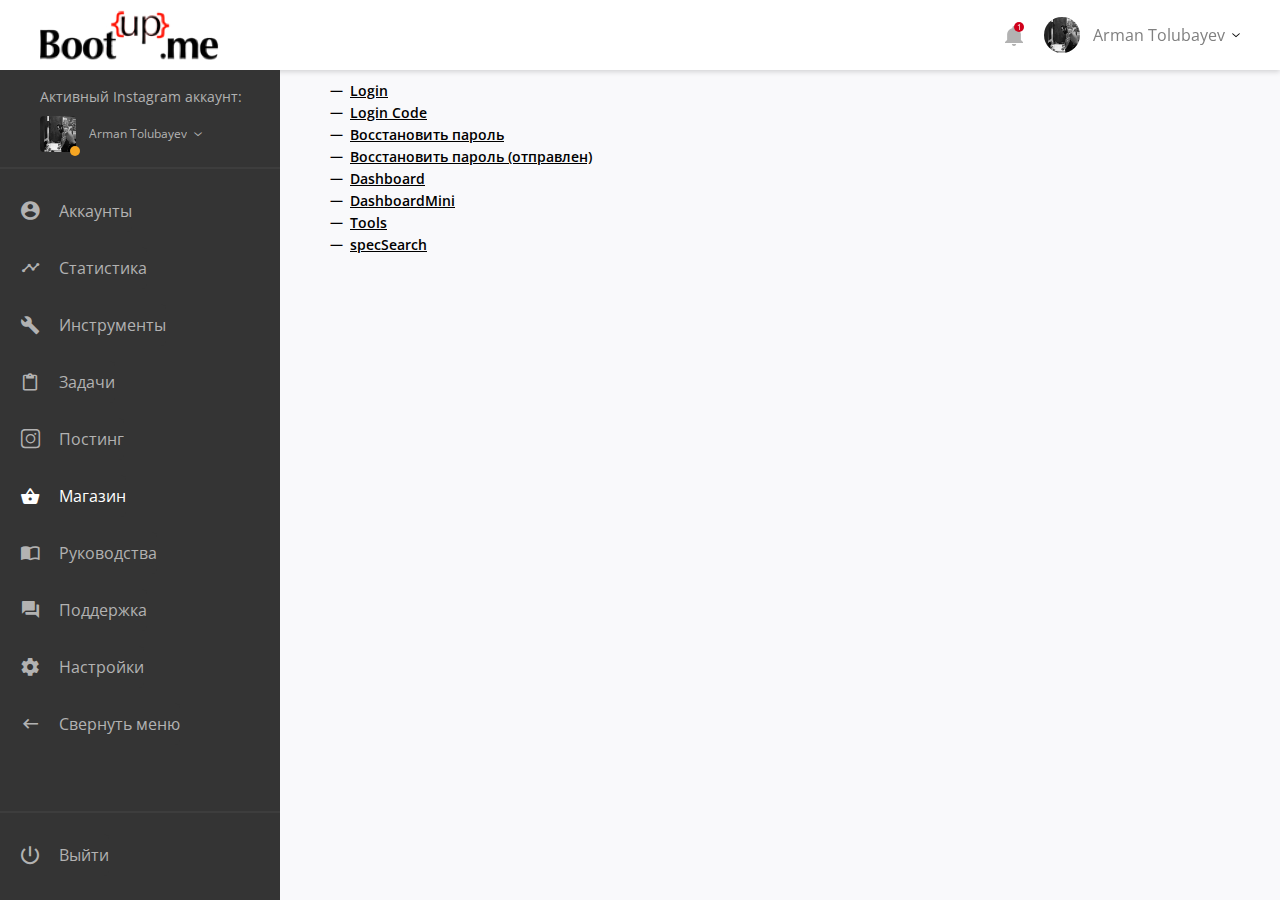
<file: index.html>
<!DOCTYPE html>
<html>
<head>
	<meta charset=utf-8>
	<title>Index</title>
	<meta name="viewport" id="viewport" content="width=device-width, initial-scale=1">
	
	<!--fonts-->
	<link href="https://fonts.googleapis.com/css?family=Open+Sans:300,400&amp;subset=cyrillic" rel="stylesheet">
	
	<!--styles-->
	<link rel="stylesheet" type="text/css" href="css/style.css" />
	
	<script src="https://apis.google.com/js/platform.js" async defer></script>
	<link href="https://fonts.googleapis.com/icon?family=Material+Icons" rel="stylesheet">
	
	<!--libs-->
	<!--[if lt IE 9]><script src="http://html5shiv.googlecode.com/svn/trunk/html5.js"></script><![endif]-->
	<script type="text/javascript" src="js/libs/jquery-11.js"></script>
	<script type="text/javascript" src="js/libs/device.min.js"></script>
	<script type="text/javascript" src="js/libs/moment.js"></script>
	<script type="text/javascript" src="js/libs/bootstrap.min.js"></script>
	<script type="text/javascript" src="js/libs/bootstrap-datetimepicker.js"></script>
	<!--custom scroll-->
	<script type="text/javascript" src="js/libs/scrollpane/jquery.jscrollpane.min.js"></script>
	<script type="text/javascript" src="js/libs/scrollpane/jquery.mousewheel.js"></script>
	<!--cut text and add dots-->
	<script type="text/javascript" src="js/libs/dodot/jquery.dotdotdot.min.js"></script>
	
	<!--formstyler-->
	<script type="text/javascript" src="js/libs/formstyler/jquery.formstyler.min.js"></script>
	
	<!--ui slider-->
	<script type="text/javascript" src="js/libs/ui_slider/jquery-ui.min.js"></script>
	
	<!--formstyler-->
	<script type="text/javascript" src="js/libs/materialize-tags/materialize-tags.js"></script>
	<script type="text/javascript" src="js/libs/materialize-tags/typeahead.jquery.js"></script>
	
	<!--modules-->
	<script type="text/javascript" src="js/modules/menu.js"></script>
	<script type="text/javascript" src="js/modules/notice.js"></script>
	<script type="text/javascript" src="js/modules/modal.js"></script>
	<script type="text/javascript" src="js/modules/toast.js"></script>
	
	<!--general-->
	<script type="text/javascript" src="js/common.js"></script>
	<style>
		.index_list {
			padding: 10px;
		}
		.index_list li a:hover {
			opacity: .6;
		}
		.index_list li a:before {
			position: absolute;
			top: 0;
			left: 0;
			content: '—';
			color: inherit;
			font-size: 0.8125rem;
		}
		.index_list li a {
			position: relative;
			display: inline-block;
			padding: 0 0 3px 20px;
			color: #000;
			text-decoration: underline;
			font-size: 14px;
			line-height: 17px;
			font-weight: 600;
		}
	</style>
</head>

<body>
    
<div id="menuHint__wrap" class="menuHint__wrap">
	<a href="" class="menuHint__link"></a>
</div>


<div class="modal fade" id="modalOffer">
	<div class="modal-dialog">
		<div class="modal-dialogAlignOut">
			<div class="modal-dialogAlignIn">
				<div class="modal-dialogContent w-l">
					<div class="modal__header">
						<span class="modal__close icon-cross" data-dismiss="modal"></span>
						<h2 class="modal__headerTitle">
							Соглашение / правила пользования системой
						</h2>
					</div>
					<div class="modal__body">
						<div class="modal__bodyIn w-l">
							
						</div>
					</div>
				</div>
			</div>
		</div>
	</div>
</div>

<div class="wrapper">
	<header class="header header-p-fixed">
		<a href="" class="menu__btn js-menuTrigger">
			<span class="menu__btnLine"></span>
			<span class="menu__btnLine"></span>
			<span class="menu__btnLine"></span>
		</a>
		<a href="" class="logo">
			<img src="images/logo.png" alt="bootUpMe" class="logo__pic"/>
		</a>
		<div class="dd headerUser">
			<a href="" class="ddTrigger icon-arrow headerUser__trigger" data-toggle="dropdown">
				<span class="headerUser__photo">
					<img src="images/img_cont/userPic.jpg" alt="" class="headerUser__pic"/>
				</span>
				<span class="ddTrigger__text headerUser__name">
					Arman Tolubayev
				</span>
			</a>
			<div class="ddMenu">
				<ul class="ddMenu__list">
					<li class="ddMenu__item headerUser__ddItem">
						<a href="" class="ddMenu__link">
							<span class="headerUser__ddItemIcon icon-settings navIcon-settings"></span>
							<span class="headerUser__ddItemText">Настройки</span>
						</a>
					</li>
					<li class="ddMenu__item headerUser__ddItem">
						<a href="" class="ddMenu__link">
							<span class="headerUser__ddItemIcon icon-power navIcon-leave"></span>
							<span class="headerUser__ddItemText">Выход</span>
						</a>
					</li>
				</ul>
			</div>
		</div>
		<div class="headerNotice">
			<a href="" class="headerNotice__trigger js-headerNotice">
				<span class="headerNotice__index">1</span>
				<img src="images/icons/pic-bell@2x.png" alt="" class="headerNotice__pic" />
			</a>
		</div>
	</header>
	<div class="menu ">
		<div class="menu__header">
			<div class="menu__headerTitle">Активный Instagram аккаунт:</div>
			<div class="dd menuUser__dd">
				<a href="" class="ddTrigger icon-arrow menuUser__trigger" data-toggle="dropdown">
					<span class="menuUser__photo">
						<span class="status notActive"></span>
						<img src="images/img_cont/userPic.jpg" alt="" class="menuUser__pic">
					</span>
					<span class="ddTrigger__text menuUser__name">
						Arman Tolubayev
					</span>
				</a>
				<div class="ddMenu">
					<ul class="ddMenu__list">
						<li class="ddMenu__item menuUser__ddItem">
							<a href="" class="ddMenu__link">
								<span class="menuUser__ddItemIcon icon-settings navIcon-settings"></span>
								<span class="menuUser__ddItemText">Настройки</span>
							</a>
						</li>
						<li class="ddMenu__item menuUser__ddItem">
							<a href="" class="ddMenu__link">
								<span class="menuUser__ddItemIcon icon-power navIcon-leave"></span>
								<span class="menuUser__ddItemText">Выход</span>
							</a>
						</li>
					</ul>
				</div>
			</div>
			
		</div>
		<div class="menu__footer">
			<a href="" class="nav__item menuHint" data-tooltip-text="Выйти">
				<span class="nav__itemIcon icon-power navIcon-leave"></span>
				<span class="nav__itemText">Выйти</span>
			</a>
		</div>
		
		<div class="menu__scroll">
			<div class="scrollpane">
				<nav class="nav">
					<a href="" class="nav__item menuHint" data-tooltip-text="Аккаунты">
						<span class="nav__itemIcon icon-user navIcon-acc"></span>
						<span class="nav__itemText">Аккаунты</span>
					</a>
					<a href="" class="nav__item menuHint" data-tooltip-text="Статистика">
						<span class="nav__itemIcon icon-chart navIcon-statistic"></span>
						<span class="nav__itemText">Статистика</span>
					</a>
					<a href="" class="nav__item menuHint" data-tooltip-text="Инструменты">
						<span class="nav__itemIcon icon-key navIcon-tools"></span>
						<span class="nav__itemText">Инструменты</span>
					</a>
					<a href="" class="nav__item menuHint" data-tooltip-text="Задачи">
						<span class="nav__itemIcon icon-notepad navIcon-goals"></span>
						<span class="nav__itemText">Задачи</span>
					</a>
					<a href="" class="nav__item menuHint" data-tooltip-text="Постинг">
						<span class="nav__itemIcon icon-instagram navIcon-insta"></span>
						<span class="nav__itemText">Постинг</span>
					</a>
					<a href="" class="nav__item active menuHint" data-tooltip-text="Магазин">
						<span class="nav__itemIcon icon-bag navIcon-shop"></span>
						<span class="nav__itemText">Магазин</span>
					</a>
					<a href="" class="nav__item menuHint" data-tooltip-text="Руководства">
						<span class="nav__itemIcon icon-book navIcon-management"></span>
						<span class="nav__itemText">Руководства</span>
					</a>
					<a href="" class="nav__item menuHint" data-tooltip-text="Поддержка">
						<span class="nav__itemIcon icon-msg navIcon-support"></span>
						<span class="nav__itemText">Поддержка</span>
					</a>
					<a href="" class="nav__item menuHint" data-tooltip-text="Настройки">
						<span class="nav__itemIcon icon-settings navIcon-settings"></span>
						<span class="nav__itemText">Настройки</span>
					</a>
					<a href="" class="nav__item menuHint js-menuTrigger" data-tooltip-text="Свернуть меню">
						<span class="nav__itemIcon icon-arrow2 navIcon-collapse navIcon-collapse"></span>
						<span class="nav__itemText">Свернуть меню</span>
					</a>
				</nav>
			</div>
		</div>
	</div>
	<div class="notice__wrap">
		<ul class="noticeNav__wrap">
			<li class="noticeNav__li active">
				<a href="" data-tab-class="notification" class="noticeNav__item js-noticeNav">Уведомления</a>
			</li>
			<li class="noticeNav__li">
				<a href="#" data-tab-class="msg" class="noticeNav__item js-noticeNav">Сообщения</a>
			</li>
		</ul>
		<div class="noticePane__wrap">
			<div class="noticePane active" id="notification">
				<div class="noticePane__scroll">
					<div class="scrollpane dark">
						<ul class="noticePane__list">
							<li class="noticeNote__item">
								<div class="noticeNote__icon icon-bag noticeIcon-shop"></div>
								<div class="noticeNote__info">
									<p>
										Заканчивается срок действия пакета PRO. Не забудьте продлить его до 5.11.2016
									</p>
								</div>
							</li>
							<li class="noticeNote__item">
								<div class="noticeNote__icon icon-instagram noticeIcon-insta"></div>
								<div class="noticeNote__info">
									<p>
										Запланированный вами пост на 23:15 1.11.2016 года опубликован
									</p>
								</div>
							</li>
							<li class="noticeNote__item">
								<div class="noticeNote__icon icon-notepad noticeIcon-goals"></div>
								<div class="noticeNote__info">
									<p>
										Задача “Поиск по Москве” завершена. Результат собран в файл “Москва для девушек”
									</p>
									<button class="btn btn-openNotice">Открыть</button>
								</div>
							</li>
							<li class="noticeNote__item">
								<div class="noticeNote__icon icon-chart noticeIcon-statistic"></div>
								<div class="noticeNote__info">
									<p>
										Статистика за октябрь 2016 года готова для анализа
									</p>
									<button class="btn btn-openNotice">Просмотреть</button>
								</div>
							</li>
							<li class="noticeNote__item">
								<div class="noticeNote__icon icon-bag noticeIcon-shop"></div>
								<div class="noticeNote__info">
									<p>
										В магазин добавлен новый пакет для поиска и анализа больших данных в облаке.
									</p>
								</div>
							</li>
						</ul>
					</div>
				</div>
			</div>
			<div class="noticePane" id="msg">
				<div class="noticePane__header">
					<div class="noticeSearch__wrap">
						<span class="noticeSearch__icon icon-search"></span>
						<input type="submit" class="noticeSearch__sbm">
						
						<div class="dd noticeSearch__sortDD">
							<a href="" class="ddTrigger icon-arrow" data-toggle="dropdown">
								<span class="ddTrigger__text">Только онлайн</span>
							</a>
							<div class="ddMenu">
								<ul class="ddMenu__list">
									<li class="ddMenu__item">
										<a href="" class="ddMenu__link">Только онлайн</a>
									</li>
									<li class="ddMenu__item">
										<a href="" class="ddMenu__link">Все</a>
									</li>
								</ul>
							</div>
						</div>
						
						<input type="text" class="field noticeSearch__field">
						<div class="bar"></div>
					</div>
				</div>
				<div class="noticePane__scroll noticePane__scroll-margin">
					<div class="scrollpane dark">
						<ul class="noticePane__list">
							<li class="noticeMsg__li">
								<a href="" class="noticeMsg__item">
									<span class="noticeMsg__pic">
										<span class="noticeMsg__userStatus green"></span>
										<img src="images/img_cont/userPic.jpg" alt="" class="noticeMsg__img"/>
									</span>
									<span class="noticeMsg__header">
										<span class="noticeMsg__date">12:43</span>
										<span class="noticeMsg__title">Не работает постинг</span>
									</span>
									<span class="noticeMsg__body">
										<span>
											Вы: Нет, это была системная ошибка, я ничего не могу сделать
										</span>
									</span>
								</a>
							</li>
							<li class="noticeMsg__li">
								<a href="" class="noticeMsg__item">
									<span class="noticeMsg__pic">
										<span class="noticeMsg__userStatus green"></span>
										<img src="images/img_cont/userPic.jpg" alt="" class="noticeMsg__img"/>
									</span>
									<span class="noticeMsg__header">
										<span class="noticeMsg__date">12:43</span>
										<span class="noticeMsg__title">Не могу скачать статистику</span>
									</span>
									<span class="noticeMsg__body">
										<span>
											На систему надейся, а сам не плошай. Пословица
										</span>
									</span>
								</a>
							</li>
							<li class="noticeMsg__li">
								<a href="" class="noticeMsg__item">
									<span class="noticeMsg__pic">
										<span class="noticeMsg__userStatus red"></span>
										<img src="images/img_cont/userPic.jpg" alt="" class="noticeMsg__img"/>
									</span>
									<span class="noticeMsg__header">
										<span class="noticeMsg__date">12:43</span>
										<span class="noticeMsg__title">А где раздел помощь?</span>
									</span>
									<span class="noticeMsg__body">
										<span>
											Я так и думала, что у вас там, что-то сломалось
										</span>
									</span>
								</a>
							</li>
							<li class="noticeMsg__li">
								<a href="" class="noticeMsg__item">
									<span class="noticeMsg__pic">
										<span class="noticeMsg__userStatus green"></span>
										<img src="images/img_cont/userPic.jpg" alt="" class="noticeMsg__img"/>
									</span>
									<span class="noticeMsg__header">
										<span class="noticeMsg__date">вчера</span>
										<span class="noticeMsg__title">Куда делся старый дизайн</span>
									</span>
									<span class="noticeMsg__body">
										<span>
											Куда делся старый дизайн
										</span>
									</span>
								</a>
							</li>
						</ul>
					</div>
				</div>
			</div>
		</div>
	</div>
	
	<section class="content content-shop ">
		<div class="index_sort">
            <ul class="index_list">
                <li class=""><a href="login.html">Login</a></li>
                <li class=""><a href="login_code.html">Login Code</a></li>
                <li class=""><a href="restore_pass.html">Восстановить пароль</a></li>
                <li class=""><a href="restore_pass_send.html">Восстановить пароль (отправлен)</a></li>
                <li class=""><a href="dashboard.html">Dashboard</a></li>
                <li class=""><a href="dashboardMini.html">DashboardMini</a></li>
                <li class=""><a href="tools.html">Tools</a></li>
                <li class=""><a href="specSearch.html">specSearch</a></li>
            </ul>
        </div>
	</section>
</div>
    


	<script>
		$(function() {
			function sort() {
				var items = $('.index_list > li > a'),
						$target = $('.index_sort .index_list');


				items.sort(function (a, b) {
					var an = $(a).text(),
							bn = $(b).text();
					if (an && bn) {
						return an.toUpperCase().localeCompare(bn.toUpperCase());
					}
					return 0;
				});
				items.parent().detach();
				items.parent().appendTo($target);
			}
//			sort();

		});

	</script>
</body>
</html>
</file>
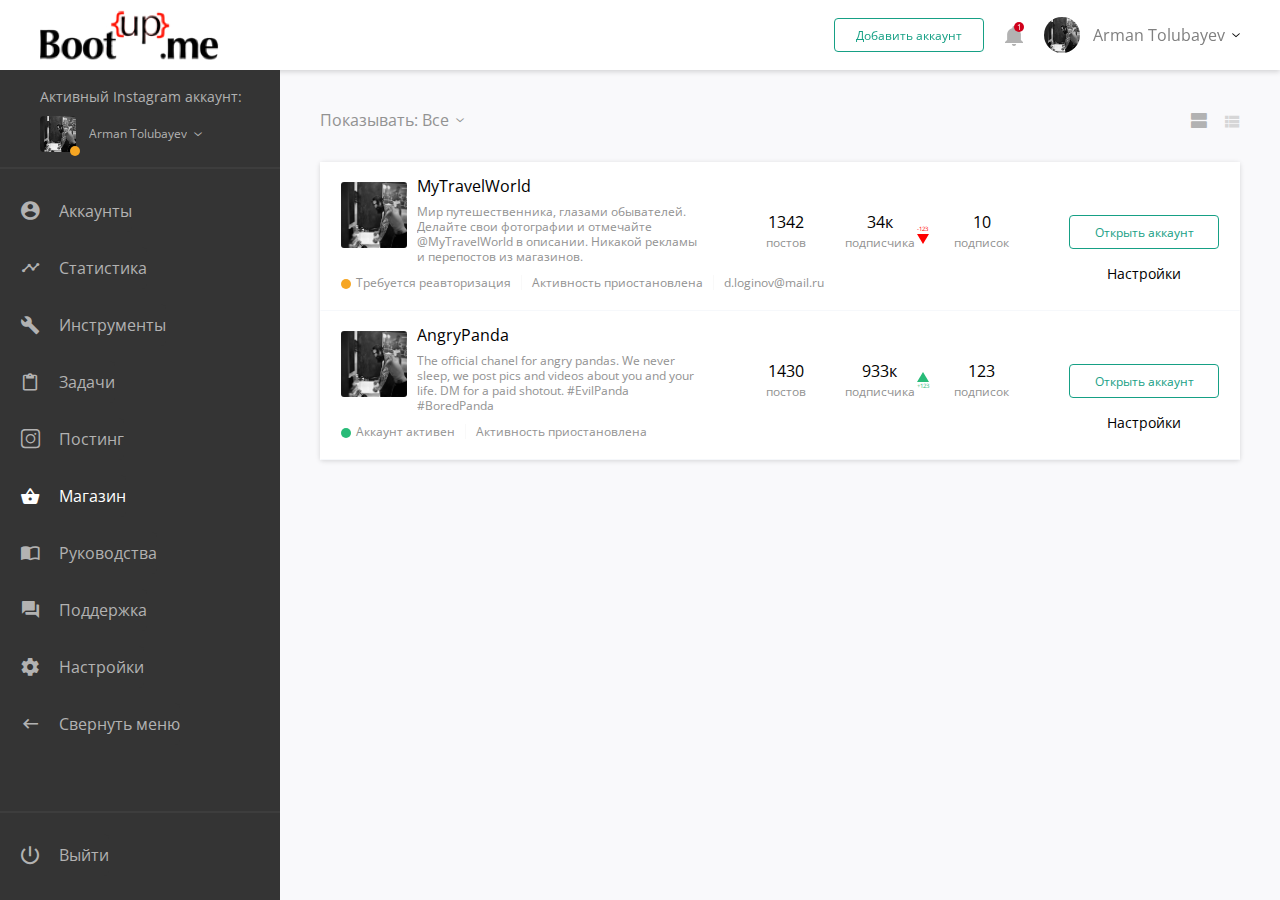
<file: dashboard.html>
<!DOCTYPE html>
<html>

<head>
    <meta charset=utf-8>
    <title>Dashboard</title>
    <meta name="viewport" id="viewport" content="width=device-width, initial-scale=1">

    <!--fonts-->
    <link href="https://fonts.googleapis.com/css?family=Open+Sans:300,400&amp;subset=cyrillic" rel="stylesheet">

    <!--styles-->
    <link rel="stylesheet" type="text/css" href="css/style.css" />

    <script src="https://apis.google.com/js/platform.js" async defer></script>
    <link href="https://fonts.googleapis.com/icon?family=Material+Icons" rel="stylesheet">

    <!--libs-->
    <!--[if lt IE 9]><script src="http://html5shiv.googlecode.com/svn/trunk/html5.js"></script><![endif]-->
    <script type="text/javascript" src="js/libs/jquery-11.js"></script>
    <script type="text/javascript" src="js/libs/device.min.js"></script>
    <script type="text/javascript" src="js/libs/moment.js"></script>
    <script type="text/javascript" src="js/libs/bootstrap.min.js"></script>
    <script type="text/javascript" src="js/libs/bootstrap-datetimepicker.js"></script>
    <!--custom scroll-->
    <script type="text/javascript" src="js/libs/scrollpane/jquery.jscrollpane.min.js"></script>
    <script type="text/javascript" src="js/libs/scrollpane/jquery.mousewheel.js"></script>
    <!--cut text and add dots-->
    <script type="text/javascript" src="js/libs/dodot/jquery.dotdotdot.min.js"></script>

    <!--formstyler-->
    <script type="text/javascript" src="js/libs/formstyler/jquery.formstyler.min.js"></script>

    <!--ui slider-->
    <script type="text/javascript" src="js/libs/ui_slider/jquery-ui.min.js"></script>

    <!--formstyler-->
    <script type="text/javascript" src="js/libs/materialize-tags/materialize-tags.js"></script>
    <script type="text/javascript" src="js/libs/materialize-tags/typeahead.jquery.js"></script>

    <!--modules-->
    <script type="text/javascript" src="js/modules/menu.js"></script>
    <script type="text/javascript" src="js/modules/notice.js"></script>
    <script type="text/javascript" src="js/modules/modal.js"></script>
    <script type="text/javascript" src="js/modules/toast.js"></script>

    <!--general-->
    <script type="text/javascript" src="js/common.js"></script>
    <script type="text/javascript" src="js/components/dashboard.js"></script>
</head>

<body>
    <div id="menuHint__wrap" class="menuHint__wrap">
        <a href="" class="menuHint__link"></a>
    </div>

    <div class="modal fade" id="modalAddAcc">
        <div class="modal-dialog">
            <div class="modal-dialogAlignOut">
                <div class="modal-dialogAlignIn">
                    <div class="modal-dialogContent w-l">
                        <div class="modal__header">
                            <span class="modal__close icon-cross" data-dismiss="modal"></span>
                            <h2 class="modal__headerTitle">
                                Добавление аккаунта
                            </h2>
                        </div>
                        <div class="modal__body">
                            <div class="addAcc__navWrap">
                                <ul class="addAcc__navList">
                                    <!--Possible class: active, done-->
                                    <li class="addAcc__navLi active">
                                        <a href="#step1" class="addAcc__navItem js-addAccNav" data-toggle="tab">
                                            <span class="addAcc__navItemIcon pic">
												<img src="images/icons/pic-sheet@2x.png" height="48" alt=""/>
											</span>
                                            <span class="addAcc__navItemText">
											Шаг 1: <br>
											Знакомство
										</span>
                                        </a>
                                    </li>
                                    <li class="addAcc__navLi">
                                        <a href="#step2" class="addAcc__navItem js-addAccNav" data-toggle="tab">
                                            <span class="addAcc__navItemIcon icon-instagram"></span>
                                            <span class="addAcc__navItemText">
											Шаг 2: <br>
											Авторизация
										</span>
                                        </a>
                                    </li>
                                    <li class="addAcc__navLi">
                                        <a href="#step3" class="addAcc__navItem js-addAccNav" data-toggle="tab">
                                            <span class="addAcc__navItemIcon icon-pin"></span>
                                            <span class="addAcc__navItemText">
											Шаг 3: <br>
											Завершение
										</span>
                                        </a>
                                    </li>
                                </ul>
                            </div>

                            <div class="addAcc__paneWrap">
                                <div class="addAcc__pane active" id="step1">
                                    <div class="addAcc__paneBody">
                                        <p>
                                            Перед добавлением нового аккаунта убедитесь, что у вас есть доступ к почте на которую зарегистрирован ваш аккаунт.
                                        </p>
                                        <p>
                                            Инстаграм может инициировать сброс пароля к вашему аккаунту или потребовать подтверждения.
                                        </p>
                                        <p>
                                            Подтвердив один раз с вашего телефона вы сможете пользоваться постингом без проблем.
                                        </p>
                                        <p>
                                            Будьте внимательны, поскольку мы будем информировать вас в случае возникновения ошибок по выбранному вами методу уведомлений в общих настройках.
                                        </p>
                                    </div>
                                    <div class="addAcc__paneFooter">
                                        <button class="btn btn-sbm">Далее</button>
                                    </div>
                                </div>
                                <div class="addAcc__pane" id="step2">
                                    <div class="addAcc__paneBody">
                                        <p>
                                            При нажатии на кнопку Авторизовать вы соглашаетесь с уловиями нашей публичной оферты и политики конфиденциальности.

                                        </p>
                                        <p>
                                            Добавленный вами аккаунт будет, автоматически, настроен на использование в постинге и задачах. Если же вам не нужны данные функции, то вы можете выключить их в настройках аккаунта после завершения авторизации.
                                        </p>
                                        <form action="#" class="addAcc__paneForm">
                                            <fieldset class="addAcc__paneFormItem">
                                                <legend class="addAcc__paneFormTitle">
                                                    <img src="images/instagram-logo-black.png" height="37" alt="" />
                                                </legend>
                                                <label class="row text_c">
													<span class="label">Логин</span>
													<span class="field__wrap">
														<input type="text" class="field" placeholder="Введите логин" tabindex="1">
													</span>
												</label>
                                                <label class="row text_c">
													<span class="label">Пароль</span>
													<span class="field__wrap">
														<input type="text" class="field" placeholder="Введите пароль" tabindex="2">
													</span>
												</label>
                                                <div class="row">
                                                    <button class="btn btn-sbm" tabindex="3">Авторизовать</button>
                                                </div>
                                            </fieldset>
                                        </form>
                                    </div>
                                    <div class="addAcc__paneFooter">
                                        <button class="btn btn-cancel" tabindex="4">Отмена</button>
                                        <button class="btn btn-sbm" tabindex="5">Далее</button>
                                    </div>
                                </div>
                                <div class="addAcc__pane" id="step3">
                                    <div class="addAcc__paneBody">
                                        <p class="text_c">
                                            Аккаунт, успешно, добавлен и будет доступен в панели “Мои Аккаунты” через несколько мгновений.
                                        </p>
                                        <div class="addAcc__paneAcc">
                                            <div class="addAcc__paneAccPic">
                                                <img src="images/img_cont/userPic.jpg" alt="" />
                                            </div>
                                            <div class="addAcc__paneAccName">MyTravelWorld</div>
                                            <label class="row text_c">
												<span class="label">Назовите свой аккаунт для быстрого поиска:</span>
												<span class="field__wrap">
													<input type="text" class="field" placeholder="Введите имя" tabindex="1">
												</span>
											</label>
                                        </div>

                                    </div>
                                    <div class="addAcc__paneFooter">
                                        <button class="btn btn-sbm" tabindex="2">OK</button>
                                    </div>
                                </div>
                            </div>
                        </div>
                    </div>
                </div>
            </div>
        </div>
    </div>

    <div class="wrapper">
        <header class="header header-p-fixed">
            <a href="" class="menu__btn js-menuTrigger">
                <span class="menu__btnLine"></span>
                <span class="menu__btnLine"></span>
                <span class="menu__btnLine"></span>
            </a>
            <a href="" class="logo">
                <img src="images/logo.png" alt="bootUpMe" class="logo__pic" />
            </a>
            <div class="dd headerUser">
                <a href="" class="ddTrigger icon-arrow headerUser__trigger" data-toggle="dropdown">
                    <span class="headerUser__photo">
					<img src="images/img_cont/userPic.jpg" alt="" class="headerUser__pic"/>
				</span>
                    <span class="ddTrigger__text headerUser__name">
					Arman Tolubayev
				</span>
                </a>
                <div class="ddMenu">
                    <ul class="ddMenu__list">
                        <li class="ddMenu__item headerUser__ddItem text_c visible-xs">
                            <button class="btn btn-sbm" data-toggle="modal" data-target="#modalAddAcc">Добавить аккаунт</button>
                        </li>
                        <li class="ddMenu__item headerUser__ddItem">
                            <a href="" class="ddMenu__link">
                                <span class="headerUser__ddItemIcon icon-settings navIcon-settings"></span>
                                <span class="headerUser__ddItemText">Настройки</span>
                            </a>
                        </li>
                        <li class="ddMenu__item headerUser__ddItem">
                            <a href="" class="ddMenu__link">
                                <span class="headerUser__ddItemIcon icon-power navIcon-leave"></span>
                                <span class="headerUser__ddItemText">Выход</span>
                            </a>
                        </li>
                    </ul>
                </div>
            </div>
            <div class="headerNotice">
                <a href="" class="headerNotice__trigger js-headerNotice">
                    <span class="headerNotice__index">1</span>
                    <img src="images/icons/pic-bell@2x.png" alt="" class="headerNotice__pic" />
                </a>
            </div>
            <div class="headerAdd hidden-xs">
                <button class="btn btn-sbm" data-toggle="modal" data-target="#modalAddAcc">Добавить аккаунт</button>
            </div>
        </header>
        <div class="menu ">
            <div class="menu__header">
                <div class="menu__headerTitle">Активный Instagram аккаунт:</div>
                <div class="dd menuUser__dd">
                    <a href="" class="ddTrigger icon-arrow menuUser__trigger" data-toggle="dropdown">
                        <span class="menuUser__photo">
						<span class="status notActive"></span>
                        <img src="images/img_cont/userPic.jpg" alt="" class="menuUser__pic">
                        </span>
                        <span class="ddTrigger__text menuUser__name">
						Arman Tolubayev
					</span>
                    </a>
                    <div class="ddMenu">
                        <ul class="ddMenu__list">
                            <li class="ddMenu__item menuUser__ddItem">
                                <a href="" class="ddMenu__link">
                                    <span class="menuUser__ddItemIcon icon-settings navIcon-settings"></span>
                                    <span class="menuUser__ddItemText">Настройки</span>
                                </a>
                            </li>
                            <li class="ddMenu__item menuUser__ddItem">
                                <a href="" class="ddMenu__link">
                                    <span class="menuUser__ddItemIcon icon-power navIcon-leave"></span>
                                    <span class="menuUser__ddItemText">Выход</span>
                                </a>
                            </li>
                        </ul>
                    </div>
                </div>

            </div>
            <div class="menu__footer">
                <a href="" class="nav__item menuHint" data-tooltip-text="Выйти">
                    <span class="nav__itemIcon icon-power navIcon-leave"></span>
                    <span class="nav__itemText">Выйти</span>
                </a>
            </div>

            <div class="menu__scroll">
                <div class="scrollpane">
                    <nav class="nav">
                        <a href="" class="nav__item menuHint" data-tooltip-text="Аккаунты">
                            <span class="nav__itemIcon icon-user navIcon-acc"></span>
                            <span class="nav__itemText">Аккаунты</span>
                        </a>
                        <a href="" class="nav__item menuHint" data-tooltip-text="Статистика">
                            <span class="nav__itemIcon icon-chart navIcon-statistic"></span>
                            <span class="nav__itemText">Статистика</span>
                        </a>
                        <a href="" class="nav__item menuHint" data-tooltip-text="Инструменты">
                            <span class="nav__itemIcon icon-key navIcon-tools"></span>
                            <span class="nav__itemText">Инструменты</span>
                        </a>
                        <a href="" class="nav__item menuHint" data-tooltip-text="Задачи">
                            <span class="nav__itemIcon icon-notepad navIcon-goals"></span>
                            <span class="nav__itemText">Задачи</span>
                        </a>
                        <a href="" class="nav__item menuHint" data-tooltip-text="Постинг">
                            <span class="nav__itemIcon icon-instagram navIcon-insta"></span>
                            <span class="nav__itemText">Постинг</span>
                        </a>
                        <a href="" class="nav__item active menuHint" data-tooltip-text="Магазин">
                            <span class="nav__itemIcon icon-bag navIcon-shop"></span>
                            <span class="nav__itemText">Магазин</span>
                        </a>
                        <a href="" class="nav__item menuHint" data-tooltip-text="Руководства">
                            <span class="nav__itemIcon icon-book navIcon-management"></span>
                            <span class="nav__itemText">Руководства</span>
                        </a>
                        <a href="" class="nav__item menuHint" data-tooltip-text="Поддержка">
                            <span class="nav__itemIcon icon-msg navIcon-support"></span>
                            <span class="nav__itemText">Поддержка</span>
                        </a>
                        <a href="" class="nav__item menuHint" data-tooltip-text="Настройки">
                            <span class="nav__itemIcon icon-settings navIcon-settings"></span>
                            <span class="nav__itemText">Настройки</span>
                        </a>
                        <a href="0" class="nav__item menuHint js-menuTrigger" data-tooltip-text="Свернуть меню">
                            <span class="nav__itemIcon icon-arrow2 navIcon-collapse navIcon-collapse"></span>
                            <span class="nav__itemText">Свернуть меню</span>
                        </a>
                    </nav>
                </div>
            </div>
        </div>
        <div class="notice__wrap">
            <ul class="noticeNav__wrap">
                <li class="noticeNav__li active">
                    <a href="" data-tab-class="notification" class="noticeNav__item js-noticeNav">Уведомления</a>
                </li>
                <li class="noticeNav__li">
                    <a href="#" data-tab-class="msg" class="noticeNav__item js-noticeNav">Сообщения</a>
                </li>
            </ul>
            <div class="noticePane__wrap">
                <div class="noticePane active" id="notification">
                    <div class="noticePane__scroll">
                        <div class="scrollpane dark">
                            <ul class="noticePane__list">
                                <li class="noticeNote__item">
                                    <div class="noticeNote__icon icon-bag noticeIcon-shop"></div>
                                    <div class="noticeNote__info">
                                        <p>
                                            Заканчивается срок действия пакета PRO. Не забудьте продлить его до 5.11.2016
                                        </p>
                                    </div>
                                </li>
                                <li class="noticeNote__item">
                                    <div class="noticeNote__icon icon-instagram noticeIcon-insta"></div>
                                    <div class="noticeNote__info">
                                        <p>
                                            Запланированный вами пост на 23:15 1.11.2016 года опубликован
                                        </p>
                                    </div>
                                </li>
                                <li class="noticeNote__item">
                                    <div class="noticeNote__icon icon-notepad noticeIcon-goals"></div>
                                    <div class="noticeNote__info">
                                        <p>
                                            Задача “Поиск по Москве” завершена. Результат собран в файл “Москва для девушек”
                                        </p>
                                        <button class="btn btn-openNotice">Открыть</button>
                                    </div>
                                </li>
                                <li class="noticeNote__item">
                                    <div class="noticeNote__icon icon-chart noticeIcon-statistic"></div>
                                    <div class="noticeNote__info">
                                        <p>
                                            Статистика за октябрь 2016 года готова для анализа
                                        </p>
                                        <button class="btn btn-openNotice">Просмотреть</button>
                                    </div>
                                </li>
                                <li class="noticeNote__item">
                                    <div class="noticeNote__icon icon-bag noticeIcon-shop"></div>
                                    <div class="noticeNote__info">
                                        <p>
                                            В магазин добавлен новый пакет для поиска и анализа больших данных в облаке.
                                        </p>
                                    </div>
                                </li>
                            </ul>
                        </div>
                    </div>
                </div>
                <div class="noticePane" id="msg">
                    <div class="noticePane__header">
                        <div class="noticeSearch__wrap">
                            <span class="noticeSearch__icon icon-search"></span>
                            <input type="submit" class="noticeSearch__sbm">

                            <div class="dd noticeSearch__sortDD">
                                <a href="" class="ddTrigger icon-arrow" data-toggle="dropdown">
                                    <span class="ddTrigger__text">Только онлайн</span>
                                </a>
                                <div class="ddMenu">
                                    <ul class="ddMenu__list">
                                        <li class="ddMenu__item">
                                            <a href="" class="ddMenu__link">Только онлайн</a>
                                        </li>
                                        <li class="ddMenu__item">
                                            <a href="" class="ddMenu__link">Все</a>
                                        </li>
                                    </ul>
                                </div>
                            </div>

                            <input type="text" class="field noticeSearch__field">
                            <div class="bar"></div>
                        </div>
                    </div>
                    <div class="noticePane__scroll noticePane__scroll-margin">
                        <div class="scrollpane dark">
                            <ul class="noticePane__list">
                                <li class="noticeMsg__li">
                                    <a href="" class="noticeMsg__item">
                                        <span class="noticeMsg__pic">
										<span class="noticeMsg__userStatus green"></span>
                                        <img src="images/img_cont/userPic.jpg" alt="" class="noticeMsg__img" />
                                        </span>
                                        <span class="noticeMsg__header">
										<span class="noticeMsg__date">12:43</span>
                                        <span class="noticeMsg__title">Не работает постинг</span>
                                        </span>
                                        <span class="noticeMsg__body">
										<span>
											Вы: Нет, это была системная ошибка, я ничего не могу сделать
										</span>
                                        </span>
                                    </a>
                                </li>
                                <li class="noticeMsg__li">
                                    <a href="" class="noticeMsg__item">
                                        <span class="noticeMsg__pic">
										<span class="noticeMsg__userStatus green"></span>
                                        <img src="images/img_cont/userPic.jpg" alt="" class="noticeMsg__img" />
                                        </span>
                                        <span class="noticeMsg__header">
										<span class="noticeMsg__date">12:43</span>
                                        <span class="noticeMsg__title">Не могу скачать статистику</span>
                                        </span>
                                        <span class="noticeMsg__body">
										<span>
											На систему надейся, а сам не плошай. Пословица
										</span>
                                        </span>
                                    </a>
                                </li>
                                <li class="noticeMsg__li">
                                    <a href="" class="noticeMsg__item">
                                        <span class="noticeMsg__pic">
										<span class="noticeMsg__userStatus red"></span>
                                        <img src="images/img_cont/userPic.jpg" alt="" class="noticeMsg__img" />
                                        </span>
                                        <span class="noticeMsg__header">
										<span class="noticeMsg__date">12:43</span>
                                        <span class="noticeMsg__title">А где раздел помощь?</span>
                                        </span>
                                        <span class="noticeMsg__body">
										<span>
											Я так и думала, что у вас там, что-то сломалось
										</span>
                                        </span>
                                    </a>
                                </li>
                                <li class="noticeMsg__li">
                                    <a href="" class="noticeMsg__item">
                                        <span class="noticeMsg__pic">
										<span class="noticeMsg__userStatus green"></span>
                                        <img src="images/img_cont/userPic.jpg" alt="" class="noticeMsg__img" />
                                        </span>
                                        <span class="noticeMsg__header">
										<span class="noticeMsg__date">вчера</span>
                                        <span class="noticeMsg__title">Куда делся старый дизайн</span>
                                        </span>
                                        <span class="noticeMsg__body">
										<span>
											Куда делся старый дизайн
										</span>
                                        </span>
                                    </a>
                                </li>
                            </ul>
                        </div>
                    </div>
                </div>
            </div>
        </div>

        <section class="content content-db ">
            <div class="main">
                <div class="filter__wrap">
                    <div class="filter__col left">
                        <div class="filter__item">
                            <div class="filter__title">Показывать:</div>
                            <div class="dd filter__dd">
                                <a href="" class="ddTrigger icon-arrow" data-toggle="dropdown">
                                    <div class="ddTrigger__text">Все</div>
                                </a>
                                <div class="ddMenu">
                                    <ul class="ddMenu__list">
                                        <li class="ddMenu__item">
                                            <a href="" class="ddMenu__link js-dd-sel">Все</a>
                                        </li>
                                        <li class="ddMenu__item">
                                            <a href="" class="ddMenu__link js-dd-sel">ТестТест</a>
                                        </li>
                                    </ul>
                                </div>
                            </div>
                        </div>
                    </div>
                    <div class="filter__col right">
                        <div class="filter__item">
                            <a href="#dbItemView-lg" class="filter__type active">
                                <span class="filter__typeIcon icon-type-lg"></span>
                            </a>
                            <a href="#dbItemView-sm" class="filter__type">
                                <span class="filter__typeIcon icon-type-sm"></span>
                            </a>
                        </div>
                    </div>
                </div>
                <div class="mainSection db__itemView active" id="dbItemView-lg">
                    <div class="db__item">
                        <div class="db__itemPic">
                            <img src="images/img_cont/userPic.jpg" alt="" class="db__itemImg">
                        </div>
                        <div class="db__itemText">
                            <div class="db__itemInfo">
                                <div class="db__itemName">MyTravelWorld</div>
                                <div class="db__itemDescr">
                                    Мир путешественника, глазами обывателей. Делайте свои фотографии и отмечайте @MyTravelWorld в описании. Никакой рекламы и перепостов из магазинов.
                                </div>
                            </div>
                            <div class="db__itemBtns">
                                <button class="btn btn-dbOpenAcc">Открыть аккаунт</button>
                                <a href="" class="db__itemSettings">Настройки</a>
                            </div>
                            <div class="db__itemData">
                                <div class="db__itemDataLi">
                                    <div class="db__itemDataNum">1342</div>
                                    <div class="db__itemDataLabel">постов</div>
                                </div>
                                <div class="db__itemDataLi">
                                    <div class="db__itemDataNum">34к</div>
                                    <div class="db__itemDataLabel">подписчика
                                        <div class="db__dif neg">
                                            <div class="db__difNum">-123</div>
                                            <div class="db__difIcon"></div>
                                        </div>
                                    </div>
                                </div>
                                <div class="db__itemDataLi">
                                    <div class="db__itemDataNum">10</div>
                                    <div class="db__itemDataLabel">подписок</div>
                                </div>
                            </div>

                        </div>
                        <div class="db__itemFooter">
                            <div class="db__itemFooterLi">
                                <span class="status notActive"></span>
                                <span class="">Требуется реавторизация</span>
                            </div>
                            <div class="db__itemFooterLi">Активность приостановлена</div>
                            <div class="db__itemFooterLi">d.loginov@mail.ru</div>
                        </div>
                    </div>
                    <div class="db__item">
                        <div class="db__itemPic">
                            <img src="images/img_cont/userPic.jpg" alt="" class="db__itemImg">
                        </div>
                        <div class="db__itemText">
                            <div class="db__itemInfo">
                                <div class="db__itemName">AngryPanda</div>
                                <div class="db__itemDescr">
                                    The official chanel for angry pandas. We never sleep, we post pics and videos about you and your life. DM for a paid shotout. #EvilPanda #BoredPanda
                                </div>
                            </div>
                            <div class="db__itemBtns">
                                <button class="btn btn-dbOpenAcc">Открыть аккаунт</button>
                                <a href="" class="db__itemSettings">Настройки</a>
                            </div>
                            <div class="db__itemData">
                                <div class="db__itemDataLi">
                                    <div class="db__itemDataNum">1430</div>
                                    <div class="db__itemDataLabel">постов</div>
                                </div>
                                <div class="db__itemDataLi">
                                    <div class="db__itemDataNum">933к</div>
                                    <div class="db__itemDataLabel">подписчика
                                        <div class="db__dif pos">
                                            <div class="db__difIcon"></div>
                                            <div class="db__difNum">+123</div>
                                        </div>
                                    </div>
                                </div>
                                <div class="db__itemDataLi">
                                    <div class="db__itemDataNum">123</div>
                                    <div class="db__itemDataLabel">подписок</div>
                                </div>
                            </div>

                        </div>
                        <div class="db__itemFooter">
                            <div class="db__itemFooterLi">
                                <span class="status active"></span>
                                <span class="">Аккаунт активен</span>
                            </div>
                            <div class="db__itemFooterLi">Активность приостановлена</div>
                        </div>
                    </div>
                </div>
                <div class="mainSection db__itemView" id="dbItemView-sm">
                    <div class="db__table">
                        <div class="db__tableHead">
                            <div class="db__td">
                                <div class="db__tdIn">
                                    <span class="textEl">Аккаунт</span>
                                </div>
                            </div>
                            <div class="db__td">
                                <div class="db__tdIn">
                                    <span class="textEl">Постов</span>
                                </div>
                            </div>
                            <div class="db__td">
                                <div class="db__tdIn">
                                    <span class="textEl">Подписчики</span>
                                </div>
                            </div>
                            <div class="db__td">
                                <div class="db__tdIn">
                                    <span class="textEl">Подписок</span>
                                </div>
                            </div>
                            <div class="db__td">
                                <div class="db__tdIn">
                                    <span class="textEl">Активная задача</span>
                                </div>
                            </div>
                            <div class="db__td">
                                <div class="db__tdIn">
                                    <span class="textEl">Настройки</span>
                                </div>
                            </div>
                            <div class="db__td">
                                <div class="db__tdIn"></div>
                            </div>
                        </div>
                        <div class="db__tableRow">
                            <div class="db__td">
                                <div class="db__tdIn">
                                    <div class="db__tableUserDD dd">
                                        <a href="" class="ddTrigger icon-arrow" data-toggle="dropdown">
                                            <span class="status active"></span>
                                            <span class="ddTrigger__text">MyTravelWorld</span>
                                        </a>
                                        <div class="ddMenu">
                                            <ul class="ddMenu__list">
                                                <li class="ddMenu__item">
                                                    <a href="" class="ddMenu__link">Test1</a>
                                                </li>
                                                <li class="ddMenu__item">
                                                    <a href="" class="ddMenu__link">Test2</a>
                                                </li>
                                            </ul>
                                        </div>
                                    </div>
                                </div>
                            </div>
                            <div class="db__td">
                                <div class="db__tdIn">
                                    <span class="textEl">1 374</span>
                                    <span class="db__tdDif neg">-1</span>
                                </div>
                            </div>
                            <div class="db__td">
                                <div class="db__tdIn">
                                    <span class="textEl">34 564</span>
                                    <span class="db__tdDif neg">-1</span>
                                </div>
                            </div>
                            <div class="db__td">
                                <div class="db__tdIn">
                                    <span class="textEl">234</span>
                                    <span class="db__tdDif neg">-1</span>
                                </div>
                            </div>
                            <div class="db__td">
                                <div class="db__tdIn">
                                    <span class="textEl">Поиск по тегу #Москва</span>
                                </div>
                            </div>
                            <div class="db__td">
                                <div class="db__tdIn">
                                    <div class="db__moreIcon icon-dots"></div>
                                </div>
                            </div>
                            <div class="db__td">
                                <div class="db__tdIn">
                                    <span class="textEl"><a href="" class="db__tdLink">Открыть</a></span>
                                </div>
                            </div>
                        </div>
                        <div class="db__tableRow">
                            <div class="db__td">
                                <div class="db__tdIn">
                                    <div class="db__tableUserDD dd">
                                        <a href="" class="ddTrigger icon-arrow" data-toggle="dropdown">
                                            <span class="status notActive"></span>
                                            <span class="ddTrigger__text">TattooPics</span>
                                        </a>
                                        <div class="ddMenu">
                                            <ul class="ddMenu__list">
                                                <li class="ddMenu__item">
                                                    <a href="" class="ddMenu__link">Test1</a>
                                                </li>
                                                <li class="ddMenu__item">
                                                    <a href="" class="ddMenu__link">Test2</a>
                                                </li>
                                            </ul>
                                        </div>
                                    </div>
                                </div>
                            </div>
                            <div class="db__td">
                                <div class="db__tdIn">
                                    <span class="textEl">1 246</span>
                                    <span class="db__tdDif pos">+9</span>
                                </div>
                            </div>
                            <div class="db__td">
                                <div class="db__tdIn">
                                    <span class="textEl">321 345</span>
                                    <span class="db__tdDif pos">+9</span>
                                </div>
                            </div>
                            <div class="db__td">
                                <div class="db__tdIn">
                                    <span class="textEl">253</span>
                                    <span class="db__tdDif pos">+9</span>
                                </div>
                            </div>
                            <div class="db__td">
                                <div class="db__tdIn">
                                    <span class="textEl">Лайки из файла МояМоскваДевушки</span>
                                    <!--Постинг изображений из файла “Хипс…-->
                                    <!--—-->
                                    <!--—-->
                                    <!--—-->
                                    <!--Комментирование изображений из ф...-->
                                    <!--—-->
                                </div>
                            </div>
                            <div class="db__td">
                                <div class="db__tdIn">
                                    <div class="db__moreIcon icon-dots"></div>
                                </div>
                            </div>
                            <div class="db__td">
                                <div class="db__tdIn">
                                    <span class="textEl"><a href="" class="db__tdLink">Открыть</a></span>
                                </div>
                            </div>
                        </div>
                        <div class="db__tableRow">
                            <div class="db__td">
                                <div class="db__tdIn">
                                    <div class="db__tableUserDD dd">
                                        <a href="" class="ddTrigger icon-arrow" data-toggle="dropdown">
                                            <span class="status active"></span>
                                            <span class="ddTrigger__text">MyTravelWorld</span>
                                        </a>
                                        <div class="ddMenu">
                                            <ul class="ddMenu__list">
                                                <li class="ddMenu__item">
                                                    <a href="" class="ddMenu__link">Test1</a>
                                                </li>
                                                <li class="ddMenu__item">
                                                    <a href="" class="ddMenu__link">Test2</a>
                                                </li>
                                            </ul>
                                        </div>
                                    </div>
                                </div>
                            </div>
                            <div class="db__td">
                                <div class="db__tdIn">
                                    <span class="textEl">1 374</span>
                                    <span class="db__tdDif neg">-1</span>
                                </div>
                            </div>
                            <div class="db__td">
                                <div class="db__tdIn">
                                    <span class="textEl">34 564</span>
                                    <span class="db__tdDif neg">-1</span>
                                </div>
                            </div>
                            <div class="db__td">
                                <div class="db__tdIn">
                                    <span class="textEl">234</span>
                                    <span class="db__tdDif neg">-1</span>
                                </div>
                            </div>
                            <div class="db__td">
                                <div class="db__tdIn">
                                    <span class="textEl">Поиск по тегу #Москва</span>
                                </div>
                            </div>
                            <div class="db__td">
                                <div class="db__tdIn">
                                    <div class="db__moreIcon icon-dots"></div>
                                </div>
                            </div>
                            <div class="db__td">
                                <div class="db__tdIn">
                                    <span class="textEl"><a href="" class="db__tdLink">Открыть</a></span>
                                </div>
                            </div>
                        </div>
                        <div class="db__tableRow">
                            <div class="db__td">
                                <div class="db__tdIn">
                                    <div class="db__tableUserDD dd">
                                        <a href="" class="ddTrigger icon-arrow" data-toggle="dropdown">
                                            <span class="status notActive"></span>
                                            <span class="ddTrigger__text">TattooPics</span>
                                        </a>
                                        <div class="ddMenu">
                                            <ul class="ddMenu__list">
                                                <li class="ddMenu__item">
                                                    <a href="" class="ddMenu__link">Test1</a>
                                                </li>
                                                <li class="ddMenu__item">
                                                    <a href="" class="ddMenu__link">Test2</a>
                                                </li>
                                            </ul>
                                        </div>
                                    </div>
                                </div>
                            </div>
                            <div class="db__td">
                                <div class="db__tdIn">
                                    <span class="textEl">1 246</span>
                                    <span class="db__tdDif pos">+9</span>
                                </div>
                            </div>
                            <div class="db__td">
                                <div class="db__tdIn">
                                    <span class="textEl">321 345</span>
                                    <span class="db__tdDif pos">+9</span>
                                </div>
                            </div>
                            <div class="db__td">
                                <div class="db__tdIn">
                                    <span class="textEl">253</span>
                                    <span class="db__tdDif pos">+9</span>
                                </div>
                            </div>
                            <div class="db__td">
                                <div class="db__tdIn">
                                    <span class="textEl">—</span>
                                </div>
                            </div>
                            <div class="db__td">
                                <div class="db__tdIn">
                                    <div class="db__moreIcon icon-dots"></div>
                                </div>
                            </div>
                            <div class="db__td">
                                <div class="db__tdIn">
                                    <span class="textEl"><a href="" class="db__tdLink">Открыть</a></span>
                                </div>
                            </div>
                        </div>
                    </div>
                </div>
            </div>
        </section>
    </div>
</body>

</html>
</file>
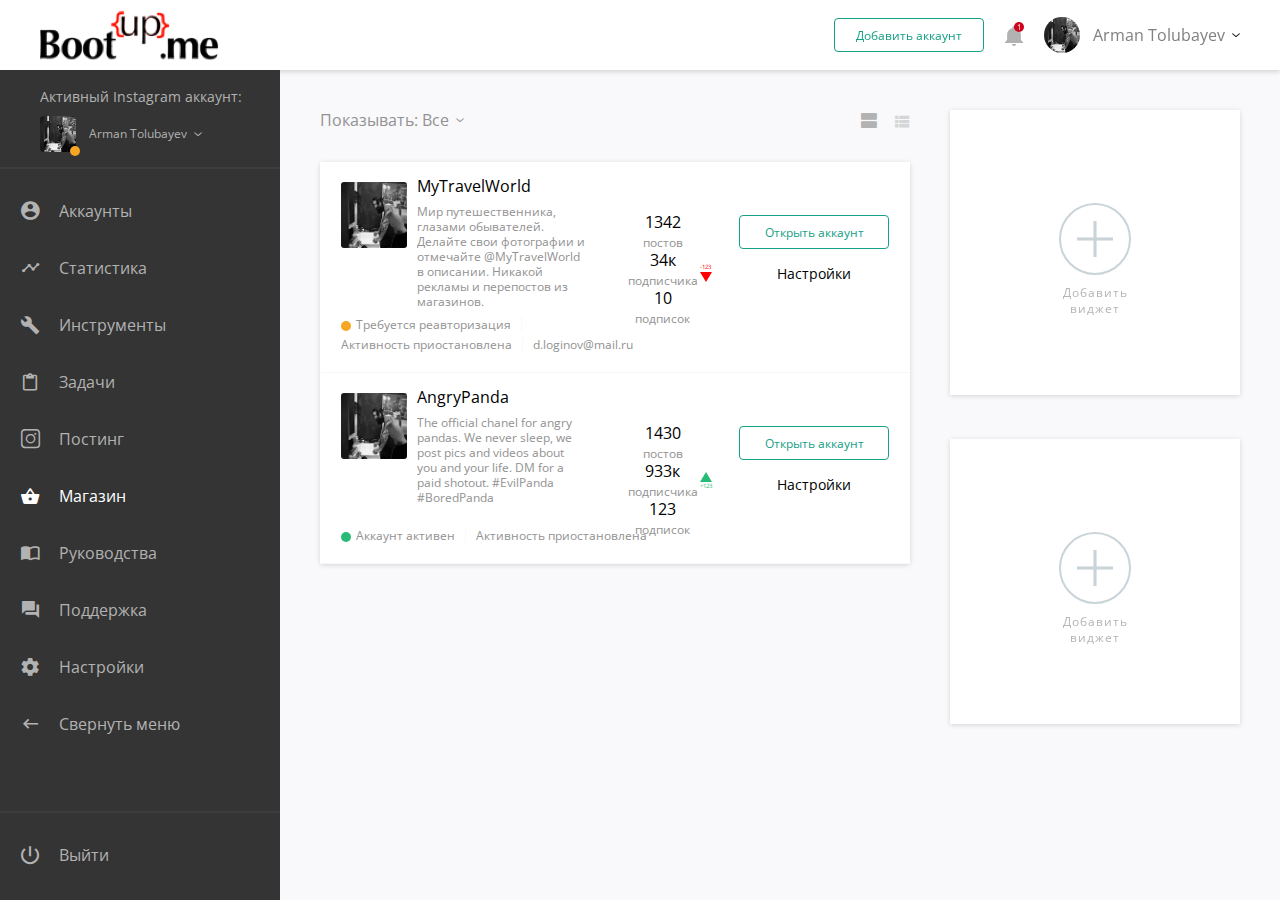
<file: dashboardMini.html>
<!DOCTYPE html>
<html>

<head>
    <meta charset=utf-8>
    <title>DashboardMini</title>
    <meta name="viewport" id="viewport" content="width=device-width, initial-scale=1">

    <!--fonts-->
    <link href="https://fonts.googleapis.com/css?family=Open+Sans:300,400&amp;subset=cyrillic" rel="stylesheet">

    <!--styles-->
    <link rel="stylesheet" type="text/css" href="css/style.css" />

    <script src="https://apis.google.com/js/platform.js" async defer></script>
    <link href="https://fonts.googleapis.com/icon?family=Material+Icons" rel="stylesheet">

    <!--libs-->
    <!--[if lt IE 9]><script src="http://html5shiv.googlecode.com/svn/trunk/html5.js"></script><![endif]-->
    <script type="text/javascript" src="js/libs/jquery-11.js"></script>
    <script type="text/javascript" src="js/libs/device.min.js"></script>
    <script type="text/javascript" src="js/libs/moment.js"></script>
    <script type="text/javascript" src="js/libs/bootstrap.min.js"></script>
    <script type="text/javascript" src="js/libs/bootstrap-datetimepicker.js"></script>
    <!--custom scroll-->
    <script type="text/javascript" src="js/libs/scrollpane/jquery.jscrollpane.min.js"></script>
    <script type="text/javascript" src="js/libs/scrollpane/jquery.mousewheel.js"></script>
    <!--cut text and add dots-->
    <script type="text/javascript" src="js/libs/dodot/jquery.dotdotdot.min.js"></script>

    <!--formstyler-->
    <script type="text/javascript" src="js/libs/formstyler/jquery.formstyler.min.js"></script>

    <!--ui slider-->
    <script type="text/javascript" src="js/libs/ui_slider/jquery-ui.min.js"></script>

    <!--formstyler-->
    <script type="text/javascript" src="js/libs/materialize-tags/materialize-tags.js"></script>
    <script type="text/javascript" src="js/libs/materialize-tags/typeahead.jquery.js"></script>

    <!--modules-->
    <script type="text/javascript" src="js/modules/menu.js"></script>
    <script type="text/javascript" src="js/modules/notice.js"></script>
    <script type="text/javascript" src="js/modules/modal.js"></script>
    <script type="text/javascript" src="js/modules/toast.js"></script>

    <!--general-->
    <script type="text/javascript" src="js/common.js"></script>
    <script type="text/javascript" src="js/components/dashboard.js"></script>
</head>

<body>
    <div id="menuHint__wrap" class="menuHint__wrap">
        <a href="" class="menuHint__link"></a>
    </div>

    <div class="modal fade" id="modalAddAcc">
        <div class="modal-dialog">
            <div class="modal-dialogAlignOut">
                <div class="modal-dialogAlignIn">
                    <div class="modal-dialogContent w-l">
                        <div class="modal__header">
                            <span class="modal__close icon-cross" data-dismiss="modal"></span>
                            <h2 class="modal__headerTitle">
                                Добавление аккаунта
                            </h2>
                        </div>
                        <div class="modal__body">
                            <div class="addAcc__navWrap">
                                <ul class="addAcc__navList">
                                    <!--Possible class: active, done-->
                                    <li class="addAcc__navLi active">
                                        <a href="#step1" class="addAcc__navItem js-addAccNav" data-toggle="tab">
                                            <span class="addAcc__navItemIcon pic">
												<img src="images/icons/pic-sheet@2x.png" height="48" alt=""/>
											</span>
                                            <span class="addAcc__navItemText">
											Шаг 1: <br>
											Знакомство
										</span>
                                        </a>
                                    </li>
                                    <li class="addAcc__navLi">
                                        <a href="#step2" class="addAcc__navItem js-addAccNav" data-toggle="tab">
                                            <span class="addAcc__navItemIcon icon-instagram"></span>
                                            <span class="addAcc__navItemText">
											Шаг 2: <br>
											Авторизация
										</span>
                                        </a>
                                    </li>
                                    <li class="addAcc__navLi">
                                        <a href="#step3" class="addAcc__navItem js-addAccNav" data-toggle="tab">
                                            <span class="addAcc__navItemIcon icon-pin"></span>
                                            <span class="addAcc__navItemText">
											Шаг 3: <br>
											Завершение
										</span>
                                        </a>
                                    </li>
                                </ul>
                            </div>

                            <div class="addAcc__paneWrap">
                                <div class="addAcc__pane active" id="step1">
                                    <div class="addAcc__paneBody">
                                        <p>
                                            Перед добавлением нового аккаунта убедитесь, что у вас есть доступ к почте на которую зарегистрирован ваш аккаунт.
                                        </p>
                                        <p>
                                            Инстаграм может инициировать сброс пароля к вашему аккаунту или потребовать подтверждения.
                                        </p>
                                        <p>
                                            Подтвердив один раз с вашего телефона вы сможете пользоваться постингом без проблем.
                                        </p>
                                        <p>
                                            Будьте внимательны, поскольку мы будем информировать вас в случае возникновения ошибок по выбранному вами методу уведомлений в общих настройках.
                                        </p>
                                    </div>
                                    <div class="addAcc__paneFooter">
                                        <button class="btn btn-sbm">Далее</button>
                                    </div>
                                </div>
                                <div class="addAcc__pane" id="step2">
                                    <div class="addAcc__paneBody">
                                        <p>
                                            При нажатии на кнопку Авторизовать вы соглашаетесь с уловиями нашей публичной оферты и политики конфиденциальности.

                                        </p>
                                        <p>
                                            Добавленный вами аккаунт будет, автоматически, настроен на использование в постинге и задачах. Если же вам не нужны данные функции, то вы можете выключить их в настройках аккаунта после завершения авторизации.
                                        </p>
                                        <form action="#" class="addAcc__paneForm">
                                            <fieldset class="addAcc__paneFormItem">
                                                <legend class="addAcc__paneFormTitle">
                                                    <img src="images/instagram-logo-black.png" height="37" alt="" />
                                                </legend>
                                                <label class="row text_c">
													<span class="label">Логин</span>
													<span class="field__wrap">
														<input type="text" class="field" placeholder="Введите логин" tabindex="1">
													</span>
												</label>
                                                <label class="row text_c">
													<span class="label">Пароль</span>
													<span class="field__wrap">
														<input type="text" class="field" placeholder="Введите пароль" tabindex="2">
													</span>
												</label>
                                                <div class="row">
                                                    <button class="btn btn-sbm" tabindex="3">Авторизовать</button>
                                                </div>
                                            </fieldset>
                                        </form>
                                    </div>
                                    <div class="addAcc__paneFooter">
                                        <button class="btn btn-cancel" tabindex="4">Отмена</button>
                                        <button class="btn btn-sbm" tabindex="5">Далее</button>
                                    </div>
                                </div>
                                <div class="addAcc__pane" id="step3">
                                    <div class="addAcc__paneBody">
                                        <p class="text_c">
                                            Аккаунт, успешно, добавлен и будет доступен в панели “Мои Аккаунты” через несколько мгновений.
                                        </p>
                                        <div class="addAcc__paneAcc">
                                            <div class="addAcc__paneAccPic">
                                                <img src="images/img_cont/userPic.jpg" alt="" />
                                            </div>
                                            <div class="addAcc__paneAccName">MyTravelWorld</div>
                                            <label class="row text_c">
												<span class="label">Назовите свой аккаунт для быстрого поиска:</span>
												<span class="field__wrap">
													<input type="text" class="field" placeholder="Введите имя" tabindex="1">
												</span>
											</label>
                                        </div>

                                    </div>
                                    <div class="addAcc__paneFooter">
                                        <button class="btn btn-sbm" tabindex="2">OK</button>
                                    </div>
                                </div>
                            </div>
                        </div>
                    </div>
                </div>
            </div>
        </div>
    </div>

    <div class="wrapper">
        <header class="header header-p-fixed">
            <a href="" class="menu__btn js-menuTrigger">
                <span class="menu__btnLine"></span>
                <span class="menu__btnLine"></span>
                <span class="menu__btnLine"></span>
            </a>
            <a href="" class="logo">
                <img src="images/logo.png" alt="bootUpMe" class="logo__pic" />
            </a>
            <div class="dd headerUser">
                <a href="" class="ddTrigger icon-arrow headerUser__trigger" data-toggle="dropdown">
                    <span class="headerUser__photo">
					<img src="images/img_cont/userPic.jpg" alt="" class="headerUser__pic"/>
				</span>
                    <span class="ddTrigger__text headerUser__name">
					Arman Tolubayev
				</span>
                </a>
                <div class="ddMenu">
                    <ul class="ddMenu__list">
                        <li class="ddMenu__item headerUser__ddItem text_c visible-xs">
                            <button class="btn btn-sbm" data-toggle="modal" data-target="#modalAddAcc">Добавить аккаунт</button>
                        </li>
                        <li class="ddMenu__item headerUser__ddItem">
                            <a href="" class="ddMenu__link">
                                <span class="headerUser__ddItemIcon icon-settings navIcon-settings"></span>
                                <span class="headerUser__ddItemText">Настройки</span>
                            </a>
                        </li>
                        <li class="ddMenu__item headerUser__ddItem">
                            <a href="" class="ddMenu__link">
                                <span class="headerUser__ddItemIcon icon-power navIcon-leave"></span>
                                <span class="headerUser__ddItemText">Выход</span>
                            </a>
                        </li>
                    </ul>
                </div>
            </div>
            <div class="headerNotice">
                <a href="" class="headerNotice__trigger js-headerNotice">
                    <span class="headerNotice__index">1</span>
                    <img src="images/icons/pic-bell@2x.png" alt="" class="headerNotice__pic" />
                </a>
            </div>
            <div class="headerAdd hidden-xs">
                <button class="btn btn-sbm" data-toggle="modal" data-target="#modalAddAcc">Добавить аккаунт</button>
            </div>
        </header>
        <div class="menu ">
            <div class="menu__header">
                <div class="menu__headerTitle">Активный Instagram аккаунт:</div>
                <div class="dd menuUser__dd">
                    <a href="" class="ddTrigger icon-arrow menuUser__trigger" data-toggle="dropdown">
                        <span class="menuUser__photo">
						<span class="status notActive"></span>
                        <img src="images/img_cont/userPic.jpg" alt="" class="menuUser__pic">
                        </span>
                        <span class="ddTrigger__text menuUser__name">
						Arman Tolubayev
					</span>
                    </a>
                    <div class="ddMenu">
                        <ul class="ddMenu__list">
                            <li class="ddMenu__item menuUser__ddItem">
                                <a href="" class="ddMenu__link">
                                    <span class="menuUser__ddItemIcon icon-settings navIcon-settings"></span>
                                    <span class="menuUser__ddItemText">Настройки</span>
                                </a>
                            </li>
                            <li class="ddMenu__item menuUser__ddItem">
                                <a href="" class="ddMenu__link">
                                    <span class="menuUser__ddItemIcon icon-power navIcon-leave"></span>
                                    <span class="menuUser__ddItemText">Выход</span>
                                </a>
                            </li>
                        </ul>
                    </div>
                </div>

            </div>
            <div class="menu__footer">
                <a href="" class="nav__item menuHint" data-tooltip-text="Выйти">
                    <span class="nav__itemIcon icon-power navIcon-leave"></span>
                    <span class="nav__itemText">Выйти</span>
                </a>
            </div>

            <div class="menu__scroll">
                <div class="scrollpane">
                    <nav class="nav">
                        <a href="" class="nav__item menuHint" data-tooltip-text="Аккаунты">
                            <span class="nav__itemIcon icon-user navIcon-acc"></span>
                            <span class="nav__itemText">Аккаунты</span>
                        </a>
                        <a href="" class="nav__item menuHint" data-tooltip-text="Статистика">
                            <span class="nav__itemIcon icon-chart navIcon-statistic"></span>
                            <span class="nav__itemText">Статистика</span>
                        </a>
                        <a href="" class="nav__item menuHint" data-tooltip-text="Инструменты">
                            <span class="nav__itemIcon icon-key navIcon-tools"></span>
                            <span class="nav__itemText">Инструменты</span>
                        </a>
                        <a href="" class="nav__item menuHint" data-tooltip-text="Задачи">
                            <span class="nav__itemIcon icon-notepad navIcon-goals"></span>
                            <span class="nav__itemText">Задачи</span>
                        </a>
                        <a href="" class="nav__item menuHint" data-tooltip-text="Постинг">
                            <span class="nav__itemIcon icon-instagram navIcon-insta"></span>
                            <span class="nav__itemText">Постинг</span>
                        </a>
                        <a href="" class="nav__item active menuHint" data-tooltip-text="Магазин">
                            <span class="nav__itemIcon icon-bag navIcon-shop"></span>
                            <span class="nav__itemText">Магазин</span>
                        </a>
                        <a href="" class="nav__item menuHint" data-tooltip-text="Руководства">
                            <span class="nav__itemIcon icon-book navIcon-management"></span>
                            <span class="nav__itemText">Руководства</span>
                        </a>
                        <a href="" class="nav__item menuHint" data-tooltip-text="Поддержка">
                            <span class="nav__itemIcon icon-msg navIcon-support"></span>
                            <span class="nav__itemText">Поддержка</span>
                        </a>
                        <a href="" class="nav__item menuHint" data-tooltip-text="Настройки">
                            <span class="nav__itemIcon icon-settings navIcon-settings"></span>
                            <span class="nav__itemText">Настройки</span>
                        </a>
                        <a href="0" class="nav__item menuHint js-menuTrigger" data-tooltip-text="Свернуть меню">
                            <span class="nav__itemIcon icon-arrow2 navIcon-collapse navIcon-collapse"></span>
                            <span class="nav__itemText">Свернуть меню</span>
                        </a>
                    </nav>
                </div>
            </div>
        </div>
        <div class="notice__wrap">
            <ul class="noticeNav__wrap">
                <li class="noticeNav__li active">
                    <a href="" data-tab-class="notification" class="noticeNav__item js-noticeNav">Уведомления</a>
                </li>
                <li class="noticeNav__li">
                    <a href="#" data-tab-class="msg" class="noticeNav__item js-noticeNav">Сообщения</a>
                </li>
            </ul>
            <div class="noticePane__wrap">
                <div class="noticePane active" id="notification">
                    <div class="noticePane__scroll">
                        <div class="scrollpane dark">
                            <ul class="noticePane__list">
                                <li class="noticeNote__item">
                                    <div class="noticeNote__icon icon-bag noticeIcon-shop"></div>
                                    <div class="noticeNote__info">
                                        <p>
                                            Заканчивается срок действия пакета PRO. Не забудьте продлить его до 5.11.2016
                                        </p>
                                    </div>
                                </li>
                                <li class="noticeNote__item">
                                    <div class="noticeNote__icon icon-instagram noticeIcon-insta"></div>
                                    <div class="noticeNote__info">
                                        <p>
                                            Запланированный вами пост на 23:15 1.11.2016 года опубликован
                                        </p>
                                    </div>
                                </li>
                                <li class="noticeNote__item">
                                    <div class="noticeNote__icon icon-notepad noticeIcon-goals"></div>
                                    <div class="noticeNote__info">
                                        <p>
                                            Задача “Поиск по Москве” завершена. Результат собран в файл “Москва для девушек”
                                        </p>
                                        <button class="btn btn-openNotice">Открыть</button>
                                    </div>
                                </li>
                                <li class="noticeNote__item">
                                    <div class="noticeNote__icon icon-chart noticeIcon-statistic"></div>
                                    <div class="noticeNote__info">
                                        <p>
                                            Статистика за октябрь 2016 года готова для анализа
                                        </p>
                                        <button class="btn btn-openNotice">Просмотреть</button>
                                    </div>
                                </li>
                                <li class="noticeNote__item">
                                    <div class="noticeNote__icon icon-bag noticeIcon-shop"></div>
                                    <div class="noticeNote__info">
                                        <p>
                                            В магазин добавлен новый пакет для поиска и анализа больших данных в облаке.
                                        </p>
                                    </div>
                                </li>
                            </ul>
                        </div>
                    </div>
                </div>
                <div class="noticePane" id="msg">
                    <div class="noticePane__header">
                        <div class="noticeSearch__wrap">
                            <span class="noticeSearch__icon icon-search"></span>
                            <input type="submit" class="noticeSearch__sbm">

                            <div class="dd noticeSearch__sortDD">
                                <a href="" class="ddTrigger icon-arrow" data-toggle="dropdown">
                                    <span class="ddTrigger__text">Только онлайн</span>
                                </a>
                                <div class="ddMenu">
                                    <ul class="ddMenu__list">
                                        <li class="ddMenu__item">
                                            <a href="" class="ddMenu__link">Только онлайн</a>
                                        </li>
                                        <li class="ddMenu__item">
                                            <a href="" class="ddMenu__link">Все</a>
                                        </li>
                                    </ul>
                                </div>
                            </div>

                            <input type="text" class="field noticeSearch__field">
                            <div class="bar"></div>
                        </div>
                    </div>
                    <div class="noticePane__scroll noticePane__scroll-margin">
                        <div class="scrollpane dark">
                            <ul class="noticePane__list">
                                <li class="noticeMsg__li">
                                    <a href="" class="noticeMsg__item">
                                        <span class="noticeMsg__pic">
										<span class="noticeMsg__userStatus green"></span>
                                        <img src="images/img_cont/userPic.jpg" alt="" class="noticeMsg__img" />
                                        </span>
                                        <span class="noticeMsg__header">
										<span class="noticeMsg__date">12:43</span>
                                        <span class="noticeMsg__title">Не работает постинг</span>
                                        </span>
                                        <span class="noticeMsg__body">
										<span>
											Вы: Нет, это была системная ошибка, я ничего не могу сделать
										</span>
                                        </span>
                                    </a>
                                </li>
                                <li class="noticeMsg__li">
                                    <a href="" class="noticeMsg__item">
                                        <span class="noticeMsg__pic">
										<span class="noticeMsg__userStatus green"></span>
                                        <img src="images/img_cont/userPic.jpg" alt="" class="noticeMsg__img" />
                                        </span>
                                        <span class="noticeMsg__header">
										<span class="noticeMsg__date">12:43</span>
                                        <span class="noticeMsg__title">Не могу скачать статистику</span>
                                        </span>
                                        <span class="noticeMsg__body">
										<span>
											На систему надейся, а сам не плошай. Пословица
										</span>
                                        </span>
                                    </a>
                                </li>
                                <li class="noticeMsg__li">
                                    <a href="" class="noticeMsg__item">
                                        <span class="noticeMsg__pic">
										<span class="noticeMsg__userStatus red"></span>
                                        <img src="images/img_cont/userPic.jpg" alt="" class="noticeMsg__img" />
                                        </span>
                                        <span class="noticeMsg__header">
										<span class="noticeMsg__date">12:43</span>
                                        <span class="noticeMsg__title">А где раздел помощь?</span>
                                        </span>
                                        <span class="noticeMsg__body">
										<span>
											Я так и думала, что у вас там, что-то сломалось
										</span>
                                        </span>
                                    </a>
                                </li>
                                <li class="noticeMsg__li">
                                    <a href="" class="noticeMsg__item">
                                        <span class="noticeMsg__pic">
										<span class="noticeMsg__userStatus green"></span>
                                        <img src="images/img_cont/userPic.jpg" alt="" class="noticeMsg__img" />
                                        </span>
                                        <span class="noticeMsg__header">
										<span class="noticeMsg__date">вчера</span>
                                        <span class="noticeMsg__title">Куда делся старый дизайн</span>
                                        </span>
                                        <span class="noticeMsg__body">
										<span>
											Куда делся старый дизайн
										</span>
                                        </span>
                                    </a>
                                </li>
                            </ul>
                        </div>
                    </div>
                </div>
            </div>
        </div>

        <section class="content content-db ">
            <div class="sidebar sidebar-fixed">
                <a href="" class="addWidget">
                    <span class="addWidget__icon icon-cross2"></span>
                    <span class="addWidget__text">Добавить <br> виджет</span>
                </a>
                <a href="" class="addWidget">
                    <span class="addWidget__icon icon-cross2"></span>
                    <span class="addWidget__text">Добавить <br> виджет</span>
                </a>
            </div>
            <div class="main">
                <div class="filter__wrap">
                    <div class="filter__col left">
                        <div class="filter__item">
                            <div class="filter__title">Показывать:</div>
                            <div class="dd filter__dd">
                                <a href="" class="ddTrigger icon-arrow" data-toggle="dropdown">
                                    <div class="ddTrigger__text">Все</div>
                                </a>
                                <div class="ddMenu">
                                    <ul class="ddMenu__list">
                                        <li class="ddMenu__item">
                                            <a href="" class="ddMenu__link js-dd-sel">Все</a>
                                        </li>
                                        <li class="ddMenu__item">
                                            <a href="" class="ddMenu__link js-dd-sel">ТестТест</a>
                                        </li>
                                    </ul>
                                </div>
                            </div>
                        </div>
                    </div>
                    <div class="filter__col right">
                        <div class="filter__item">
                            <a href="#dbItemView-lg" class="filter__type active">
                                <span class="filter__typeIcon icon-type-lg"></span>
                            </a>
                            <a href="#dbItemView-sm" class="filter__type">
                                <span class="filter__typeIcon icon-type-sm"></span>
                            </a>
                        </div>
                    </div>
                </div>
                <div class="mainSection db__itemView active" id="dbItemView-lg">
                    <div class="db__item">
                        <div class="db__itemPic">
                            <img src="images/img_cont/userPic.jpg" alt="" class="db__itemImg">
                        </div>
                        <div class="db__itemText">
                            <div class="db__itemInfo">
                                <div class="db__itemName">MyTravelWorld</div>
                                <div class="db__itemDescr">
                                    Мир путешественника, глазами обывателей. Делайте свои фотографии и отмечайте @MyTravelWorld в описании. Никакой рекламы и перепостов из магазинов.
                                </div>
                            </div>
                            <div class="db__itemBtns">
                                <button class="btn btn-dbOpenAcc">Открыть аккаунт</button>
                                <a href="" class="db__itemSettings">Настройки</a>
                            </div>
                            <div class="db__itemData">
                                <div class="db__itemDataLi">
                                    <div class="db__itemDataNum">1342</div>
                                    <div class="db__itemDataLabel">постов</div>
                                </div>
                                <div class="db__itemDataLi">
                                    <div class="db__itemDataNum">34к</div>
                                    <div class="db__itemDataLabel">подписчика
                                        <div class="db__dif neg">
                                            <div class="db__difNum">-123</div>
                                            <div class="db__difIcon"></div>
                                        </div>
                                    </div>
                                </div>
                                <div class="db__itemDataLi">
                                    <div class="db__itemDataNum">10</div>
                                    <div class="db__itemDataLabel">подписок</div>
                                </div>
                            </div>

                        </div>
                        <div class="db__itemFooter">
                            <div class="db__itemFooterLi">
                                <span class="status notActive"></span>
                                <span class="">Требуется реавторизация</span>
                            </div>
                            <div class="db__itemFooterLi">Активность приостановлена</div>
                            <div class="db__itemFooterLi">d.loginov@mail.ru</div>
                        </div>
                    </div>
                    <div class="db__item">
                        <div class="db__itemPic">
                            <img src="images/img_cont/userPic.jpg" alt="" class="db__itemImg">
                        </div>
                        <div class="db__itemText">
                            <div class="db__itemInfo">
                                <div class="db__itemName">AngryPanda</div>
                                <div class="db__itemDescr">
                                    The official chanel for angry pandas. We never sleep, we post pics and videos about you and your life. DM for a paid shotout. #EvilPanda #BoredPanda
                                </div>
                            </div>
                            <div class="db__itemBtns">
                                <button class="btn btn-dbOpenAcc">Открыть аккаунт</button>
                                <a href="" class="db__itemSettings">Настройки</a>
                            </div>
                            <div class="db__itemData">
                                <div class="db__itemDataLi">
                                    <div class="db__itemDataNum">1430</div>
                                    <div class="db__itemDataLabel">постов</div>
                                </div>
                                <div class="db__itemDataLi">
                                    <div class="db__itemDataNum">933к</div>
                                    <div class="db__itemDataLabel">подписчика
                                        <div class="db__dif pos">
                                            <div class="db__difIcon"></div>
                                            <div class="db__difNum">+123</div>
                                        </div>
                                    </div>
                                </div>
                                <div class="db__itemDataLi">
                                    <div class="db__itemDataNum">123</div>
                                    <div class="db__itemDataLabel">подписок</div>
                                </div>
                            </div>

                        </div>
                        <div class="db__itemFooter">
                            <div class="db__itemFooterLi">
                                <span class="status active"></span>
                                <span class="">Аккаунт активен</span>
                            </div>
                            <div class="db__itemFooterLi">Активность приостановлена</div>
                        </div>
                    </div>
                </div>
                <div class="mainSection db__itemView" id="dbItemView-sm">
                    <div class="db__table">
                        <div class="db__tableHead">
                            <div class="db__td">
                                <div class="db__tdIn">
                                    <span class="textEl">Аккаунт</span>
                                </div>
                            </div>
                            <div class="db__td">
                                <div class="db__tdIn">
                                    <span class="textEl">Постов</span>
                                </div>
                            </div>
                            <div class="db__td">
                                <div class="db__tdIn">
                                    <span class="textEl">Подписчики</span>
                                </div>
                            </div>
                            <div class="db__td">
                                <div class="db__tdIn">
                                    <span class="textEl">Подписок</span>
                                </div>
                            </div>
                            <div class="db__td">
                                <div class="db__tdIn">
                                    <span class="textEl">Активная задача</span>
                                </div>
                            </div>
                            <div class="db__td">
                                <div class="db__tdIn">
                                    <span class="textEl">Настройки</span>
                                </div>
                            </div>
                            <div class="db__td">
                                <div class="db__tdIn"></div>
                            </div>
                        </div>
                        <div class="db__tableRow">
                            <div class="db__td">
                                <div class="db__tdIn">
                                    <div class="db__tableUserDD dd">
                                        <a href="" class="ddTrigger icon-arrow" data-toggle="dropdown">
                                            <span class="status active"></span>
                                            <span class="ddTrigger__text">MyTravelWorld</span>
                                        </a>
                                        <div class="ddMenu">
                                            <ul class="ddMenu__list">
                                                <li class="ddMenu__item">
                                                    <a href="" class="ddMenu__link">Test1</a>
                                                </li>
                                                <li class="ddMenu__item">
                                                    <a href="" class="ddMenu__link">Test2</a>
                                                </li>
                                            </ul>
                                        </div>
                                    </div>
                                </div>
                            </div>
                            <div class="db__td">
                                <div class="db__tdIn">
                                    <span class="textEl">1 374</span>
                                    <span class="db__tdDif neg">-1</span>
                                </div>
                            </div>
                            <div class="db__td">
                                <div class="db__tdIn">
                                    <span class="textEl">34 564</span>
                                    <span class="db__tdDif neg">-1</span>
                                </div>
                            </div>
                            <div class="db__td">
                                <div class="db__tdIn">
                                    <span class="textEl">234</span>
                                    <span class="db__tdDif neg">-1</span>
                                </div>
                            </div>
                            <div class="db__td">
                                <div class="db__tdIn">
                                    <span class="textEl">Поиск по тегу #Москва</span>
                                </div>
                            </div>
                            <div class="db__td">
                                <div class="db__tdIn">
                                    <div class="db__moreIcon icon-dots"></div>
                                </div>
                            </div>
                            <div class="db__td">
                                <div class="db__tdIn">
                                    <span class="textEl"><a href="" class="db__tdLink">Открыть</a></span>
                                </div>
                            </div>
                        </div>
                        <div class="db__tableRow">
                            <div class="db__td">
                                <div class="db__tdIn">
                                    <div class="db__tableUserDD dd">
                                        <a href="" class="ddTrigger icon-arrow" data-toggle="dropdown">
                                            <span class="status notActive"></span>
                                            <span class="ddTrigger__text">TattooPics</span>
                                        </a>
                                        <div class="ddMenu">
                                            <ul class="ddMenu__list">
                                                <li class="ddMenu__item">
                                                    <a href="" class="ddMenu__link">Test1</a>
                                                </li>
                                                <li class="ddMenu__item">
                                                    <a href="" class="ddMenu__link">Test2</a>
                                                </li>
                                            </ul>
                                        </div>
                                    </div>
                                </div>
                            </div>
                            <div class="db__td">
                                <div class="db__tdIn">
                                    <span class="textEl">1 246</span>
                                    <span class="db__tdDif pos">+9</span>
                                </div>
                            </div>
                            <div class="db__td">
                                <div class="db__tdIn">
                                    <span class="textEl">321 345</span>
                                    <span class="db__tdDif pos">+9</span>
                                </div>
                            </div>
                            <div class="db__td">
                                <div class="db__tdIn">
                                    <span class="textEl">253</span>
                                    <span class="db__tdDif pos">+9</span>
                                </div>
                            </div>
                            <div class="db__td">
                                <div class="db__tdIn">
                                    <span class="textEl">Лайки из файла МояМоскваДевушки</span>
                                    <!--Постинг изображений из файла “Хипс…-->
                                    <!--—-->
                                    <!--—-->
                                    <!--—-->
                                    <!--Комментирование изображений из ф...-->
                                    <!--—-->
                                </div>
                            </div>
                            <div class="db__td">
                                <div class="db__tdIn">
                                    <div class="db__moreIcon icon-dots"></div>
                                </div>
                            </div>
                            <div class="db__td">
                                <div class="db__tdIn">
                                    <span class="textEl"><a href="" class="db__tdLink">Открыть</a></span>
                                </div>
                            </div>
                        </div>
                        <div class="db__tableRow">
                            <div class="db__td">
                                <div class="db__tdIn">
                                    <div class="db__tableUserDD dd">
                                        <a href="" class="ddTrigger icon-arrow" data-toggle="dropdown">
                                            <span class="status active"></span>
                                            <span class="ddTrigger__text">MyTravelWorld</span>
                                        </a>
                                        <div class="ddMenu">
                                            <ul class="ddMenu__list">
                                                <li class="ddMenu__item">
                                                    <a href="" class="ddMenu__link">Test1</a>
                                                </li>
                                                <li class="ddMenu__item">
                                                    <a href="" class="ddMenu__link">Test2</a>
                                                </li>
                                            </ul>
                                        </div>
                                    </div>
                                </div>
                            </div>
                            <div class="db__td">
                                <div class="db__tdIn">
                                    <span class="textEl">1 374</span>
                                    <span class="db__tdDif neg">-1</span>
                                </div>
                            </div>
                            <div class="db__td">
                                <div class="db__tdIn">
                                    <span class="textEl">34 564</span>
                                    <span class="db__tdDif neg">-1</span>
                                </div>
                            </div>
                            <div class="db__td">
                                <div class="db__tdIn">
                                    <span class="textEl">234</span>
                                    <span class="db__tdDif neg">-1</span>
                                </div>
                            </div>
                            <div class="db__td">
                                <div class="db__tdIn">
                                    <span class="textEl">Поиск по тегу #Москва</span>
                                </div>
                            </div>
                            <div class="db__td">
                                <div class="db__tdIn">
                                    <div class="db__moreIcon icon-dots"></div>
                                </div>
                            </div>
                            <div class="db__td">
                                <div class="db__tdIn">
                                    <span class="textEl"><a href="" class="db__tdLink">Открыть</a></span>
                                </div>
                            </div>
                        </div>
                        <div class="db__tableRow">
                            <div class="db__td">
                                <div class="db__tdIn">
                                    <div class="db__tableUserDD dd">
                                        <a href="" class="ddTrigger icon-arrow" data-toggle="dropdown">
                                            <span class="status notActive"></span>
                                            <span class="ddTrigger__text">TattooPics</span>
                                        </a>
                                        <div class="ddMenu">
                                            <ul class="ddMenu__list">
                                                <li class="ddMenu__item">
                                                    <a href="" class="ddMenu__link">Test1</a>
                                                </li>
                                                <li class="ddMenu__item">
                                                    <a href="" class="ddMenu__link">Test2</a>
                                                </li>
                                            </ul>
                                        </div>
                                    </div>
                                </div>
                            </div>
                            <div class="db__td">
                                <div class="db__tdIn">
                                    <span class="textEl">1 246</span>
                                    <span class="db__tdDif pos">+9</span>
                                </div>
                            </div>
                            <div class="db__td">
                                <div class="db__tdIn">
                                    <span class="textEl">321 345</span>
                                    <span class="db__tdDif pos">+9</span>
                                </div>
                            </div>
                            <div class="db__td">
                                <div class="db__tdIn">
                                    <span class="textEl">253</span>
                                    <span class="db__tdDif pos">+9</span>
                                </div>
                            </div>
                            <div class="db__td">
                                <div class="db__tdIn">
                                    <span class="textEl">—</span>
                                </div>
                            </div>
                            <div class="db__td">
                                <div class="db__tdIn">
                                    <div class="db__moreIcon icon-dots"></div>
                                </div>
                            </div>
                            <div class="db__td">
                                <div class="db__tdIn">
                                    <span class="textEl"><a href="" class="db__tdLink">Открыть</a></span>
                                </div>
                            </div>
                        </div>
                    </div>
                </div>
            </div>
        </section>
    </div>
</body>

</html>
</file>
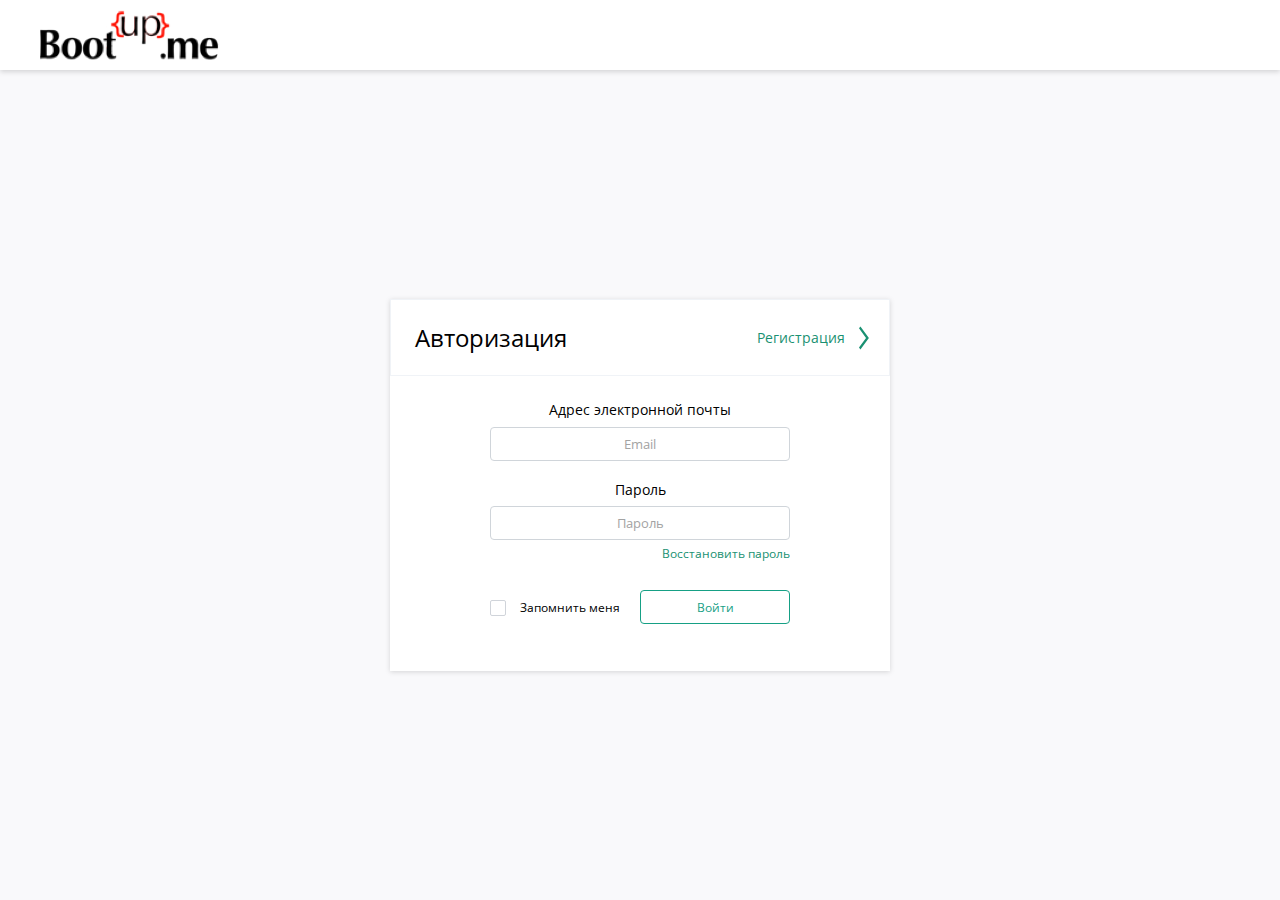
<file: login.html>
<!DOCTYPE html>
<html>
<head>
	<meta charset=utf-8>
	<title>Login</title>
	<meta name="viewport" id="viewport" content="width=device-width, initial-scale=1">
	
	<!--fonts-->
	<link href="https://fonts.googleapis.com/css?family=Open+Sans:300,400&amp;subset=cyrillic" rel="stylesheet">
	
	<!--styles-->
	<link rel="stylesheet" type="text/css" href="css/style.css" />
	
	<script src="https://apis.google.com/js/platform.js" async defer></script>
	<link href="https://fonts.googleapis.com/icon?family=Material+Icons" rel="stylesheet">
	
	<!--libs-->
	<!--[if lt IE 9]><script src="http://html5shiv.googlecode.com/svn/trunk/html5.js"></script><![endif]-->
	<script type="text/javascript" src="js/libs/jquery-11.js"></script>
	<script type="text/javascript" src="js/libs/device.min.js"></script>
	<script type="text/javascript" src="js/libs/moment.js"></script>
	<script type="text/javascript" src="js/libs/bootstrap.min.js"></script>
	<script type="text/javascript" src="js/libs/bootstrap-datetimepicker.js"></script>
	<!--custom scroll-->
	<script type="text/javascript" src="js/libs/scrollpane/jquery.jscrollpane.min.js"></script>
	<script type="text/javascript" src="js/libs/scrollpane/jquery.mousewheel.js"></script>
	<!--cut text and add dots-->
	<script type="text/javascript" src="js/libs/dodot/jquery.dotdotdot.min.js"></script>
	
	<!--formstyler-->
	<script type="text/javascript" src="js/libs/formstyler/jquery.formstyler.min.js"></script>
	
	<!--ui slider-->
	<script type="text/javascript" src="js/libs/ui_slider/jquery-ui.min.js"></script>
	
	<!--formstyler-->
	<script type="text/javascript" src="js/libs/materialize-tags/materialize-tags.js"></script>
	<script type="text/javascript" src="js/libs/materialize-tags/typeahead.jquery.js"></script>
	
	<!--modules-->
	<script type="text/javascript" src="js/modules/menu.js"></script>
	<script type="text/javascript" src="js/modules/notice.js"></script>
	<script type="text/javascript" src="js/modules/modal.js"></script>
	<script type="text/javascript" src="js/modules/toast.js"></script>
	
	<!--general-->
	<script type="text/javascript" src="js/common.js"></script>
	<script type="text/javascript" src="js/modules/i18n.js"></script>
	<script type="text/javascript" src="js/modules/validation.js"></script>
	<script type="text/javascript" src="js/components/login.js"></script>
</head>

<body>
<div class="modal fade" id="modalLicense">
	<div class="modal-dialog">
		<div class="modal-dialogAlignOut">
			<div class="modal-dialogAlignIn">
				<div class="modal-dialogContent w-l">
					<div class="modal__header">
						<span class="modal__close icon-cross" data-dismiss="modal"></span>
						<h2 class="modal__headerTitle">
							Соглашение / правила пользования системой
						</h2>
					</div>
					<div class="modal__body">
						<div class="modal__bodyIn w-l">
							<div class="license__section">
								<h5 class="license__title">Общие правила</h5>
								<ol class="license__list">
									<li>
										Регистрация в системе доступна всем желающим, бесплатна и является добровольным решением каждого.
									</li>
									<li>
										Администрация в праве отказать в предоставлении доступа к системе без объяснения причин.
									</li>
									<li>
										Адрес электронного почтового ящика, используемый для регистрации, должен быть реальным. Администрация может использовать адрес электронной почты каждого пользователя, для рассылки объявлений и новостей сервиса.
									</li>
									<li>
										Аккаунт пользователя, который не подтвердил регистрацию, удаляется через один месяц. Если же участник не проявлял активности на протяжении трех месяцев, его аккаунт может быть удален, а все материалы пользователя не подлежат возврату.
									</li>
									<li>
										Администрация не распространяет личную информацию пользователей, указанную при регистрации в сервисе, при выполнении участниками всех правил Bootup.me. Если же пользователь вел противозаконную деятельность, администрация уведомит об этом соответствующие органы, передав им необходимые личные данные нарушителя.
									</li>
									<li>
										Администрация не дает никаких гарантий на результаты использования сервисов предоставляемых в системе Bootup.Me
									</li>
									 <li>
										Пользователь понимает и принимает на себя полную ответственность за использование системы. Также понимает возможность негативных последствий и принимает на себя полную ответственность за возможные нарушения правил взаимодействия со сторонними сервисами, системами, сайтами путем использования сервиса Bootup.me
									</li>
									<li>
										Администрация вправе прекратить доступ сервису без объяснения причины.
									</li>
									<li>
										Удаленный аккаунт пользователя не подлежит восстановлению.
									</li>
									<li>
										Использование пользователем любых методов для взлома системы, а также введение недостоверной информации при регистрации – грубые нарушения правил. При обнаружении подобной деятельности участника, администрация вправе удалить его аккаунт, без объяснения причин.
									</li>
									<li>
										Запрещено использование любых скриптов и программ при работе с системой Bootup.me, кроме предоставленного ПО самой системой.
									</li>
									<li>
										Аккаунт в сервисе принадлежит только одному пользователю. Одновременное использование одного акаунта с двух и более адресов запрещено и блокируется системой. Если участник попытается продать или же передать свой аккаунт другому человеку, его учетная запись может быть заблокирована
									</li>
									<li>
										Любые обращения к администрации сервиса с нецензурным содержанием или оскорбительного характера игнорируются. Если инцидент повторится, администрация вправе удалить аккаунт пользователя без предупреждения.
									</li>
									<li>
										Администрация может добавлять или же исключать использование в системе разных платежных систем, исходя из технических возможностей сервиса или политики самих платежных систем.
									</li>
									<li>
										Администрация оставляет за собой право, на увеличение или уменьшение срока и стоимости доступа к материалам, пакетам, отдельным скриптам и разделам сервиса
									</li>
									<li>
										Администрация может добавлять или же исключать для использования скрипты, материалы, исходя из технических необходимостей сервиса на усмотрение администрации.
									</li>
									<li>
										Пользователь осознает, что несет полную ответственность за использование и возможные последствия использования любых материалов полученных в системе Bootup.me по отношению к третьим лицам или другим сервисам.
									</li>
									<li>
										Администрация не участвует в спорах между пользователем и третьими лицами или сервисами. Любые споры, решаются спорящими сторонами.
									</li>
									<li>
										Администрация системы публикует материалы только для ознакомительных целей и не несет ответственности за любые последствия их использования пользователями системы.
									</li>
									<li>
										Пользователям системы запрещается: заниматься распространением, копированием, измениением материалов полученых в системе, с целью дальнейшего распространения так и без таковой. В случаях подозрения или выявления фактов: распространения, также как и любых попыток распространения, копирования, модифицирования в любом виде, технологий и материалов исползованных в сиситеме, пользователям администрация вправе прекратить доступ к системе
									</li>
									<li>Приобретение доступа к сервису с целью использования, отличной от его прямого назначения, влечет немедленное ограничение доступа без возврата средств.
										
									</li>
									<li>
										Так как невозможно описать в правилах все специфические области работы в сервисе, любые требования или же рекомендации администрации системы Bootup.me следует воспринимать как дополнения к правилам.
									</li>
									<li>
										В случае нарушения одного или более пунктоав правил, рекоммендаций, администрация оставляет за собой право прекратить доступ, к системе временно для выяснения деталей нарушения, или полсностью прекратить доступ к системе без обьяснения причин
									</li>
									<li>
										Данные правила могут быть изменены и дополнены администрацией без уведомления пользователя
									</li>
									<li>
										Регистрируясь в системе, пользователь соглашается со всеми пунктами правил системы Bootup.me
									</li>
								</ol>
							</div>
							<div class="license__section">
								<h5 class="license__title">Обязанности пользователей системы</h5>
								<ol class="license__list">
									<li>
										Регистрируясь в системе, пользователь соглашается со всеми пунктами правил системы Bootup.me
									</li>
									<li>
										Пользователь при регистрации, должен указывать правдивую информацию о себе. Особенное внимание следует обратить на правильный ввод электронного почтового ящика. Ввод ложных данных – является нарушением.
									</li>
									<li>
										Для обращения к администрации сервиса нужно использовать только существующую в системе форму обратной связи, внутреннюю систему тикетов или контактные данные, указанные на страницах системы. Именно посредством обратной связи осуществляется общение с администрацией системы. Получение ответов при использовании иных методов связи не гарантируется.
									</li>
									<li>
										Пользователи должны раз в неделю просматривать правила на предмет изменения правил или же добавления новых.
									</li>
									<li>
										Запрещается рассылать сообщения, которые не имеют отношения к работе системы. Аккаунты нарушителей будут незамедлительно удаляться администрацией.
									</li>
									<li>
										Запрещено, использовать идентичные данные в нескольких аккаунтах.
									</li>
									<li>
										Если будет обнаружено, что один пользователь использует два или более аккаунта без оплаты услуг, все они могут быть удалены администрацией без объяснения причин.
									</li>
									<li>
										Запрещается регистрироваться в системе или же осуществлять вход в несколько аккаунтов с одного компьютера. Ровно как и использовать одну учетную запись с нескольких адресов. Данные действия могу т блокируются системой вплоть до удаления аккаунта/аккаунтов.
									</li>
									<li>
										Запрещается обращаться к сервису используя VPN/Proxy, сервера приобретенные и настроенные самостоятельно у третей стороны. При выявлении случаев взаимодествия с сервисом с ардесов принадлежащих компаниям предоставляющим услуги хостинга,VPN/Proxy - эти адреса будут блокироваться и/или пользователю будет сделано предупреждение, в случае повторных попыток взаимодествия с сервисом с ардесов принадлежащих компаниям предоставляющим услуги хостинга, хостинга ,VPN/Proxy учетая запись может быть удалена без возврата средств и предупреждений.
									</li>
									<li>
										Запрещается, повторное создание аккаунта без оплаты услуг - при наличии действующей учетной записи. Если возникнет необходимость удалить старый аккаунт, это необходмо сделать только уведомив техническую поддержку, а только затем следует зарегистрировать новый.
									</li>
									<li>
										Запрещается, создание аккаунта с целью воспользоваться реферральной ссылкой или скидкой в свою пользу. В случае выявления подобного нарушения администрация оставляет за собой право удалить ОБА аккаунта участвующих в данном нарушении. Оплата и комиссия в данном случае не подлежат возврату или выводу.
									</li>
									<li>Если пользователь обнаружил погрешности или неисправности при работе с сервисом, следует сообщить о них администрации для устранения проблем.
										
									</li>
									<li>
										Пользователям запрещено, предпринимать попытки взломать сайт или использовать возможные ошибки скриптов. Все нарушители незамедлительно будут удалены из системы.
									</li>
									<li>При оплате любых услуг в системе и дальнейшем отказе от их использования  средства пользователю не возвращаются.
										
									</li>
									<li>
										В случае удаления аккаунта участника сервиса за нарушения правил, денежные средства возврату не подлежат а комисси обнуляются.
									</li>
									<li>
										Данные правила могут быть изменены и дополнены администрацией без уведомления пользователя
									</li>
									<li>
										Регистрируясь в системе, пользователь соглашается со всеми пунктами правил системы Bootup.me
									</li>
								</ol>
							</div>
							<div class="license__section">
								<h5 class="license__title">Денежная политика системы</h5>
								<ol class="license__list">
									<li class="">
										Активация доступа сервису осуществляется в течении 24 часов по рабочим дням и только после оплаты, средства не подлежит возврату даже в случаях отказа, невозможности пользователя пользоваться системой, а также при утрате актуальности информации, материалов предоставляемых сервисом BootUp.me .
									</li>
									<li class="">
										Оплачивая доступ к системе, пользователь соглашается, что внесенные средства не подлежат возврату.
									</li>
									<li class="">
										Оплачивая услуги, пользователь соглашается со всеми пунктами правил системы Bootup.me
									</li>
									<li class="">
										Регистрируясь в системе, пользователь подтверждает свою дееспособнось и соглашается со всеми пунктами правил системы Bootup.me
									</li>
									<li class="">
										Данные правила могут быть изменены и дополнены администрацией без уведомления пользователя
									</li>
								</ol>
							</div>
						</div>
					</div>
				</div>
			</div>
		</div>
	</div>
</div>
<div class="wrapper">
	<header class="header header-p-fixed">
		<a href="login.html" class="logo">
			<img src="images/logo.png" alt="bootUpMe" class="logo__pic"/>
		</a>
	</header>
	
	<section class="content content-align">
		<div class="content-alignIn">
			<div class="center__wrap">
				<div class="login__header">
					<a href="#login" class="login__title left active" data-toggle="tab">
						<span class="login__titleArrow icon-arrow-left"></span>
						<span class="login__titleText">Авторизация</span>
					</a>
					<a href="#register" class="login__title right" data-toggle="tab">
						<span class="login__titleText">Регистрация</span>
						<span class="login__titleArrow icon-arrow-right"></span>
					</a>
				</div>
				<div class="login__body">
					<div class="tab__pane active" id="login">
						<form action="#">
							<label class="row">
								<span class="label type1">Адрес электронной почты</span>
								<span class="field__wrap">
									<input type="text" id="loginForm_email" class="field field-login" placeholder="Email" tabindex="1">
								</span>
							</label>
							<label class="row">
								<span class="label type1">Пароль</span>
								<span class="field__wrap">
									<input type="password" id="loginForm_password" class="field field-login" placeholder="Пароль" tabindex="2">
								</span>
							</label>
							<div class="clearfix">
								<a href="restore_pass.html" class="forgot">Восстановить пароль</a>
							</div>
							<div class="form__footer">
								<div class="remember">
									<label class="customCheck__label">
			                            <span class="customCheck__labelRelative">
			                                <input type="checkbox" class="customCheck__check">
			                                <span class="customCheck__checkPseudo"></span>
			                            </span>
										<span class="customCheck__labelPseudo">Запомнить меня</span>
									</label>
								</div>
								<button class="btn btn-sbm pull-right" type="submit" id="loginForm_loginBtn" tabindex="3">Войти</button>
							</div>
						</form>
					</div>
					<div class="tab__pane"  id="register">
						<form action="#">
							<label class="row">
								<span class="label type1">Адрес электронной почты</span>
								<span class="field__wrap">
									<input type="text" class="field field-login js-setEmail" placeholder="Email" tabindex="1">
								</span>
							</label>
							<label class="row row-confirmEmail js-confirmEmail">
								<span class="field__wrap">
									<input type="text" class="field field-login" placeholder="Подтвердите Email" tabindex="2">
								</span>
							</label>
							<label class="row">
								<span class="label type1">Пароль</span>
								<span class="field__wrap">
									<input type="password" class="field field-login js-setPass" placeholder="Пароль" tabindex="3">
								</span>
							</label>
							<label class="row row-confirmPass js-confirmPass">
								<span class="field__wrap">
									<input type="password" class="field field-login" placeholder="Введите подтверждение пароля" tabindex="4">
								</span>
							</label>
							<div class="form__footer">
								<div class="agree">
									<label class="customCheck__label">
		                            <span class="customCheck__labelRelative">
		                                <input type="checkbox" class="customCheck__check">
		                                <span class="customCheck__checkPseudo"></span>
		                            </span>
										<span class="customCheck__labelPseudo">
										Я согласен с
										<a href="" class="agree__link" data-toggle="modal" data-target="#modalLicense">условиями</a>
									</span>
									</label>
								</div>
								<button class="btn btn-sbm pull-right" tabindex="5"> Зарегистрировать</button>
							</div>
						</form>
					</div>
				</div>
			</div>
		</div>
	</section>
</div>
</body>
</html>
</file>
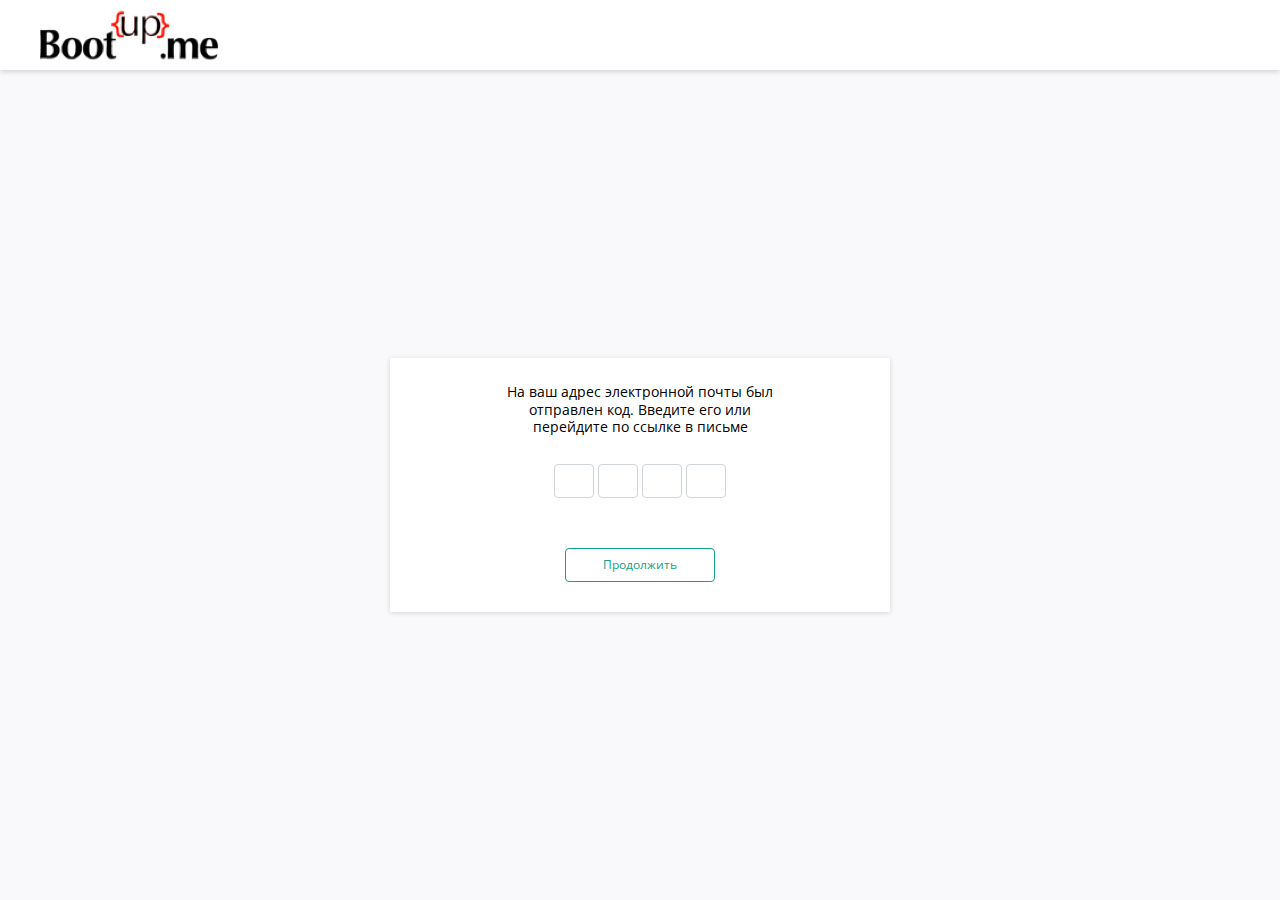
<file: login_code.html>
<!DOCTYPE html>
<html>
<head>
	<meta charset=utf-8>
	<title>Вести код</title>
	<meta name="viewport" id="viewport" content="width=device-width, initial-scale=1">
	
	<!--fonts-->
	<link href="https://fonts.googleapis.com/css?family=Open+Sans:300,400&amp;subset=cyrillic" rel="stylesheet">
	
	<!--styles-->
	<link rel="stylesheet" type="text/css" href="css/style.css" />
	
	<script src="https://apis.google.com/js/platform.js" async defer></script>
	<link href="https://fonts.googleapis.com/icon?family=Material+Icons" rel="stylesheet">
	
	<!--libs-->
	<!--[if lt IE 9]><script src="http://html5shiv.googlecode.com/svn/trunk/html5.js"></script><![endif]-->
	<script type="text/javascript" src="js/libs/jquery-11.js"></script>
	<script type="text/javascript" src="js/libs/device.min.js"></script>
	<script type="text/javascript" src="js/libs/moment.js"></script>
	<script type="text/javascript" src="js/libs/bootstrap.min.js"></script>
	<script type="text/javascript" src="js/libs/bootstrap-datetimepicker.js"></script>
	<!--custom scroll-->
	<script type="text/javascript" src="js/libs/scrollpane/jquery.jscrollpane.min.js"></script>
	<script type="text/javascript" src="js/libs/scrollpane/jquery.mousewheel.js"></script>
	<!--cut text and add dots-->
	<script type="text/javascript" src="js/libs/dodot/jquery.dotdotdot.min.js"></script>
	
	<!--formstyler-->
	<script type="text/javascript" src="js/libs/formstyler/jquery.formstyler.min.js"></script>
	
	<!--ui slider-->
	<script type="text/javascript" src="js/libs/ui_slider/jquery-ui.min.js"></script>
	
	<!--formstyler-->
	<script type="text/javascript" src="js/libs/materialize-tags/materialize-tags.js"></script>
	<script type="text/javascript" src="js/libs/materialize-tags/typeahead.jquery.js"></script>
	
	<!--modules-->
	<script type="text/javascript" src="js/modules/menu.js"></script>
	<script type="text/javascript" src="js/modules/notice.js"></script>
	<script type="text/javascript" src="js/modules/modal.js"></script>
	<script type="text/javascript" src="js/modules/toast.js"></script>
	
	<!--general-->
	<script type="text/javascript" src="js/common.js"></script>
	<script type="text/javascript" src="js/components/login.js"></script>
</head>

<body>
<div class="wrapper">
	<header class="header header-p-fixed">
		<a href="login.html" class="logo">
			<img src="images/logo.png" alt="bootUpMe" class="logo__pic"/>
		</a>
	</header>
	
	<section class="content content-align">
		<div class="content-alignIn">
			<div class="center__wrap">
				<div class="login__body">
					<form action="#">
						<label class="row">
							<span class="label type1">На ваш адрес электронной почты был отправлен код.
								Введите его или перейдите по ссылке в письме
							</span>
							<span class="field__wrap field-codeWrap">
								<input type="text" class="field field-code" id="firstFieldCode" maxlength="1">
								<input type="text" class="field field-code" maxlength="1">
								<input type="text" class="field field-code" maxlength="1">
								<input type="text" class="field field-code" maxlength="1">
							</span>
						</label>
						<div class="form__footer text_c">
							<button class="btn btn-sbm">Продолжить</button>
						</div>
					</form>
				</div>
			</div>
		</div>
	</section>
</div>
</body>
</html>
</file>
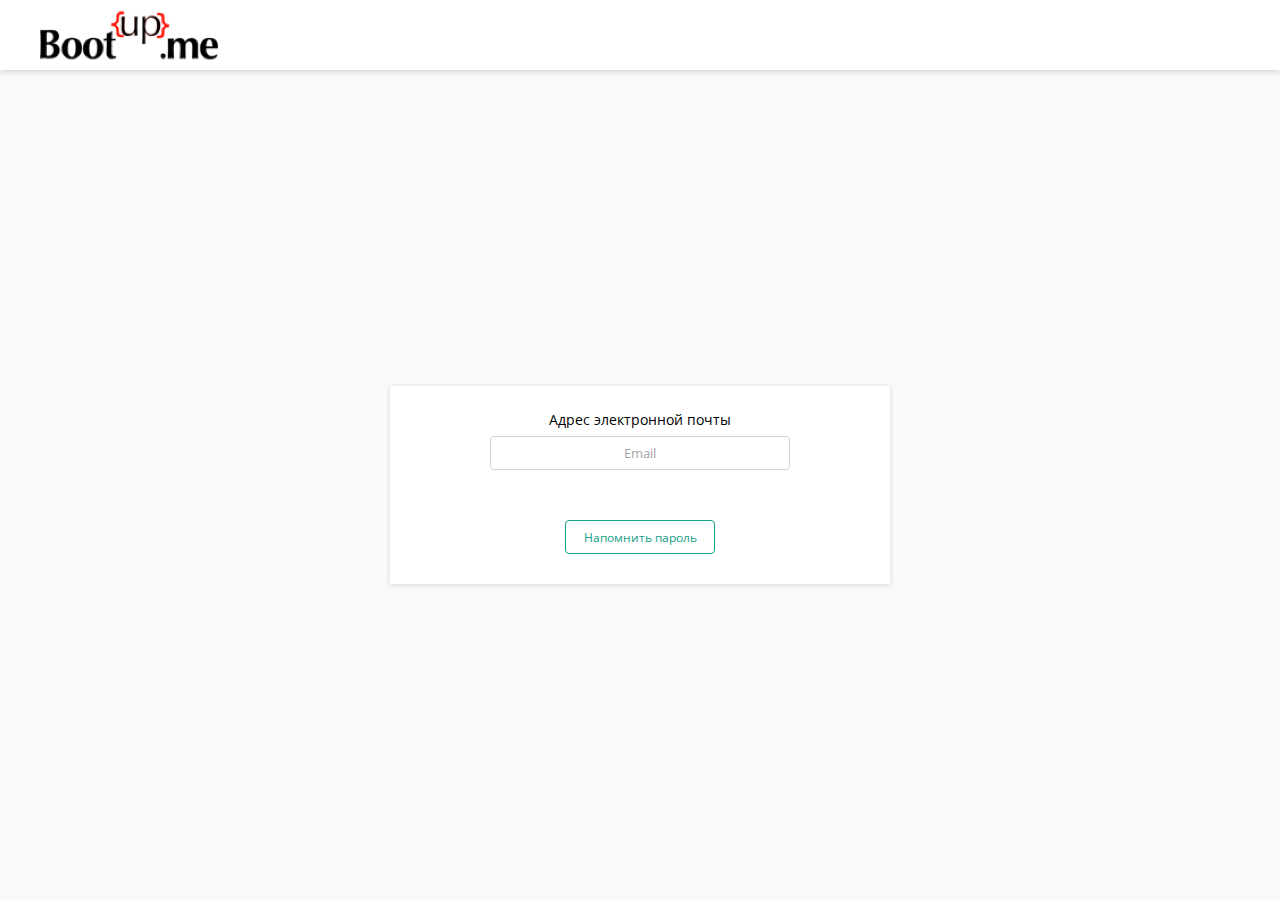
<file: restore_pass.html>
<!DOCTYPE html>
<html>
<head>
	<meta charset=utf-8>
	<title>Восстановить пароль</title>
	<meta name="viewport" id="viewport" content="width=device-width, initial-scale=1">
	
	<!--fonts-->
	<link href="https://fonts.googleapis.com/css?family=Open+Sans:300,400&amp;subset=cyrillic" rel="stylesheet">
	
	<!--styles-->
	<link rel="stylesheet" type="text/css" href="css/style.css" />
	
	<script src="https://apis.google.com/js/platform.js" async defer></script>
	<link href="https://fonts.googleapis.com/icon?family=Material+Icons" rel="stylesheet">
	
	<!--libs-->
	<!--[if lt IE 9]><script src="http://html5shiv.googlecode.com/svn/trunk/html5.js"></script><![endif]-->
	<script type="text/javascript" src="js/libs/jquery-11.js"></script>
	<script type="text/javascript" src="js/libs/device.min.js"></script>
	<script type="text/javascript" src="js/libs/moment.js"></script>
	<script type="text/javascript" src="js/libs/bootstrap.min.js"></script>
	<script type="text/javascript" src="js/libs/bootstrap-datetimepicker.js"></script>
	<!--custom scroll-->
	<script type="text/javascript" src="js/libs/scrollpane/jquery.jscrollpane.min.js"></script>
	<script type="text/javascript" src="js/libs/scrollpane/jquery.mousewheel.js"></script>
	<!--cut text and add dots-->
	<script type="text/javascript" src="js/libs/dodot/jquery.dotdotdot.min.js"></script>
	
	<!--formstyler-->
	<script type="text/javascript" src="js/libs/formstyler/jquery.formstyler.min.js"></script>
	
	<!--ui slider-->
	<script type="text/javascript" src="js/libs/ui_slider/jquery-ui.min.js"></script>
	
	<!--formstyler-->
	<script type="text/javascript" src="js/libs/materialize-tags/materialize-tags.js"></script>
	<script type="text/javascript" src="js/libs/materialize-tags/typeahead.jquery.js"></script>
	
	<!--modules-->
	<script type="text/javascript" src="js/modules/menu.js"></script>
	<script type="text/javascript" src="js/modules/notice.js"></script>
	<script type="text/javascript" src="js/modules/modal.js"></script>
	<script type="text/javascript" src="js/modules/toast.js"></script>
	
	<!--general-->
	<script type="text/javascript" src="js/common.js"></script>
	<script type="text/javascript" src="js/components/login.js"></script>
</head>

<body>
<div class="wrapper">
	<header class="header header-p-fixed">
		<a href="login.html" class="logo">
			<img src="images/logo.png" alt="bootUpMe" class="logo__pic"/>
		</a>
	</header>
	
	<section class="content content-align">
		<div class="content-alignIn">
			<div class="center__wrap">
				<div class="login__body">
					<form action="#">
						<label class="row">
							<span class="label type1">Адрес электронной почты</span>
							<span class="field__wrap">
								<input type="text" class="field field-login" placeholder="Email">
							</span>
						</label>
						<div class="form__footer text_c">
							<button class="btn btn-sbm" onclick="location.href = 'restore_pass_send.html';return false; ">Напомнить пароль</button>
						</div>
					</form>
				</div>
			</div>
		</div>
	</section>
</div>
</body>
</html>
</file>
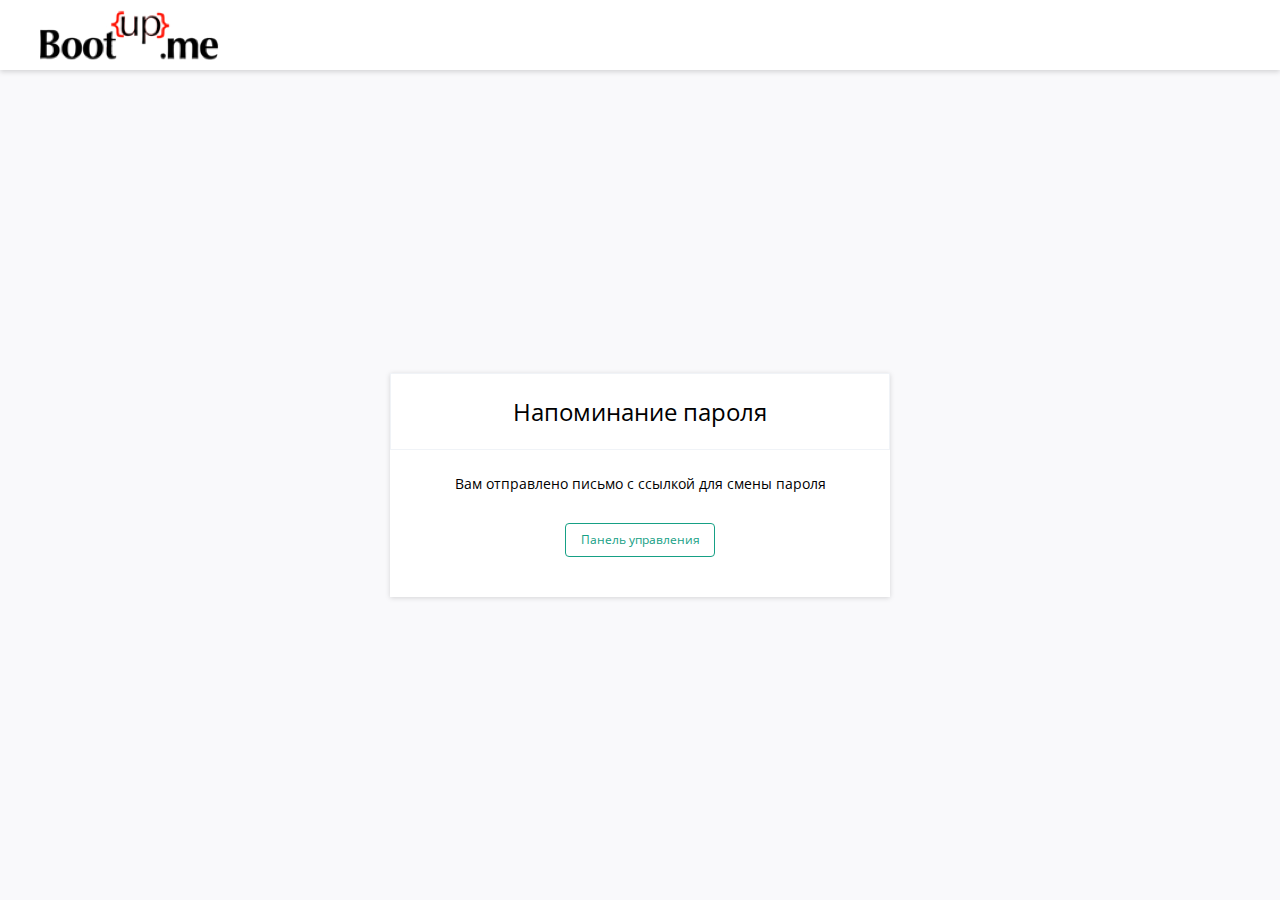
<file: restore_pass_send.html>
<!DOCTYPE html>
<html>
<head>
	<meta charset=utf-8>
	<title>Восстановить пароль (отправлен)</title>
	<meta name="viewport" id="viewport" content="width=device-width, initial-scale=1">
	
	<!--fonts-->
	<link href="https://fonts.googleapis.com/css?family=Open+Sans:300,400&amp;subset=cyrillic" rel="stylesheet">
	
	<!--styles-->
	<link rel="stylesheet" type="text/css" href="css/style.css" />
	
	<script src="https://apis.google.com/js/platform.js" async defer></script>
	<link href="https://fonts.googleapis.com/icon?family=Material+Icons" rel="stylesheet">
	
	<!--libs-->
	<!--[if lt IE 9]><script src="http://html5shiv.googlecode.com/svn/trunk/html5.js"></script><![endif]-->
	<script type="text/javascript" src="js/libs/jquery-11.js"></script>
	<script type="text/javascript" src="js/libs/device.min.js"></script>
	<script type="text/javascript" src="js/libs/moment.js"></script>
	<script type="text/javascript" src="js/libs/bootstrap.min.js"></script>
	<script type="text/javascript" src="js/libs/bootstrap-datetimepicker.js"></script>
	<!--custom scroll-->
	<script type="text/javascript" src="js/libs/scrollpane/jquery.jscrollpane.min.js"></script>
	<script type="text/javascript" src="js/libs/scrollpane/jquery.mousewheel.js"></script>
	<!--cut text and add dots-->
	<script type="text/javascript" src="js/libs/dodot/jquery.dotdotdot.min.js"></script>
	
	<!--formstyler-->
	<script type="text/javascript" src="js/libs/formstyler/jquery.formstyler.min.js"></script>
	
	<!--ui slider-->
	<script type="text/javascript" src="js/libs/ui_slider/jquery-ui.min.js"></script>
	
	<!--formstyler-->
	<script type="text/javascript" src="js/libs/materialize-tags/materialize-tags.js"></script>
	<script type="text/javascript" src="js/libs/materialize-tags/typeahead.jquery.js"></script>
	
	<!--modules-->
	<script type="text/javascript" src="js/modules/menu.js"></script>
	<script type="text/javascript" src="js/modules/notice.js"></script>
	<script type="text/javascript" src="js/modules/modal.js"></script>
	<script type="text/javascript" src="js/modules/toast.js"></script>
	
	<!--general-->
	<script type="text/javascript" src="js/common.js"></script>
	<script type="text/javascript" src="js/components/login.js"></script>
</head>

<body>
<div class="wrapper">
	<header class="header header-p-fixed">
		<a href="login.html" class="logo">
			<img src="images/logo.png" alt="bootUpMe" class="logo__pic"/>
		</a>
	</header>
	
	<section class="content content-align">
		<div class="content-alignIn">
			<div class="center__wrap">
				<div class="login__header text_c">
					<div class="login__title active">
						<span class="login__titleText">Напоминание пароля</span>
					</div>
				</div>
				<div class="login__body w-l">
					<div class="login__note">
						Вам отправлено письмо с ссылкой для смены пароля
					</div>
				</div>
				<div class="login__footer text_c">
					<button class="btn btn-sbm" >Панель управления</button>
				</div>
			</div>
		</div>
	</section>
</div>
</body>
</html>
</file>
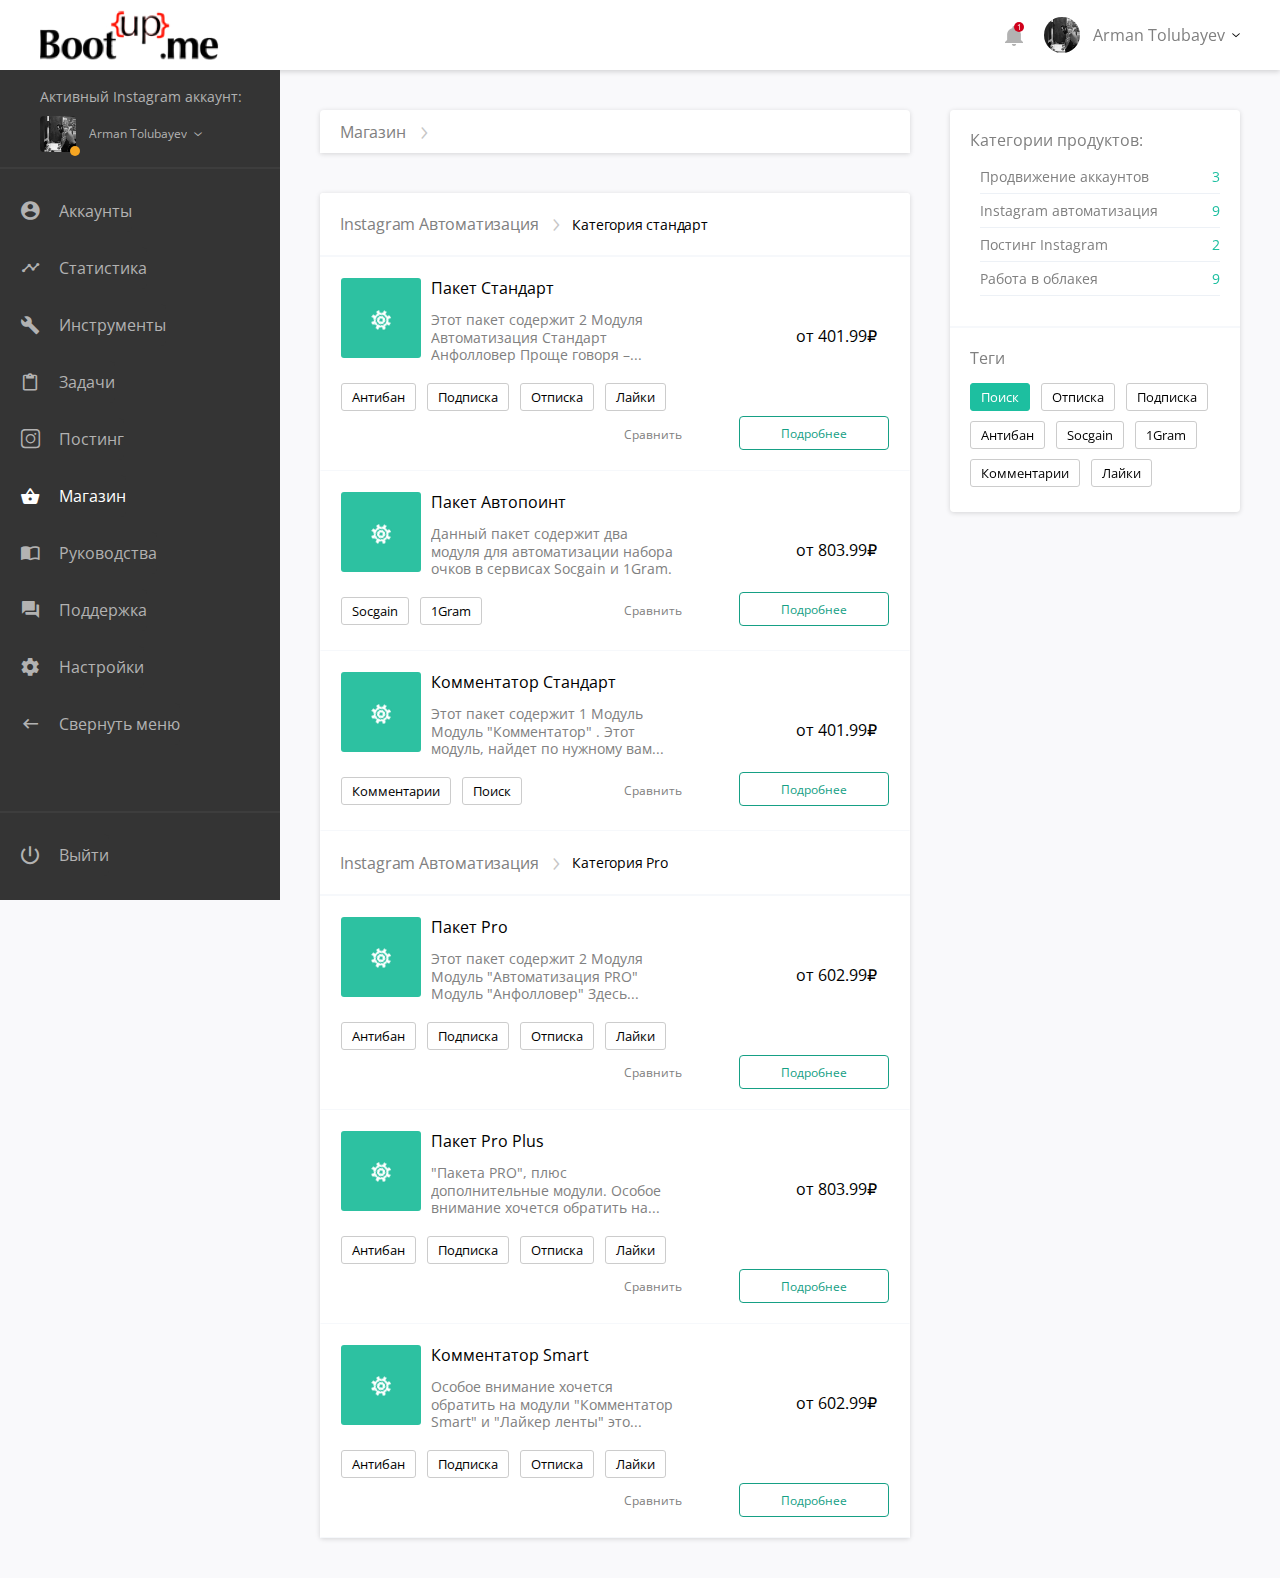
<file: shop.html>
<!DOCTYPE html>
<html>

<head>
    <meta charset=utf-8>
    <title>Shop</title>
    <meta name="viewport" id="viewport" content="width=device-width, initial-scale=1">

    <!--fonts-->
    <link href="https://fonts.googleapis.com/css?family=Open+Sans:300,400&amp;subset=cyrillic" rel="stylesheet">

    <!--styles-->
    <link rel="stylesheet" type="text/css" href="css/style.css" />

    <script src="https://apis.google.com/js/platform.js" async defer></script>
    <link href="https://fonts.googleapis.com/icon?family=Material+Icons" rel="stylesheet">

    <!--libs-->
    <!--[if lt IE 9]><script src="http://html5shiv.googlecode.com/svn/trunk/html5.js"></script><![endif]-->
    <script type="text/javascript" src="js/libs/jquery-11.js"></script>
    <script type="text/javascript" src="js/libs/device.min.js"></script>
    <script type="text/javascript" src="js/libs/moment.js"></script>
    <script type="text/javascript" src="js/libs/bootstrap.min.js"></script>
    <script type="text/javascript" src="js/libs/bootstrap-datetimepicker.js"></script>
    <!--custom scroll-->
    <script type="text/javascript" src="js/libs/scrollpane/jquery.jscrollpane.min.js"></script>
    <script type="text/javascript" src="js/libs/scrollpane/jquery.mousewheel.js"></script>
    <!--cut text and add dots-->
    <script type="text/javascript" src="js/libs/dodot/jquery.dotdotdot.min.js"></script>

    <!--formstyler-->
    <script type="text/javascript" src="js/libs/formstyler/jquery.formstyler.min.js"></script>

    <!--ui slider-->
    <script type="text/javascript" src="js/libs/ui_slider/jquery-ui.min.js"></script>

    <!--formstyler-->
    <script type="text/javascript" src="js/libs/materialize-tags/materialize-tags.js"></script>
    <script type="text/javascript" src="js/libs/materialize-tags/typeahead.jquery.js"></script>

    <!--modules-->
    <script type="text/javascript" src="js/modules/menu.js"></script>
    <script type="text/javascript" src="js/modules/notice.js"></script>
    <script type="text/javascript" src="js/modules/modal.js"></script>
    <script type="text/javascript" src="js/modules/toast.js"></script>

    <!--general-->
    <script type="text/javascript" src="js/common.js"></script>
    <script type="text/javascript" src="js/components/shop.js"></script>
</head>

<body>
    <div id="menuHint__wrap" class="menuHint__wrap">
        <a href="" class="menuHint__link"></a>
    </div>


    <div class="modal fade" id="modalOffer">
        <div class="modal-dialog">
            <div class="modal-dialogAlignOut">
                <div class="modal-dialogAlignIn">
                    <div class="modal-dialogContent w-l">
                        <div class="modal__header">
                            <span class="modal__close icon-cross" data-dismiss="modal"></span>
                            <h2 class="modal__headerTitle">
                                Соглашение / правила пользования системой
                            </h2>
                        </div>
                        <div class="modal__body">
                            <div class="modal__bodyIn w-l">

                            </div>
                        </div>
                    </div>
                </div>
            </div>
        </div>
    </div>

    <div class="wrapper">
        <header class="header header-p-fixed">
            <a href="" class="menu__btn js-menuTrigger">
                <span class="menu__btnLine"></span>
                <span class="menu__btnLine"></span>
                <span class="menu__btnLine"></span>
            </a>
            <a href="" class="logo">
                <img src="images/logo.png" alt="bootUpMe" class="logo__pic" />
            </a>
            <div class="dd headerUser">
                <a href="" class="ddTrigger icon-arrow headerUser__trigger" data-toggle="dropdown">
                    <span class="headerUser__photo">
					<img src="images/img_cont/userPic.jpg" alt="" class="headerUser__pic"/>
				</span>
                    <span class="ddTrigger__text headerUser__name">
					Arman Tolubayev
				</span>
                </a>
                <div class="ddMenu">
                    <ul class="ddMenu__list">
                        <li class="ddMenu__item headerUser__ddItem">
                            <a href="" class="ddMenu__link">
                                <span class="headerUser__ddItemIcon icon-settings navIcon-settings"></span>
                                <span class="headerUser__ddItemText">Настройки</span>
                            </a>
                        </li>
                        <li class="ddMenu__item headerUser__ddItem">
                            <a href="" class="ddMenu__link">
                                <span class="headerUser__ddItemIcon icon-power navIcon-leave"></span>
                                <span class="headerUser__ddItemText">Выход</span>
                            </a>
                        </li>
                    </ul>
                </div>
            </div>
            <div class="headerNotice">
                <a href="" class="headerNotice__trigger js-headerNotice">
                    <span class="headerNotice__index">1</span>
                    <img src="images/icons/pic-bell@2x.png" alt="" class="headerNotice__pic" />
                </a>
            </div>
        </header>
        <div class="menu ">
            <div class="menu__header">
                <div class="menu__headerTitle">Активный Instagram аккаунт:</div>
                <div class="dd menuUser__dd">
                    <a href="" class="ddTrigger icon-arrow menuUser__trigger" data-toggle="dropdown">
                        <span class="menuUser__photo">
						<span class="status notActive"></span>
                        <img src="images/img_cont/userPic.jpg" alt="" class="menuUser__pic">
                        </span>
                        <span class="ddTrigger__text menuUser__name">
						Arman Tolubayev
					</span>
                    </a>
                    <div class="ddMenu">
                        <ul class="ddMenu__list">
                            <li class="ddMenu__item menuUser__ddItem">
                                <a href="" class="ddMenu__link">
                                    <span class="menuUser__ddItemIcon icon-settings navIcon-settings"></span>
                                    <span class="menuUser__ddItemText">Настройки</span>
                                </a>
                            </li>
                            <li class="ddMenu__item menuUser__ddItem">
                                <a href="" class="ddMenu__link">
                                    <span class="menuUser__ddItemIcon icon-power navIcon-leave"></span>
                                    <span class="menuUser__ddItemText">Выход</span>
                                </a>
                            </li>
                        </ul>
                    </div>
                </div>

            </div>
            <div class="menu__footer">
                <a href="" class="nav__item menuHint" data-tooltip-text="Выйти">
                    <span class="nav__itemIcon icon-power navIcon-leave"></span>
                    <span class="nav__itemText">Выйти</span>
                </a>
            </div>

            <div class="menu__scroll">
                <div class="scrollpane">
                    <nav class="nav">
                        <a href="" class="nav__item menuHint" data-tooltip-text="Аккаунты">
                            <span class="nav__itemIcon icon-user navIcon-acc"></span>
                            <span class="nav__itemText">Аккаунты</span>
                        </a>
                        <a href="" class="nav__item menuHint" data-tooltip-text="Статистика">
                            <span class="nav__itemIcon icon-chart navIcon-statistic"></span>
                            <span class="nav__itemText">Статистика</span>
                        </a>
                        <a href="" class="nav__item menuHint" data-tooltip-text="Инструменты">
                            <span class="nav__itemIcon icon-key navIcon-tools"></span>
                            <span class="nav__itemText">Инструменты</span>
                        </a>
                        <a href="" class="nav__item menuHint" data-tooltip-text="Задачи">
                            <span class="nav__itemIcon icon-notepad navIcon-goals"></span>
                            <span class="nav__itemText">Задачи</span>
                        </a>
                        <a href="" class="nav__item menuHint" data-tooltip-text="Постинг">
                            <span class="nav__itemIcon icon-instagram navIcon-insta"></span>
                            <span class="nav__itemText">Постинг</span>
                        </a>
                        <a href="" class="nav__item active menuHint" data-tooltip-text="Магазин">
                            <span class="nav__itemIcon icon-bag navIcon-shop"></span>
                            <span class="nav__itemText">Магазин</span>
                        </a>
                        <a href="" class="nav__item menuHint" data-tooltip-text="Руководства">
                            <span class="nav__itemIcon icon-book navIcon-management"></span>
                            <span class="nav__itemText">Руководства</span>
                        </a>
                        <a href="" class="nav__item menuHint" data-tooltip-text="Поддержка">
                            <span class="nav__itemIcon icon-msg navIcon-support"></span>
                            <span class="nav__itemText">Поддержка</span>
                        </a>
                        <a href="" class="nav__item menuHint" data-tooltip-text="Настройки">
                            <span class="nav__itemIcon icon-settings navIcon-settings"></span>
                            <span class="nav__itemText">Настройки</span>
                        </a>
                        <a href="0" class="nav__item menuHint js-menuTrigger" data-tooltip-text="Свернуть меню">
                            <span class="nav__itemIcon icon-arrow2 navIcon-collapse navIcon-collapse"></span>
                            <span class="nav__itemText">Свернуть меню</span>
                        </a>
                    </nav>
                </div>
            </div>
        </div>
        <div class="notice__wrap">
            <ul class="noticeNav__wrap">
                <li class="noticeNav__li active">
                    <a href="" data-tab-class="notification" class="noticeNav__item js-noticeNav">Уведомления</a>
                </li>
                <li class="noticeNav__li">
                    <a href="#" data-tab-class="msg" class="noticeNav__item js-noticeNav">Сообщения</a>
                </li>
            </ul>
            <div class="noticePane__wrap">
                <div class="noticePane active" id="notification">
                    <div class="noticePane__scroll">
                        <div class="scrollpane dark">
                            <ul class="noticePane__list">
                                <li class="noticeNote__item">
                                    <div class="noticeNote__icon icon-bag noticeIcon-shop"></div>
                                    <div class="noticeNote__info">
                                        <p>
                                            Заканчивается срок действия пакета PRO. Не забудьте продлить его до 5.11.2016
                                        </p>
                                    </div>
                                </li>
                                <li class="noticeNote__item">
                                    <div class="noticeNote__icon icon-instagram noticeIcon-insta"></div>
                                    <div class="noticeNote__info">
                                        <p>
                                            Запланированный вами пост на 23:15 1.11.2016 года опубликован
                                        </p>
                                    </div>
                                </li>
                                <li class="noticeNote__item">
                                    <div class="noticeNote__icon icon-notepad noticeIcon-goals"></div>
                                    <div class="noticeNote__info">
                                        <p>
                                            Задача “Поиск по Москве” завершена. Результат собран в файл “Москва для девушек”
                                        </p>
                                        <button class="btn btn-openNotice">Открыть</button>
                                    </div>
                                </li>
                                <li class="noticeNote__item">
                                    <div class="noticeNote__icon icon-chart noticeIcon-statistic"></div>
                                    <div class="noticeNote__info">
                                        <p>
                                            Статистика за октябрь 2016 года готова для анализа
                                        </p>
                                        <button class="btn btn-openNotice">Просмотреть</button>
                                    </div>
                                </li>
                                <li class="noticeNote__item">
                                    <div class="noticeNote__icon icon-bag noticeIcon-shop"></div>
                                    <div class="noticeNote__info">
                                        <p>
                                            В магазин добавлен новый пакет для поиска и анализа больших данных в облаке.
                                        </p>
                                    </div>
                                </li>
                            </ul>
                        </div>
                    </div>
                </div>
                <div class="noticePane" id="msg">
                    <div class="noticePane__header">
                        <div class="noticeSearch__wrap">
                            <span class="noticeSearch__icon icon-search"></span>
                            <input type="submit" class="noticeSearch__sbm">

                            <div class="dd noticeSearch__sortDD">
                                <a href="" class="ddTrigger icon-arrow" data-toggle="dropdown">
                                    <span class="ddTrigger__text">Только онлайн</span>
                                </a>
                                <div class="ddMenu">
                                    <ul class="ddMenu__list">
                                        <li class="ddMenu__item">
                                            <a href="" class="ddMenu__link">Только онлайн</a>
                                        </li>
                                        <li class="ddMenu__item">
                                            <a href="" class="ddMenu__link">Все</a>
                                        </li>
                                    </ul>
                                </div>
                            </div>

                            <input type="text" class="field noticeSearch__field">
                            <div class="bar"></div>
                        </div>
                    </div>
                    <div class="noticePane__scroll noticePane__scroll-margin">
                        <div class="scrollpane dark">
                            <ul class="noticePane__list">
                                <li class="noticeMsg__li">
                                    <a href="" class="noticeMsg__item">
                                        <span class="noticeMsg__pic">
										<span class="noticeMsg__userStatus green"></span>
                                        <img src="images/img_cont/userPic.jpg" alt="" class="noticeMsg__img" />
                                        </span>
                                        <span class="noticeMsg__header">
										<span class="noticeMsg__date">12:43</span>
                                        <span class="noticeMsg__title">Не работает постинг</span>
                                        </span>
                                        <span class="noticeMsg__body">
										<span>
											Вы: Нет, это была системная ошибка, я ничего не могу сделать
										</span>
                                        </span>
                                    </a>
                                </li>
                                <li class="noticeMsg__li">
                                    <a href="" class="noticeMsg__item">
                                        <span class="noticeMsg__pic">
										<span class="noticeMsg__userStatus green"></span>
                                        <img src="images/img_cont/userPic.jpg" alt="" class="noticeMsg__img" />
                                        </span>
                                        <span class="noticeMsg__header">
										<span class="noticeMsg__date">12:43</span>
                                        <span class="noticeMsg__title">Не могу скачать статистику</span>
                                        </span>
                                        <span class="noticeMsg__body">
										<span>
											На систему надейся, а сам не плошай. Пословица
										</span>
                                        </span>
                                    </a>
                                </li>
                                <li class="noticeMsg__li">
                                    <a href="" class="noticeMsg__item">
                                        <span class="noticeMsg__pic">
										<span class="noticeMsg__userStatus red"></span>
                                        <img src="images/img_cont/userPic.jpg" alt="" class="noticeMsg__img" />
                                        </span>
                                        <span class="noticeMsg__header">
										<span class="noticeMsg__date">12:43</span>
                                        <span class="noticeMsg__title">А где раздел помощь?</span>
                                        </span>
                                        <span class="noticeMsg__body">
										<span>
											Я так и думала, что у вас там, что-то сломалось
										</span>
                                        </span>
                                    </a>
                                </li>
                                <li class="noticeMsg__li">
                                    <a href="" class="noticeMsg__item">
                                        <span class="noticeMsg__pic">
										<span class="noticeMsg__userStatus green"></span>
                                        <img src="images/img_cont/userPic.jpg" alt="" class="noticeMsg__img" />
                                        </span>
                                        <span class="noticeMsg__header">
										<span class="noticeMsg__date">вчера</span>
                                        <span class="noticeMsg__title">Куда делся старый дизайн</span>
                                        </span>
                                        <span class="noticeMsg__body">
										<span>
											Куда делся старый дизайн
										</span>
                                        </span>
                                    </a>
                                </li>
                            </ul>
                        </div>
                    </div>
                </div>
            </div>
        </div>

        <section class="content content-shop ">
            <div class="sidebar sidebar-fixed">
                <ul class="mainSection breadcrumbs breadcrumbs-page visible-sm visible-xs">
                    <li class="breadcrumbs__li">
                        <a href="" class="breadcrumbs__item">Магазин</a>
                    </li>
                </ul>
                <div class="sidebar__in">
                    <div class="sidebar__compareWrap">
                        <div class="sidebar__header">
                            <button class="btn btn-sbm" onclick="location.href = 'shopCompare.html';return false; ">Сравнить 3 пакета</button>
                        </div>
                    </div>
                    <div class="sidebar__category">
                        <div class="sidebar__categoryTitle">Категории продуктов:</div>
                        <a href="" class="sidebar__categoryRow">
                            <span class="sidebar__categoryLabel">Продвижение аккаунтов</span>
                            <span class="sidebar__categoryLabeled">3</span>
                        </a>
                        <a href="" class="sidebar__categoryRow">
                            <span class="sidebar__categoryLabel">Instagram автоматизация</span>
                            <span class="sidebar__categoryLabeled">9</span>
                        </a>
                        <a href="" class="sidebar__categoryRow mark">
                            <span class="sidebar__categoryLabel">Постинг Instagram</span>
                            <span class="sidebar__categoryLabeled">2</span>
                        </a>
                        <a href="" class="sidebar__categoryRow">
                            <span class="sidebar__categoryLabel">Работа в облакея</span>
                            <span class="sidebar__categoryLabeled">9</span>
                        </a>
                    </div>
                    <div class="tags tags-sidebar">
                        <div class="tags__title">Теги</div>
                        <ul class="tags__list">
                            <li class="tags__li mark">
                                <a href="" class="tags__item">Поиск</a>
                            </li>
                            <li class="tags__li">
                                <a href="" class="tags__item">Отписка</a>
                            </li>
                            <li class="tags__li">
                                <a href="" class="tags__item">Подписка</a>
                            </li>
                            <li class="tags__li">
                                <a href="" class="tags__item">Антибан</a>
                            </li>
                            <li class="tags__li">
                                <a href="" class="tags__item">Socgain</a>
                            </li>
                            <li class="tags__li">
                                <a href="" class="tags__item">1Gram</a>
                            </li>
                            <li class="tags__li">
                                <a href="" class="tags__item">Комментарии</a>
                            </li>
                            <li class="tags__li">
                                <a href="" class="tags__item">Лайки</a>
                            </li>
                        </ul>
                    </div>
                </div>
            </div>
            <div class="main">
                <ul class="mainSection breadcrumbs breadcrumbs-page hidden-sm hidden-xs">
                    <li class="breadcrumbs__li">
                        <a href="" class="breadcrumbs__item">Магазин</a>
                    </li>
                </ul>
                <div class="mainSection">
                    <ul class="breadcrumbs">
                        <li class="breadcrumbs__li">
                            <a href="" class="breadcrumbs__item">Instagram Автоматизация</a>
                        </li>
                        <li class="breadcrumbs__li active">
                            <span class="breadcrumbs__item">Категория стандарт</span>
                        </li>
                    </ul>
                    <div class="offer__item">
                        <div class="offer__col left">
                            <div class="offer__pic">
                                <img src="images/icons/pic-settings.png" alt="" />
                            </div>
                            <div class="offer__info">
                                <div class="offer__name">Пакет Стандарт</div>
                                <div class="offer__descr js-offerDot">
                                    Этот пакет содержит 2 Модуля Автоматизация Стандарт Анфолловер Проще говоря – здесь собрано все, что нужно для непрофессионального продвижения. Но в тоже время, в умелых руках, этот пакет позволяет
                                </div>
                            </div>
                        </div>
                        <div class="offer__col right">
                            <div class="offer__price">от 401.99₽</div>
                        </div>
                        <div class="offer__bottom">
                            <div class="offer__tags tags-offer">
                                <ul class="tags__list">
                                    <li class="tags__li">
                                        <a href="" class="tags__item">Антибан</a>
                                    </li>
                                    <li class="tags__li">
                                        <a href="" class="tags__item">Подписка</a>
                                    </li>
                                    <li class="tags__li">
                                        <a href="" class="tags__item">Отписка</a>
                                    </li>
                                    <li class="tags__li">
                                        <a href="" class="tags__item">Лайки</a>
                                    </li>
                                </ul>
                            </div>
                            <div class="offer__options">
                                <button class="btn btn-moreOffer">Подробнее</button>
                                <button class="btn btn-compareOffer js-compareShopItem">
								<span class="offer__compareIcon icon-check"></span>
								<span class="offer__compareText">Сравнить</span>
							</button>
                            </div>
                        </div>
                    </div>
                    <div class="offer__item">
                        <div class="offer__col left">
                            <div class="offer__pic">
                                <img src="images/icons/pic-settings.png" alt="" />
                            </div>
                            <div class="offer__info">
                                <div class="offer__name">Пакет Автопоинт</div>
                                <div class="offer__descr js-offerDot">
                                    Данный пакет содержит два модуля для автоматизации набора очков в cервисах Socgain и 1Gram.
                                </div>
                            </div>

                        </div>
                        <div class="offer__col right">
                            <div class="offer__price">от 803.99₽</div>
                        </div>
                        <div class="offer__bottom">
                            <div class="offer__tags tags-offer">
                                <ul class="tags__list">
                                    <li class="tags__li">
                                        <a href="" class="tags__item">Socgain</a>
                                    </li>
                                    <li class="tags__li">
                                        <a href="" class="tags__item">1Gram</a>
                                    </li>
                                </ul>
                            </div>
                            <div class="offer__options">
                                <button class="btn btn-moreOffer">Подробнее</button>
                                <button class="btn btn-compareOffer js-compareShopItem">
								<span class="offer__compareIcon icon-check"></span>
								<span class="offer__compareText">Сравнить</span>
							</button>
                            </div>
                        </div>
                    </div>
                    <div class="offer__item">
                        <div class="offer__col left">
                            <div class="offer__pic">
                                <img src="images/icons/pic-settings.png" alt="" />
                            </div>
                            <div class="offer__info">
                                <div class="offer__name">Комментатор Стандарт</div>
                                <div class="offer__descr js-offerDot">
                                    Этот пакет содержит 1 Модуль Модуль "Комментатор" . Этот модуль, найдет по нужному вам #хэштэгу последние 10 фотографий и оставит заранее подготовленные вами комментарии из файла.
                                </div>
                            </div>

                        </div>
                        <div class="offer__col right">
                            <div class="offer__price">от 401.99₽</div>
                        </div>
                        <div class="offer__bottom">
                            <div class="offer__tags tags-offer">
                                <ul class="tags__list">
                                    <li class="tags__li">
                                        <a href="" class="tags__item">Комментарии</a>
                                    </li>
                                    <li class="tags__li">
                                        <a href="" class="tags__item">Поиск</a>
                                    </li>
                                </ul>
                            </div>
                            <div class="offer__options">
                                <button class="btn btn-moreOffer">Подробнее</button>
                                <button class="btn btn-compareOffer js-compareShopItem">
								<span class="offer__compareIcon icon-check"></span>
								<span class="offer__compareText">Сравнить</span>
							</button>
                            </div>
                        </div>
                    </div>

                    <ul class="breadcrumbs">
                        <li class="breadcrumbs__li">
                            <a href="" class="breadcrumbs__item">Instagram Автоматизация</a>
                        </li>
                        <li class="breadcrumbs__li active">
                            <span class="breadcrumbs__item">Категория Pro</span>
                        </li>
                    </ul>
                    <div class="offer__item">
                        <div class="offer__col left">
                            <div class="offer__pic">
                                <img src="images/icons/pic-settings.png" alt="" />
                            </div>
                            <div class="offer__info">
                                <div class="offer__name">Пакет Pro</div>
                                <div class="offer__descr js-offerDot">
                                    Этот пакет содержит 2 Модуля Модуль "Автоматизация PRO" Модуль "Анфолловер" Здесь собрано почти все, что необходимо новичку для профессионального продвижения.
                                </div>
                            </div>

                        </div>
                        <div class="offer__col right">
                            <div class="offer__price">от 602.99₽</div>
                        </div>
                        <div class="offer__bottom">
                            <div class="offer__tags tags-offer">
                                <ul class="tags__list">
                                    <li class="tags__li">
                                        <a href="" class="tags__item">Антибан</a>
                                    </li>
                                    <li class="tags__li">
                                        <a href="" class="tags__item">Подписка</a>
                                    </li>
                                    <li class="tags__li">
                                        <a href="" class="tags__item">Отписка</a>
                                    </li>
                                    <li class="tags__li">
                                        <a href="" class="tags__item">Лайки</a>
                                    </li>
                                </ul>
                            </div>
                            <div class="offer__options">
                                <button class="btn btn-moreOffer">Подробнее</button>
                                <button class="btn btn-compareOffer js-compareShopItem">
								<span class="offer__compareIcon icon-check"></span>
								<span class="offer__compareText">Сравнить</span>
							</button>
                            </div>
                        </div>
                    </div>
                    <div class="offer__item">
                        <div class="offer__col left">
                            <div class="offer__pic">
                                <img src="images/icons/pic-settings.png" alt="" />
                            </div>
                            <div class="offer__info">
                                <div class="offer__name">Пакет Pro Plus</div>
                                <div class="offer__descr js-offerDot">
                                    "Пакета PRO", плюс дополнительные модули. Особое внимание хочется обратить на модули "Лайкер ленты”, т.к. это абсолютно новые модули которые станут отличным дополнением в вашем наборе инструментов.
                                </div>
                            </div>

                        </div>
                        <div class="offer__col right">
                            <div class="offer__price">от 803.99₽</div>
                        </div>
                        <div class="offer__bottom">
                            <div class="offer__tags tags-offer">
                                <ul class="tags__list">
                                    <li class="tags__li">
                                        <a href="" class="tags__item">Антибан</a>
                                    </li>
                                    <li class="tags__li">
                                        <a href="" class="tags__item">Подписка</a>
                                    </li>
                                    <li class="tags__li">
                                        <a href="" class="tags__item">Отписка</a>
                                    </li>
                                    <li class="tags__li">
                                        <a href="" class="tags__item">Лайки</a>
                                    </li>
                                </ul>
                            </div>
                            <div class="offer__options">
                                <button class="btn btn-moreOffer">Подробнее</button>
                                <button class="btn btn-compareOffer js-compareShopItem">
								<span class="offer__compareIcon icon-check"></span>
								<span class="offer__compareText">Сравнить</span>
							</button>
                            </div>
                        </div>
                    </div>
                    <div class="offer__item">
                        <div class="offer__col left">
                            <div class="offer__pic">
                                <img src="images/icons/pic-settings.png" alt="" />
                            </div>
                            <div class="offer__info">
                                <div class="offer__name">Комментатор Smart</div>
                                <div class="offer__descr js-offerDot">
                                    Особое внимание хочется обратить на модули "Комментатор Smart" и "Лайкер ленты" это абсолютно новые модули которые станут отличным дополнением в вашем наборе инструментов.
                                </div>
                            </div>

                        </div>
                        <div class="offer__col right">
                            <div class="offer__price">от 602.99₽</div>
                        </div>
                        <div class="offer__bottom">
                            <div class="offer__tags tags-offer">
                                <ul class="tags__list">
                                    <li class="tags__li">
                                        <a href="" class="tags__item">Антибан</a>
                                    </li>
                                    <li class="tags__li">
                                        <a href="" class="tags__item">Подписка</a>
                                    </li>
                                    <li class="tags__li">
                                        <a href="" class="tags__item">Отписка</a>
                                    </li>
                                    <li class="tags__li">
                                        <a href="" class="tags__item">Лайки</a>
                                    </li>
                                </ul>
                            </div>
                            <div class="offer__options">
                                <button class="btn btn-moreOffer">Подробнее</button>
                                <button class="btn btn-compareOffer js-compareShopItem">
								<span class="offer__compareIcon icon-check"></span>
								<span class="offer__compareText">Сравнить</span>
							</button>
                            </div>
                        </div>
                    </div>
                </div>
            </div>
        </section>
    </div>
</body>

</html>
</file>
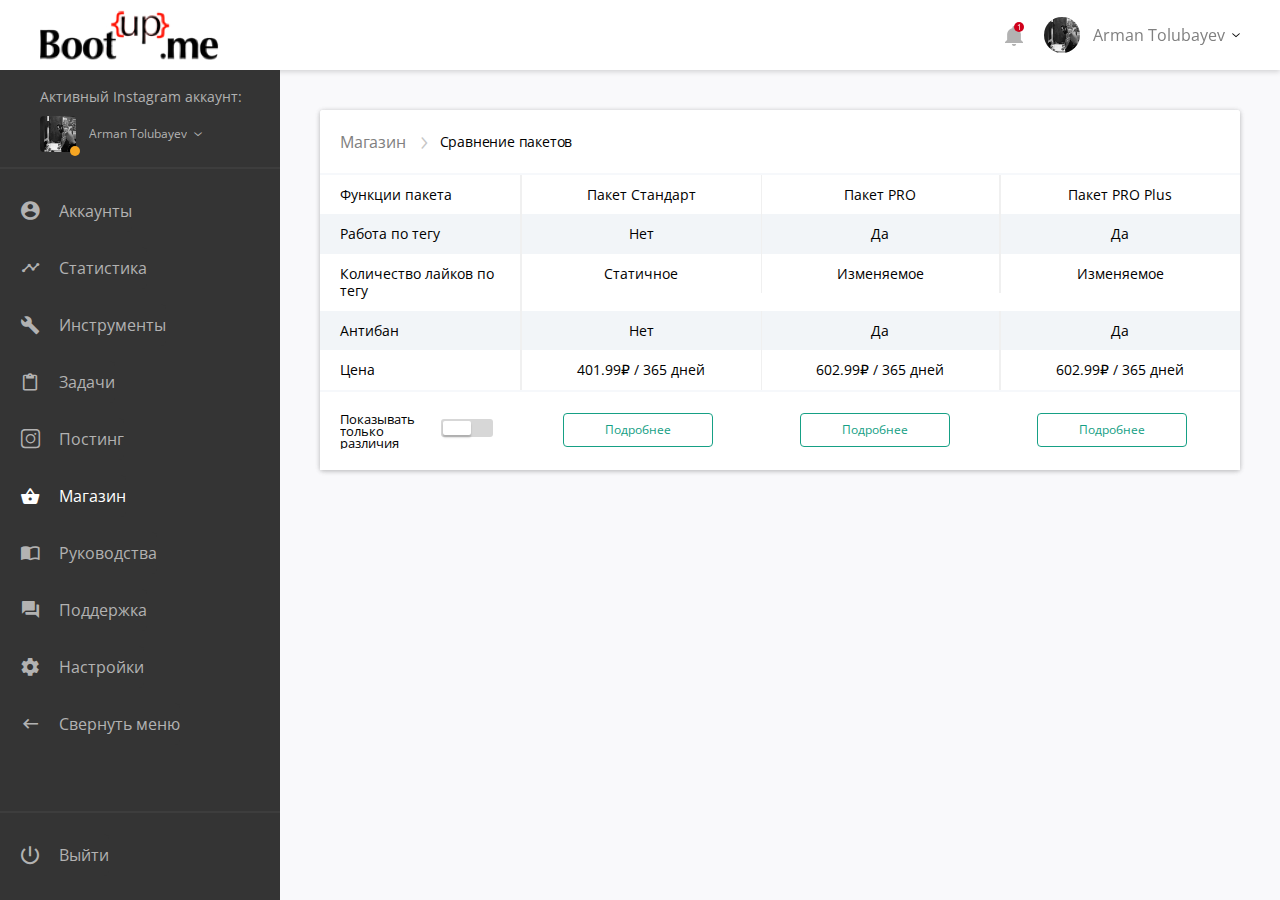
<file: shopCompare.html>
<!DOCTYPE html>
<html>

<head>
    <meta charset=utf-8>
    <title>ShopCompare</title>
    <meta name="viewport" id="viewport" content="width=device-width, initial-scale=1">

    <!--fonts-->
    <link href="https://fonts.googleapis.com/css?family=Open+Sans:300,400&amp;subset=cyrillic" rel="stylesheet">

    <!--styles-->
    <link rel="stylesheet" type="text/css" href="css/style.css" />

    <script src="https://apis.google.com/js/platform.js" async defer></script>
    <link href="https://fonts.googleapis.com/icon?family=Material+Icons" rel="stylesheet">

    <!--libs-->
    <!--[if lt IE 9]><script src="http://html5shiv.googlecode.com/svn/trunk/html5.js"></script><![endif]-->
    <script type="text/javascript" src="js/libs/jquery-11.js"></script>
    <script type="text/javascript" src="js/libs/device.min.js"></script>
    <script type="text/javascript" src="js/libs/moment.js"></script>
    <script type="text/javascript" src="js/libs/bootstrap.min.js"></script>
    <script type="text/javascript" src="js/libs/bootstrap-datetimepicker.js"></script>
    <!--custom scroll-->
    <script type="text/javascript" src="js/libs/scrollpane/jquery.jscrollpane.min.js"></script>
    <script type="text/javascript" src="js/libs/scrollpane/jquery.mousewheel.js"></script>
    <!--cut text and add dots-->
    <script type="text/javascript" src="js/libs/dodot/jquery.dotdotdot.min.js"></script>

    <!--formstyler-->
    <script type="text/javascript" src="js/libs/formstyler/jquery.formstyler.min.js"></script>

    <!--ui slider-->
    <script type="text/javascript" src="js/libs/ui_slider/jquery-ui.min.js"></script>

    <!--formstyler-->
    <script type="text/javascript" src="js/libs/materialize-tags/materialize-tags.js"></script>
    <script type="text/javascript" src="js/libs/materialize-tags/typeahead.jquery.js"></script>

    <!--modules-->
    <script type="text/javascript" src="js/modules/menu.js"></script>
    <script type="text/javascript" src="js/modules/notice.js"></script>
    <script type="text/javascript" src="js/modules/modal.js"></script>
    <script type="text/javascript" src="js/modules/toast.js"></script>

    <!--general-->
    <script type="text/javascript" src="js/common.js"></script>
    <script type="text/javascript" src="js/components/shop.js"></script>
</head>

<body>
    <div id="menuHint__wrap" class="menuHint__wrap">
        <a href="" class="menuHint__link"></a>
    </div>


    <div class="wrapper">
        <header class="header header-p-fixed">
            <a href="" class="menu__btn js-menuTrigger">
                <span class="menu__btnLine"></span>
                <span class="menu__btnLine"></span>
                <span class="menu__btnLine"></span>
            </a>
            <a href="" class="logo">
                <img src="images/logo.png" alt="bootUpMe" class="logo__pic" />
            </a>
            <div class="dd headerUser">
                <a href="" class="ddTrigger icon-arrow headerUser__trigger" data-toggle="dropdown">
                    <span class="headerUser__photo">
					<img src="images/img_cont/userPic.jpg" alt="" class="headerUser__pic"/>
				</span>
                    <span class="ddTrigger__text headerUser__name">
					Arman Tolubayev
				</span>
                </a>
                <div class="ddMenu">
                    <ul class="ddMenu__list">
                        <li class="ddMenu__item headerUser__ddItem">
                            <a href="" class="ddMenu__link">
                                <span class="headerUser__ddItemIcon icon-settings navIcon-settings"></span>
                                <span class="headerUser__ddItemText">Настройки</span>
                            </a>
                        </li>
                        <li class="ddMenu__item headerUser__ddItem">
                            <a href="" class="ddMenu__link">
                                <span class="headerUser__ddItemIcon icon-power navIcon-leave"></span>
                                <span class="headerUser__ddItemText">Выход</span>
                            </a>
                        </li>
                    </ul>
                </div>
            </div>
            <div class="headerNotice">
                <a href="" class="headerNotice__trigger js-headerNotice">
                    <span class="headerNotice__index">1</span>
                    <img src="images/icons/pic-bell@2x.png" alt="" class="headerNotice__pic" />
                </a>
            </div>
        </header>
        <div class="menu ">
            <div class="menu__header">
                <div class="menu__headerTitle">Активный Instagram аккаунт:</div>
                <div class="dd menuUser__dd">
                    <a href="" class="ddTrigger icon-arrow menuUser__trigger" data-toggle="dropdown">
                        <span class="menuUser__photo">
						<span class="status notActive"></span>
                        <img src="images/img_cont/userPic.jpg" alt="" class="menuUser__pic">
                        </span>
                        <span class="ddTrigger__text menuUser__name">
						Arman Tolubayev
					</span>
                    </a>
                    <div class="ddMenu">
                        <ul class="ddMenu__list">
                            <li class="ddMenu__item menuUser__ddItem">
                                <a href="" class="ddMenu__link">
                                    <span class="menuUser__ddItemIcon icon-settings navIcon-settings"></span>
                                    <span class="menuUser__ddItemText">Настройки</span>
                                </a>
                            </li>
                            <li class="ddMenu__item menuUser__ddItem">
                                <a href="" class="ddMenu__link">
                                    <span class="menuUser__ddItemIcon icon-power navIcon-leave"></span>
                                    <span class="menuUser__ddItemText">Выход</span>
                                </a>
                            </li>
                        </ul>
                    </div>
                </div>

            </div>
            <div class="menu__footer">
                <a href="https://example11" class="nav__item menuHint" data-tooltip-text="Выйти">
                    <span class="nav__itemIcon icon-power navIcon-leave"></span>
                    <span class="nav__itemText">Выйти</span>
                </a>
            </div>

            <div class="menu__scroll">
                <div class="scrollpane">
                    <nav class="nav">
                        <a href="https://example1" class="nav__item menuHint" data-tooltip-text="Аккаунты">
                            <span class="nav__itemIcon icon-user navIcon-acc"></span>
                            <span class="nav__itemText">Аккаунты</span>
                        </a>
                        <a href="https://example2" class="nav__item menuHint" data-tooltip-text="Статистика">
                            <span class="nav__itemIcon icon-chart navIcon-statistic"></span>
                            <span class="nav__itemText">Статистика</span>
                        </a>
                        <a href="https://example3" class="nav__item menuHint" data-tooltip-text="Инструменты">
                            <span class="nav__itemIcon icon-key navIcon-tools"></span>
                            <span class="nav__itemText">Инструменты</span>
                        </a>
                        <a href="https://example4" class="nav__item menuHint" data-tooltip-text="Задачи">
                            <span class="nav__itemIcon icon-notepad navIcon-goals"></span>
                            <span class="nav__itemText">Задачи</span>
                        </a>
                        <a href="https://example5" class="nav__item menuHint" data-tooltip-text="Постинг">
                            <span class="nav__itemIcon icon-instagram navIcon-insta"></span>
                            <span class="nav__itemText">Постинг</span>
                        </a>
                        <a href="https://example6" class="nav__item active menuHint" data-tooltip-text="Магазин">
                            <span class="nav__itemIcon icon-bag navIcon-shop"></span>
                            <span class="nav__itemText">Магазин</span>
                        </a>
                        <a href="https://example7" class="nav__item menuHint" data-tooltip-text="Руководства">
                            <span class="nav__itemIcon icon-book navIcon-management"></span>
                            <span class="nav__itemText">Руководства</span>
                        </a>
                        <a href="https://example8" class="nav__item menuHint" data-tooltip-text="Поддержка">
                            <span class="nav__itemIcon icon-msg navIcon-support"></span>
                            <span class="nav__itemText">Поддержка</span>
                        </a>
                        <a href="https://example9" class="nav__item menuHint" data-tooltip-text="Настройки">
                            <span class="nav__itemIcon icon-settings navIcon-settings"></span>
                            <span class="nav__itemText">Настройки</span>
                        </a>
                        <a href="https://example10" class="nav__item menuHint js-menuTrigger" data-tooltip-text="Свернуть меню">
                            <span class="nav__itemIcon icon-arrow2 navIcon-collapse navIcon-collapse"></span>
                            <span class="nav__itemText">Свернуть меню</span>
                        </a>
                    </nav>
                </div>
            </div>
        </div>
        <div class="notice__wrap">
            <ul class="noticeNav__wrap">
                <li class="noticeNav__li active">
                    <a href="" data-tab-class="notification" class="noticeNav__item js-noticeNav">Уведомления</a>
                </li>
                <li class="noticeNav__li">
                    <a href="#" data-tab-class="msg" class="noticeNav__item js-noticeNav">Сообщения</a>
                </li>
            </ul>
            <div class="noticePane__wrap">
                <div class="noticePane active" id="notification">
                    <div class="noticePane__scroll">
                        <div class="scrollpane dark">
                            <ul class="noticePane__list">
                                <li class="noticeNote__item">
                                    <div class="noticeNote__icon icon-bag noticeIcon-shop"></div>
                                    <div class="noticeNote__info">
                                        <p>
                                            Заканчивается срок действия пакета PRO. Не забудьте продлить его до 5.11.2016
                                        </p>
                                    </div>
                                </li>
                                <li class="noticeNote__item">
                                    <div class="noticeNote__icon icon-instagram noticeIcon-insta"></div>
                                    <div class="noticeNote__info">
                                        <p>
                                            Запланированный вами пост на 23:15 1.11.2016 года опубликован
                                        </p>
                                    </div>
                                </li>
                                <li class="noticeNote__item">
                                    <div class="noticeNote__icon icon-notepad noticeIcon-goals"></div>
                                    <div class="noticeNote__info">
                                        <p>
                                            Задача “Поиск по Москве” завершена. Результат собран в файл “Москва для девушек”
                                        </p>
                                        <button class="btn btn-openNotice">Открыть</button>
                                    </div>
                                </li>
                                <li class="noticeNote__item">
                                    <div class="noticeNote__icon icon-chart noticeIcon-statistic"></div>
                                    <div class="noticeNote__info">
                                        <p>
                                            Статистика за октябрь 2016 года готова для анализа
                                        </p>
                                        <button class="btn btn-openNotice">Просмотреть</button>
                                    </div>
                                </li>
                                <li class="noticeNote__item">
                                    <div class="noticeNote__icon icon-bag noticeIcon-shop"></div>
                                    <div class="noticeNote__info">
                                        <p>
                                            В магазин добавлен новый пакет для поиска и анализа больших данных в облаке.
                                        </p>
                                    </div>
                                </li>
                            </ul>
                        </div>
                    </div>
                </div>
                <div class="noticePane" id="msg">
                    <div class="noticePane__header">
                        <div class="noticeSearch__wrap">
                            <span class="noticeSearch__icon icon-search"></span>
                            <input type="submit" class="noticeSearch__sbm">

                            <div class="dd noticeSearch__sortDD">
                                <a href="" class="ddTrigger icon-arrow" data-toggle="dropdown">
                                    <span class="ddTrigger__text">Только онлайн</span>
                                </a>
                                <div class="ddMenu">
                                    <ul class="ddMenu__list">
                                        <li class="ddMenu__item">
                                            <a href="" class="ddMenu__link">Только онлайн</a>
                                        </li>
                                        <li class="ddMenu__item">
                                            <a href="" class="ddMenu__link">Все</a>
                                        </li>
                                    </ul>
                                </div>
                            </div>

                            <input type="text" class="field noticeSearch__field">
                            <div class="bar"></div>
                        </div>
                    </div>
                    <div class="noticePane__scroll noticePane__scroll-margin">
                        <div class="scrollpane dark">
                            <ul class="noticePane__list">
                                <li class="noticeMsg__li">
                                    <a href="" class="noticeMsg__item">
                                        <span class="noticeMsg__pic">
										<span class="noticeMsg__userStatus green"></span>
                                        <img src="images/img_cont/userPic.jpg" alt="" class="noticeMsg__img" />
                                        </span>
                                        <span class="noticeMsg__header">
										<span class="noticeMsg__date">12:43</span>
                                        <span class="noticeMsg__title">Не работает постинг</span>
                                        </span>
                                        <span class="noticeMsg__body">
										<span>
											Вы: Нет, это была системная ошибка, я ничего не могу сделать
										</span>
                                        </span>
                                    </a>
                                </li>
                                <li class="noticeMsg__li">
                                    <a href="" class="noticeMsg__item">
                                        <span class="noticeMsg__pic">
										<span class="noticeMsg__userStatus green"></span>
                                        <img src="images/img_cont/userPic.jpg" alt="" class="noticeMsg__img" />
                                        </span>
                                        <span class="noticeMsg__header">
										<span class="noticeMsg__date">12:43</span>
                                        <span class="noticeMsg__title">Не могу скачать статистику</span>
                                        </span>
                                        <span class="noticeMsg__body">
										<span>
											На систему надейся, а сам не плошай. Пословица
										</span>
                                        </span>
                                    </a>
                                </li>
                                <li class="noticeMsg__li">
                                    <a href="" class="noticeMsg__item">
                                        <span class="noticeMsg__pic">
										<span class="noticeMsg__userStatus red"></span>
                                        <img src="images/img_cont/userPic.jpg" alt="" class="noticeMsg__img" />
                                        </span>
                                        <span class="noticeMsg__header">
										<span class="noticeMsg__date">12:43</span>
                                        <span class="noticeMsg__title">А где раздел помощь?</span>
                                        </span>
                                        <span class="noticeMsg__body">
										<span>
											Я так и думала, что у вас там, что-то сломалось
										</span>
                                        </span>
                                    </a>
                                </li>
                                <li class="noticeMsg__li">
                                    <a href="" class="noticeMsg__item">
                                        <span class="noticeMsg__pic">
										<span class="noticeMsg__userStatus green"></span>
                                        <img src="images/img_cont/userPic.jpg" alt="" class="noticeMsg__img" />
                                        </span>
                                        <span class="noticeMsg__header">
										<span class="noticeMsg__date">вчера</span>
                                        <span class="noticeMsg__title">Куда делся старый дизайн</span>
                                        </span>
                                        <span class="noticeMsg__body">
										<span>
											Куда делся старый дизайн
										</span>
                                        </span>
                                    </a>
                                </li>
                            </ul>
                        </div>
                    </div>
                </div>
            </div>
        </div>

        <section class="content content-shop ">
            <div class="main">
                <div class="mainSection">
                    <div class="mainSection">
                        <ul class="breadcrumbs">
                            <li class="breadcrumbs__li">
                                <a href="" class="breadcrumbs__item">Магазин</a>
                            </li>
                            <li class="breadcrumbs__li active">
                                <span class="breadcrumbs__item">Сравнение пакетов</span>
                            </li>
                        </ul>
                        <div class="compare__wrap">
                            <div class="compare__row">
                                <div class="compare__td">Функции пакета</div>
                                <div class="compare__td">Пакет Стандарт</div>
                                <div class="compare__td">Пакет PRO</div>
                                <div class="compare__td">Пакет PRO Plus</div>
                            </div>
                            <div class="compare__row">
                                <div class="compare__td">Работа по тегу</div>
                                <div class="compare__td">Нет</div>
                                <div class="compare__td">Да</div>
                                <div class="compare__td">Да</div>
                            </div>
                            <div class="compare__row">
                                <div class="compare__td">Количество лайков по тегу</div>
                                <div class="compare__td">Статичное</div>
                                <div class="compare__td">Изменяемое</div>
                                <div class="compare__td">Изменяемое</div>
                            </div>
                            <div class="compare__row">
                                <div class="compare__td">Антибан</div>
                                <div class="compare__td">Нет</div>
                                <div class="compare__td">Да</div>
                                <div class="compare__td">Да</div>
                            </div>
                            <div class="compare__row">
                                <div class="compare__td">Цена</div>
                                <div class="compare__td">401.99₽ / 365 дней</div>
                                <div class="compare__td">602.99₽ / 365 дней</div>
                                <div class="compare__td">602.99₽ / 365 дней</div>
                            </div>
                            <div class="compare__footer">
                                <div class="compare__td">
                                    <div class="tumbler green-white">
                                        <label class="tumbler__label">
										<input type="checkbox" class="tumbler__input">
										<span class="tumbler__text">Показывать только различия</span>
										<span class="tumbler__slider"></span>
									</label>
                                    </div>
                                </div>
                                <div class="compare__td">
                                    <button class="btn btn-compareMore">Подробнее</button>
                                </div>
                                <div class="compare__td">
                                    <button class="btn btn-compareMore">Подробнее</button>
                                </div>
                                <div class="compare__td">
                                    <button class="btn btn-compareMore">Подробнее</button>
                                </div>
                            </div>

                        </div>
                    </div>
                </div>
            </div>
        </section>
    </div>
</body>

</html>
</file>
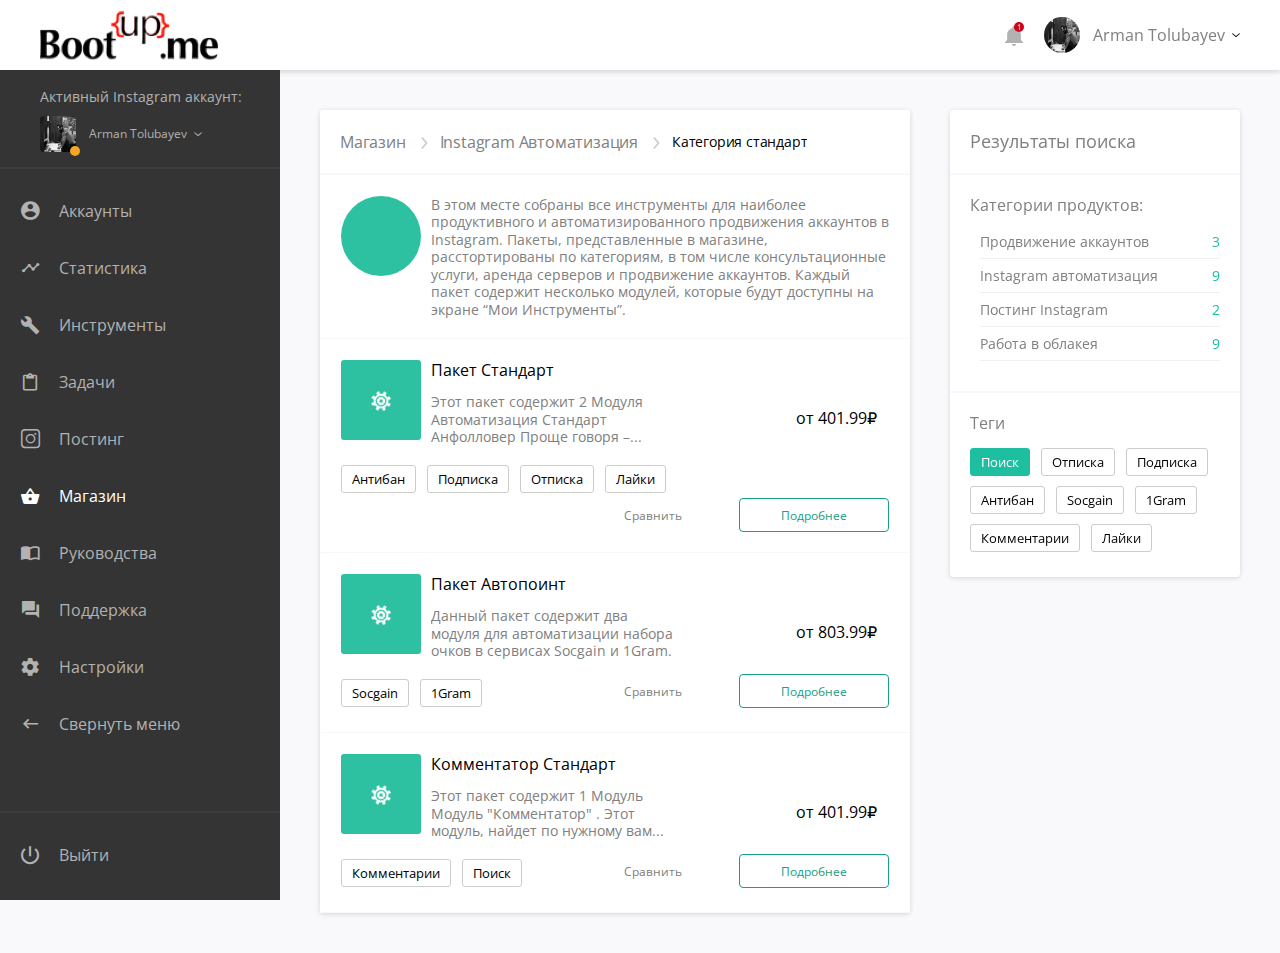
<file: shopFilter.html>
<!DOCTYPE html>
<html>

<head>
    <meta charset=utf-8>
    <title>ShopFilter</title>
    <meta name="viewport" id="viewport" content="width=device-width, initial-scale=1">

    <!--fonts-->
    <link href="https://fonts.googleapis.com/css?family=Open+Sans:300,400&amp;subset=cyrillic" rel="stylesheet">

    <!--styles-->
    <link rel="stylesheet" type="text/css" href="css/style.css" />

    <script src="https://apis.google.com/js/platform.js" async defer></script>
    <link href="https://fonts.googleapis.com/icon?family=Material+Icons" rel="stylesheet">

    <!--libs-->
    <!--[if lt IE 9]><script src="http://html5shiv.googlecode.com/svn/trunk/html5.js"></script><![endif]-->
    <script type="text/javascript" src="js/libs/jquery-11.js"></script>
    <script type="text/javascript" src="js/libs/device.min.js"></script>
    <script type="text/javascript" src="js/libs/moment.js"></script>
    <script type="text/javascript" src="js/libs/bootstrap.min.js"></script>
    <script type="text/javascript" src="js/libs/bootstrap-datetimepicker.js"></script>
    <!--custom scroll-->
    <script type="text/javascript" src="js/libs/scrollpane/jquery.jscrollpane.min.js"></script>
    <script type="text/javascript" src="js/libs/scrollpane/jquery.mousewheel.js"></script>
    <!--cut text and add dots-->
    <script type="text/javascript" src="js/libs/dodot/jquery.dotdotdot.min.js"></script>

    <!--formstyler-->
    <script type="text/javascript" src="js/libs/formstyler/jquery.formstyler.min.js"></script>

    <!--ui slider-->
    <script type="text/javascript" src="js/libs/ui_slider/jquery-ui.min.js"></script>

    <!--formstyler-->
    <script type="text/javascript" src="js/libs/materialize-tags/materialize-tags.js"></script>
    <script type="text/javascript" src="js/libs/materialize-tags/typeahead.jquery.js"></script>

    <!--modules-->
    <script type="text/javascript" src="js/modules/menu.js"></script>
    <script type="text/javascript" src="js/modules/notice.js"></script>
    <script type="text/javascript" src="js/modules/modal.js"></script>
    <script type="text/javascript" src="js/modules/toast.js"></script>

    <!--general-->
    <script type="text/javascript" src="js/common.js"></script>
    <script type="text/javascript" src="js/components/shop.js"></script>
</head>

<body>
    <div id="menuHint__wrap" class="menuHint__wrap">
        <a href="" class="menuHint__link"></a>
    </div>


    <div class="wrapper">
        <header class="header header-p-fixed">
            <a href="" class="menu__btn js-menuTrigger">
                <span class="menu__btnLine"></span>
                <span class="menu__btnLine"></span>
                <span class="menu__btnLine"></span>
            </a>
            <a href="" class="logo">
                <img src="images/logo.png" alt="bootUpMe" class="logo__pic" />
            </a>
            <div class="dd headerUser">
                <a href="" class="ddTrigger icon-arrow headerUser__trigger" data-toggle="dropdown">
                    <span class="headerUser__photo">
					<img src="images/img_cont/userPic.jpg" alt="" class="headerUser__pic"/>
				</span>
                    <span class="ddTrigger__text headerUser__name">
					Arman Tolubayev
				</span>
                </a>
                <div class="ddMenu">
                    <ul class="ddMenu__list">
                        <li class="ddMenu__item headerUser__ddItem">
                            <a href="" class="ddMenu__link">
                                <span class="headerUser__ddItemIcon icon-settings navIcon-settings"></span>
                                <span class="headerUser__ddItemText">Настройки</span>
                            </a>
                        </li>
                        <li class="ddMenu__item headerUser__ddItem">
                            <a href="" class="ddMenu__link">
                                <span class="headerUser__ddItemIcon icon-power navIcon-leave"></span>
                                <span class="headerUser__ddItemText">Выход</span>
                            </a>
                        </li>
                    </ul>
                </div>
            </div>
            <div class="headerNotice">
                <a href="" class="headerNotice__trigger js-headerNotice">
                    <span class="headerNotice__index">1</span>
                    <img src="images/icons/pic-bell@2x.png" alt="" class="headerNotice__pic" />
                </a>
            </div>
        </header>
        <div class="menu ">
            <div class="menu__header">
                <div class="menu__headerTitle">Активный Instagram аккаунт:</div>
                <div class="dd menuUser__dd">
                    <a href="" class="ddTrigger icon-arrow menuUser__trigger" data-toggle="dropdown">
                        <span class="menuUser__photo">
						<span class="status notActive"></span>
                        <img src="images/img_cont/userPic.jpg" alt="" class="menuUser__pic">
                        </span>
                        <span class="ddTrigger__text menuUser__name">
						Arman Tolubayev
					</span>
                    </a>
                    <div class="ddMenu">
                        <ul class="ddMenu__list">
                            <li class="ddMenu__item menuUser__ddItem">
                                <a href="" class="ddMenu__link">
                                    <span class="menuUser__ddItemIcon icon-settings navIcon-settings"></span>
                                    <span class="menuUser__ddItemText">Настройки</span>
                                </a>
                            </li>
                            <li class="ddMenu__item menuUser__ddItem">
                                <a href="" class="ddMenu__link">
                                    <span class="menuUser__ddItemIcon icon-power navIcon-leave"></span>
                                    <span class="menuUser__ddItemText">Выход</span>
                                </a>
                            </li>
                        </ul>
                    </div>
                </div>

            </div>
            <div class="menu__footer">
                <a href="" class="nav__item menuHint" data-tooltip-text="Выйти">
                    <span class="nav__itemIcon icon-power navIcon-leave"></span>
                    <span class="nav__itemText">Выйти</span>
                </a>
            </div>

            <div class="menu__scroll">
                <div class="scrollpane">
                    <nav class="nav">
                        <a href="" class="nav__item menuHint" data-tooltip-text="Аккаунты">
                            <span class="nav__itemIcon icon-user navIcon-acc"></span>
                            <span class="nav__itemText">Аккаунты</span>
                        </a>
                        <a href="" class="nav__item menuHint" data-tooltip-text="Статистика">
                            <span class="nav__itemIcon icon-chart navIcon-statistic"></span>
                            <span class="nav__itemText">Статистика</span>
                        </a>
                        <a href="" class="nav__item menuHint" data-tooltip-text="Инструменты">
                            <span class="nav__itemIcon icon-key navIcon-tools"></span>
                            <span class="nav__itemText">Инструменты</span>
                        </a>
                        <a href="" class="nav__item menuHint" data-tooltip-text="Задачи">
                            <span class="nav__itemIcon icon-notepad navIcon-goals"></span>
                            <span class="nav__itemText">Задачи</span>
                        </a>
                        <a href="" class="nav__item menuHint" data-tooltip-text="Постинг">
                            <span class="nav__itemIcon icon-instagram navIcon-insta"></span>
                            <span class="nav__itemText">Постинг</span>
                        </a>
                        <a href="" class="nav__item active menuHint" data-tooltip-text="Магазин">
                            <span class="nav__itemIcon icon-bag navIcon-shop"></span>
                            <span class="nav__itemText">Магазин</span>
                        </a>
                        <a href="" class="nav__item menuHint" data-tooltip-text="Руководства">
                            <span class="nav__itemIcon icon-book navIcon-management"></span>
                            <span class="nav__itemText">Руководства</span>
                        </a>
                        <a href="" class="nav__item menuHint" data-tooltip-text="Поддержка">
                            <span class="nav__itemIcon icon-msg navIcon-support"></span>
                            <span class="nav__itemText">Поддержка</span>
                        </a>
                        <a href="" class="nav__item menuHint" data-tooltip-text="Настройки">
                            <span class="nav__itemIcon icon-settings navIcon-settings"></span>
                            <span class="nav__itemText">Настройки</span>
                        </a>
                        <a href="0" class="nav__item menuHint js-menuTrigger" data-tooltip-text="Свернуть меню">
                            <span class="nav__itemIcon icon-arrow2 navIcon-collapse navIcon-collapse"></span>
                            <span class="nav__itemText">Свернуть меню</span>
                        </a>
                    </nav>
                </div>
            </div>
        </div>
        <div class="notice__wrap">
            <ul class="noticeNav__wrap">
                <li class="noticeNav__li active">
                    <a href="" data-tab-class="notification" class="noticeNav__item js-noticeNav">Уведомления</a>
                </li>
                <li class="noticeNav__li">
                    <a href="#" data-tab-class="msg" class="noticeNav__item js-noticeNav">Сообщения</a>
                </li>
            </ul>
            <div class="noticePane__wrap">
                <div class="noticePane active" id="notification">
                    <div class="noticePane__scroll">
                        <div class="scrollpane dark">
                            <ul class="noticePane__list">
                                <li class="noticeNote__item">
                                    <div class="noticeNote__icon icon-bag noticeIcon-shop"></div>
                                    <div class="noticeNote__info">
                                        <p>
                                            Заканчивается срок действия пакета PRO. Не забудьте продлить его до 5.11.2016
                                        </p>
                                    </div>
                                </li>
                                <li class="noticeNote__item">
                                    <div class="noticeNote__icon icon-instagram noticeIcon-insta"></div>
                                    <div class="noticeNote__info">
                                        <p>
                                            Запланированный вами пост на 23:15 1.11.2016 года опубликован
                                        </p>
                                    </div>
                                </li>
                                <li class="noticeNote__item">
                                    <div class="noticeNote__icon icon-notepad noticeIcon-goals"></div>
                                    <div class="noticeNote__info">
                                        <p>
                                            Задача “Поиск по Москве” завершена. Результат собран в файл “Москва для девушек”
                                        </p>
                                        <button class="btn btn-openNotice">Открыть</button>
                                    </div>
                                </li>
                                <li class="noticeNote__item">
                                    <div class="noticeNote__icon icon-chart noticeIcon-statistic"></div>
                                    <div class="noticeNote__info">
                                        <p>
                                            Статистика за октябрь 2016 года готова для анализа
                                        </p>
                                        <button class="btn btn-openNotice">Просмотреть</button>
                                    </div>
                                </li>
                                <li class="noticeNote__item">
                                    <div class="noticeNote__icon icon-bag noticeIcon-shop"></div>
                                    <div class="noticeNote__info">
                                        <p>
                                            В магазин добавлен новый пакет для поиска и анализа больших данных в облаке.
                                        </p>
                                    </div>
                                </li>
                            </ul>
                        </div>
                    </div>
                </div>
                <div class="noticePane" id="msg">
                    <div class="noticePane__header">
                        <div class="noticeSearch__wrap">
                            <span class="noticeSearch__icon icon-search"></span>
                            <input type="submit" class="noticeSearch__sbm">

                            <div class="dd noticeSearch__sortDD">
                                <a href="" class="ddTrigger icon-arrow" data-toggle="dropdown">
                                    <span class="ddTrigger__text">Только онлайн</span>
                                </a>
                                <div class="ddMenu">
                                    <ul class="ddMenu__list">
                                        <li class="ddMenu__item">
                                            <a href="" class="ddMenu__link">Только онлайн</a>
                                        </li>
                                        <li class="ddMenu__item">
                                            <a href="" class="ddMenu__link">Все</a>
                                        </li>
                                    </ul>
                                </div>
                            </div>

                            <input type="text" class="field noticeSearch__field">
                            <div class="bar"></div>
                        </div>
                    </div>
                    <div class="noticePane__scroll noticePane__scroll-margin">
                        <div class="scrollpane dark">
                            <ul class="noticePane__list">
                                <li class="noticeMsg__li">
                                    <a href="" class="noticeMsg__item">
                                        <span class="noticeMsg__pic">
										<span class="noticeMsg__userStatus green"></span>
                                        <img src="images/img_cont/userPic.jpg" alt="" class="noticeMsg__img" />
                                        </span>
                                        <span class="noticeMsg__header">
										<span class="noticeMsg__date">12:43</span>
                                        <span class="noticeMsg__title">Не работает постинг</span>
                                        </span>
                                        <span class="noticeMsg__body">
										<span>
											Вы: Нет, это была системная ошибка, я ничего не могу сделать
										</span>
                                        </span>
                                    </a>
                                </li>
                                <li class="noticeMsg__li">
                                    <a href="" class="noticeMsg__item">
                                        <span class="noticeMsg__pic">
										<span class="noticeMsg__userStatus green"></span>
                                        <img src="images/img_cont/userPic.jpg" alt="" class="noticeMsg__img" />
                                        </span>
                                        <span class="noticeMsg__header">
										<span class="noticeMsg__date">12:43</span>
                                        <span class="noticeMsg__title">Не могу скачать статистику</span>
                                        </span>
                                        <span class="noticeMsg__body">
										<span>
											На систему надейся, а сам не плошай. Пословица
										</span>
                                        </span>
                                    </a>
                                </li>
                                <li class="noticeMsg__li">
                                    <a href="" class="noticeMsg__item">
                                        <span class="noticeMsg__pic">
										<span class="noticeMsg__userStatus red"></span>
                                        <img src="images/img_cont/userPic.jpg" alt="" class="noticeMsg__img" />
                                        </span>
                                        <span class="noticeMsg__header">
										<span class="noticeMsg__date">12:43</span>
                                        <span class="noticeMsg__title">А где раздел помощь?</span>
                                        </span>
                                        <span class="noticeMsg__body">
										<span>
											Я так и думала, что у вас там, что-то сломалось
										</span>
                                        </span>
                                    </a>
                                </li>
                                <li class="noticeMsg__li">
                                    <a href="" class="noticeMsg__item">
                                        <span class="noticeMsg__pic">
										<span class="noticeMsg__userStatus green"></span>
                                        <img src="images/img_cont/userPic.jpg" alt="" class="noticeMsg__img" />
                                        </span>
                                        <span class="noticeMsg__header">
										<span class="noticeMsg__date">вчера</span>
                                        <span class="noticeMsg__title">Куда делся старый дизайн</span>
                                        </span>
                                        <span class="noticeMsg__body">
										<span>
											Куда делся старый дизайн
										</span>
                                        </span>
                                    </a>
                                </li>
                            </ul>
                        </div>
                    </div>
                </div>
            </div>
        </div>

        <section class="content content-shop open">
            <div class="sidebar sidebar-fixed">
                <div class="sidebar__in">
                    <div class="sidebar__compareWrap">
                        <div class="sidebar__header">
                            <button class="btn btn-sbm" onclick="location.href = 'shopCompare.html';return false; ">Сравнить 3 пакета</button>
                        </div>
                    </div>
                    <div class="sidebar__header">
                        <div class="sidebar__title">Результаты поиска</div>
                    </div>
                    <div class="sidebar__category">
                        <div class="sidebar__categoryTitle">Категории продуктов:</div>
                        <a href="" class="sidebar__categoryRow">
                            <span class="sidebar__categoryLabel">Продвижение аккаунтов</span>
                            <span class="sidebar__categoryLabeled">3</span>
                        </a>
                        <a href="" class="sidebar__categoryRow">
                            <span class="sidebar__categoryLabel">Instagram автоматизация</span>
                            <span class="sidebar__categoryLabeled">9</span>
                        </a>
                        <a href="" class="sidebar__categoryRow mark">
                            <span class="sidebar__categoryLabel">Постинг Instagram</span>
                            <span class="sidebar__categoryLabeled">2</span>
                        </a>
                        <a href="" class="sidebar__categoryRow">
                            <span class="sidebar__categoryLabel">Работа в облакея</span>
                            <span class="sidebar__categoryLabeled">9</span>
                        </a>
                    </div>
                    <div class="tags tags-sidebar">
                        <div class="tags__title">Теги</div>
                        <ul class="tags__list">
                            <li class="tags__li mark">
                                <a href="" class="tags__item">Поиск</a>
                            </li>
                            <li class="tags__li">
                                <a href="" class="tags__item">Отписка</a>
                            </li>
                            <li class="tags__li">
                                <a href="" class="tags__item">Подписка</a>
                            </li>
                            <li class="tags__li">
                                <a href="" class="tags__item">Антибан</a>
                            </li>
                            <li class="tags__li">
                                <a href="" class="tags__item">Socgain</a>
                            </li>
                            <li class="tags__li">
                                <a href="" class="tags__item">1Gram</a>
                            </li>
                            <li class="tags__li">
                                <a href="" class="tags__item">Комментарии</a>
                            </li>
                            <li class="tags__li">
                                <a href="" class="tags__item">Лайки</a>
                            </li>
                        </ul>
                    </div>
                </div>
            </div>
            <div class="main">
                <div class="mainSection">
                    <ul class="breadcrumbs">
                        <li class="breadcrumbs__li">
                            <a href="" class="breadcrumbs__item">Магазин</a>
                        </li>
                        <li class="breadcrumbs__li">
                            <a href="" class="breadcrumbs__item">Instagram Автоматизация</a>
                        </li>
                        <li class="breadcrumbs__li active">
                            <span class="breadcrumbs__item">Категория стандарт</span>
                        </li>
                    </ul>
                    <div class="offer__instructions">
                        <div class="offer__picRound"></div>
                        <div class="offer__info">
                            <div class="offer__instructionsText">
                                В этом месте собраны все инструменты для наиболее продуктивного и автоматизированного продвижения аккаунтов в Instagram. Пакеты, представленные в магазине, расстортированы по категориям, в том числе консультационные услуги, аренда серверов и продвижение
                                аккаунтов. Каждый пакет содержит несколько модулей, которые будут доступны на экране “Мои Инструменты”.
                            </div>
                        </div>
                    </div>
                    <div class="offer__item">
                        <div class="offer__col left">
                            <div class="offer__pic">
                                <img src="images/icons/pic-settings.png" alt="" />
                            </div>
                            <div class="offer__info">
                                <div class="offer__name">Пакет Стандарт</div>
                                <div class="offer__descr js-offerDot">
                                    Этот пакет содержит 2 Модуля Автоматизация Стандарт Анфолловер Проще говоря – здесь собрано все, что нужно для непрофессионального продвижения. Но в тоже время, в умелых руках, этот пакет позволяет
                                </div>
                            </div>
                        </div>
                        <div class="offer__col right">
                            <div class="offer__price">от 401.99₽</div>
                        </div>
                        <div class="offer__bottom">
                            <div class="offer__tags tags-offer">
                                <ul class="tags__list">
                                    <li class="tags__li">
                                        <a href="" class="tags__item">Антибан</a>
                                    </li>
                                    <li class="tags__li">
                                        <a href="" class="tags__item">Подписка</a>
                                    </li>
                                    <li class="tags__li">
                                        <a href="" class="tags__item">Отписка</a>
                                    </li>
                                    <li class="tags__li">
                                        <a href="" class="tags__item">Лайки</a>
                                    </li>
                                </ul>
                            </div>
                            <div class="offer__options">
                                <button class="btn btn-moreOffer">Подробнее</button>
                                <button class="btn btn-compareOffer js-compareShopItem">
								<span class="offer__compareIcon icon-check"></span>
								<span class="offer__compareText">Сравнить</span>
							</button>
                            </div>
                        </div>
                    </div>
                    <div class="offer__item">
                        <div class="offer__col left">
                            <div class="offer__pic">
                                <img src="images/icons/pic-settings.png" alt="" />
                            </div>
                            <div class="offer__info">
                                <div class="offer__name">Пакет Автопоинт</div>
                                <div class="offer__descr js-offerDot">
                                    Данный пакет содержит два модуля для автоматизации набора очков в cервисах Socgain и 1Gram.
                                </div>
                            </div>

                        </div>
                        <div class="offer__col right">
                            <div class="offer__price">от 803.99₽</div>
                        </div>
                        <div class="offer__bottom">
                            <div class="offer__tags tags-offer">
                                <ul class="tags__list">
                                    <li class="tags__li">
                                        <a href="" class="tags__item">Socgain</a>
                                    </li>
                                    <li class="tags__li">
                                        <a href="" class="tags__item">1Gram</a>
                                    </li>
                                </ul>
                            </div>
                            <div class="offer__options">
                                <button class="btn btn-moreOffer">Подробнее</button>
                                <button class="btn btn-compareOffer js-compareShopItem">
								<span class="offer__compareIcon icon-check"></span>
								<span class="offer__compareText">Сравнить</span>
							</button>
                            </div>
                        </div>
                    </div>
                    <div class="offer__item">
                        <div class="offer__col left">
                            <div class="offer__pic">
                                <img src="images/icons/pic-settings.png" alt="" />
                            </div>
                            <div class="offer__info">
                                <div class="offer__name">Комментатор Стандарт</div>
                                <div class="offer__descr js-offerDot">
                                    Этот пакет содержит 1 Модуль Модуль "Комментатор" . Этот модуль, найдет по нужному вам #хэштэгу последние 10 фотографий и оставит заранее подготовленные вами комментарии из файла.
                                </div>
                            </div>

                        </div>
                        <div class="offer__col right">
                            <div class="offer__price">от 401.99₽</div>
                        </div>
                        <div class="offer__bottom">
                            <div class="offer__tags tags-offer">
                                <ul class="tags__list">
                                    <li class="tags__li">
                                        <a href="" class="tags__item">Комментарии</a>
                                    </li>
                                    <li class="tags__li">
                                        <a href="" class="tags__item">Поиск</a>
                                    </li>
                                </ul>
                            </div>
                            <div class="offer__options">
                                <button class="btn btn-moreOffer">Подробнее</button>
                                <button class="btn btn-compareOffer js-compareShopItem">
								<span class="offer__compareIcon icon-check"></span>
								<span class="offer__compareText">Сравнить</span>
							</button>
                            </div>
                        </div>
                    </div>
                </div>
            </div>
        </section>
    </div>
</body>

</html>
</file>
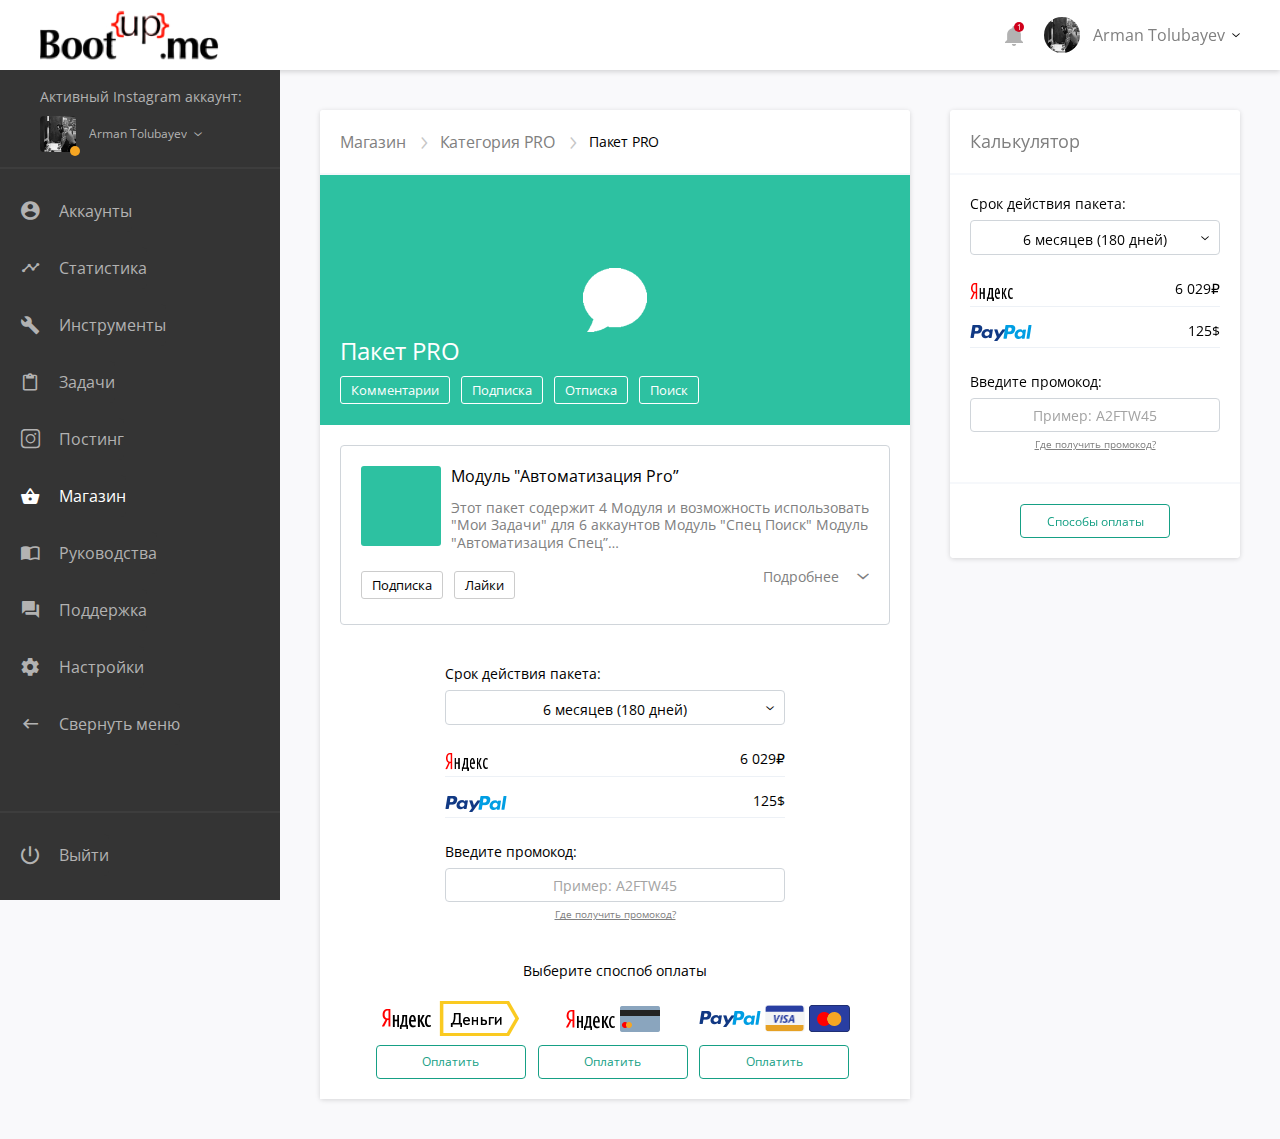
<file: shopPreview1.html>
<!DOCTYPE html>
<html>

<head>
    <meta charset=utf-8>
    <title>ShopPreview</title>
    <meta name="viewport" id="viewport" content="width=device-width, initial-scale=1">

    <!--fonts-->
    <link href="https://fonts.googleapis.com/css?family=Open+Sans:300,400&amp;subset=cyrillic" rel="stylesheet">

    <!--styles-->
    <link rel="stylesheet" type="text/css" href="css/style.css" />

    <script src="https://apis.google.com/js/platform.js" async defer></script>
    <link href="https://fonts.googleapis.com/icon?family=Material+Icons" rel="stylesheet">

    <!--libs-->
    <!--[if lt IE 9]><script src="http://html5shiv.googlecode.com/svn/trunk/html5.js"></script><![endif]-->
    <script type="text/javascript" src="js/libs/jquery-11.js"></script>
    <script type="text/javascript" src="js/libs/device.min.js"></script>
    <script type="text/javascript" src="js/libs/moment.js"></script>
    <script type="text/javascript" src="js/libs/bootstrap.min.js"></script>
    <script type="text/javascript" src="js/libs/bootstrap-datetimepicker.js"></script>
    <!--custom scroll-->
    <script type="text/javascript" src="js/libs/scrollpane/jquery.jscrollpane.min.js"></script>
    <script type="text/javascript" src="js/libs/scrollpane/jquery.mousewheel.js"></script>
    <!--cut text and add dots-->
    <script type="text/javascript" src="js/libs/dodot/jquery.dotdotdot.min.js"></script>

    <!--formstyler-->
    <script type="text/javascript" src="js/libs/formstyler/jquery.formstyler.min.js"></script>

    <!--ui slider-->
    <script type="text/javascript" src="js/libs/ui_slider/jquery-ui.min.js"></script>

    <!--formstyler-->
    <script type="text/javascript" src="js/libs/materialize-tags/materialize-tags.js"></script>
    <script type="text/javascript" src="js/libs/materialize-tags/typeahead.jquery.js"></script>

    <!--modules-->
    <script type="text/javascript" src="js/modules/menu.js"></script>
    <script type="text/javascript" src="js/modules/notice.js"></script>
    <script type="text/javascript" src="js/modules/modal.js"></script>
    <script type="text/javascript" src="js/modules/toast.js"></script>

    <!--general-->
    <script type="text/javascript" src="js/common.js"></script>
    <script type="text/javascript" src="js/components/shop.js"></script>
</head>

<body>
    <div id="menuHint__wrap" class="menuHint__wrap">
        <a href="" class="menuHint__link"></a>
    </div>


    <div class="wrapper">
        <header class="header header-p-fixed">
            <a href="" class="menu__btn js-menuTrigger">
                <span class="menu__btnLine"></span>
                <span class="menu__btnLine"></span>
                <span class="menu__btnLine"></span>
            </a>
            <a href="" class="logo">
                <img src="images/logo.png" alt="bootUpMe" class="logo__pic" />
            </a>
            <div class="dd headerUser">
                <a href="" class="ddTrigger icon-arrow headerUser__trigger" data-toggle="dropdown">
                    <span class="headerUser__photo">
					<img src="images/img_cont/userPic.jpg" alt="" class="headerUser__pic"/>
				</span>
                    <span class="ddTrigger__text headerUser__name">
					Arman Tolubayev
				</span>
                </a>
                <div class="ddMenu">
                    <ul class="ddMenu__list">
                        <li class="ddMenu__item headerUser__ddItem">
                            <a href="" class="ddMenu__link">
                                <span class="headerUser__ddItemIcon icon-settings navIcon-settings"></span>
                                <span class="headerUser__ddItemText">Настройки</span>
                            </a>
                        </li>
                        <li class="ddMenu__item headerUser__ddItem">
                            <a href="" class="ddMenu__link">
                                <span class="headerUser__ddItemIcon icon-power navIcon-leave"></span>
                                <span class="headerUser__ddItemText">Выход</span>
                            </a>
                        </li>
                    </ul>
                </div>
            </div>
            <div class="headerNotice">
                <a href="" class="headerNotice__trigger js-headerNotice">
                    <span class="headerNotice__index">1</span>
                    <img src="images/icons/pic-bell@2x.png" alt="" class="headerNotice__pic" />
                </a>
            </div>
        </header>
        <div class="menu ">
            <div class="menu__header">
                <div class="menu__headerTitle">Активный Instagram аккаунт:</div>
                <div class="dd menuUser__dd">
                    <a href="" class="ddTrigger icon-arrow menuUser__trigger" data-toggle="dropdown">
                        <span class="menuUser__photo">
						<span class="status notActive"></span>
                        <img src="images/img_cont/userPic.jpg" alt="" class="menuUser__pic">
                        </span>
                        <span class="ddTrigger__text menuUser__name">
						Arman Tolubayev
					</span>
                    </a>
                    <div class="ddMenu">
                        <ul class="ddMenu__list">
                            <li class="ddMenu__item menuUser__ddItem">
                                <a href="" class="ddMenu__link">
                                    <span class="menuUser__ddItemIcon icon-settings navIcon-settings"></span>
                                    <span class="menuUser__ddItemText">Настройки</span>
                                </a>
                            </li>
                            <li class="ddMenu__item menuUser__ddItem">
                                <a href="" class="ddMenu__link">
                                    <span class="menuUser__ddItemIcon icon-power navIcon-leave"></span>
                                    <span class="menuUser__ddItemText">Выход</span>
                                </a>
                            </li>
                        </ul>
                    </div>
                </div>

            </div>
            <div class="menu__footer">
                <a href="" class="nav__item menuHint" data-tooltip-text="Выйти">
                    <span class="nav__itemIcon icon-power navIcon-leave"></span>
                    <span class="nav__itemText">Выйти</span>
                </a>
            </div>

            <div class="menu__scroll">
                <div class="scrollpane">
                    <nav class="nav">
                        <a href="" class="nav__item menuHint" data-tooltip-text="Аккаунты">
                            <span class="nav__itemIcon icon-user navIcon-acc"></span>
                            <span class="nav__itemText">Аккаунты</span>
                        </a>
                        <a href="" class="nav__item menuHint" data-tooltip-text="Статистика">
                            <span class="nav__itemIcon icon-chart navIcon-statistic"></span>
                            <span class="nav__itemText">Статистика</span>
                        </a>
                        <a href="" class="nav__item menuHint" data-tooltip-text="Инструменты">
                            <span class="nav__itemIcon icon-key navIcon-tools"></span>
                            <span class="nav__itemText">Инструменты</span>
                        </a>
                        <a href="" class="nav__item menuHint" data-tooltip-text="Задачи">
                            <span class="nav__itemIcon icon-notepad navIcon-goals"></span>
                            <span class="nav__itemText">Задачи</span>
                        </a>
                        <a href="" class="nav__item menuHint" data-tooltip-text="Постинг">
                            <span class="nav__itemIcon icon-instagram navIcon-insta"></span>
                            <span class="nav__itemText">Постинг</span>
                        </a>
                        <a href="" class="nav__item active menuHint" data-tooltip-text="Магазин">
                            <span class="nav__itemIcon icon-bag navIcon-shop"></span>
                            <span class="nav__itemText">Магазин</span>
                        </a>
                        <a href="" class="nav__item menuHint" data-tooltip-text="Руководства">
                            <span class="nav__itemIcon icon-book navIcon-management"></span>
                            <span class="nav__itemText">Руководства</span>
                        </a>
                        <a href="" class="nav__item menuHint" data-tooltip-text="Поддержка">
                            <span class="nav__itemIcon icon-msg navIcon-support"></span>
                            <span class="nav__itemText">Поддержка</span>
                        </a>
                        <a href="" class="nav__item menuHint" data-tooltip-text="Настройки">
                            <span class="nav__itemIcon icon-settings navIcon-settings"></span>
                            <span class="nav__itemText">Настройки</span>
                        </a>
                        <a href="0" class="nav__item menuHint js-menuTrigger" data-tooltip-text="Свернуть меню">
                            <span class="nav__itemIcon icon-arrow2 navIcon-collapse navIcon-collapse"></span>
                            <span class="nav__itemText">Свернуть меню</span>
                        </a>
                    </nav>
                </div>
            </div>
        </div>
        <div class="notice__wrap">
            <ul class="noticeNav__wrap">
                <li class="noticeNav__li active">
                    <a href="" data-tab-class="notification" class="noticeNav__item js-noticeNav">Уведомления</a>
                </li>
                <li class="noticeNav__li">
                    <a href="#" data-tab-class="msg" class="noticeNav__item js-noticeNav">Сообщения</a>
                </li>
            </ul>
            <div class="noticePane__wrap">
                <div class="noticePane active" id="notification">
                    <div class="noticePane__scroll">
                        <div class="scrollpane dark">
                            <ul class="noticePane__list">
                                <li class="noticeNote__item">
                                    <div class="noticeNote__icon icon-bag noticeIcon-shop"></div>
                                    <div class="noticeNote__info">
                                        <p>
                                            Заканчивается срок действия пакета PRO. Не забудьте продлить его до 5.11.2016
                                        </p>
                                    </div>
                                </li>
                                <li class="noticeNote__item">
                                    <div class="noticeNote__icon icon-instagram noticeIcon-insta"></div>
                                    <div class="noticeNote__info">
                                        <p>
                                            Запланированный вами пост на 23:15 1.11.2016 года опубликован
                                        </p>
                                    </div>
                                </li>
                                <li class="noticeNote__item">
                                    <div class="noticeNote__icon icon-notepad noticeIcon-goals"></div>
                                    <div class="noticeNote__info">
                                        <p>
                                            Задача “Поиск по Москве” завершена. Результат собран в файл “Москва для девушек”
                                        </p>
                                        <button class="btn btn-openNotice">Открыть</button>
                                    </div>
                                </li>
                                <li class="noticeNote__item">
                                    <div class="noticeNote__icon icon-chart noticeIcon-statistic"></div>
                                    <div class="noticeNote__info">
                                        <p>
                                            Статистика за октябрь 2016 года готова для анализа
                                        </p>
                                        <button class="btn btn-openNotice">Просмотреть</button>
                                    </div>
                                </li>
                                <li class="noticeNote__item">
                                    <div class="noticeNote__icon icon-bag noticeIcon-shop"></div>
                                    <div class="noticeNote__info">
                                        <p>
                                            В магазин добавлен новый пакет для поиска и анализа больших данных в облаке.
                                        </p>
                                    </div>
                                </li>
                            </ul>
                        </div>
                    </div>
                </div>
                <div class="noticePane" id="msg">
                    <div class="noticePane__header">
                        <div class="noticeSearch__wrap">
                            <span class="noticeSearch__icon icon-search"></span>
                            <input type="submit" class="noticeSearch__sbm">

                            <div class="dd noticeSearch__sortDD">
                                <a href="" class="ddTrigger icon-arrow" data-toggle="dropdown">
                                    <span class="ddTrigger__text">Только онлайн</span>
                                </a>
                                <div class="ddMenu">
                                    <ul class="ddMenu__list">
                                        <li class="ddMenu__item">
                                            <a href="" class="ddMenu__link">Только онлайн</a>
                                        </li>
                                        <li class="ddMenu__item">
                                            <a href="" class="ddMenu__link">Все</a>
                                        </li>
                                    </ul>
                                </div>
                            </div>

                            <input type="text" class="field noticeSearch__field">
                            <div class="bar"></div>
                        </div>
                    </div>
                    <div class="noticePane__scroll noticePane__scroll-margin">
                        <div class="scrollpane dark">
                            <ul class="noticePane__list">
                                <li class="noticeMsg__li">
                                    <a href="" class="noticeMsg__item">
                                        <span class="noticeMsg__pic">
										<span class="noticeMsg__userStatus green"></span>
                                        <img src="images/img_cont/userPic.jpg" alt="" class="noticeMsg__img" />
                                        </span>
                                        <span class="noticeMsg__header">
										<span class="noticeMsg__date">12:43</span>
                                        <span class="noticeMsg__title">Не работает постинг</span>
                                        </span>
                                        <span class="noticeMsg__body">
										<span>
											Вы: Нет, это была системная ошибка, я ничего не могу сделать
										</span>
                                        </span>
                                    </a>
                                </li>
                                <li class="noticeMsg__li">
                                    <a href="" class="noticeMsg__item">
                                        <span class="noticeMsg__pic">
										<span class="noticeMsg__userStatus green"></span>
                                        <img src="images/img_cont/userPic.jpg" alt="" class="noticeMsg__img" />
                                        </span>
                                        <span class="noticeMsg__header">
										<span class="noticeMsg__date">12:43</span>
                                        <span class="noticeMsg__title">Не могу скачать статистику</span>
                                        </span>
                                        <span class="noticeMsg__body">
										<span>
											На систему надейся, а сам не плошай. Пословица
										</span>
                                        </span>
                                    </a>
                                </li>
                                <li class="noticeMsg__li">
                                    <a href="" class="noticeMsg__item">
                                        <span class="noticeMsg__pic">
										<span class="noticeMsg__userStatus red"></span>
                                        <img src="images/img_cont/userPic.jpg" alt="" class="noticeMsg__img" />
                                        </span>
                                        <span class="noticeMsg__header">
										<span class="noticeMsg__date">12:43</span>
                                        <span class="noticeMsg__title">А где раздел помощь?</span>
                                        </span>
                                        <span class="noticeMsg__body">
										<span>
											Я так и думала, что у вас там, что-то сломалось
										</span>
                                        </span>
                                    </a>
                                </li>
                                <li class="noticeMsg__li">
                                    <a href="" class="noticeMsg__item">
                                        <span class="noticeMsg__pic">
										<span class="noticeMsg__userStatus green"></span>
                                        <img src="images/img_cont/userPic.jpg" alt="" class="noticeMsg__img" />
                                        </span>
                                        <span class="noticeMsg__header">
										<span class="noticeMsg__date">вчера</span>
                                        <span class="noticeMsg__title">Куда делся старый дизайн</span>
                                        </span>
                                        <span class="noticeMsg__body">
										<span>
											Куда делся старый дизайн
										</span>
                                        </span>
                                    </a>
                                </li>
                            </ul>
                        </div>
                    </div>
                </div>
            </div>
        </div>

        <section class="content content-shop ">
            <div class="sidebar sidebar-fixed">
                <div class="sidebar__in">
                    <div class="sidebar__header">
                        <div class="sidebar__title">Калькулятор</div>
                    </div>
                    <div class="sidebar__body">
                        <form action="#">
                            <div class="row">
                                <span class="label text_l">Срок действия пакета:</span>
                                <div class="dd dd-select">
                                    <a href="" class="ddTrigger icon-arrow text_c" data-toggle="dropdown">
                                        <span class="ddTrigger__text">
										6 месяцев (180 дней)
									</span>
                                    </a>
                                    <div class="ddMenu">
                                        <ul class="ddMenu__list">
                                            <li class="ddMenu__item">
                                                <a href="" class="ddMenu__link js-dd-sel">6 месяцев (180 дней)</a>
                                            </li>
                                            <li class="ddMenu__item">
                                                <a href="" class="ddMenu__link js-dd-sel">3 месяцев (90 дней)</a>
                                            </li>
                                            <li class="ddMenu__item">
                                                <a href="" class="ddMenu__link js-dd-sel">2 месяцев (60 дней)</a>
                                            </li>
                                            <li class="ddMenu__item">
                                                <a href="" class="ddMenu__link js-dd-sel">1 месяцев (30 дней)</a>
                                            </li>
                                        </ul>
                                    </div>
                                </div>
                            </div>
                            <div class="row__lineWrap">
                                <div class="row__line">
                                    <div class="row__lineLeft"><img src="images/shop/yandex@2x.png" height="18" alt="" /></div>
                                    <div class="row__lineRight">
                                        <div class="calNum">6 029₽</div>
                                    </div>
                                </div>
                                <div class="row__line">
                                    <div class="row__lineLeft"><img src="images/shop/paypal@2x.png" height="16" alt="" /></div>
                                    <div class="row__lineRight">
                                        <div class="calNum">125$</div>
                                    </div>
                                </div>
                            </div>

                            <label class="row text_c">
							<span class="label text_l">Введите промокод:</span>
								<span class="field__wrap">
								<input type="text" class="field field-calc" placeholder="Пример: A2FTW45" tabindex="1">
							</span>
							<a href="" class="field__link">Где получить промокод?</a>
						</label>
                        </form>
                    </div>
                    <div class="sidebar__footer">
                        <button class="btn btn-sbm">Способы оплаты</button>
                    </div>
                </div>
            </div>
            <div class="main">
                <div class="mainSection">
                    <ul class="breadcrumbs">
                        <li class="breadcrumbs__li">
                            <a href="" class="breadcrumbs__item">Магазин</a>
                        </li>
                        <li class="breadcrumbs__li">
                            <a href="" class="breadcrumbs__item">Категория PRO</a>
                        </li>
                        <li class="breadcrumbs__li active">
                            <a href="" class="breadcrumbs__item">Пакет PRO</a>
                        </li>
                    </ul>
                    <div class="offer__inner">
                        <div class="offer__innerHeader">
                            <div class="offer__innerHeaderIcon">
                                <img src="images/icons/pic-comment.png" alt="" />
                            </div>
                            <div class="offer__innerHeaderTitle">Пакет PRO</div>
                            <div class="tags-white">
                                <ul class="tags__list">
                                    <li class="tags__li">
                                        <a href="" class="tags__item">Комментарии</a>
                                    </li>
                                    <li class="tags__li">
                                        <a href="" class="tags__item">Подписка</a>
                                    </li>
                                    <li class="tags__li">
                                        <a href="" class="tags__item">Отписка</a>
                                    </li>
                                    <li class="tags__li">
                                        <a href="" class="tags__item">Поиск</a>
                                    </li>
                                </ul>
                            </div>

                        </div>
                        <div class="offer__innerBody">

                            <div class="offer__item inner">
                                <div class="offer__pic "></div>
                                <div class="offer__info">
                                    <div class="offer__name">Модуль "Автоматизация Pro”</div>
                                    <div class="offer__descr js-offerDot">
                                        Этот пакет содержит 4 Модуля и возможность использовать "Мои Задачи" для 6 аккаунтов Модуль "Спец Поиск" Модуль "Автоматизация Спец”…
                                    </div>
                                </div>

                                <div class="offer__bottom">
                                    <div class="offer__tags tags-offer">
                                        <ul class="tags__list">
                                            <li class="tags__li">
                                                <a href="" class="tags__item">Подписка</a>
                                            </li>
                                            <li class="tags__li">
                                                <a href="" class="tags__item">Лайки</a>
                                            </li>
                                        </ul>
                                    </div>
                                    <div class="offer__options">
                                        <a href="" class="offer__more">
                                            <span class="offer__moreText">Подробнее</span>
                                            <span class="offer__moreArrow icon-arrow"></span>
                                        </a>
                                    </div>
                                </div>
                            </div>

                        </div>
                        <div class="offer__innerFooter">
                            <div class="offer__innerForm">
                                <form action="#">
                                    <div class="row">
                                        <span class="label text_l">Срок действия пакета:</span>
                                        <div class="dd dd-select">
                                            <a href="" class="ddTrigger icon-arrow text_c" data-toggle="dropdown">
                                                <span class="ddTrigger__text">
										6 месяцев (180 дней)
									</span>
                                            </a>
                                            <div class="ddMenu">
                                                <ul class="ddMenu__list">
                                                    <li class="ddMenu__item">
                                                        <a href="" class="ddMenu__link js-dd-sel">6 месяцев (180 дней)</a>
                                                    </li>
                                                    <li class="ddMenu__item">
                                                        <a href="" class="ddMenu__link js-dd-sel">3 месяцев (90 дней)</a>
                                                    </li>
                                                    <li class="ddMenu__item">
                                                        <a href="" class="ddMenu__link js-dd-sel">2 месяцев (60 дней)</a>
                                                    </li>
                                                    <li class="ddMenu__item">
                                                        <a href="" class="ddMenu__link js-dd-sel">1 месяцев (30 дней)</a>
                                                    </li>
                                                </ul>
                                            </div>
                                        </div>
                                    </div>
                                    <div class="row__lineWrap">
                                        <div class="row__line">
                                            <div class="row__lineLeft"><img src="images/shop/yandex@2x.png" height="18" alt="" /></div>
                                            <div class="row__lineRight">
                                                <div class="calNum">6 029₽</div>
                                            </div>
                                        </div>
                                        <div class="row__line">
                                            <div class="row__lineLeft"><img src="images/shop/paypal@2x.png" height="16" alt="" /></div>
                                            <div class="row__lineRight">
                                                <div class="calNum">125$</div>
                                            </div>
                                        </div>
                                    </div>

                                    <label class="row text_c">
									<span class="label text_l">Введите промокод:</span>
									<span class="field__wrap">
								<input type="text" class="field field-calc" placeholder="Пример: A2FTW45" tabindex="1">
							</span>
									<a href="" class="field__link">Где получить промокод?</a>
								</label>
                                </form>
                            </div>
                            <div class="offer__innerPay">
                                <div class="offer__innerPayTitle">
                                    Выберите споспоб оплаты
                                </div>
                                <ul class="offer__innerPayList">
                                    <li class="offer__innerPayItem">
                                        <div class="offer__innerPayPic"><img src="images/shop/yandex3@2x.png" height="35" alt="" /></div>
                                        <div class="offer__innerPayBtn"><button class="btn btn-sbm">Оплатить</button></div>
                                    </li>
                                    <li class="offer__innerPayItem">
                                        <div class="offer__innerPayPic"><img src="images/shop/yandex2@2x.png" height="26" alt="" /></div>
                                        <div class="offer__innerPayBtn"><button class="btn btn-sbm">Оплатить</button></div>
                                    </li>
                                    <li class="offer__innerPayItem">
                                        <div class="offer__innerPayPic">
                                            <img src="images/shop/paypal@2x.png" height="16" alt="" />
                                            <img src="images/shop/visa@2x.png" height="27" alt="" />
                                            <img src="images/shop/masterCard@2x.png" height="27" alt="" />
                                        </div>
                                        <div class="offer__innerPayBtn"><button class="btn btn-sbm">Оплатить</button></div>
                                    </li>
                                </ul>
                            </div>
                        </div>
                    </div>
                </div>
            </div>
        </section>
    </div>
</body>

</html>
</file>
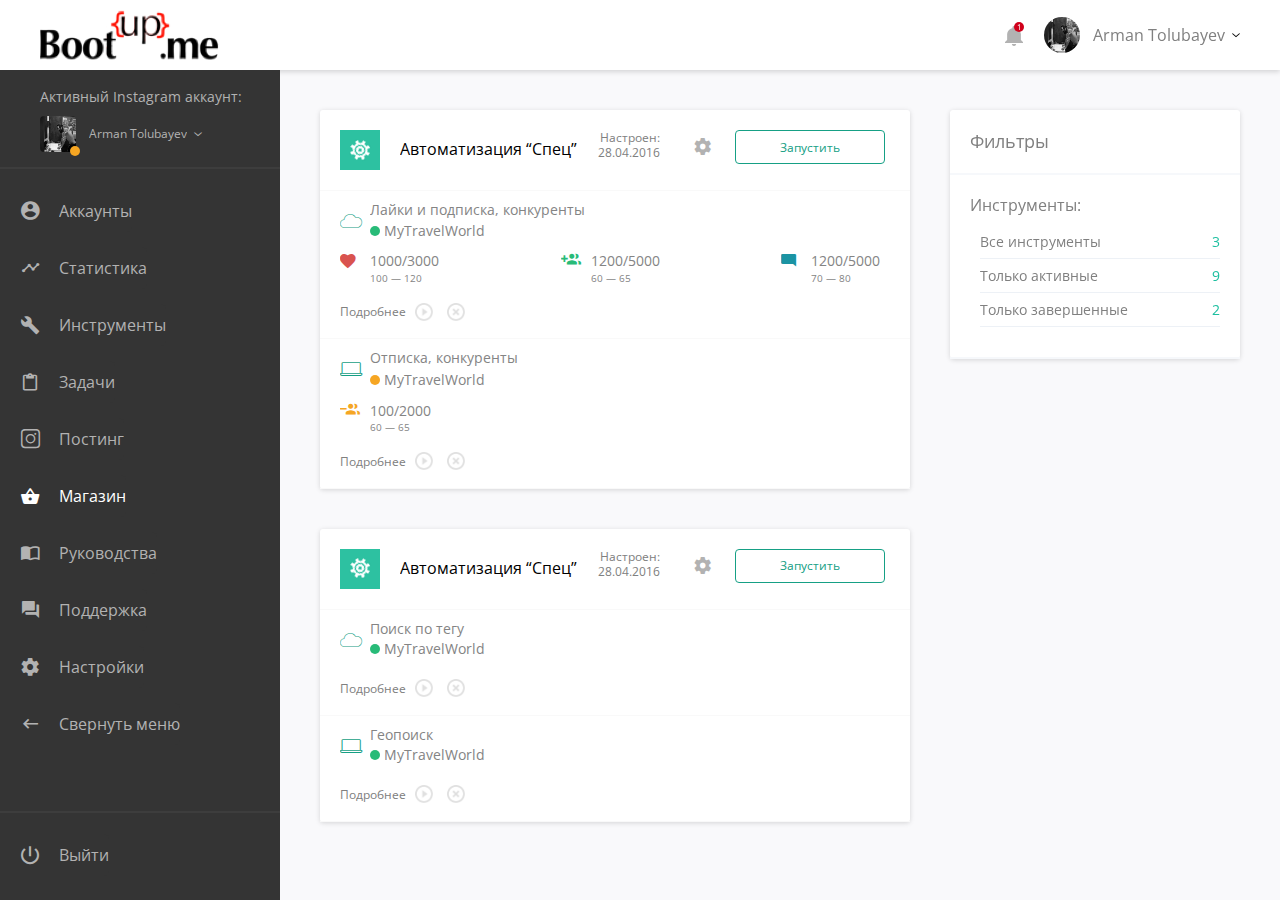
<file: tools.html>
<!DOCTYPE html>
<html>

<head>
    <meta charset=utf-8>
    <title>Tools</title>
    <meta name="viewport" id="viewport" content="width=device-width, initial-scale=1">

    <!--fonts-->
    <link href="https://fonts.googleapis.com/css?family=Open+Sans:300,400&amp;subset=cyrillic" rel="stylesheet">

    <!--styles-->
    <link rel="stylesheet" type="text/css" href="css/style.css" />

    <script src="https://apis.google.com/js/platform.js" async defer></script>
    <link href="https://fonts.googleapis.com/icon?family=Material+Icons" rel="stylesheet">

    <!--libs-->
    <!--[if lt IE 9]><script src="http://html5shiv.googlecode.com/svn/trunk/html5.js"></script><![endif]-->
    <script type="text/javascript" src="js/libs/jquery-11.js"></script>
    <script type="text/javascript" src="js/libs/device.min.js"></script>
    <script type="text/javascript" src="js/libs/moment.js"></script>
    <script type="text/javascript" src="js/libs/bootstrap.min.js"></script>
    <script type="text/javascript" src="js/libs/bootstrap-datetimepicker.js"></script>
    <!--custom scroll-->
    <script type="text/javascript" src="js/libs/scrollpane/jquery.jscrollpane.min.js"></script>
    <script type="text/javascript" src="js/libs/scrollpane/jquery.mousewheel.js"></script>
    <!--cut text and add dots-->
    <script type="text/javascript" src="js/libs/dodot/jquery.dotdotdot.min.js"></script>

    <!--formstyler-->
    <script type="text/javascript" src="js/libs/formstyler/jquery.formstyler.min.js"></script>

    <!--ui slider-->
    <script type="text/javascript" src="js/libs/ui_slider/jquery-ui.min.js"></script>

    <!--formstyler-->
    <script type="text/javascript" src="js/libs/materialize-tags/materialize-tags.js"></script>
    <script type="text/javascript" src="js/libs/materialize-tags/typeahead.jquery.js"></script>

    <!--modules-->
    <script type="text/javascript" src="js/modules/menu.js"></script>
    <script type="text/javascript" src="js/modules/notice.js"></script>
    <script type="text/javascript" src="js/modules/modal.js"></script>
    <script type="text/javascript" src="js/modules/toast.js"></script>

    <!--general-->
    <script type="text/javascript" src="js/common.js"></script>
</head>

<body>
    <div id="menuHint__wrap" class="menuHint__wrap">
        <a href="" class="menuHint__link"></a>
    </div>



    <div class="wrapper">
        <header class="header header-p-fixed">
            <a href="" class="menu__btn js-menuTrigger">
                <span class="menu__btnLine"></span>
                <span class="menu__btnLine"></span>
                <span class="menu__btnLine"></span>
            </a>
            <a href="" class="logo">
                <img src="images/logo.png" alt="bootUpMe" class="logo__pic" />
            </a>
            <div class="dd headerUser">
                <a href="" class="ddTrigger icon-arrow headerUser__trigger" data-toggle="dropdown">
                    <span class="headerUser__photo">
					<img src="images/img_cont/userPic.jpg" alt="" class="headerUser__pic"/>
				</span>
                    <span class="ddTrigger__text headerUser__name">
					Arman Tolubayev
				</span>
                </a>
                <div class="ddMenu">
                    <ul class="ddMenu__list">
                        <li class="ddMenu__item headerUser__ddItem">
                            <a href="" class="ddMenu__link">
                                <span class="headerUser__ddItemIcon icon-settings navIcon-settings"></span>
                                <span class="headerUser__ddItemText">Настройки</span>
                            </a>
                        </li>
                        <li class="ddMenu__item headerUser__ddItem">
                            <a href="" class="ddMenu__link">
                                <span class="headerUser__ddItemIcon icon-power navIcon-leave"></span>
                                <span class="headerUser__ddItemText">Выход</span>
                            </a>
                        </li>
                    </ul>
                </div>
            </div>
            <div class="headerNotice">
                <a href="" class="headerNotice__trigger js-headerNotice">
                    <span class="headerNotice__index">1</span>
                    <img src="images/icons/pic-bell@2x.png" alt="" class="headerNotice__pic" />
                </a>
            </div>
        </header>
        <div class="menu ">
            <div class="menu__header">
                <div class="menu__headerTitle">Активный Instagram аккаунт:</div>
                <div class="dd menuUser__dd">
                    <a href="" class="ddTrigger icon-arrow menuUser__trigger" data-toggle="dropdown">
                        <span class="menuUser__photo">
						<span class="status notActive"></span>
                        <img src="images/img_cont/userPic.jpg" alt="" class="menuUser__pic">
                        </span>
                        <span class="ddTrigger__text menuUser__name">
						Arman Tolubayev
					</span>
                    </a>
                    <div class="ddMenu">
                        <ul class="ddMenu__list">
                            <li class="ddMenu__item menuUser__ddItem">
                                <a href="" class="ddMenu__link">
                                    <span class="menuUser__ddItemIcon icon-settings navIcon-settings"></span>
                                    <span class="menuUser__ddItemText">Настройки</span>
                                </a>
                            </li>
                            <li class="ddMenu__item menuUser__ddItem">
                                <a href="" class="ddMenu__link">
                                    <span class="menuUser__ddItemIcon icon-power navIcon-leave"></span>
                                    <span class="menuUser__ddItemText">Выход</span>
                                </a>
                            </li>
                        </ul>
                    </div>
                </div>

            </div>
            <div class="menu__footer">
                <a href="" class="nav__item menuHint" data-tooltip-text="Выйти">
                    <span class="nav__itemIcon icon-power navIcon-leave"></span>
                    <span class="nav__itemText">Выйти</span>
                </a>
            </div>

            <div class="menu__scroll">
                <div class="scrollpane">
                    <nav class="nav">
                        <a href="" class="nav__item menuHint" data-tooltip-text="Аккаунты">
                            <span class="nav__itemIcon icon-user navIcon-acc"></span>
                            <span class="nav__itemText">Аккаунты</span>
                        </a>
                        <a href="" class="nav__item menuHint" data-tooltip-text="Статистика">
                            <span class="nav__itemIcon icon-chart navIcon-statistic"></span>
                            <span class="nav__itemText">Статистика</span>
                        </a>
                        <a href="" class="nav__item menuHint" data-tooltip-text="Инструменты">
                            <span class="nav__itemIcon icon-key navIcon-tools"></span>
                            <span class="nav__itemText">Инструменты</span>
                        </a>
                        <a href="" class="nav__item menuHint" data-tooltip-text="Задачи">
                            <span class="nav__itemIcon icon-notepad navIcon-goals"></span>
                            <span class="nav__itemText">Задачи</span>
                        </a>
                        <a href="" class="nav__item menuHint" data-tooltip-text="Постинг">
                            <span class="nav__itemIcon icon-instagram navIcon-insta"></span>
                            <span class="nav__itemText">Постинг</span>
                        </a>
                        <a href="" class="nav__item active menuHint" data-tooltip-text="Магазин">
                            <span class="nav__itemIcon icon-bag navIcon-shop"></span>
                            <span class="nav__itemText">Магазин</span>
                        </a>
                        <a href="" class="nav__item menuHint" data-tooltip-text="Руководства">
                            <span class="nav__itemIcon icon-book navIcon-management"></span>
                            <span class="nav__itemText">Руководства</span>
                        </a>
                        <a href="" class="nav__item menuHint" data-tooltip-text="Поддержка">
                            <span class="nav__itemIcon icon-msg navIcon-support"></span>
                            <span class="nav__itemText">Поддержка</span>
                        </a>
                        <a href="" class="nav__item menuHint" data-tooltip-text="Настройки">
                            <span class="nav__itemIcon icon-settings navIcon-settings"></span>
                            <span class="nav__itemText">Настройки</span>
                        </a>
                        <a href="0" class="nav__item menuHint js-menuTrigger" data-tooltip-text="Свернуть меню">
                            <span class="nav__itemIcon icon-arrow2 navIcon-collapse navIcon-collapse"></span>
                            <span class="nav__itemText">Свернуть меню</span>
                        </a>
                    </nav>
                </div>
            </div>
        </div>
        <div class="notice__wrap">
            <ul class="noticeNav__wrap">
                <li class="noticeNav__li active">
                    <a href="" data-tab-class="notification" class="noticeNav__item js-noticeNav">Уведомления</a>
                </li>
                <li class="noticeNav__li">
                    <a href="#" data-tab-class="msg" class="noticeNav__item js-noticeNav">Сообщения</a>
                </li>
            </ul>
            <div class="noticePane__wrap">
                <div class="noticePane active" id="notification">
                    <div class="noticePane__scroll">
                        <div class="scrollpane dark">
                            <ul class="noticePane__list">
                                <li class="noticeNote__item">
                                    <div class="noticeNote__icon icon-bag noticeIcon-shop"></div>
                                    <div class="noticeNote__info">
                                        <p>
                                            Заканчивается срок действия пакета PRO. Не забудьте продлить его до 5.11.2016
                                        </p>
                                    </div>
                                </li>
                                <li class="noticeNote__item">
                                    <div class="noticeNote__icon icon-instagram noticeIcon-insta"></div>
                                    <div class="noticeNote__info">
                                        <p>
                                            Запланированный вами пост на 23:15 1.11.2016 года опубликован
                                        </p>
                                    </div>
                                </li>
                                <li class="noticeNote__item">
                                    <div class="noticeNote__icon icon-notepad noticeIcon-goals"></div>
                                    <div class="noticeNote__info">
                                        <p>
                                            Задача “Поиск по Москве” завершена. Результат собран в файл “Москва для девушек”
                                        </p>
                                        <button class="btn btn-openNotice">Открыть</button>
                                    </div>
                                </li>
                                <li class="noticeNote__item">
                                    <div class="noticeNote__icon icon-chart noticeIcon-statistic"></div>
                                    <div class="noticeNote__info">
                                        <p>
                                            Статистика за октябрь 2016 года готова для анализа
                                        </p>
                                        <button class="btn btn-openNotice">Просмотреть</button>
                                    </div>
                                </li>
                                <li class="noticeNote__item">
                                    <div class="noticeNote__icon icon-bag noticeIcon-shop"></div>
                                    <div class="noticeNote__info">
                                        <p>
                                            В магазин добавлен новый пакет для поиска и анализа больших данных в облаке.
                                        </p>
                                    </div>
                                </li>
                            </ul>
                        </div>
                    </div>
                </div>
                <div class="noticePane" id="msg">
                    <div class="noticePane__header">
                        <div class="noticeSearch__wrap">
                            <span class="noticeSearch__icon icon-search"></span>
                            <input type="submit" class="noticeSearch__sbm">

                            <div class="dd noticeSearch__sortDD">
                                <a href="" class="ddTrigger icon-arrow" data-toggle="dropdown">
                                    <span class="ddTrigger__text">Только онлайн</span>
                                </a>
                                <div class="ddMenu">
                                    <ul class="ddMenu__list">
                                        <li class="ddMenu__item">
                                            <a href="" class="ddMenu__link">Только онлайн</a>
                                        </li>
                                        <li class="ddMenu__item">
                                            <a href="" class="ddMenu__link">Все</a>
                                        </li>
                                    </ul>
                                </div>
                            </div>

                            <input type="text" class="field noticeSearch__field">
                            <div class="bar"></div>
                        </div>
                    </div>
                    <div class="noticePane__scroll noticePane__scroll-margin">
                        <div class="scrollpane dark">
                            <ul class="noticePane__list">
                                <li class="noticeMsg__li">
                                    <a href="" class="noticeMsg__item">
                                        <span class="noticeMsg__pic">
										<span class="noticeMsg__userStatus green"></span>
                                        <img src="images/img_cont/userPic.jpg" alt="" class="noticeMsg__img" />
                                        </span>
                                        <span class="noticeMsg__header">
										<span class="noticeMsg__date">12:43</span>
                                        <span class="noticeMsg__title">Не работает постинг</span>
                                        </span>
                                        <span class="noticeMsg__body">
										<span>
											Вы: Нет, это была системная ошибка, я ничего не могу сделать
										</span>
                                        </span>
                                    </a>
                                </li>
                                <li class="noticeMsg__li">
                                    <a href="" class="noticeMsg__item">
                                        <span class="noticeMsg__pic">
										<span class="noticeMsg__userStatus green"></span>
                                        <img src="images/img_cont/userPic.jpg" alt="" class="noticeMsg__img" />
                                        </span>
                                        <span class="noticeMsg__header">
										<span class="noticeMsg__date">12:43</span>
                                        <span class="noticeMsg__title">Не могу скачать статистику</span>
                                        </span>
                                        <span class="noticeMsg__body">
										<span>
											На систему надейся, а сам не плошай. Пословица
										</span>
                                        </span>
                                    </a>
                                </li>
                                <li class="noticeMsg__li">
                                    <a href="" class="noticeMsg__item">
                                        <span class="noticeMsg__pic">
										<span class="noticeMsg__userStatus red"></span>
                                        <img src="images/img_cont/userPic.jpg" alt="" class="noticeMsg__img" />
                                        </span>
                                        <span class="noticeMsg__header">
										<span class="noticeMsg__date">12:43</span>
                                        <span class="noticeMsg__title">А где раздел помощь?</span>
                                        </span>
                                        <span class="noticeMsg__body">
										<span>
											Я так и думала, что у вас там, что-то сломалось
										</span>
                                        </span>
                                    </a>
                                </li>
                                <li class="noticeMsg__li">
                                    <a href="" class="noticeMsg__item">
                                        <span class="noticeMsg__pic">
										<span class="noticeMsg__userStatus green"></span>
                                        <img src="images/img_cont/userPic.jpg" alt="" class="noticeMsg__img" />
                                        </span>
                                        <span class="noticeMsg__header">
										<span class="noticeMsg__date">вчера</span>
                                        <span class="noticeMsg__title">Куда делся старый дизайн</span>
                                        </span>
                                        <span class="noticeMsg__body">
										<span>
											Куда делся старый дизайн
										</span>
                                        </span>
                                    </a>
                                </li>
                            </ul>
                        </div>
                    </div>
                </div>
            </div>
        </div>

        <section class="content content-tools ">
            <div class="sidebar sidebar-fixed">

                <div class="sidebar__in">
                    <div class="sidebar__compareWrap">
                        <div class="sidebar__header">
                            <button class="btn btn-sbm" onclick="location.href = 'shopCompare.html';return false; ">Сравнить 3 пакета</button>
                        </div>
                    </div>
                    <div class="sidebar__header">
                        <div class="sidebar__title">Фильтры</div>
                    </div>
                    <div class="sidebar__category">
                        <div class="sidebar__categoryTitle">Инструменты:</div>
                        <a href="" class="sidebar__categoryRow">
                            <span class="sidebar__categoryLabel">Все инструменты</span>
                            <span class="sidebar__categoryLabeled">3</span>
                        </a>
                        <a href="" class="sidebar__categoryRow">
                            <span class="sidebar__categoryLabel">Только активные</span>
                            <span class="sidebar__categoryLabeled">9</span>
                        </a>
                        <a href="" class="sidebar__categoryRow">
                            <span class="sidebar__categoryLabel">Только завершенные</span>
                            <span class="sidebar__categoryLabeled">2</span>
                        </a>
                    </div>
                </div>
            </div>
            <div class="main">
                <div class="mainSection tools__item">
                    <div class="tools__head">

                        <div class="tools__td tools__td-main">
                            <div class="tools__pic bg">
                                <img src="images/icons/pic-settings.png" alt="">
                            </div>
                            <div class="tools__title">Автоматизация “Спец”</div>
                        </div>
                        <div class="tools__td tools__td-options">
                            <div class="tools__settingsText">Настроен:
                                <div>28.04.2016 </div>
                            </div>
                            <a href="" class="tools__settingsIcon icon-settings"></a>
                            <button class="btn btn-sbm">Запустить</button>
                        </div>
                    </div>
                    <div class="tools__body">
                        <div class="tools__bodyRow">
                            <div class="tools__td tools__td-rowName">
                                <div class="tools__pic">
                                    <span class="icon-cloud"></span>
                                </div>
                                <div class="tools__descr">
                                    <div>Лайки и подписка, конкуренты</div>
                                    <div>
                                        <span class="status active"></span>
                                        <span class="">MyTravelWorld</span>
                                    </div>
                                </div>
                            </div>
                            <div class="tools__td tools__td-data">
                                <ul class="tools__dataList">
                                    <li class="tools__dataItem">
                                        <div class="tools__dataIcon like icon-heart"></div>
                                        <div class="tools__dataInfo">
                                            <div class="tools__dataInfoMain">1000/3000</div>
                                            <div class="tools__dataInfoAdd">100 — 120</div>
                                        </div>
                                    </li>
                                    <li class="tools__dataItem">
                                        <div class="tools__dataIcon plus icon-people-plus"></div>
                                        <div class="tools__dataInfo">
                                            <div class="tools__dataInfoMain">1200/5000</div>
                                            <div class="tools__dataInfoAdd">60 — 65</div>
                                        </div>
                                    </li>
                                    <li class="tools__dataItem">
                                        <div class="tools__dataIcon comment icon-comment"></div>
                                        <div class="tools__dataInfo">
                                            <div class="tools__dataInfoMain">1200/5000</div>
                                            <div class="tools__dataInfoAdd">70 — 80</div>
                                        </div>
                                    </li>
                                </ul>
                            </div>
                            <div class="tools__td tools__td-control">
                                <a href="" class="tools__more">Подробнее</a>
                                <div class="tools__controlBtns">
                                    <a href="" class="tools__play">
                                        <img src="images/icons/pic-play@2x.png" height="18" alt="" />
                                    </a>
                                    <a href="" class="tools__stop">
                                        <img src="images/icons/pic-stop@2x.png" height="18" alt="" />
                                    </a>
                                </div>
                            </div>
                        </div>
                        <div class="tools__bodyRow">
                            <div class="tools__td tools__td-rowName">
                                <div class="tools__pic">
                                    <span class="icon-notebook"></span>
                                </div>
                                <div class="tools__descr">
                                    <div>Отписка, конкуренты</div>
                                    <div>
                                        <span class="status notActive"></span>
                                        <a href="" class="">MyTravelWorld</a>
                                    </div>
                                </div>
                            </div>
                            <div class="tools__td tools__td-data">
                                <ul class="tools__dataList">
                                    <li class="tools__dataItem">
                                        <div class="tools__dataIcon minus icon-people-minus"></div>
                                        <div class="tools__dataInfo">
                                            <div class="tools__dataInfoMain">100/2000</div>
                                            <div class="tools__dataInfoAdd">60 — 65</div>
                                        </div>
                                    </li>
                                </ul>
                            </div>
                            <div class="tools__td tools__td-control">
                                <a href="" class="tools__more">Подробнее</a>
                                <div class="tools__controlBtns">
                                    <a href="" class="tools__play">
                                        <img src="images/icons/pic-play@2x.png" height="18" alt="" />
                                    </a>
                                    <a href="" class="tools__stop">
                                        <img src="images/icons/pic-stop@2x.png" height="18" alt="" />
                                    </a>
                                </div>
                            </div>
                        </div>
                    </div>
                </div>

                <div class="mainSection tools__item">
                    <div class="tools__head">

                        <div class="tools__td tools__td-main">
                            <div class="tools__pic bg">
                                <img src="images/icons/pic-settings.png" alt="">
                            </div>
                            <div class="tools__title">Автоматизация “Спец”</div>
                        </div>
                        <div class="tools__td tools__td-options">
                            <div class="tools__settingsText">Настроен:
                                <div>28.04.2016 </div>
                            </div>
                            <a href="" class="tools__settingsIcon icon-settings"></a>
                            <button class="btn btn-sbm">Запустить</button>
                        </div>
                    </div>
                    <div class="tools__body">
                        <div class="tools__bodyRow">
                            <div class="tools__td tools__td-rowName">
                                <div class="tools__pic">
                                    <span class="icon-cloud"></span>
                                </div>
                                <div class="tools__descr">
                                    <div>Поиск по тегу</div>
                                    <div>
                                        <span class="status active"></span>
                                        <span class="">MyTravelWorld</span>
                                    </div>
                                </div>
                            </div>

                            <div class="tools__td tools__td-control">
                                <a href="" class="tools__more">Подробнее</a>
                                <div class="tools__controlBtns">
                                    <a href="" class="tools__play">
                                        <img src="images/icons/pic-play@2x.png" height="18" alt="" />
                                    </a>
                                    <a href="" class="tools__stop">
                                        <img src="images/icons/pic-stop@2x.png" height="18" alt="" />
                                    </a>
                                </div>
                            </div>
                        </div>
                        <div class="tools__bodyRow">
                            <div class="tools__td tools__td-rowName">
                                <div class="tools__pic">
                                    <span class="icon-notebook"></span>
                                </div>
                                <div class="tools__descr">
                                    <div>Геопоиск</div>
                                    <div>
                                        <span class="status active"></span>
                                        <span class="">MyTravelWorld</span>
                                    </div>
                                </div>
                            </div>

                            <div class="tools__td tools__td-control">
                                <a href="" class="tools__more">Подробнее</a>
                                <div class="tools__controlBtns">
                                    <a href="" class="tools__play">
                                        <img src="images/icons/pic-play@2x.png" height="18" alt="" />
                                    </a>
                                    <a href="" class="tools__stop">
                                        <img src="images/icons/pic-stop@2x.png" height="18" alt="" />
                                    </a>
                                </div>
                            </div>
                        </div>
                    </div>
                </div>
            </div>
        </section>
    </div>
</body>

</html>
</file>
<file: css/style.css>
@charset "UTF-8";
html, body, h1, h2, h3, h4, h5, h6, p, em, strong, abbr, acronym, blockquote, q, cite, ins, del, dfn, a, div, span, pre, hr, address, br, b, i, sub, sup, big, small, tt, table, tr, caption, thead, tbody, tfoot, col, colgroup, form, input, label, textarea, button, fieldset, legend, select, option, ul, ol, li, dl, dt, dd, code, var, samp, img, object, param, map, area {
  padding: 0;
  margin: 0;
  border: none; }

html, body, div, span, applet, object, iframe,
h1, h2, h3, h4, h5, h6, p, blockquote, pre,
a, abbr, acronym, address, big, cite, code,
del, dfn, em, font, img, ins, kbd, q, s, samp,
small, strike, strong, sub, sup, tt, var,
b, u, i, center,
dl, dt, dd, ol, ul, li,
fieldset, form, label, legend,
table, caption, tbody, tfoot, thead, tr, th, td, figure, figcaption, header, footer, aside, article {
  margin: 0;
  padding: 0;
  border: 0;
  outline: 0;
  font-size: 100%;
  vertical-align: baseline;
  background: transparent; }

ol, ul {
  list-style: none; }

table {
  border-collapse: collapse;
  border-spacing: 0; }

input[type=button], input[type=submit], button {
  cursor: pointer; }

button {
  border: 0; }

*:focus {
  outline: none; }

button::-moz-focus-inner,
input[type="reset"]::-moz-focus-inner,
input[type="button"]::-moz-focus-inner,
input[type="submit"]::-moz-focus-inner,
input[type="submit"]::-moz-focus-inner,
input[type="file"] > input[type="button"]::-moz-focus-inner {
  border: none;
  outline: none; }

button.ui-button::-moz-focus-inner {
  border: 0;
  padding: 0; }

/* reset extra padding in Firefox */
::-ms-clear {
  width: 0;
  height: 0; }

::-ms-reveal {
  width: 0;
  height: 0;
  display: none; }

/* Internet Explorer 10 in Windows 8 and Windows Phone 8 Bug fix */
@-webkit-viewport {
  width: device-width; }

@-moz-viewport {
  width: device-width; }

@-ms-viewport {
  width: device-width; }

@-o-viewport {
  width: device-width; }

@viewport {
  width: device-width; }

*,
*:before,
*:after {
  -webkit-box-sizing: border-box;
  -moz-box-sizing: border-box;
  box-sizing: border-box;
  word-wrap: break-word;
  word-break: break-word;
  font-family: "Open Sans", sans-serif; }

a img {
  border: none;
  vertical-align: middle; }

input, textarea {
  outline: none;
  resize: none; }

.clear {
  clear: both; }

.pull-left {
  float: left; }

.fl_l {
  float: left; }

.pull-right {
  float: right; }

.fl_r {
  float: right; }

.text_r {
  text-align: right; }

.text_c {
  text-align: center; }

.text_l {
  text-align: left; }

.ov {
  overflow: hidden; }

.no_bg {
  background: none; }

.m_0 {
  margin: 0; }

.block {
  display: block; }

.in_bl {
  display: inline-block; }

.inline {
  display: inline; }

.hidden {
  visibility: hidden; }

.none {
  display: none !important; }

sup, sub {
  vertical-align: baseline;
  position: relative;
  font-size: .4em;
  line-height: 1; }

sup {
  bottom: 1.4ex; }

sub {
  top: .5ex; }

.va_t {
  vertical-align: top; }

.va_m {
  vertical-align: middle; }

.va_b {
  vertical-align: bottom; }

.va_middle_out {
  position: relative;
  line-height: 0;
  font-size: 0; }

.upp {
  text-transform: uppercase; }

.visible-md,
.visible-sm,
.visible-xs {
  display: none; }

.fade {
  opacity: 0;
  -webkit-transition: opacity 0.15s linear;
  -moz-transition: opacity 0.15s linear;
  -o-transition: opacity 0.15s linear;
  transition: opacity 0.15s linear; }
  .fade.in {
    opacity: 1; }

.img-responsive {
  display: inline-block;
  height: 100%;
  vertical-align: middle;
  max-width: 100%;
  max-height: 100%; }

.sr-only, .bootstrap-datetimepicker-widget .btn[data-action="incrementHours"]::after, .bootstrap-datetimepicker-widget .btn[data-action="incrementMinutes"]::after, .bootstrap-datetimepicker-widget .btn[data-action="decrementHours"]::after, .bootstrap-datetimepicker-widget .btn[data-action="decrementMinutes"]::after, .bootstrap-datetimepicker-widget .btn[data-action="showHours"]::after, .bootstrap-datetimepicker-widget .btn[data-action="showMinutes"]::after, .bootstrap-datetimepicker-widget .btn[data-action="togglePeriod"]::after, .bootstrap-datetimepicker-widget .btn[data-action="clear"]::after, .bootstrap-datetimepicker-widget .btn[data-action="today"]::after, .bootstrap-datetimepicker-widget .picker-switch::after, .bootstrap-datetimepicker-widget table th.prev::after, .bootstrap-datetimepicker-widget table th.next::after {
  position: absolute;
  width: 1px;
  height: 1px;
  margin: -1px;
  padding: 0;
  overflow: hidden;
  clip: rect(0, 0, 0, 0);
  border: 0; }

.col {
  float: left; }
  .col-1 {
    width: 8.2%; }
  .col-2 {
    width: 16.5%; }
  .col-3 {
    width: 25%; }
  .col-4 {
    width: 33.3%; }
  .col-5 {
    width: 41.7%; }
  .col-6 {
    width: 50%; }
  .col-7 {
    width: 58.3%; }
  .col-8 {
    width: 66.6%; }
  .col-9 {
    width: 75%; }
  .col-10 {
    width: 83.3%; }
  .col-11 {
    width: 91.6%; }
  .col-12 {
    width: 100%; }

.row-1 {
  height: 8.2%; }

.row-2 {
  height: 16.5%; }

.row-3 {
  height: 25%; }

.row-4 {
  height: 33.3%; }

.row-5 {
  height: 41.7%; }

.row-6 {
  height: 50%; }

.row-7 {
  height: 58.3%; }

.row-8 {
  height: 66.6%; }

.row-9 {
  height: 75%; }

.row-10 {
  height: 83.3%; }

.row-11 {
  height: 91.6%; }

.row-12 {
  height: 100%; }

.clearfix:before, .clearfix:after {
  content: " ";
  display: table; }

.clearfix:after {
  clear: both; }

.table_clearfix {
  display: table; }
  .table_clearfix:after {
    content: '. .';
    display: block;
    word-spacing: 99in;
    height: 0;
    overflow: hidden;
    font-size: 0.13em;
    line-height: 0; }

.va_middle_out {
  position: relative;
  line-height: 0;
  font-size: 0; }
  .va_middle_out:after {
    position: relative;
    content: "";
    height: 100%;
    width: 0;
    display: inline-block;
    vertical-align: middle; }

.va_middle_in {
  display: inline-block;
  vertical-align: middle;
  max-width: 100%;
  width: 100%;
  text-decoration: none; }

.justified {
  line-height: 0;
  font-size: 0;
  text-align: justify;
  text-align-last: justify; }
  .justified:after {
    width: 100%;
    height: 0;
    visibility: hidden;
    overflow: hidden;
    content: '';
    display: inline-block; }

.mobile body {
  -webkit-overflow-scrolling: touch;
  -webkit-tap-highlight-color: transparent; }

.tablet body {
  -webkit-overflow-scrolling: touch;
  -webkit-tap-highlight-color: transparent; }

.ios input,
.ios textarea {
  -webkit-appearance: none;
  border-radius: 0; }

@font-face {
  font-family: 'icomoon';
  src: url("../fonts/iconmoon/icomoon.eot?2qaq8v");
  src: url("../fonts/iconmoon/icomoon.eot?#iefix2qaq8v") format("embedded-opentype"), url("../fonts/iconmoon/icomoon.ttf?2qaq8v") format("truetype"), url("../fonts/iconmoon/icomoon.woff?2qaq8v") format("woff"), url("../fonts/iconmoon/icomoon.svg?2qaq8v#icomoon") format("svg");
  font-weight: normal;
  font-style: normal; }

[class^="icon-"], [class*=" icon-"],
[class^="icon-"]:before, [class*=" icon-"]:before {
  font-family: 'icomoon';
  speak: none;
  font-style: normal;
  font-weight: normal;
  font-variant: normal;
  text-transform: none;
  line-height: 1;
  /* Better Font Rendering =========== */
  -webkit-font-smoothing: antialiased;
  -moz-osx-font-smoothing: grayscale; }

.icon-trash:before {
  content: "\e90f"; }

.icon-cross2:before {
  content: "\e910"; }

.icon-check:before {
  content: "\e90d"; }

.icon-cross:before {
  content: "\e90e"; }

.icon-search:before {
  content: "\e90b"; }

.icon-arrow2:before {
  content: "\e90c"; }

.icon-bag:before {
  content: "\e900"; }

.icon-book:before {
  content: "\e901"; }

.icon-chart:before {
  content: "\e902"; }

.icon-instagram:before {
  content: "\e903"; }

.icon-key:before {
  content: "\e904"; }

.icon-msg:before {
  content: "\e905"; }

.icon-notepad:before {
  content: "\e906"; }

.icon-power:before {
  content: "\e907"; }

.icon-settings:before {
  content: "\e908"; }

.icon-user:before {
  content: "\e909"; }

.icon-arrow:before {
  content: "\e90a"; }

.icon-arrow-left:before {
  content: "\e911"; }

.icon-arrow-right:before {
  content: "\e912"; }

.icon-type-sm:before {
  content: "\e913"; }

.icon-type-lg:before {
  content: "\e914"; }

.icon-dots:before {
  content: "\e915"; }

.icon-pin:before {
  content: "\e916"; }

.icon-heart:before {
  content: "\e917"; }

.icon-notebook:before {
  content: "\e918"; }

.icon-people-minus:before {
  content: "\e919"; }

.icon-people-plus:before {
  content: "\e91a"; }

.icon-comment:before {
  content: "\e91b"; }

.icon-cloud:before {
  content: "\e91c"; }

.icon-trash2:before {
  content: "\e91d"; }

.icon-pin2:before {
  content: "\e91e"; }

.icon-calendar:before {
  content: "\e91f"; }

.icon-time:before {
  content: "\e920"; }

html {
  height: 100%;
  font-size: 100%; }

body {
  height: 100%;
  min-width: 320px;
  color: #000;
  font: 400 1rem/1.25 "Open Sans", sans-serif;
  background: #f9f9fb;
  overflow-x: hidden; }

a {
  font: 400 16px "Open Sans", sans-serif;
  text-decoration: none;
  -webkit-transition: all 0.2s ease;
  -moz-transition: all 0.2s ease;
  -o-transition: all 0.2s ease;
  transition: all 0.2s ease; }

.pr-40 {
  padding-right: 40px; }

.pr-20 {
  padding-right: 20px; }

.mt-30 {
  margin-top: 30px; }

.link {
  color: #000;
  font-size: 0.875rem;
  -webkit-transition: all 0.2s ease;
  -moz-transition: all 0.2s ease;
  -o-transition: all 0.2s ease;
  transition: all 0.2s ease; }
  .link:hover {
    opacity: .6; }

.wrapper {
  position: relative;
  z-index: 2;
  min-height: 100%;
  height: auto !important; }
  .wrapper:before, .wrapper:after {
    content: " ";
    display: table; }
  .wrapper:after {
    clear: both; }
  .wrapper-with-footer {
    padding-bottom: 60px; }

.box {
  padding: 0 40px;
  margin: 0 auto; }

.logo {
  display: block;
  text-align: center; }

.content {
  padding-left: 40px;
  margin: 0 40px 40px 60px;
  position: relative;
  z-index: 1;
  -webkit-transition: all 0.2s ease;
  -moz-transition: all 0.2s ease;
  -o-transition: all 0.2s ease;
  transition: all 0.2s ease; }
  @media only screen and (max-width: 1024px) {
    .content {
      padding-left: 20px;
      margin-right: 20px; } }
  @media only screen and (max-width: 767px) {
    .content {
      padding-left: 0;
      margin: 0 10px 10px; } }
  .content.menu-open {
    margin-left: 280px; }
    @media only screen and (max-width: 767px) {
      .content.menu-open {
        margin-left: 10px; } }
  .content-align {
    position: relative;
    line-height: 0;
    font-size: 0;
    -webkit-transition: none;
    -moz-transition: none;
    -o-transition: none;
    transition: none;
    height: 100vh;
    padding: 70px 0 0;
    margin: 0 !important; }
    .content-align:after {
      position: relative;
      content: "";
      height: 100%;
      width: 0;
      display: inline-block;
      vertical-align: middle; }
    .content-alignIn {
      display: inline-block;
      vertical-align: middle;
      max-width: 100%;
      width: 100%;
      text-decoration: none;
      padding: 10px 0; }

.main {
  display: block;
  padding-top: 40px; }
  @media only screen and (max-width: 1024px) {
    .main {
      padding-top: 20px; } }
  @media only screen and (max-width: 767px) {
    .main {
      padding-top: 10px; } }
  .sidebar ~ .main {
    margin-right: 290px;
    padding-right: 40px; }
    @media only screen and (max-width: 1024px) {
      .sidebar ~ .main {
        padding-right: 0;
        margin-right: 0; } }
    @media only screen and (max-width: 767px) {
      .sidebar ~ .main {
        clear: both; } }
  .mainSection {
    background: #fff;
    margin-bottom: 40px;
    -webkit-box-shadow: 0 1px 5px rgba(0, 0, 0, 0.15);
    box-shadow: 0 1px 5px rgba(0, 0, 0, 0.15);
    -webkit-border-radius: 3px;
    -moz-border-radius: 3px;
    border-radius: 3px; }
    @media only screen and (max-width: 1024px) {
      .mainSection {
        margin-bottom: 20px; } }
    @media only screen and (max-width: 767px) {
      .mainSection {
        margin-bottom: 10px; } }
    .mainSection__header {
      padding: 0 20px;
      border-bottom: 1px solid #f9f9f9; }
      @media only screen and (max-width: 767px) {
        .mainSection__header {
          padding: 0 10px; } }
    .mainSection__title {
      font-size: 16px;
      color: #000;
      padding: 15px 0; }
    .mainSection__body {
      padding: 20px; }
      @media only screen and (max-width: 767px) {
        .mainSection__body {
          padding: 10px; } }

.center__wrap {
  width: 500px;
  max-width: 100%;
  margin: auto;
  background: #fff;
  font-size: 1rem;
  line-height: 1.25;
  -webkit-box-shadow: 0 1px 5px rgba(0, 0, 0, 0.15);
  box-shadow: 0 1px 5px rgba(0, 0, 0, 0.15); }

.dropArrow {
  position: relative;
  padding-right: 20px; }
  .dropArrow:before {
    position: absolute;
    right: 0;
    font-size: 5px;
    top: 50%;
    margin-top: -2px;
    color: #7f7f7f; }

.bar {
  position: absolute;
  bottom: 0;
  left: 0;
  right: 0; }
  .bar:before, .bar:after {
    position: absolute;
    content: '';
    height: 1px;
    width: 0;
    bottom: 0;
    background: #fff;
    -webkit-transition: all 0.2s ease;
    -moz-transition: all 0.2s ease;
    -o-transition: all 0.2s ease;
    transition: all 0.2s ease; }
  .bar:before {
    left: 50%; }
  .bar:after {
    right: 50%; }
  .barParent {
    position: relative; }
    .barParent.active .bar:before,
    .barParent.active .bar:after {
      width: 50% !important; }
  input:focus ~ .bar:before, input:focus ~ .bar:after {
    width: 50% !important; }

.tab__pane {
  display: none; }
  .tab__pane.active {
    display: block; }

.status {
  display: inline-block;
  width: 10px;
  height: 10px;
  -webkit-border-radius: 50%;
  -moz-border-radius: 50%;
  border-radius: 50%; }
  .status.active {
    background-color: #28bb78; }
  .status.notActive {
    background-color: #f6a623; }

.textEl {
  display: block;
  max-width: 100%;
  overflow: hidden;
  text-overflow: ellipsis;
  white-space: nowrap; }

.addWidget {
  display: inline-block;
  width: 100%;
  max-width: 290px;
  height: 285px;
  background: #fff;
  overflow: hidden;
  margin-bottom: 40px;
  -webkit-box-shadow: 0 1px 5px rgba(0, 0, 0, 0.15);
  box-shadow: 0 1px 5px rgba(0, 0, 0, 0.15);
  -webkit-transition: all 0.2s ease;
  -moz-transition: all 0.2s ease;
  -o-transition: all 0.2s ease;
  transition: all 0.2s ease; }
  .addWidget:hover {
    opacity: .6; }
  @media only screen and (max-width: 1024px) {
    .addWidget {
      height: 120px;
      margin-bottom: 20px; } }
  @media only screen and (max-width: 767px) {
    .addWidget {
      margin-bottom: 10px; } }
  .addWidget__icon {
    display: block;
    margin: 93px auto 10px;
    height: 72px;
    width: 72px;
    font-size: 36px;
    color: #c9d3d8;
    text-align: center;
    line-height: 0;
    border: 2px solid #c9d3d8;
    -webkit-border-radius: 50%;
    -moz-border-radius: 50%;
    border-radius: 50%; }
    .addWidget__icon:before {
      vertical-align: middle;
      line-height: 68px; }
    @media only screen and (max-width: 1024px) {
      .addWidget__icon {
        margin-top: 20px;
        height: 42px;
        width: 42px;
        font-size: 20px; }
        .addWidget__icon:before {
          line-height: 38px; } }
  .addWidget__text {
    display: block;
    text-align: center;
    color: #b6b6b6;
    font-size: 0.75rem;
    line-height: 1.3;
    letter-spacing: 1px; }

/*!
Animate.css - http://daneden.me/animate
Licensed under the MIT license - http://opensource.org/licenses/MIT

Copyright (c) 2014 Daniel Eden
@charset "UTF-8";
/*!
Animate.css - http://daneden.me/animate
Licensed under the MIT license - http://opensource.org/licenses/MIT

Copyright (c) 2014 Daniel Eden
*/
.animated {
  -webkit-animation-duration: .2s;
  animation-duration: .2s;
  -webkit-animation-fill-mode: both;
  animation-fill-mode: both; }

.animated.infinite {
  -webkit-animation-iteration-count: infinite;
  animation-iteration-count: infinite; }

.animated.few_times {
  -webkit-animation-iteration-count: 3;
  animation-iteration-count: 3; }

.animated.hinge {
  -webkit-animation-duration: 2s;
  animation-duration: 2s; }

@-webkit-keyframes bounce {
  0%, 20%, 53%, 80%, 100% {
    -webkit-transition-timing-function: cubic-bezier(0.215, 0.61, 0.355, 1);
    transition-timing-function: cubic-bezier(0.215, 0.61, 0.355, 1);
    -webkit-transform: translate3d(0, 0, 0);
    transform: translate3d(0, 0, 0); }
  40%, 43% {
    -webkit-transition-timing-function: cubic-bezier(0.755, 0.05, 0.855, 0.06);
    transition-timing-function: cubic-bezier(0.755, 0.05, 0.855, 0.06);
    -webkit-transform: translate3d(0, -30px, 0);
    transform: translate3d(0, -30px, 0); }
  70% {
    -webkit-transition-timing-function: cubic-bezier(0.755, 0.05, 0.855, 0.06);
    transition-timing-function: cubic-bezier(0.755, 0.05, 0.855, 0.06);
    -webkit-transform: translate3d(0, -15px, 0);
    transform: translate3d(0, -15px, 0); }
  90% {
    -webkit-transform: translate3d(0, -4px, 0);
    transform: translate3d(0, -4px, 0); } }

@keyframes bounce {
  0%, 20%, 53%, 80%, 100% {
    -webkit-transition-timing-function: cubic-bezier(0.215, 0.61, 0.355, 1);
    transition-timing-function: cubic-bezier(0.215, 0.61, 0.355, 1);
    -webkit-transform: translate3d(0, 0, 0);
    transform: translate3d(0, 0, 0); }
  40%, 43% {
    -webkit-transition-timing-function: cubic-bezier(0.755, 0.05, 0.855, 0.06);
    transition-timing-function: cubic-bezier(0.755, 0.05, 0.855, 0.06);
    -webkit-transform: translate3d(0, -30px, 0);
    transform: translate3d(0, -30px, 0); }
  70% {
    -webkit-transition-timing-function: cubic-bezier(0.755, 0.05, 0.855, 0.06);
    transition-timing-function: cubic-bezier(0.755, 0.05, 0.855, 0.06);
    -webkit-transform: translate3d(0, -15px, 0);
    transform: translate3d(0, -15px, 0); }
  90% {
    -webkit-transform: translate3d(0, -4px, 0);
    transform: translate3d(0, -4px, 0); } }

.bounce {
  -webkit-animation-name: bounce;
  animation-name: bounce;
  -webkit-transform-origin: center bottom;
  -ms-transform-origin: center bottom;
  transform-origin: center bottom; }

@-webkit-keyframes flash {
  0%, 50%, 100% {
    opacity: 1; }
  25%, 75% {
    opacity: 0; } }

@keyframes flash {
  0%, 50%, 100% {
    opacity: 1; }
  25%, 75% {
    opacity: 0; } }

.flash {
  -webkit-animation-name: flash;
  animation-name: flash; }

/* originally authored by Nick Pettit - https://github.com/nickpettit/glide */
@-webkit-keyframes pulse {
  0% {
    -webkit-transform: scale3d(1, 1, 1);
    transform: scale3d(1, 1, 1); }
  50% {
    -webkit-transform: scale3d(1.05, 1.05, 1.05);
    transform: scale3d(1.05, 1.05, 1.05); }
  100% {
    -webkit-transform: scale3d(1, 1, 1);
    transform: scale3d(1, 1, 1); } }

@keyframes pulse {
  0% {
    -webkit-transform: scale3d(1, 1, 1);
    transform: scale3d(1, 1, 1); }
  50% {
    -webkit-transform: scale3d(1.05, 1.05, 1.05);
    transform: scale3d(1.05, 1.05, 1.05); }
  100% {
    -webkit-transform: scale3d(1, 1, 1);
    transform: scale3d(1, 1, 1); } }

.pulse {
  -webkit-animation-name: pulse;
  animation-name: pulse; }

@-webkit-keyframes rubberBand {
  0% {
    -webkit-transform: scale3d(1, 1, 1);
    transform: scale3d(1, 1, 1); }
  30% {
    -webkit-transform: scale3d(1.25, 0.75, 1);
    transform: scale3d(1.25, 0.75, 1); }
  40% {
    -webkit-transform: scale3d(0.75, 1.25, 1);
    transform: scale3d(0.75, 1.25, 1); }
  50% {
    -webkit-transform: scale3d(1.15, 0.85, 1);
    transform: scale3d(1.15, 0.85, 1); }
  65% {
    -webkit-transform: scale3d(0.95, 1.05, 1);
    transform: scale3d(0.95, 1.05, 1); }
  75% {
    -webkit-transform: scale3d(1.05, 0.95, 1);
    transform: scale3d(1.05, 0.95, 1); }
  100% {
    -webkit-transform: scale3d(1, 1, 1);
    transform: scale3d(1, 1, 1); } }

@keyframes rubberBand {
  0% {
    -webkit-transform: scale3d(1, 1, 1);
    transform: scale3d(1, 1, 1); }
  30% {
    -webkit-transform: scale3d(1.25, 0.75, 1);
    transform: scale3d(1.25, 0.75, 1); }
  40% {
    -webkit-transform: scale3d(0.75, 1.25, 1);
    transform: scale3d(0.75, 1.25, 1); }
  50% {
    -webkit-transform: scale3d(1.15, 0.85, 1);
    transform: scale3d(1.15, 0.85, 1); }
  65% {
    -webkit-transform: scale3d(0.95, 1.05, 1);
    transform: scale3d(0.95, 1.05, 1); }
  75% {
    -webkit-transform: scale3d(1.05, 0.95, 1);
    transform: scale3d(1.05, 0.95, 1); }
  100% {
    -webkit-transform: scale3d(1, 1, 1);
    transform: scale3d(1, 1, 1); } }

.rubberBand {
  -webkit-animation-name: rubberBand;
  animation-name: rubberBand; }

@-webkit-keyframes shake {
  0%, 100% {
    -webkit-transform: translate3d(0, 0, 0);
    transform: translate3d(0, 0, 0); }
  10%, 30%, 50%, 70%, 90% {
    -webkit-transform: translate3d(-10px, 0, 0);
    transform: translate3d(-10px, 0, 0); }
  20%, 40%, 60%, 80% {
    -webkit-transform: translate3d(10px, 0, 0);
    transform: translate3d(10px, 0, 0); } }

@keyframes shake {
  0%, 100% {
    -webkit-transform: translate3d(0, 0, 0);
    transform: translate3d(0, 0, 0); }
  10%, 30%, 50%, 70%, 90% {
    -webkit-transform: translate3d(-10px, 0, 0);
    transform: translate3d(-10px, 0, 0); }
  20%, 40%, 60%, 80% {
    -webkit-transform: translate3d(10px, 0, 0);
    transform: translate3d(10px, 0, 0); } }

.shake {
  -webkit-animation-name: shake;
  animation-name: shake; }

@-webkit-keyframes swing {
  20% {
    -webkit-transform: rotate3d(0, 0, 1, 15deg);
    transform: rotate3d(0, 0, 1, 15deg); }
  40% {
    -webkit-transform: rotate3d(0, 0, 1, -10deg);
    transform: rotate3d(0, 0, 1, -10deg); }
  60% {
    -webkit-transform: rotate3d(0, 0, 1, 5deg);
    transform: rotate3d(0, 0, 1, 5deg); }
  80% {
    -webkit-transform: rotate3d(0, 0, 1, -5deg);
    transform: rotate3d(0, 0, 1, -5deg); }
  100% {
    -webkit-transform: rotate3d(0, 0, 1, 0deg);
    transform: rotate3d(0, 0, 1, 0deg); } }

@keyframes swing {
  20% {
    -webkit-transform: rotate3d(0, 0, 1, 15deg);
    transform: rotate3d(0, 0, 1, 15deg); }
  40% {
    -webkit-transform: rotate3d(0, 0, 1, -10deg);
    transform: rotate3d(0, 0, 1, -10deg); }
  60% {
    -webkit-transform: rotate3d(0, 0, 1, 5deg);
    transform: rotate3d(0, 0, 1, 5deg); }
  80% {
    -webkit-transform: rotate3d(0, 0, 1, -5deg);
    transform: rotate3d(0, 0, 1, -5deg); }
  100% {
    -webkit-transform: rotate3d(0, 0, 1, 0deg);
    transform: rotate3d(0, 0, 1, 0deg); } }

.swing {
  -webkit-transform-origin: top center;
  -ms-transform-origin: top center;
  transform-origin: top center;
  -webkit-animation-name: swing;
  animation-name: swing; }

@-webkit-keyframes tada {
  0% {
    -webkit-transform: scale3d(1, 1, 1);
    transform: scale3d(1, 1, 1); }
  10%, 20% {
    -webkit-transform: scale3d(0.9, 0.9, 0.9) rotate3d(0, 0, 1, -3deg);
    transform: scale3d(0.9, 0.9, 0.9) rotate3d(0, 0, 1, -3deg); }
  30%, 50%, 70%, 90% {
    -webkit-transform: scale3d(1.1, 1.1, 1.1) rotate3d(0, 0, 1, 3deg);
    transform: scale3d(1.1, 1.1, 1.1) rotate3d(0, 0, 1, 3deg); }
  40%, 60%, 80% {
    -webkit-transform: scale3d(1.1, 1.1, 1.1) rotate3d(0, 0, 1, -3deg);
    transform: scale3d(1.1, 1.1, 1.1) rotate3d(0, 0, 1, -3deg); }
  100% {
    -webkit-transform: scale3d(1, 1, 1);
    transform: scale3d(1, 1, 1); } }

@keyframes tada {
  0% {
    -webkit-transform: scale3d(1, 1, 1);
    transform: scale3d(1, 1, 1); }
  10%, 20% {
    -webkit-transform: scale3d(0.9, 0.9, 0.9) rotate3d(0, 0, 1, -3deg);
    transform: scale3d(0.9, 0.9, 0.9) rotate3d(0, 0, 1, -3deg); }
  30%, 50%, 70%, 90% {
    -webkit-transform: scale3d(1.1, 1.1, 1.1) rotate3d(0, 0, 1, 3deg);
    transform: scale3d(1.1, 1.1, 1.1) rotate3d(0, 0, 1, 3deg); }
  40%, 60%, 80% {
    -webkit-transform: scale3d(1.1, 1.1, 1.1) rotate3d(0, 0, 1, -3deg);
    transform: scale3d(1.1, 1.1, 1.1) rotate3d(0, 0, 1, -3deg); }
  100% {
    -webkit-transform: scale3d(1, 1, 1);
    transform: scale3d(1, 1, 1); } }

.tada {
  -webkit-animation-name: tada;
  animation-name: tada; }

/* originally authored by Nick Pettit - https://github.com/nickpettit/glide */
@-webkit-keyframes wobble {
  0% {
    -webkit-transform: none;
    transform: none; }
  15% {
    -webkit-transform: translate3d(-25%, 0, 0) rotate3d(0, 0, 1, -5deg);
    transform: translate3d(-25%, 0, 0) rotate3d(0, 0, 1, -5deg); }
  30% {
    -webkit-transform: translate3d(20%, 0, 0) rotate3d(0, 0, 1, 3deg);
    transform: translate3d(20%, 0, 0) rotate3d(0, 0, 1, 3deg); }
  45% {
    -webkit-transform: translate3d(-15%, 0, 0) rotate3d(0, 0, 1, -3deg);
    transform: translate3d(-15%, 0, 0) rotate3d(0, 0, 1, -3deg); }
  60% {
    -webkit-transform: translate3d(10%, 0, 0) rotate3d(0, 0, 1, 2deg);
    transform: translate3d(10%, 0, 0) rotate3d(0, 0, 1, 2deg); }
  75% {
    -webkit-transform: translate3d(-5%, 0, 0) rotate3d(0, 0, 1, -1deg);
    transform: translate3d(-5%, 0, 0) rotate3d(0, 0, 1, -1deg); }
  100% {
    -webkit-transform: none;
    transform: none; } }

@keyframes wobble {
  0% {
    -webkit-transform: none;
    transform: none; }
  15% {
    -webkit-transform: translate3d(-25%, 0, 0) rotate3d(0, 0, 1, -5deg);
    transform: translate3d(-25%, 0, 0) rotate3d(0, 0, 1, -5deg); }
  30% {
    -webkit-transform: translate3d(20%, 0, 0) rotate3d(0, 0, 1, 3deg);
    transform: translate3d(20%, 0, 0) rotate3d(0, 0, 1, 3deg); }
  45% {
    -webkit-transform: translate3d(-15%, 0, 0) rotate3d(0, 0, 1, -3deg);
    transform: translate3d(-15%, 0, 0) rotate3d(0, 0, 1, -3deg); }
  60% {
    -webkit-transform: translate3d(10%, 0, 0) rotate3d(0, 0, 1, 2deg);
    transform: translate3d(10%, 0, 0) rotate3d(0, 0, 1, 2deg); }
  75% {
    -webkit-transform: translate3d(-5%, 0, 0) rotate3d(0, 0, 1, -1deg);
    transform: translate3d(-5%, 0, 0) rotate3d(0, 0, 1, -1deg); }
  100% {
    -webkit-transform: none;
    transform: none; } }

.wobble {
  -webkit-animation-name: wobble;
  animation-name: wobble; }

@-webkit-keyframes bounceIn {
  0%, 20%, 40%, 60%, 80%, 100% {
    -webkit-transition-timing-function: cubic-bezier(0.215, 0.61, 0.355, 1);
    transition-timing-function: cubic-bezier(0.215, 0.61, 0.355, 1); }
  0% {
    opacity: 0;
    -webkit-transform: scale3d(0.3, 0.3, 0.3);
    transform: scale3d(0.3, 0.3, 0.3); }
  20% {
    -webkit-transform: scale3d(1.1, 1.1, 1.1);
    transform: scale3d(1.1, 1.1, 1.1); }
  40% {
    -webkit-transform: scale3d(0.9, 0.9, 0.9);
    transform: scale3d(0.9, 0.9, 0.9); }
  60% {
    opacity: 1;
    -webkit-transform: scale3d(1.03, 1.03, 1.03);
    transform: scale3d(1.03, 1.03, 1.03); }
  80% {
    -webkit-transform: scale3d(0.97, 0.97, 0.97);
    transform: scale3d(0.97, 0.97, 0.97); }
  100% {
    opacity: 1;
    -webkit-transform: scale3d(1, 1, 1);
    transform: scale3d(1, 1, 1); } }

@keyframes bounceIn {
  0%, 20%, 40%, 60%, 80%, 100% {
    -webkit-transition-timing-function: cubic-bezier(0.215, 0.61, 0.355, 1);
    transition-timing-function: cubic-bezier(0.215, 0.61, 0.355, 1); }
  0% {
    opacity: 0;
    -webkit-transform: scale3d(0.3, 0.3, 0.3);
    transform: scale3d(0.3, 0.3, 0.3); }
  20% {
    -webkit-transform: scale3d(1.1, 1.1, 1.1);
    transform: scale3d(1.1, 1.1, 1.1); }
  40% {
    -webkit-transform: scale3d(0.9, 0.9, 0.9);
    transform: scale3d(0.9, 0.9, 0.9); }
  60% {
    opacity: 1;
    -webkit-transform: scale3d(1.03, 1.03, 1.03);
    transform: scale3d(1.03, 1.03, 1.03); }
  80% {
    -webkit-transform: scale3d(0.97, 0.97, 0.97);
    transform: scale3d(0.97, 0.97, 0.97); }
  100% {
    opacity: 1;
    -webkit-transform: scale3d(1, 1, 1);
    transform: scale3d(1, 1, 1); } }

.bounceIn {
  -webkit-animation-name: bounceIn;
  animation-name: bounceIn;
  -webkit-animation-duration: .75s;
  animation-duration: .75s; }

@-webkit-keyframes bounceInDown {
  0%, 60%, 75%, 90%, 100% {
    -webkit-transition-timing-function: cubic-bezier(0.215, 0.61, 0.355, 1);
    transition-timing-function: cubic-bezier(0.215, 0.61, 0.355, 1); }
  0% {
    opacity: 0;
    -webkit-transform: translate3d(0, -3000px, 0);
    transform: translate3d(0, -3000px, 0); }
  60% {
    opacity: 1;
    -webkit-transform: translate3d(0, 25px, 0);
    transform: translate3d(0, 25px, 0); }
  75% {
    -webkit-transform: translate3d(0, -10px, 0);
    transform: translate3d(0, -10px, 0); }
  90% {
    -webkit-transform: translate3d(0, 5px, 0);
    transform: translate3d(0, 5px, 0); }
  100% {
    -webkit-transform: none;
    transform: none; } }

@keyframes bounceInDown {
  0%, 60%, 75%, 90%, 100% {
    -webkit-transition-timing-function: cubic-bezier(0.215, 0.61, 0.355, 1);
    transition-timing-function: cubic-bezier(0.215, 0.61, 0.355, 1); }
  0% {
    opacity: 0;
    -webkit-transform: translate3d(0, -3000px, 0);
    transform: translate3d(0, -3000px, 0); }
  60% {
    opacity: 1;
    -webkit-transform: translate3d(0, 25px, 0);
    transform: translate3d(0, 25px, 0); }
  75% {
    -webkit-transform: translate3d(0, -10px, 0);
    transform: translate3d(0, -10px, 0); }
  90% {
    -webkit-transform: translate3d(0, 5px, 0);
    transform: translate3d(0, 5px, 0); }
  100% {
    -webkit-transform: none;
    transform: none; } }

.bounceInDown {
  -webkit-animation-name: bounceInDown;
  animation-name: bounceInDown; }

@-webkit-keyframes bounceInDownSmall {
  0%, 60%, 75%, 90%, 100% {
    -webkit-transition-timing-function: cubic-bezier(0.215, 0.61, 0.355, 1);
    transition-timing-function: cubic-bezier(0.215, 0.61, 0.355, 1); }
  0% {
    opacity: 0;
    -webkit-transform: translate3d(0, -100px, 0);
    transform: translate3d(0, -100px, 0); }
  60% {
    opacity: 1;
    -webkit-transform: translate3d(0, 25px, 0);
    transform: translate3d(0, 25px, 0); }
  75% {
    -webkit-transform: translate3d(0, -10px, 0);
    transform: translate3d(0, -10px, 0); }
  90% {
    -webkit-transform: translate3d(0, 5px, 0);
    transform: translate3d(0, 5px, 0); }
  100% {
    -webkit-transform: none;
    transform: none; } }

@keyframes bounceInDownSmall {
  0%, 60%, 75%, 90%, 100% {
    -webkit-transition-timing-function: cubic-bezier(0.215, 0.61, 0.355, 1);
    transition-timing-function: cubic-bezier(0.215, 0.61, 0.355, 1); }
  0% {
    opacity: 0;
    -webkit-transform: translate3d(0, -100px, 0);
    transform: translate3d(0, -100px, 0); }
  60% {
    opacity: 1;
    -webkit-transform: translate3d(0, 25px, 0);
    transform: translate3d(0, 25px, 0); }
  75% {
    -webkit-transform: translate3d(0, -10px, 0);
    transform: translate3d(0, -10px, 0); }
  90% {
    -webkit-transform: translate3d(0, 5px, 0);
    transform: translate3d(0, 5px, 0); }
  100% {
    -webkit-transform: none;
    transform: none; } }

.bounceInDownSmall {
  -webkit-animation-name: bounceInDownSmall;
  animation-name: bounceInDownSmall; }

@-webkit-keyframes bounceInDownXSmall {
  0%, 20%, 45%, 60%, 75%, 90%, 100% {
    -webkit-transition-timing-function: cubic-bezier(0.215, 0.61, 0.355, 1);
    transition-timing-function: cubic-bezier(0.215, 0.61, 0.355, 1); }
  0% {
    opacity: 0;
    -webkit-transform: translate3d(0, -20px, 0);
    transform: translate3d(0, -20px, 0); }
  20% {
    opacity: 1;
    -webkit-transform: translate3d(0, 25px, 0);
    transform: translate3d(0, 25px, 0); }
  45% {
    -webkit-transform: translate3d(0, -15px, 0);
    transform: translate3d(0, -15px, 0); }
  60% {
    -webkit-transform: translate3d(0, 15px, 0);
    transform: translate3d(0, 15px, 0); }
  75% {
    -webkit-transform: translate3d(0, -10px, 0);
    transform: translate3d(0, -10px, 0); }
  90% {
    -webkit-transform: translate3d(0, 5px, 0);
    transform: translate3d(0, 5px, 0); }
  100% {
    -webkit-transform: none;
    transform: none; } }

@keyframes bounceInDownXSmall {
  0%, 20%, 45%, 60%, 75%, 90%, 100% {
    -webkit-transition-timing-function: cubic-bezier(0.215, 0.61, 0.355, 1);
    transition-timing-function: cubic-bezier(0.215, 0.61, 0.355, 1); }
  0% {
    opacity: 0;
    -webkit-transform: translate3d(0, -20px, 0);
    transform: translate3d(0, -20px, 0); }
  20% {
    opacity: 1;
    -webkit-transform: translate3d(0, 25px, 0);
    transform: translate3d(0, 25px, 0); }
  45% {
    -webkit-transform: translate3d(0, -15px, 0);
    transform: translate3d(0, -15px, 0); }
  60% {
    -webkit-transform: translate3d(0, 15px, 0);
    transform: translate3d(0, 15px, 0); }
  75% {
    -webkit-transform: translate3d(0, -10px, 0);
    transform: translate3d(0, -10px, 0); }
  90% {
    -webkit-transform: translate3d(0, 5px, 0);
    transform: translate3d(0, 5px, 0); }
  100% {
    -webkit-transform: none;
    transform: none; } }

.bounceInDownXSmall {
  -webkit-animation-name: bounceInDownXSmall;
  animation-name: bounceInDownXSmall; }

@-webkit-keyframes bounceInLeft {
  0%, 60%, 75%, 90%, 100% {
    -webkit-transition-timing-function: cubic-bezier(0.215, 0.61, 0.355, 1);
    transition-timing-function: cubic-bezier(0.215, 0.61, 0.355, 1); }
  0% {
    opacity: 0;
    -webkit-transform: translate3d(-3000px, 0, 0);
    transform: translate3d(-3000px, 0, 0); }
  60% {
    opacity: 1;
    -webkit-transform: translate3d(25px, 0, 0);
    transform: translate3d(25px, 0, 0); }
  75% {
    -webkit-transform: translate3d(-10px, 0, 0);
    transform: translate3d(-10px, 0, 0); }
  90% {
    -webkit-transform: translate3d(5px, 0, 0);
    transform: translate3d(5px, 0, 0); }
  100% {
    -webkit-transform: none;
    transform: none; } }

@keyframes bounceInLeft {
  0%, 60%, 75%, 90%, 100% {
    -webkit-transition-timing-function: cubic-bezier(0.215, 0.61, 0.355, 1);
    transition-timing-function: cubic-bezier(0.215, 0.61, 0.355, 1); }
  0% {
    opacity: 0;
    -webkit-transform: translate3d(-3000px, 0, 0);
    transform: translate3d(-3000px, 0, 0); }
  60% {
    opacity: 1;
    -webkit-transform: translate3d(25px, 0, 0);
    transform: translate3d(25px, 0, 0); }
  75% {
    -webkit-transform: translate3d(-10px, 0, 0);
    transform: translate3d(-10px, 0, 0); }
  90% {
    -webkit-transform: translate3d(5px, 0, 0);
    transform: translate3d(5px, 0, 0); }
  100% {
    -webkit-transform: none;
    transform: none; } }

.bounceInLeft {
  -webkit-animation-name: bounceInLeft;
  animation-name: bounceInLeft; }

@-webkit-keyframes bounceInRight {
  0%, 60%, 75%, 90%, 100% {
    -webkit-transition-timing-function: cubic-bezier(0.215, 0.61, 0.355, 1);
    transition-timing-function: cubic-bezier(0.215, 0.61, 0.355, 1); }
  0% {
    opacity: 0;
    -webkit-transform: translate3d(3000px, 0, 0);
    transform: translate3d(3000px, 0, 0); }
  60% {
    opacity: 1;
    -webkit-transform: translate3d(-25px, 0, 0);
    transform: translate3d(-25px, 0, 0); }
  75% {
    -webkit-transform: translate3d(10px, 0, 0);
    transform: translate3d(10px, 0, 0); }
  90% {
    -webkit-transform: translate3d(-5px, 0, 0);
    transform: translate3d(-5px, 0, 0); }
  100% {
    -webkit-transform: none;
    transform: none; } }

@keyframes bounceInRight {
  0%, 60%, 75%, 90%, 100% {
    -webkit-transition-timing-function: cubic-bezier(0.215, 0.61, 0.355, 1);
    transition-timing-function: cubic-bezier(0.215, 0.61, 0.355, 1); }
  0% {
    opacity: 0;
    -webkit-transform: translate3d(3000px, 0, 0);
    transform: translate3d(3000px, 0, 0); }
  60% {
    opacity: 1;
    -webkit-transform: translate3d(-25px, 0, 0);
    transform: translate3d(-25px, 0, 0); }
  75% {
    -webkit-transform: translate3d(10px, 0, 0);
    transform: translate3d(10px, 0, 0); }
  90% {
    -webkit-transform: translate3d(-5px, 0, 0);
    transform: translate3d(-5px, 0, 0); }
  100% {
    -webkit-transform: none;
    transform: none; } }

.bounceInRight {
  -webkit-animation-name: bounceInRight;
  animation-name: bounceInRight; }

@-webkit-keyframes bounceInUp {
  0%, 60%, 75%, 90%, 100% {
    -webkit-transition-timing-function: cubic-bezier(0.215, 0.61, 0.355, 1);
    transition-timing-function: cubic-bezier(0.215, 0.61, 0.355, 1); }
  0% {
    opacity: 0;
    -webkit-transform: translate3d(0, 3000px, 0);
    transform: translate3d(0, 3000px, 0); }
  60% {
    opacity: 1;
    -webkit-transform: translate3d(0, -20px, 0);
    transform: translate3d(0, -20px, 0); }
  75% {
    -webkit-transform: translate3d(0, 10px, 0);
    transform: translate3d(0, 10px, 0); }
  90% {
    -webkit-transform: translate3d(0, -5px, 0);
    transform: translate3d(0, -5px, 0); }
  100% {
    -webkit-transform: translate3d(0, 0, 0);
    transform: translate3d(0, 0, 0); } }

@keyframes bounceInUp {
  0%, 60%, 75%, 90%, 100% {
    -webkit-transition-timing-function: cubic-bezier(0.215, 0.61, 0.355, 1);
    transition-timing-function: cubic-bezier(0.215, 0.61, 0.355, 1); }
  0% {
    opacity: 0;
    -webkit-transform: translate3d(0, 3000px, 0);
    transform: translate3d(0, 3000px, 0); }
  60% {
    opacity: 1;
    -webkit-transform: translate3d(0, -20px, 0);
    transform: translate3d(0, -20px, 0); }
  75% {
    -webkit-transform: translate3d(0, 10px, 0);
    transform: translate3d(0, 10px, 0); }
  90% {
    -webkit-transform: translate3d(0, -5px, 0);
    transform: translate3d(0, -5px, 0); }
  100% {
    -webkit-transform: translate3d(0, 0, 0);
    transform: translate3d(0, 0, 0); } }

.bounceInUp {
  -webkit-animation-name: bounceInUp;
  animation-name: bounceInUp; }

@-webkit-keyframes bounceOut {
  20% {
    -webkit-transform: scale3d(0.9, 0.9, 0.9);
    transform: scale3d(0.9, 0.9, 0.9); }
  50%, 55% {
    opacity: 1;
    -webkit-transform: scale3d(1.1, 1.1, 1.1);
    transform: scale3d(1.1, 1.1, 1.1); }
  100% {
    opacity: 0;
    -webkit-transform: scale3d(0.3, 0.3, 0.3);
    transform: scale3d(0.3, 0.3, 0.3); } }

@keyframes bounceOut {
  20% {
    -webkit-transform: scale3d(0.9, 0.9, 0.9);
    transform: scale3d(0.9, 0.9, 0.9); }
  50%, 55% {
    opacity: 1;
    -webkit-transform: scale3d(1.1, 1.1, 1.1);
    transform: scale3d(1.1, 1.1, 1.1); }
  100% {
    opacity: 0;
    -webkit-transform: scale3d(0.3, 0.3, 0.3);
    transform: scale3d(0.3, 0.3, 0.3); } }

.bounceOut {
  -webkit-animation-name: bounceOut;
  animation-name: bounceOut;
  -webkit-animation-duration: .75s;
  animation-duration: .75s; }

@-webkit-keyframes bounceOutDown {
  20% {
    -webkit-transform: translate3d(0, 10px, 0);
    transform: translate3d(0, 10px, 0); }
  40%, 45% {
    opacity: 1;
    -webkit-transform: translate3d(0, -20px, 0);
    transform: translate3d(0, -20px, 0); }
  100% {
    opacity: 0;
    -webkit-transform: translate3d(0, 2000px, 0);
    transform: translate3d(0, 2000px, 0); } }

@keyframes bounceOutDown {
  20% {
    -webkit-transform: translate3d(0, 10px, 0);
    transform: translate3d(0, 10px, 0); }
  40%, 45% {
    opacity: 1;
    -webkit-transform: translate3d(0, -20px, 0);
    transform: translate3d(0, -20px, 0); }
  100% {
    opacity: 0;
    -webkit-transform: translate3d(0, 2000px, 0);
    transform: translate3d(0, 2000px, 0); } }

.bounceOutDown {
  -webkit-animation-name: bounceOutDown;
  animation-name: bounceOutDown; }

@-webkit-keyframes bounceOutLeft {
  20% {
    opacity: 1;
    -webkit-transform: translate3d(20px, 0, 0);
    transform: translate3d(20px, 0, 0); }
  100% {
    opacity: 0;
    -webkit-transform: translate3d(-2000px, 0, 0);
    transform: translate3d(-2000px, 0, 0); } }

@keyframes bounceOutLeft {
  20% {
    opacity: 1;
    -webkit-transform: translate3d(20px, 0, 0);
    transform: translate3d(20px, 0, 0); }
  100% {
    opacity: 0;
    -webkit-transform: translate3d(-2000px, 0, 0);
    transform: translate3d(-2000px, 0, 0); } }

.bounceOutLeft {
  -webkit-animation-name: bounceOutLeft;
  animation-name: bounceOutLeft; }

@-webkit-keyframes bounceOutRight {
  20% {
    opacity: 1;
    -webkit-transform: translate3d(-20px, 0, 0);
    transform: translate3d(-20px, 0, 0); }
  100% {
    opacity: 0;
    -webkit-transform: translate3d(2000px, 0, 0);
    transform: translate3d(2000px, 0, 0); } }

@keyframes bounceOutRight {
  20% {
    opacity: 1;
    -webkit-transform: translate3d(-20px, 0, 0);
    transform: translate3d(-20px, 0, 0); }
  100% {
    opacity: 0;
    -webkit-transform: translate3d(2000px, 0, 0);
    transform: translate3d(2000px, 0, 0); } }

.bounceOutRight {
  -webkit-animation-name: bounceOutRight;
  animation-name: bounceOutRight; }

@-webkit-keyframes bounceOutUp {
  20% {
    -webkit-transform: translate3d(0, -10px, 0);
    transform: translate3d(0, -10px, 0); }
  40%, 45% {
    opacity: 1;
    -webkit-transform: translate3d(0, 20px, 0);
    transform: translate3d(0, 20px, 0); }
  100% {
    opacity: 0;
    -webkit-transform: translate3d(0, -2000px, 0);
    transform: translate3d(0, -2000px, 0); } }

@keyframes bounceOutUp {
  20% {
    -webkit-transform: translate3d(0, -10px, 0);
    transform: translate3d(0, -10px, 0); }
  40%, 45% {
    opacity: 1;
    -webkit-transform: translate3d(0, 20px, 0);
    transform: translate3d(0, 20px, 0); }
  100% {
    opacity: 0;
    -webkit-transform: translate3d(0, -2000px, 0);
    transform: translate3d(0, -2000px, 0); } }

.bounceOutUp {
  -webkit-animation-name: bounceOutUp;
  animation-name: bounceOutUp; }

@-webkit-keyframes fadeIn {
  0% {
    opacity: 0; }
  100% {
    opacity: 1; } }

@keyframes fadeIn {
  0% {
    opacity: 0; }
  100% {
    opacity: 1; } }

.fadeIn {
  -webkit-animation-name: fadeIn;
  animation-name: fadeIn; }

@-webkit-keyframes fadeInDown {
  0% {
    opacity: 0;
    -webkit-transform: translate3d(0, -100%, 0);
    transform: translate3d(0, -100%, 0); }
  100% {
    opacity: 1;
    -webkit-transform: none;
    transform: none; } }

@keyframes fadeInDown {
  0% {
    opacity: 0;
    -webkit-transform: translate3d(0, -100%, 0);
    transform: translate3d(0, -100%, 0); }
  100% {
    opacity: 1;
    -webkit-transform: none;
    transform: none; } }

.fadeInDown {
  -webkit-animation-name: fadeInDown;
  animation-name: fadeInDown; }

@-webkit-keyframes fadeInDownBig {
  0% {
    opacity: 0;
    -webkit-transform: translate3d(0, -2000px, 0);
    transform: translate3d(0, -2000px, 0); }
  100% {
    opacity: 1;
    -webkit-transform: none;
    transform: none; } }

@keyframes fadeInDownBig {
  0% {
    opacity: 0;
    -webkit-transform: translate3d(0, -2000px, 0);
    transform: translate3d(0, -2000px, 0); }
  100% {
    opacity: 1;
    -webkit-transform: none;
    transform: none; } }

.fadeInDownBig {
  -webkit-animation-name: fadeInDownBig;
  animation-name: fadeInDownBig; }

@-webkit-keyframes fadeInLeft {
  0% {
    opacity: 0;
    -webkit-transform: translate3d(-100%, 0, 0);
    transform: translate3d(-100%, 0, 0); }
  100% {
    opacity: 1;
    -webkit-transform: none;
    transform: none; } }

@keyframes fadeInLeft {
  0% {
    opacity: 0;
    -webkit-transform: translate3d(-100%, 0, 0);
    transform: translate3d(-100%, 0, 0); }
  100% {
    opacity: 1;
    -webkit-transform: none;
    transform: none; } }

.fadeInLeft {
  -webkit-animation-name: fadeInLeft;
  animation-name: fadeInLeft; }

@-webkit-keyframes fadeInLeftBig {
  0% {
    opacity: 0;
    -webkit-transform: translate3d(-2000px, 0, 0);
    transform: translate3d(-2000px, 0, 0); }
  100% {
    opacity: 1;
    -webkit-transform: none;
    transform: none; } }

@keyframes fadeInLeftBig {
  0% {
    opacity: 0;
    -webkit-transform: translate3d(-2000px, 0, 0);
    transform: translate3d(-2000px, 0, 0); }
  100% {
    opacity: 1;
    -webkit-transform: none;
    transform: none; } }

.fadeInLeftBig {
  -webkit-animation-name: fadeInLeftBig;
  animation-name: fadeInLeftBig; }

@-webkit-keyframes fadeInRight {
  0% {
    opacity: 0;
    -webkit-transform: translate3d(100%, 0, 0);
    transform: translate3d(100%, 0, 0); }
  100% {
    opacity: 1;
    -webkit-transform: none;
    transform: none; } }

@keyframes fadeInRight {
  0% {
    opacity: 0;
    -webkit-transform: translate3d(100%, 0, 0);
    transform: translate3d(100%, 0, 0); }
  100% {
    opacity: 1;
    -webkit-transform: none;
    transform: none; } }

.fadeInRight {
  -webkit-animation-name: fadeInRight;
  animation-name: fadeInRight; }

@-webkit-keyframes fadeInRightBig {
  0% {
    opacity: 0;
    -webkit-transform: translate3d(2000px, 0, 0);
    transform: translate3d(2000px, 0, 0); }
  100% {
    opacity: 1;
    -webkit-transform: none;
    transform: none; } }

@keyframes fadeInRightBig {
  0% {
    opacity: 0;
    -webkit-transform: translate3d(2000px, 0, 0);
    transform: translate3d(2000px, 0, 0); }
  100% {
    opacity: 1;
    -webkit-transform: none;
    transform: none; } }

.fadeInRightBig {
  -webkit-animation-name: fadeInRightBig;
  animation-name: fadeInRightBig; }

@-webkit-keyframes fadeInUp {
  0% {
    opacity: 0;
    -webkit-transform: translate3d(0, 100%, 0);
    transform: translate3d(0, 100%, 0); }
  100% {
    opacity: 1;
    -webkit-transform: none;
    transform: none; } }

@keyframes fadeInUp {
  0% {
    opacity: 0;
    -webkit-transform: translate3d(0, 100%, 0);
    transform: translate3d(0, 100%, 0); }
  100% {
    opacity: 1;
    -webkit-transform: none;
    transform: none; } }

.fadeInUp {
  -webkit-animation-name: fadeInUp;
  animation-name: fadeInUp; }

@-webkit-keyframes fadeInUpBig {
  0% {
    opacity: 0;
    -webkit-transform: translate3d(0, 2000px, 0);
    transform: translate3d(0, 2000px, 0); }
  100% {
    opacity: 1;
    -webkit-transform: none;
    transform: none; } }

@keyframes fadeInUpBig {
  0% {
    opacity: 0;
    -webkit-transform: translate3d(0, 2000px, 0);
    transform: translate3d(0, 2000px, 0); }
  100% {
    opacity: 1;
    -webkit-transform: none;
    transform: none; } }

.fadeInUpBig {
  -webkit-animation-name: fadeInUpBig;
  animation-name: fadeInUpBig; }

@-webkit-keyframes fadeOut {
  0% {
    opacity: 1; }
  100% {
    opacity: 0; } }

@keyframes fadeOut {
  0% {
    opacity: 1; }
  100% {
    opacity: 0; } }

.fadeOut {
  -webkit-animation-name: fadeOut;
  animation-name: fadeOut; }

@-webkit-keyframes fadeOutDown {
  0% {
    opacity: 1; }
  100% {
    opacity: 0;
    -webkit-transform: translate3d(0, 100%, 0);
    transform: translate3d(0, 100%, 0); } }

@keyframes fadeOutDown {
  0% {
    opacity: 1; }
  100% {
    opacity: 0;
    -webkit-transform: translate3d(0, 100%, 0);
    transform: translate3d(0, 100%, 0); } }

.fadeOutDown {
  -webkit-animation-name: fadeOutDown;
  animation-name: fadeOutDown; }

@-webkit-keyframes fadeOutDownBig {
  0% {
    opacity: 1; }
  100% {
    opacity: 0;
    -webkit-transform: translate3d(0, 2000px, 0);
    transform: translate3d(0, 2000px, 0); } }

@keyframes fadeOutDownBig {
  0% {
    opacity: 1; }
  100% {
    opacity: 0;
    -webkit-transform: translate3d(0, 2000px, 0);
    transform: translate3d(0, 2000px, 0); } }

.fadeOutDownBig {
  -webkit-animation-name: fadeOutDownBig;
  animation-name: fadeOutDownBig; }

@-webkit-keyframes fadeOutLeft {
  0% {
    opacity: 1; }
  100% {
    opacity: 0;
    -webkit-transform: translate3d(-100%, 0, 0);
    transform: translate3d(-100%, 0, 0); } }

@keyframes fadeOutLeft {
  0% {
    opacity: 1; }
  100% {
    opacity: 0;
    -webkit-transform: translate3d(-100%, 0, 0);
    transform: translate3d(-100%, 0, 0); } }

.fadeOutLeft {
  -webkit-animation-name: fadeOutLeft;
  animation-name: fadeOutLeft; }

@-webkit-keyframes fadeOutLeftBig {
  0% {
    opacity: 1; }
  100% {
    opacity: 0;
    -webkit-transform: translate3d(-2000px, 0, 0);
    transform: translate3d(-2000px, 0, 0); } }

@keyframes fadeOutLeftBig {
  0% {
    opacity: 1; }
  100% {
    opacity: 0;
    -webkit-transform: translate3d(-2000px, 0, 0);
    transform: translate3d(-2000px, 0, 0); } }

.fadeOutLeftBig {
  -webkit-animation-name: fadeOutLeftBig;
  animation-name: fadeOutLeftBig; }

@-webkit-keyframes fadeOutRight {
  0% {
    opacity: 1; }
  100% {
    opacity: 0;
    -webkit-transform: translate3d(100%, 0, 0);
    transform: translate3d(100%, 0, 0); } }

@keyframes fadeOutRight {
  0% {
    opacity: 1; }
  100% {
    opacity: 0;
    -webkit-transform: translate3d(100%, 0, 0);
    transform: translate3d(100%, 0, 0); } }

.fadeOutRight {
  -webkit-animation-name: fadeOutRight;
  animation-name: fadeOutRight; }

@-webkit-keyframes fadeOutRightBig {
  0% {
    opacity: 1; }
  100% {
    opacity: 0;
    -webkit-transform: translate3d(2000px, 0, 0);
    transform: translate3d(2000px, 0, 0); } }

@keyframes fadeOutRightBig {
  0% {
    opacity: 1; }
  100% {
    opacity: 0;
    -webkit-transform: translate3d(2000px, 0, 0);
    transform: translate3d(2000px, 0, 0); } }

.fadeOutRightBig {
  -webkit-animation-name: fadeOutRightBig;
  animation-name: fadeOutRightBig; }

@-webkit-keyframes fadeOutUp {
  0% {
    opacity: 1; }
  100% {
    opacity: 0;
    -webkit-transform: translate3d(0, -100%, 0);
    transform: translate3d(0, -100%, 0); } }

@keyframes fadeOutUp {
  0% {
    opacity: 1; }
  100% {
    opacity: 0;
    -webkit-transform: translate3d(0, -100%, 0);
    transform: translate3d(0, -100%, 0); } }

.fadeOutUp {
  -webkit-animation-name: fadeOutUp;
  animation-name: fadeOutUp; }

@-webkit-keyframes fadeOutUpBig {
  0% {
    opacity: 1; }
  100% {
    opacity: 0;
    -webkit-transform: translate3d(0, -2000px, 0);
    transform: translate3d(0, -2000px, 0); } }

@keyframes fadeOutUpBig {
  0% {
    opacity: 1; }
  100% {
    opacity: 0;
    -webkit-transform: translate3d(0, -2000px, 0);
    transform: translate3d(0, -2000px, 0); } }

.fadeOutUpBig {
  -webkit-animation-name: fadeOutUpBig;
  animation-name: fadeOutUpBig; }

@-webkit-keyframes flip {
  0% {
    -webkit-transform: perspective(400px) rotate3d(0, 1, 0, -360deg);
    transform: perspective(400px) rotate3d(0, 1, 0, -360deg);
    -webkit-animation-timing-function: ease-out;
    animation-timing-function: ease-out; }
  40% {
    -webkit-transform: perspective(400px) translate3d(0, 0, 150px) rotate3d(0, 1, 0, -190deg);
    transform: perspective(400px) translate3d(0, 0, 150px) rotate3d(0, 1, 0, -190deg);
    -webkit-animation-timing-function: ease-out;
    animation-timing-function: ease-out; }
  50% {
    -webkit-transform: perspective(400px) translate3d(0, 0, 150px) rotate3d(0, 1, 0, -170deg);
    transform: perspective(400px) translate3d(0, 0, 150px) rotate3d(0, 1, 0, -170deg);
    -webkit-animation-timing-function: ease-in;
    animation-timing-function: ease-in; }
  80% {
    -webkit-transform: perspective(400px) scale3d(0.95, 0.95, 0.95);
    transform: perspective(400px) scale3d(0.95, 0.95, 0.95);
    -webkit-animation-timing-function: ease-in;
    animation-timing-function: ease-in; }
  100% {
    -webkit-transform: perspective(400px);
    transform: perspective(400px);
    -webkit-animation-timing-function: ease-in;
    animation-timing-function: ease-in; } }

@keyframes flip {
  0% {
    -webkit-transform: perspective(400px) rotate3d(0, 1, 0, -360deg);
    transform: perspective(400px) rotate3d(0, 1, 0, -360deg);
    -webkit-animation-timing-function: ease-out;
    animation-timing-function: ease-out; }
  40% {
    -webkit-transform: perspective(400px) translate3d(0, 0, 150px) rotate3d(0, 1, 0, -190deg);
    transform: perspective(400px) translate3d(0, 0, 150px) rotate3d(0, 1, 0, -190deg);
    -webkit-animation-timing-function: ease-out;
    animation-timing-function: ease-out; }
  50% {
    -webkit-transform: perspective(400px) translate3d(0, 0, 150px) rotate3d(0, 1, 0, -170deg);
    transform: perspective(400px) translate3d(0, 0, 150px) rotate3d(0, 1, 0, -170deg);
    -webkit-animation-timing-function: ease-in;
    animation-timing-function: ease-in; }
  80% {
    -webkit-transform: perspective(400px) scale3d(0.95, 0.95, 0.95);
    transform: perspective(400px) scale3d(0.95, 0.95, 0.95);
    -webkit-animation-timing-function: ease-in;
    animation-timing-function: ease-in; }
  100% {
    -webkit-transform: perspective(400px);
    transform: perspective(400px);
    -webkit-animation-timing-function: ease-in;
    animation-timing-function: ease-in; } }

.animated.flip {
  -webkit-backface-visibility: visible;
  backface-visibility: visible;
  -webkit-animation-name: flip;
  animation-name: flip; }

@-webkit-keyframes flipInX {
  0% {
    -webkit-transform: perspective(400px) rotate3d(1, 0, 0, 90deg);
    transform: perspective(400px) rotate3d(1, 0, 0, 90deg);
    -webkit-transition-timing-function: ease-in;
    transition-timing-function: ease-in;
    opacity: 0; }
  40% {
    -webkit-transform: perspective(400px) rotate3d(1, 0, 0, -20deg);
    transform: perspective(400px) rotate3d(1, 0, 0, -20deg);
    -webkit-transition-timing-function: ease-in;
    transition-timing-function: ease-in; }
  60% {
    -webkit-transform: perspective(400px) rotate3d(1, 0, 0, 10deg);
    transform: perspective(400px) rotate3d(1, 0, 0, 10deg);
    opacity: 1; }
  80% {
    -webkit-transform: perspective(400px) rotate3d(1, 0, 0, -5deg);
    transform: perspective(400px) rotate3d(1, 0, 0, -5deg); }
  100% {
    -webkit-transform: perspective(400px);
    transform: perspective(400px); } }

@keyframes flipInX {
  0% {
    -webkit-transform: perspective(400px) rotate3d(1, 0, 0, 90deg);
    transform: perspective(400px) rotate3d(1, 0, 0, 90deg);
    -webkit-transition-timing-function: ease-in;
    transition-timing-function: ease-in;
    opacity: 0; }
  40% {
    -webkit-transform: perspective(400px) rotate3d(1, 0, 0, -20deg);
    transform: perspective(400px) rotate3d(1, 0, 0, -20deg);
    -webkit-transition-timing-function: ease-in;
    transition-timing-function: ease-in; }
  60% {
    -webkit-transform: perspective(400px) rotate3d(1, 0, 0, 10deg);
    transform: perspective(400px) rotate3d(1, 0, 0, 10deg);
    opacity: 1; }
  80% {
    -webkit-transform: perspective(400px) rotate3d(1, 0, 0, -5deg);
    transform: perspective(400px) rotate3d(1, 0, 0, -5deg); }
  100% {
    -webkit-transform: perspective(400px);
    transform: perspective(400px); } }

.flipInX {
  -webkit-backface-visibility: visible !important;
  backface-visibility: visible !important;
  -webkit-animation-name: flipInX;
  animation-name: flipInX; }

@-webkit-keyframes flipInY {
  0% {
    -webkit-transform: perspective(400px) rotate3d(0, 1, 0, 90deg);
    transform: perspective(400px) rotate3d(0, 1, 0, 90deg);
    -webkit-transition-timing-function: ease-in;
    transition-timing-function: ease-in;
    opacity: 0; }
  40% {
    -webkit-transform: perspective(400px) rotate3d(0, 1, 0, -20deg);
    transform: perspective(400px) rotate3d(0, 1, 0, -20deg);
    -webkit-transition-timing-function: ease-in;
    transition-timing-function: ease-in; }
  60% {
    -webkit-transform: perspective(400px) rotate3d(0, 1, 0, 10deg);
    transform: perspective(400px) rotate3d(0, 1, 0, 10deg);
    opacity: 1; }
  80% {
    -webkit-transform: perspective(400px) rotate3d(0, 1, 0, -5deg);
    transform: perspective(400px) rotate3d(0, 1, 0, -5deg); }
  100% {
    -webkit-transform: perspective(400px);
    transform: perspective(400px); } }

@keyframes flipInY {
  0% {
    -webkit-transform: perspective(400px) rotate3d(0, 1, 0, 90deg);
    transform: perspective(400px) rotate3d(0, 1, 0, 90deg);
    -webkit-transition-timing-function: ease-in;
    transition-timing-function: ease-in;
    opacity: 0; }
  40% {
    -webkit-transform: perspective(400px) rotate3d(0, 1, 0, -20deg);
    transform: perspective(400px) rotate3d(0, 1, 0, -20deg);
    -webkit-transition-timing-function: ease-in;
    transition-timing-function: ease-in; }
  60% {
    -webkit-transform: perspective(400px) rotate3d(0, 1, 0, 10deg);
    transform: perspective(400px) rotate3d(0, 1, 0, 10deg);
    opacity: 1; }
  80% {
    -webkit-transform: perspective(400px) rotate3d(0, 1, 0, -5deg);
    transform: perspective(400px) rotate3d(0, 1, 0, -5deg); }
  100% {
    -webkit-transform: perspective(400px);
    transform: perspective(400px); } }

.flipInY {
  -webkit-backface-visibility: visible !important;
  backface-visibility: visible !important;
  -webkit-animation-name: flipInY;
  animation-name: flipInY; }

@-webkit-keyframes flipOutX {
  0% {
    -webkit-transform: perspective(400px);
    transform: perspective(400px); }
  30% {
    -webkit-transform: perspective(400px) rotate3d(1, 0, 0, -20deg);
    transform: perspective(400px) rotate3d(1, 0, 0, -20deg);
    opacity: 1; }
  100% {
    -webkit-transform: perspective(400px) rotate3d(1, 0, 0, 90deg);
    transform: perspective(400px) rotate3d(1, 0, 0, 90deg);
    opacity: 0; } }

@keyframes flipOutX {
  0% {
    -webkit-transform: perspective(400px);
    transform: perspective(400px); }
  30% {
    -webkit-transform: perspective(400px) rotate3d(1, 0, 0, -20deg);
    transform: perspective(400px) rotate3d(1, 0, 0, -20deg);
    opacity: 1; }
  100% {
    -webkit-transform: perspective(400px) rotate3d(1, 0, 0, 90deg);
    transform: perspective(400px) rotate3d(1, 0, 0, 90deg);
    opacity: 0; } }

.flipOutX {
  -webkit-animation-name: flipOutX;
  animation-name: flipOutX;
  -webkit-animation-duration: .75s;
  animation-duration: .75s;
  -webkit-backface-visibility: visible !important;
  backface-visibility: visible !important; }

@-webkit-keyframes flipOutY {
  0% {
    -webkit-transform: perspective(400px);
    transform: perspective(400px); }
  30% {
    -webkit-transform: perspective(400px) rotate3d(0, 1, 0, -15deg);
    transform: perspective(400px) rotate3d(0, 1, 0, -15deg);
    opacity: 1; }
  100% {
    -webkit-transform: perspective(400px) rotate3d(0, 1, 0, 90deg);
    transform: perspective(400px) rotate3d(0, 1, 0, 90deg);
    opacity: 0; } }

@keyframes flipOutY {
  0% {
    -webkit-transform: perspective(400px);
    transform: perspective(400px); }
  30% {
    -webkit-transform: perspective(400px) rotate3d(0, 1, 0, -15deg);
    transform: perspective(400px) rotate3d(0, 1, 0, -15deg);
    opacity: 1; }
  100% {
    -webkit-transform: perspective(400px) rotate3d(0, 1, 0, 90deg);
    transform: perspective(400px) rotate3d(0, 1, 0, 90deg);
    opacity: 0; } }

.flipOutY {
  -webkit-backface-visibility: visible !important;
  backface-visibility: visible !important;
  -webkit-animation-name: flipOutY;
  animation-name: flipOutY;
  -webkit-animation-duration: .75s;
  animation-duration: .75s; }

@-webkit-keyframes lightSpeedIn {
  0% {
    -webkit-transform: translate3d(100%, 0, 0) skewX(-30deg);
    transform: translate3d(100%, 0, 0) skewX(-30deg);
    opacity: 0; }
  60% {
    -webkit-transform: skewX(20deg);
    transform: skewX(20deg);
    opacity: 1; }
  80% {
    -webkit-transform: skewX(-5deg);
    transform: skewX(-5deg);
    opacity: 1; }
  100% {
    -webkit-transform: none;
    transform: none;
    opacity: 1; } }

@keyframes lightSpeedIn {
  0% {
    -webkit-transform: translate3d(100%, 0, 0) skewX(-30deg);
    transform: translate3d(100%, 0, 0) skewX(-30deg);
    opacity: 0; }
  60% {
    -webkit-transform: skewX(20deg);
    transform: skewX(20deg);
    opacity: 1; }
  80% {
    -webkit-transform: skewX(-5deg);
    transform: skewX(-5deg);
    opacity: 1; }
  100% {
    -webkit-transform: none;
    transform: none;
    opacity: 1; } }

.lightSpeedIn {
  -webkit-animation-name: lightSpeedIn;
  animation-name: lightSpeedIn;
  -webkit-animation-timing-function: ease-out;
  animation-timing-function: ease-out; }

@-webkit-keyframes lightSpeedOut {
  0% {
    opacity: 1; }
  100% {
    -webkit-transform: translate3d(100%, 0, 0) skewX(30deg);
    transform: translate3d(100%, 0, 0) skewX(30deg);
    opacity: 0; } }

@keyframes lightSpeedOut {
  0% {
    opacity: 1; }
  100% {
    -webkit-transform: translate3d(100%, 0, 0) skewX(30deg);
    transform: translate3d(100%, 0, 0) skewX(30deg);
    opacity: 0; } }

.lightSpeedOut {
  -webkit-animation-name: lightSpeedOut;
  animation-name: lightSpeedOut;
  -webkit-animation-timing-function: ease-in;
  animation-timing-function: ease-in; }

@-webkit-keyframes rotateIn {
  0% {
    -webkit-transform-origin: center;
    transform-origin: center;
    -webkit-transform: rotate3d(0, 0, 1, -200deg);
    transform: rotate3d(0, 0, 1, -200deg);
    opacity: 0; }
  100% {
    -webkit-transform-origin: center;
    transform-origin: center;
    -webkit-transform: none;
    transform: none;
    opacity: 1; } }

@keyframes rotateIn {
  0% {
    -webkit-transform-origin: center;
    transform-origin: center;
    -webkit-transform: rotate3d(0, 0, 1, -200deg);
    transform: rotate3d(0, 0, 1, -200deg);
    opacity: 0; }
  100% {
    -webkit-transform-origin: center;
    transform-origin: center;
    -webkit-transform: none;
    transform: none;
    opacity: 1; } }

.rotateIn {
  -webkit-animation-name: rotateIn;
  animation-name: rotateIn; }

@-webkit-keyframes rotateInDownLeft {
  0% {
    -webkit-transform-origin: left bottom;
    transform-origin: left bottom;
    -webkit-transform: rotate3d(0, 0, 1, -45deg);
    transform: rotate3d(0, 0, 1, -45deg);
    opacity: 0; }
  100% {
    -webkit-transform-origin: left bottom;
    transform-origin: left bottom;
    -webkit-transform: none;
    transform: none;
    opacity: 1; } }

@keyframes rotateInDownLeft {
  0% {
    -webkit-transform-origin: left bottom;
    transform-origin: left bottom;
    -webkit-transform: rotate3d(0, 0, 1, -45deg);
    transform: rotate3d(0, 0, 1, -45deg);
    opacity: 0; }
  100% {
    -webkit-transform-origin: left bottom;
    transform-origin: left bottom;
    -webkit-transform: none;
    transform: none;
    opacity: 1; } }

.rotateInDownLeft {
  -webkit-animation-name: rotateInDownLeft;
  animation-name: rotateInDownLeft; }

@-webkit-keyframes rotateInDownRight {
  0% {
    -webkit-transform-origin: right bottom;
    transform-origin: right bottom;
    -webkit-transform: rotate3d(0, 0, 1, 45deg);
    transform: rotate3d(0, 0, 1, 45deg);
    opacity: 0; }
  100% {
    -webkit-transform-origin: right bottom;
    transform-origin: right bottom;
    -webkit-transform: none;
    transform: none;
    opacity: 1; } }

@keyframes rotateInDownRight {
  0% {
    -webkit-transform-origin: right bottom;
    transform-origin: right bottom;
    -webkit-transform: rotate3d(0, 0, 1, 45deg);
    transform: rotate3d(0, 0, 1, 45deg);
    opacity: 0; }
  100% {
    -webkit-transform-origin: right bottom;
    transform-origin: right bottom;
    -webkit-transform: none;
    transform: none;
    opacity: 1; } }

.rotateInDownRight {
  -webkit-animation-name: rotateInDownRight;
  animation-name: rotateInDownRight; }

@-webkit-keyframes rotateInUpLeft {
  0% {
    -webkit-transform-origin: left bottom;
    transform-origin: left bottom;
    -webkit-transform: rotate3d(0, 0, 1, 45deg);
    transform: rotate3d(0, 0, 1, 45deg);
    opacity: 0; }
  100% {
    -webkit-transform-origin: left bottom;
    transform-origin: left bottom;
    -webkit-transform: none;
    transform: none;
    opacity: 1; } }

@keyframes rotateInUpLeft {
  0% {
    -webkit-transform-origin: left bottom;
    transform-origin: left bottom;
    -webkit-transform: rotate3d(0, 0, 1, 45deg);
    transform: rotate3d(0, 0, 1, 45deg);
    opacity: 0; }
  100% {
    -webkit-transform-origin: left bottom;
    transform-origin: left bottom;
    -webkit-transform: none;
    transform: none;
    opacity: 1; } }

.rotateInUpLeft {
  -webkit-animation-name: rotateInUpLeft;
  animation-name: rotateInUpLeft; }

@-webkit-keyframes rotateInUpRight {
  0% {
    -webkit-transform-origin: right bottom;
    transform-origin: right bottom;
    -webkit-transform: rotate3d(0, 0, 1, -90deg);
    transform: rotate3d(0, 0, 1, -90deg);
    opacity: 0; }
  100% {
    -webkit-transform-origin: right bottom;
    transform-origin: right bottom;
    -webkit-transform: none;
    transform: none;
    opacity: 1; } }

@keyframes rotateInUpRight {
  0% {
    -webkit-transform-origin: right bottom;
    transform-origin: right bottom;
    -webkit-transform: rotate3d(0, 0, 1, -90deg);
    transform: rotate3d(0, 0, 1, -90deg);
    opacity: 0; }
  100% {
    -webkit-transform-origin: right bottom;
    transform-origin: right bottom;
    -webkit-transform: none;
    transform: none;
    opacity: 1; } }

.rotateInUpRight {
  -webkit-animation-name: rotateInUpRight;
  animation-name: rotateInUpRight; }

@-webkit-keyframes rotateOut {
  0% {
    -webkit-transform-origin: center;
    transform-origin: center;
    opacity: 1; }
  100% {
    -webkit-transform-origin: center;
    transform-origin: center;
    -webkit-transform: rotate3d(0, 0, 1, 200deg);
    transform: rotate3d(0, 0, 1, 200deg);
    opacity: 0; } }

@keyframes rotateOut {
  0% {
    -webkit-transform-origin: center;
    transform-origin: center;
    opacity: 1; }
  100% {
    -webkit-transform-origin: center;
    transform-origin: center;
    -webkit-transform: rotate3d(0, 0, 1, 200deg);
    transform: rotate3d(0, 0, 1, 200deg);
    opacity: 0; } }

.rotateOut {
  -webkit-animation-name: rotateOut;
  animation-name: rotateOut; }

@-webkit-keyframes rotateOutDownLeft {
  0% {
    -webkit-transform-origin: left bottom;
    transform-origin: left bottom;
    opacity: 1; }
  100% {
    -webkit-transform-origin: left bottom;
    transform-origin: left bottom;
    -webkit-transform: rotate3d(0, 0, 1, 45deg);
    transform: rotate3d(0, 0, 1, 45deg);
    opacity: 0; } }

@keyframes rotateOutDownLeft {
  0% {
    -webkit-transform-origin: left bottom;
    transform-origin: left bottom;
    opacity: 1; }
  100% {
    -webkit-transform-origin: left bottom;
    transform-origin: left bottom;
    -webkit-transform: rotate3d(0, 0, 1, 45deg);
    transform: rotate3d(0, 0, 1, 45deg);
    opacity: 0; } }

.rotateOutDownLeft {
  -webkit-animation-name: rotateOutDownLeft;
  animation-name: rotateOutDownLeft; }

@-webkit-keyframes rotateOutDownRight {
  0% {
    -webkit-transform-origin: right bottom;
    transform-origin: right bottom;
    opacity: 1; }
  100% {
    -webkit-transform-origin: right bottom;
    transform-origin: right bottom;
    -webkit-transform: rotate3d(0, 0, 1, -45deg);
    transform: rotate3d(0, 0, 1, -45deg);
    opacity: 0; } }

@keyframes rotateOutDownRight {
  0% {
    -webkit-transform-origin: right bottom;
    transform-origin: right bottom;
    opacity: 1; }
  100% {
    -webkit-transform-origin: right bottom;
    transform-origin: right bottom;
    -webkit-transform: rotate3d(0, 0, 1, -45deg);
    transform: rotate3d(0, 0, 1, -45deg);
    opacity: 0; } }

.rotateOutDownRight {
  -webkit-animation-name: rotateOutDownRight;
  animation-name: rotateOutDownRight; }

@-webkit-keyframes rotateOutUpLeft {
  0% {
    -webkit-transform-origin: left bottom;
    transform-origin: left bottom;
    opacity: 1; }
  100% {
    -webkit-transform-origin: left bottom;
    transform-origin: left bottom;
    -webkit-transform: rotate3d(0, 0, 1, -45deg);
    transform: rotate3d(0, 0, 1, -45deg);
    opacity: 0; } }

@keyframes rotateOutUpLeft {
  0% {
    -webkit-transform-origin: left bottom;
    transform-origin: left bottom;
    opacity: 1; }
  100% {
    -webkit-transform-origin: left bottom;
    transform-origin: left bottom;
    -webkit-transform: rotate3d(0, 0, 1, -45deg);
    transform: rotate3d(0, 0, 1, -45deg);
    opacity: 0; } }

.rotateOutUpLeft {
  -webkit-animation-name: rotateOutUpLeft;
  animation-name: rotateOutUpLeft; }

@-webkit-keyframes rotateOutUpRight {
  0% {
    -webkit-transform-origin: right bottom;
    transform-origin: right bottom;
    opacity: 1; }
  100% {
    -webkit-transform-origin: right bottom;
    transform-origin: right bottom;
    -webkit-transform: rotate3d(0, 0, 1, 90deg);
    transform: rotate3d(0, 0, 1, 90deg);
    opacity: 0; } }

@keyframes rotateOutUpRight {
  0% {
    -webkit-transform-origin: right bottom;
    transform-origin: right bottom;
    opacity: 1; }
  100% {
    -webkit-transform-origin: right bottom;
    transform-origin: right bottom;
    -webkit-transform: rotate3d(0, 0, 1, 90deg);
    transform: rotate3d(0, 0, 1, 90deg);
    opacity: 0; } }

.rotateOutUpRight {
  -webkit-animation-name: rotateOutUpRight;
  animation-name: rotateOutUpRight; }

@-webkit-keyframes hinge {
  0% {
    -webkit-transform-origin: top left;
    transform-origin: top left;
    -webkit-animation-timing-function: ease-in-out;
    animation-timing-function: ease-in-out; }
  20%, 60% {
    -webkit-transform: rotate3d(0, 0, 1, 80deg);
    transform: rotate3d(0, 0, 1, 80deg);
    -webkit-transform-origin: top left;
    transform-origin: top left;
    -webkit-animation-timing-function: ease-in-out;
    animation-timing-function: ease-in-out; }
  40%, 80% {
    -webkit-transform: rotate3d(0, 0, 1, 60deg);
    transform: rotate3d(0, 0, 1, 60deg);
    -webkit-transform-origin: top left;
    transform-origin: top left;
    -webkit-animation-timing-function: ease-in-out;
    animation-timing-function: ease-in-out;
    opacity: 1; }
  100% {
    -webkit-transform: translate3d(0, 700px, 0);
    transform: translate3d(0, 700px, 0);
    opacity: 0; } }

@keyframes hinge {
  0% {
    -webkit-transform-origin: top left;
    transform-origin: top left;
    -webkit-animation-timing-function: ease-in-out;
    animation-timing-function: ease-in-out; }
  20%, 60% {
    -webkit-transform: rotate3d(0, 0, 1, 80deg);
    transform: rotate3d(0, 0, 1, 80deg);
    -webkit-transform-origin: top left;
    transform-origin: top left;
    -webkit-animation-timing-function: ease-in-out;
    animation-timing-function: ease-in-out; }
  40%, 80% {
    -webkit-transform: rotate3d(0, 0, 1, 60deg);
    transform: rotate3d(0, 0, 1, 60deg);
    -webkit-transform-origin: top left;
    transform-origin: top left;
    -webkit-animation-timing-function: ease-in-out;
    animation-timing-function: ease-in-out;
    opacity: 1; }
  100% {
    -webkit-transform: translate3d(0, 700px, 0);
    transform: translate3d(0, 700px, 0);
    opacity: 0; } }

.hinge {
  -webkit-animation-name: hinge;
  animation-name: hinge; }

/* originally authored by Nick Pettit - https://github.com/nickpettit/glide */
@-webkit-keyframes rollIn {
  0% {
    opacity: 0;
    -webkit-transform: translate3d(-100%, 0, 0) rotate3d(0, 0, 1, -120deg);
    transform: translate3d(-100%, 0, 0) rotate3d(0, 0, 1, -120deg); }
  100% {
    opacity: 1;
    -webkit-transform: none;
    transform: none; } }

@keyframes rollIn {
  0% {
    opacity: 0;
    -webkit-transform: translate3d(-100%, 0, 0) rotate3d(0, 0, 1, -120deg);
    transform: translate3d(-100%, 0, 0) rotate3d(0, 0, 1, -120deg); }
  100% {
    opacity: 1;
    -webkit-transform: none;
    transform: none; } }

.rollIn {
  -webkit-animation-name: rollIn;
  animation-name: rollIn; }

/* originally authored by Nick Pettit - https://github.com/nickpettit/glide */
@-webkit-keyframes rollOut {
  0% {
    opacity: 1; }
  100% {
    opacity: 0;
    -webkit-transform: translate3d(100%, 0, 0) rotate3d(0, 0, 1, 120deg);
    transform: translate3d(100%, 0, 0) rotate3d(0, 0, 1, 120deg); } }

@keyframes rollOut {
  0% {
    opacity: 1; }
  100% {
    opacity: 0;
    -webkit-transform: translate3d(100%, 0, 0) rotate3d(0, 0, 1, 120deg);
    transform: translate3d(100%, 0, 0) rotate3d(0, 0, 1, 120deg); } }

.rollOut {
  -webkit-animation-name: rollOut;
  animation-name: rollOut; }

@-webkit-keyframes zoomIn {
  0% {
    opacity: 0;
    -webkit-transform: scale3d(0.3, 0.3, 0.3);
    transform: scale3d(0.3, 0.3, 0.3); }
  50% {
    opacity: 1; } }

@keyframes zoomIn {
  0% {
    opacity: 0;
    -webkit-transform: scale3d(0.3, 0.3, 0.3);
    transform: scale3d(0.3, 0.3, 0.3); }
  50% {
    opacity: 1; } }

.zoomIn {
  -webkit-animation-name: zoomIn;
  animation-name: zoomIn; }

@-webkit-keyframes zoomInDown {
  0% {
    opacity: 0;
    -webkit-transform: scale3d(0.1, 0.1, 0.1) translate3d(0, -1000px, 0);
    transform: scale3d(0.1, 0.1, 0.1) translate3d(0, -1000px, 0);
    -webkit-animation-timing-function: cubic-bezier(0.55, 0.055, 0.675, 0.19);
    animation-timing-function: cubic-bezier(0.55, 0.055, 0.675, 0.19); }
  60% {
    opacity: 1;
    -webkit-transform: scale3d(0.475, 0.475, 0.475) translate3d(0, 60px, 0);
    transform: scale3d(0.475, 0.475, 0.475) translate3d(0, 60px, 0);
    -webkit-animation-timing-function: cubic-bezier(0.175, 0.885, 0.32, 1);
    animation-timing-function: cubic-bezier(0.175, 0.885, 0.32, 1); } }

@keyframes zoomInDown {
  0% {
    opacity: 0;
    -webkit-transform: scale3d(0.1, 0.1, 0.1) translate3d(0, -1000px, 0);
    transform: scale3d(0.1, 0.1, 0.1) translate3d(0, -1000px, 0);
    -webkit-animation-timing-function: cubic-bezier(0.55, 0.055, 0.675, 0.19);
    animation-timing-function: cubic-bezier(0.55, 0.055, 0.675, 0.19); }
  60% {
    opacity: 1;
    -webkit-transform: scale3d(0.475, 0.475, 0.475) translate3d(0, 60px, 0);
    transform: scale3d(0.475, 0.475, 0.475) translate3d(0, 60px, 0);
    -webkit-animation-timing-function: cubic-bezier(0.175, 0.885, 0.32, 1);
    animation-timing-function: cubic-bezier(0.175, 0.885, 0.32, 1); } }

.zoomInDown {
  -webkit-animation-name: zoomInDown;
  animation-name: zoomInDown; }

@-webkit-keyframes zoomInLeft {
  0% {
    opacity: 0;
    -webkit-transform: scale3d(0.1, 0.1, 0.1) translate3d(-1000px, 0, 0);
    transform: scale3d(0.1, 0.1, 0.1) translate3d(-1000px, 0, 0);
    -webkit-animation-timing-function: cubic-bezier(0.55, 0.055, 0.675, 0.19);
    animation-timing-function: cubic-bezier(0.55, 0.055, 0.675, 0.19); }
  60% {
    opacity: 1;
    -webkit-transform: scale3d(0.475, 0.475, 0.475) translate3d(10px, 0, 0);
    transform: scale3d(0.475, 0.475, 0.475) translate3d(10px, 0, 0);
    -webkit-animation-timing-function: cubic-bezier(0.175, 0.885, 0.32, 1);
    animation-timing-function: cubic-bezier(0.175, 0.885, 0.32, 1); } }

@keyframes zoomInLeft {
  0% {
    opacity: 0;
    -webkit-transform: scale3d(0.1, 0.1, 0.1) translate3d(-1000px, 0, 0);
    transform: scale3d(0.1, 0.1, 0.1) translate3d(-1000px, 0, 0);
    -webkit-animation-timing-function: cubic-bezier(0.55, 0.055, 0.675, 0.19);
    animation-timing-function: cubic-bezier(0.55, 0.055, 0.675, 0.19); }
  60% {
    opacity: 1;
    -webkit-transform: scale3d(0.475, 0.475, 0.475) translate3d(10px, 0, 0);
    transform: scale3d(0.475, 0.475, 0.475) translate3d(10px, 0, 0);
    -webkit-animation-timing-function: cubic-bezier(0.175, 0.885, 0.32, 1);
    animation-timing-function: cubic-bezier(0.175, 0.885, 0.32, 1); } }

.zoomInLeft {
  -webkit-animation-name: zoomInLeft;
  animation-name: zoomInLeft; }

@-webkit-keyframes zoomInRight {
  0% {
    opacity: 0;
    -webkit-transform: scale3d(0.1, 0.1, 0.1) translate3d(1000px, 0, 0);
    transform: scale3d(0.1, 0.1, 0.1) translate3d(1000px, 0, 0);
    -webkit-animation-timing-function: cubic-bezier(0.55, 0.055, 0.675, 0.19);
    animation-timing-function: cubic-bezier(0.55, 0.055, 0.675, 0.19); }
  60% {
    opacity: 1;
    -webkit-transform: scale3d(0.475, 0.475, 0.475) translate3d(-10px, 0, 0);
    transform: scale3d(0.475, 0.475, 0.475) translate3d(-10px, 0, 0);
    -webkit-animation-timing-function: cubic-bezier(0.175, 0.885, 0.32, 1);
    animation-timing-function: cubic-bezier(0.175, 0.885, 0.32, 1); } }

@keyframes zoomInRight {
  0% {
    opacity: 0;
    -webkit-transform: scale3d(0.1, 0.1, 0.1) translate3d(1000px, 0, 0);
    transform: scale3d(0.1, 0.1, 0.1) translate3d(1000px, 0, 0);
    -webkit-animation-timing-function: cubic-bezier(0.55, 0.055, 0.675, 0.19);
    animation-timing-function: cubic-bezier(0.55, 0.055, 0.675, 0.19); }
  60% {
    opacity: 1;
    -webkit-transform: scale3d(0.475, 0.475, 0.475) translate3d(-10px, 0, 0);
    transform: scale3d(0.475, 0.475, 0.475) translate3d(-10px, 0, 0);
    -webkit-animation-timing-function: cubic-bezier(0.175, 0.885, 0.32, 1);
    animation-timing-function: cubic-bezier(0.175, 0.885, 0.32, 1); } }

.zoomInRight {
  -webkit-animation-name: zoomInRight;
  animation-name: zoomInRight; }

@-webkit-keyframes zoomInUp {
  0% {
    opacity: 0;
    -webkit-transform: scale3d(0.1, 0.1, 0.1) translate3d(0, 1000px, 0);
    transform: scale3d(0.1, 0.1, 0.1) translate3d(0, 1000px, 0);
    -webkit-animation-timing-function: cubic-bezier(0.55, 0.055, 0.675, 0.19);
    animation-timing-function: cubic-bezier(0.55, 0.055, 0.675, 0.19); }
  60% {
    opacity: 1;
    -webkit-transform: scale3d(0.475, 0.475, 0.475) translate3d(0, -60px, 0);
    transform: scale3d(0.475, 0.475, 0.475) translate3d(0, -60px, 0);
    -webkit-animation-timing-function: cubic-bezier(0.175, 0.885, 0.32, 1);
    animation-timing-function: cubic-bezier(0.175, 0.885, 0.32, 1); } }

@keyframes zoomInUp {
  0% {
    opacity: 0;
    -webkit-transform: scale3d(0.1, 0.1, 0.1) translate3d(0, 1000px, 0);
    transform: scale3d(0.1, 0.1, 0.1) translate3d(0, 1000px, 0);
    -webkit-animation-timing-function: cubic-bezier(0.55, 0.055, 0.675, 0.19);
    animation-timing-function: cubic-bezier(0.55, 0.055, 0.675, 0.19); }
  60% {
    opacity: 1;
    -webkit-transform: scale3d(0.475, 0.475, 0.475) translate3d(0, -60px, 0);
    transform: scale3d(0.475, 0.475, 0.475) translate3d(0, -60px, 0);
    -webkit-animation-timing-function: cubic-bezier(0.175, 0.885, 0.32, 1);
    animation-timing-function: cubic-bezier(0.175, 0.885, 0.32, 1); } }

.zoomInUp {
  -webkit-animation-name: zoomInUp;
  animation-name: zoomInUp; }

@-webkit-keyframes zoomOut {
  0% {
    opacity: 1; }
  50% {
    opacity: 0;
    -webkit-transform: scale3d(0.3, 0.3, 0.3);
    transform: scale3d(0.3, 0.3, 0.3); }
  100% {
    opacity: 0; } }

@keyframes zoomOut {
  0% {
    opacity: 1; }
  50% {
    opacity: 0;
    -webkit-transform: scale3d(0.3, 0.3, 0.3);
    transform: scale3d(0.3, 0.3, 0.3); }
  100% {
    opacity: 0; } }

.zoomOut {
  -webkit-animation-name: zoomOut;
  animation-name: zoomOut; }

@-webkit-keyframes zoomOutDown {
  40% {
    opacity: 1;
    -webkit-transform: scale3d(0.475, 0.475, 0.475) translate3d(0, -60px, 0);
    transform: scale3d(0.475, 0.475, 0.475) translate3d(0, -60px, 0);
    -webkit-animation-timing-function: cubic-bezier(0.55, 0.055, 0.675, 0.19);
    animation-timing-function: cubic-bezier(0.55, 0.055, 0.675, 0.19); }
  100% {
    opacity: 0;
    -webkit-transform: scale3d(0.1, 0.1, 0.1) translate3d(0, 2000px, 0);
    transform: scale3d(0.1, 0.1, 0.1) translate3d(0, 2000px, 0);
    -webkit-transform-origin: center bottom;
    transform-origin: center bottom;
    -webkit-animation-timing-function: cubic-bezier(0.175, 0.885, 0.32, 1);
    animation-timing-function: cubic-bezier(0.175, 0.885, 0.32, 1); } }

@keyframes zoomOutDown {
  40% {
    opacity: 1;
    -webkit-transform: scale3d(0.475, 0.475, 0.475) translate3d(0, -60px, 0);
    transform: scale3d(0.475, 0.475, 0.475) translate3d(0, -60px, 0);
    -webkit-animation-timing-function: cubic-bezier(0.55, 0.055, 0.675, 0.19);
    animation-timing-function: cubic-bezier(0.55, 0.055, 0.675, 0.19); }
  100% {
    opacity: 0;
    -webkit-transform: scale3d(0.1, 0.1, 0.1) translate3d(0, 2000px, 0);
    transform: scale3d(0.1, 0.1, 0.1) translate3d(0, 2000px, 0);
    -webkit-transform-origin: center bottom;
    transform-origin: center bottom;
    -webkit-animation-timing-function: cubic-bezier(0.175, 0.885, 0.32, 1);
    animation-timing-function: cubic-bezier(0.175, 0.885, 0.32, 1); } }

.zoomOutDown {
  -webkit-animation-name: zoomOutDown;
  animation-name: zoomOutDown; }

@-webkit-keyframes zoomOutLeft {
  40% {
    opacity: 1;
    -webkit-transform: scale3d(0.475, 0.475, 0.475) translate3d(42px, 0, 0);
    transform: scale3d(0.475, 0.475, 0.475) translate3d(42px, 0, 0); }
  100% {
    opacity: 0;
    -webkit-transform: scale(0.1) translate3d(-2000px, 0, 0);
    transform: scale(0.1) translate3d(-2000px, 0, 0);
    -webkit-transform-origin: left center;
    transform-origin: left center; } }

@keyframes zoomOutLeft {
  40% {
    opacity: 1;
    -webkit-transform: scale3d(0.475, 0.475, 0.475) translate3d(42px, 0, 0);
    transform: scale3d(0.475, 0.475, 0.475) translate3d(42px, 0, 0); }
  100% {
    opacity: 0;
    -webkit-transform: scale(0.1) translate3d(-2000px, 0, 0);
    transform: scale(0.1) translate3d(-2000px, 0, 0);
    -webkit-transform-origin: left center;
    transform-origin: left center; } }

.zoomOutLeft {
  -webkit-animation-name: zoomOutLeft;
  animation-name: zoomOutLeft; }

@-webkit-keyframes zoomOutRight {
  40% {
    opacity: 1;
    -webkit-transform: scale3d(0.475, 0.475, 0.475) translate3d(-42px, 0, 0);
    transform: scale3d(0.475, 0.475, 0.475) translate3d(-42px, 0, 0); }
  100% {
    opacity: 0;
    -webkit-transform: scale(0.1) translate3d(2000px, 0, 0);
    transform: scale(0.1) translate3d(2000px, 0, 0);
    -webkit-transform-origin: right center;
    transform-origin: right center; } }

@keyframes zoomOutRight {
  40% {
    opacity: 1;
    -webkit-transform: scale3d(0.475, 0.475, 0.475) translate3d(-42px, 0, 0);
    transform: scale3d(0.475, 0.475, 0.475) translate3d(-42px, 0, 0); }
  100% {
    opacity: 0;
    -webkit-transform: scale(0.1) translate3d(2000px, 0, 0);
    transform: scale(0.1) translate3d(2000px, 0, 0);
    -webkit-transform-origin: right center;
    transform-origin: right center; } }

.zoomOutRight {
  -webkit-animation-name: zoomOutRight;
  animation-name: zoomOutRight; }

@-webkit-keyframes zoomOutUp {
  40% {
    opacity: 1;
    -webkit-transform: scale3d(0.475, 0.475, 0.475) translate3d(0, 60px, 0);
    transform: scale3d(0.475, 0.475, 0.475) translate3d(0, 60px, 0);
    -webkit-animation-timing-function: cubic-bezier(0.55, 0.055, 0.675, 0.19);
    animation-timing-function: cubic-bezier(0.55, 0.055, 0.675, 0.19); }
  100% {
    opacity: 0;
    -webkit-transform: scale3d(0.1, 0.1, 0.1) translate3d(0, -2000px, 0);
    transform: scale3d(0.1, 0.1, 0.1) translate3d(0, -2000px, 0);
    -webkit-transform-origin: center bottom;
    transform-origin: center bottom;
    -webkit-animation-timing-function: cubic-bezier(0.175, 0.885, 0.32, 1);
    animation-timing-function: cubic-bezier(0.175, 0.885, 0.32, 1); } }

@keyframes zoomOutUp {
  40% {
    opacity: 1;
    -webkit-transform: scale3d(0.475, 0.475, 0.475) translate3d(0, 60px, 0);
    transform: scale3d(0.475, 0.475, 0.475) translate3d(0, 60px, 0);
    -webkit-animation-timing-function: cubic-bezier(0.55, 0.055, 0.675, 0.19);
    animation-timing-function: cubic-bezier(0.55, 0.055, 0.675, 0.19); }
  100% {
    opacity: 0;
    -webkit-transform: scale3d(0.1, 0.1, 0.1) translate3d(0, -2000px, 0);
    transform: scale3d(0.1, 0.1, 0.1) translate3d(0, -2000px, 0);
    -webkit-transform-origin: center bottom;
    transform-origin: center bottom;
    -webkit-animation-timing-function: cubic-bezier(0.175, 0.885, 0.32, 1);
    animation-timing-function: cubic-bezier(0.175, 0.885, 0.32, 1); } }

.zoomOutUp {
  -webkit-animation-name: zoomOutUp;
  animation-name: zoomOutUp; }

@-webkit-keyframes slideInDown {
  0% {
    -webkit-transform: translateY(-100%);
    transform: translateY(-100%);
    visibility: visible; }
  100% {
    -webkit-transform: translateY(0);
    transform: translateY(0); } }

@keyframes slideInDown {
  0% {
    -webkit-transform: translateY(-100%);
    transform: translateY(-100%);
    visibility: visible; }
  100% {
    -webkit-transform: translateY(0);
    transform: translateY(0); } }

.slideInDown {
  -webkit-animation-name: slideInDown;
  animation-name: slideInDown; }

@-webkit-keyframes slideInLeft {
  0% {
    -webkit-transform: translateX(-100%);
    transform: translateX(-100%);
    visibility: visible; }
  100% {
    -webkit-transform: translateX(0);
    transform: translateX(0); } }

@keyframes slideInLeft {
  0% {
    -webkit-transform: translateX(-100%);
    transform: translateX(-100%);
    visibility: visible; }
  100% {
    -webkit-transform: translateX(0);
    transform: translateX(0); } }

.slideInLeft {
  -webkit-animation-name: slideInLeft;
  animation-name: slideInLeft; }

@-webkit-keyframes slideInRight {
  0% {
    -webkit-transform: translateX(100%);
    transform: translateX(100%);
    visibility: visible; }
  100% {
    -webkit-transform: translateX(0);
    transform: translateX(0); } }

@keyframes slideInRight {
  0% {
    -webkit-transform: translateX(100%);
    transform: translateX(100%);
    visibility: visible; }
  100% {
    -webkit-transform: translateX(0);
    transform: translateX(0); } }

.slideInRight {
  -webkit-animation-name: slideInRight;
  animation-name: slideInRight; }

@-webkit-keyframes slideInUp {
  0% {
    -webkit-transform: translateY(100%);
    transform: translateY(100%);
    visibility: visible; }
  100% {
    -webkit-transform: translateY(0);
    transform: translateY(0); } }

@keyframes slideInUp {
  0% {
    -webkit-transform: translateY(100%);
    transform: translateY(100%);
    visibility: visible; }
  100% {
    -webkit-transform: translateY(0);
    transform: translateY(0); } }

.slideInUp {
  -webkit-animation-name: slideInUp;
  animation-name: slideInUp; }

@-webkit-keyframes slideOutDown {
  0% {
    -webkit-transform: translateY(0);
    transform: translateY(0); }
  100% {
    visibility: hidden;
    -webkit-transform: translateY(100%);
    transform: translateY(100%); } }

@keyframes slideOutDown {
  0% {
    -webkit-transform: translateY(0);
    transform: translateY(0); }
  100% {
    visibility: hidden;
    -webkit-transform: translateY(150%);
    transform: translateY(150%); } }

.slideOutDown {
  -webkit-animation-name: slideOutDown;
  animation-name: slideOutDown; }

@-webkit-keyframes slideOutLeft {
  0% {
    -webkit-transform: translateX(0);
    transform: translateX(0); }
  100% {
    visibility: hidden;
    -webkit-transform: translateX(-100%);
    transform: translateX(-100%); } }

@keyframes slideOutLeft {
  0% {
    -webkit-transform: translateX(0);
    transform: translateX(0); }
  100% {
    visibility: hidden;
    -webkit-transform: translateX(-100%);
    transform: translateX(-100%); } }

.slideOutLeft {
  -webkit-animation-name: slideOutLeft;
  animation-name: slideOutLeft; }

@-webkit-keyframes slideOutRight {
  0% {
    -webkit-transform: translateX(0);
    transform: translateX(0); }
  100% {
    visibility: hidden;
    -webkit-transform: translateX(100%);
    transform: translateX(100%); } }

@keyframes slideOutRight {
  0% {
    -webkit-transform: translateX(0);
    transform: translateX(0); }
  100% {
    visibility: hidden;
    -webkit-transform: translateX(100%);
    transform: translateX(100%); } }

.slideOutRight {
  -webkit-animation-name: slideOutRight;
  animation-name: slideOutRight; }

@-webkit-keyframes slideOutUp {
  0% {
    -webkit-transform: translateY(0);
    transform: translateY(0); }
  100% {
    visibility: hidden;
    -webkit-transform: translateY(-100%);
    transform: translateY(-100%); } }

@keyframes slideOutUp {
  0% {
    -webkit-transform: translateY(0);
    transform: translateY(0); }
  100% {
    visibility: hidden;
    -webkit-transform: translateY(-100%);
    transform: translateY(-100%); } }

.slideOutUp {
  -webkit-animation-name: slideOutUp;
  animation-name: slideOutUp; }

@-webkit-keyframes slideDown {
  0% {
    opacity: 0;
    -webkit-transform: translate3d(0, -100%, 0);
    transform: translate3d(0, -100%, 0); }
  100% {
    opacity: 1;
    -webkit-transform: none;
    transform: none; } }

@keyframes slideDown {
  0% {
    opacity: 0;
    -webkit-transform: translate3d(0, -100%, 0);
    transform: translate3d(0, -100%, 0); }
  100% {
    opacity: 1;
    -webkit-transform: none;
    transform: none; } }

.slideDown {
  -webkit-animation-name: slideDown;
  animation-name: slideDown; }

/*Custom*/
@-webkit-keyframes bounceSm {
  0%, 20%, 53%, 80%, 100% {
    -webkit-transition-timing-function: cubic-bezier(0.215, 0.61, 0.355, 1);
    transition-timing-function: cubic-bezier(0.215, 0.61, 0.355, 1);
    -webkit-transform: translate3d(0, 0, 0);
    transform: translate3d(0, 0, 0); }
  40%, 43% {
    -webkit-transition-timing-function: cubic-bezier(0.755, 0.05, 0.855, 0.06);
    transition-timing-function: cubic-bezier(0.755, 0.05, 0.855, 0.06);
    -webkit-transform: translate3d(0, -5px, 0);
    transform: translate3d(0, -5px, 0); }
  70% {
    -webkit-transition-timing-function: cubic-bezier(0.755, 0.05, 0.855, 0.06);
    transition-timing-function: cubic-bezier(0.755, 0.05, 0.855, 0.06);
    -webkit-transform: translate3d(0, -3px, 0);
    transform: translate3d(0, -3px, 0); }
  90% {
    -webkit-transform: translate3d(0, -1px, 0);
    transform: translate3d(0, -1px, 0); } }

@keyframes bounceSm {
  0%, 20%, 53%, 80%, 100% {
    -webkit-transition-timing-function: cubic-bezier(0.215, 0.61, 0.355, 1);
    transition-timing-function: cubic-bezier(0.215, 0.61, 0.355, 1);
    -webkit-transform: translate3d(0, 0, 0);
    transform: translate3d(0, 0, 0); }
  40%, 43% {
    -webkit-transition-timing-function: cubic-bezier(0.755, 0.05, 0.855, 0.06);
    transition-timing-function: cubic-bezier(0.755, 0.05, 0.855, 0.06);
    -webkit-transform: translate3d(0, -5px, 0);
    transform: translate3d(0, -5px, 0); }
  70% {
    -webkit-transition-timing-function: cubic-bezier(0.755, 0.05, 0.855, 0.06);
    transition-timing-function: cubic-bezier(0.755, 0.05, 0.855, 0.06);
    -webkit-transform: translate3d(0, -3px, 0);
    transform: translate3d(0, -3px, 0); }
  90% {
    -webkit-transform: translate3d(0, -1px, 0);
    transform: translate3d(0, -1px, 0); } }

.bounceSm {
  -webkit-animation-name: bounceSm;
  animation-name: bounceSm;
  -webkit-transform-origin: center bottom;
  -ms-transform-origin: center bottom;
  transform-origin: center bottom; }

.dd {
  position: relative; }
  .dd.open > .ddMenu {
    visibility: visible;
    opacity: 1; }
  .dd.open .ddTrigger:before {
    -webkit-transform: rotate(180deg);
    -moz-transform: rotate(180deg);
    -ms-transform: rotate(180deg);
    -o-transform: rotate(180deg);
    transform: rotate(180deg); }
  .dd.open .ddTrigger:hover {
    opacity: 1;
    cursor: default; }
  .ddTrigger {
    position: relative;
    display: block;
    padding-right: 15px;
    line-height: 0;
    -webkit-transition: all 0.2s ease;
    -moz-transition: all 0.2s ease;
    -o-transition: all 0.2s ease;
    transition: all 0.2s ease; }
    .ddTrigger:hover {
      opacity: .6; }
    .ddTrigger:before {
      position: absolute;
      display: block;
      right: 0;
      top: 50%;
      margin-top: -2px;
      font-size: 4px;
      color: #000; }
    .ddTrigger__text {
      font-size: 12px;
      line-height: 1.25;
      color: #000; }
  .ddMenu {
    visibility: hidden;
    opacity: 0;
    position: absolute;
    z-index: 1;
    top: 100%;
    left: 0;
    right: 0;
    margin-top: -1px;
    background: #fff;
    padding: 5px;
    min-width: 150px;
    -webkit-box-shadow: 0 1px 5px rgba(0, 0, 0, 0.15);
    box-shadow: 0 1px 5px rgba(0, 0, 0, 0.15); }
    .ddMenu:after {
      position: absolute;
      content: '';
      z-index: 1;
      background: rgba(0, 0, 0, 0.5);
      top: 100%;
      left: 0;
      right: 0; }
    .ddMenu__list {
      overflow-x: hidden;
      overflow-y: auto;
      max-height: 400px; }
    .ddMenu__link {
      display: block;
      padding: 5px 10px;
      font-size: 13px;
      color: #000;
      -webkit-transition: all 0.2s ease;
      -moz-transition: all 0.2s ease;
      -o-transition: all 0.2s ease;
      transition: all 0.2s ease; }
      .ddMenu__link:hover {
        background: rgba(0, 0, 0, 0.1); }
      .ddMenu__link:active {
        background: #ece9f0; }

.dd-select.open .ddTrigger {
  -webkit-border-radius: 4px 4px 0 0;
  -moz-border-radius: 4px 4px 0 0;
  border-radius: 4px 4px 0 0; }

.dd-select .ddTrigger {
  height: 35px;
  padding: 10px;
  border: 1px solid #d0d5da;
  -webkit-border-radius: 4px;
  -moz-border-radius: 4px;
  border-radius: 4px; }
  .dd-select .ddTrigger:before {
    right: 10px; }
  .dd-select .ddTrigger__text {
    font-size: 14px; }

.dd-select .ddMenu {
  border: 1px solid #d0d5da; }

.field {
  height: 34px;
  width: 100%;
  border: 1px solid #d0d5da;
  padding: 0 20px;
  background: transparent;
  color: #000;
  font-size: 14px;
  -webkit-border-radius: 4px;
  -moz-border-radius: 4px;
  border-radius: 4px;
  -webkit-transition: all 0.15s ease;
  -moz-transition: all 0.15s ease;
  -o-transition: all 0.15s ease;
  transition: all 0.15s ease; }
  .field::-webkit-input-placeholder {
    color: #a3a3a3; }
  .field::-moz-placeholder {
    color: #a3a3a3; }
  .field:-moz-placeholder {
    color: #a3a3a3; }
  .field:-ms-input-placeholder {
    color: #a3a3a3 !important; }
  .field[disabled] {
    opacity: 0.6 !important; }
  .field:focus {
    border-color: #1dbfa0; }
  .field.w100 {
    width: 100px; }
  .field-login {
    text-align: center;
    font-size: 13px; }
  .field-calc {
    text-align: center; }
  .field-code {
    width: 40px;
    padding: 0 5px;
    text-align: center; }
  .field.noticeSearch__field {
    height: 50px;
    border: none;
    border-bottom: 1px solid #3d3d3d;
    padding: 0 110px 0 30px;
    color: #fff;
    font-size: 16px; }
    .field.noticeSearch__field:focus {
      border-color: #3d3d3d; }

.textarea {
  padding: 10px 10px;
  line-height: 1.25;
  height: 150px; }

.btn {
  height: 34px;
  width: 100%;
  margin: auto;
  padding: 0 5px;
  text-align: center;
  background: transparent;
  font-size: 12px;
  -moz-user-select: none;
  -webkit-user-select: none;
  user-select: none;
  -webkit-border-radius: 4px;
  -moz-border-radius: 4px;
  border-radius: 4px;
  -webkit-transition: all 0.2s ease;
  -moz-transition: all 0.2s ease;
  -o-transition: all 0.2s ease;
  transition: all 0.2s ease; }
  .btn-transp, .btn-compareOffer {
    border: 1px solid transparent;
    color: grey; }
    .btn-transp:hover, .btn-compareOffer:hover {
      opacity: .6; }
  .btn-transpGreen, .btn-sbm, .btn-moreOffer, .btn-compareMore, .btn-dbOpenAcc {
    border: 1px solid #16a085;
    color: #16a085; }
    .btn-transpGreen:hover, .btn-sbm:hover, .btn-moreOffer:hover, .btn-compareMore:hover, .btn-dbOpenAcc:hover {
      color: #fff;
      background-color: #1dbfa0;
      -webkit-box-shadow: inset 0 1px 1px rgba(0, 0, 0, 0.25);
      box-shadow: inset 0 1px 1px rgba(0, 0, 0, 0.25); }
    button.btn-transpGreen:focus, button.btn-sbm:focus, button.btn-moreOffer:focus, button.btn-compareMore:focus, button.btn-dbOpenAcc:focus {
      -webkit-box-shadow: inset 0 1px 1px rgba(0, 0, 0, 0.25);
      box-shadow: inset 0 1px 1px rgba(0, 0, 0, 0.25); }
  .btn-transpGray, .btn-cancel {
    border: 1px solid #828282;
    color: #a9a9a9; }
    .btn-transpGray:hover, .btn-cancel:hover {
      opacity: .6; }
    .btn-transpGray:focus, .btn-cancel:focus {
      -webkit-box-shadow: inset 0 1px 1px rgba(0, 0, 0, 0.25);
      box-shadow: inset 0 1px 1px rgba(0, 0, 0, 0.25); }
  .btn-transpWhite, .btn-openNotice {
    border: 1px solid #fff;
    color: #fff; }
    .btn-transpWhite:hover, .btn-openNotice:hover {
      opacity: .6; }
  .btn-sbm {
    width: 150px;
    max-width: 100%; }
  .btn-cancel {
    width: 150px;
    max-width: 100%; }
  .btn-moreOffer {
    float: right;
    width: 150px;
    max-width: 50%; }
  .btn-compareOffer {
    float: right;
    width: 200px;
    max-width: 50%; }
    .btn-compareOffer.compared .offer__compareIcon {
      display: inline-block; }
  .btn-openNotice {
    margin-top: 20px; }
  .btn-compareMore {
    margin: auto;
    width: 150px;
    max-width: 100%; }
    @media only screen and (max-width: 767px) {
      .btn-compareMore {
        font-size: 0.75rem; } }
  .btn-select {
    width: 180px;
    display: inline-block; }

a.btn {
  display: block;
  line-height: 34px; }

.jspContainer {
  overflow: hidden;
  position: relative; }

.jspPane {
  position: absolute; }

.jspVerticalBar {
  position: absolute;
  top: 0;
  right: 0;
  width: 4px;
  height: 100%; }

.jspHorizontalBar {
  position: absolute;
  bottom: 0;
  left: 0;
  width: 100%;
  height: 16px; }

.jspVerticalBar *,
.jspHorizontalBar * {
  margin: 0;
  padding: 0; }

.jspCap {
  display: none; }

.jspHorizontalBar .jspCap {
  float: left; }

.jspTrack {
  background: #f2f6f7;
  position: relative; }

.jspDrag {
  background: #64d0f8;
  position: relative;
  top: 0;
  left: 0;
  cursor: pointer; }

.jspHorizontalBar .jspTrack,
.jspHorizontalBar .jspDrag {
  float: left;
  height: 100%; }

.jspArrow {
  background: #50506d;
  text-indent: -20000px;
  display: block;
  cursor: pointer; }

.jspArrow.jspDisabled {
  cursor: default;
  background: #80808d; }

.jspVerticalBar .jspArrow {
  height: 16px; }

.jspHorizontalBar .jspArrow {
  width: 16px;
  float: left;
  height: 100%; }

.jspVerticalBar .jspArrow:focus {
  outline: none; }

.jspCorner {
  background: #eeeef4;
  float: left;
  height: 100%; }

/* Yuk! CSS Hack for IE6 3 pixel bug :( */
* html .jspCorner {
  margin: 0 -3px 0 0; }

.menu .jspVerticalBar {
  right: 4px;
  width: 4px; }

.menu .jspTrack {
  background: transparent; }

.menu .jspDrag {
  background: rgba(255, 255, 255, 0.2);
  opacity: 1; }
  .menu .jspDrag:hover {
    background: rgba(255, 255, 255, 0.2); }

.menu .jspPane {
  width: 100% !important; }

.menu .jspCap {
  display: block;
  height: 5px; }

/*.dark*/
.dark:hover .jspDrag {
  opacity: 1; }

.dark .jspVerticalBar {
  right: 4px;
  width: 4px; }

.dark .jspTrack {
  background: transparent; }

.dark .jspDrag {
  background: rgba(255, 255, 255, 0.2);
  opacity: 1; }
  .dark .jspDrag:hover {
    background: rgba(255, 255, 255, 0.2); }

.dark .jspPane {
  width: 100% !important; }

.dark .jspCap {
  display: block;
  height: 5px; }

.header {
  background: white;
  padding: 0 40px;
  -webkit-box-shadow: 0 2px 5px rgba(0, 0, 0, 0.15);
  box-shadow: 0 2px 5px rgba(0, 0, 0, 0.15); }
  .header:before, .header:after {
    content: " ";
    display: table; }
  .header:after {
    clear: both; }
  @media only screen and (max-width: 767px) {
    .header {
      padding: 0 10px; } }
  .header-p-fixed {
    position: fixed;
    top: 0;
    left: 0;
    right: 0;
    z-index: 10; }
    .header-p-fixed ~ .content {
      margin-top: 70px; }
    .header-p-fixed ~ .menu {
      top: 70px; }

.logo {
  float: left;
  padding: 10px 0; }
  @media only screen and (max-width: 767px) {
    .logo {
      padding: 24px 0; } }
  .logo__pic {
    height: 50px;
    vertical-align: bottom;
    -webkit-transition: all 0.2s ease;
    -moz-transition: all 0.2s ease;
    -o-transition: all 0.2s ease;
    transition: all 0.2s ease; }
    .logo__pic:hover {
      opacity: .6; }
    @media only screen and (max-width: 767px) {
      .logo__pic {
        height: 20px; } }

.headerNotice {
  float: right; }
  .headerNotice__trigger {
    position: relative;
    display: block;
    margin: 19px 11px;
    padding: 5px 10px;
    -webkit-transition: all 0.2s ease;
    -moz-transition: all 0.2s ease;
    -o-transition: all 0.2s ease;
    transition: all 0.2s ease; }
    .headerNotice__trigger:hover {
      opacity: .6; }
    @media only screen and (max-width: 767px) {
      .headerNotice__trigger {
        margin: 19px 0; } }
  .headerNotice__pic {
    display: inline-block;
    vertical-align: bottom;
    height: 20px; }
  .headerNotice__index {
    position: absolute;
    z-index: 1;
    left: 100%;
    margin-left: -19px;
    top: 3px;
    min-width: 10px;
    height: 10px;
    padding: 0 2px;
    background-color: #d0011b;
    font-size: 8px;
    line-height: 10px;
    text-align: center;
    color: #fff;
    white-space: nowrap;
    -webkit-border-radius: 50%;
    -moz-border-radius: 50%;
    border-radius: 50%; }

.headerUser {
  float: right;
  margin: 17px 0; }
  .headerUser__photo {
    display: inline-block;
    vertical-align: middle;
    margin-right: 5px;
    width: 36px;
    height: 36px; }
    @media only screen and (max-width: 767px) {
      .headerUser__photo {
        margin-right: 0;
        width: 20px;
        height: 20px;
        margin: 8px 0; } }
  .headerUser__pic {
    max-width: 100%;
    max-height: 100%;
    -webkit-border-radius: 50%;
    -moz-border-radius: 50%;
    border-radius: 50%;
    vertical-align: bottom; }
  .headerUser__name {
    position: relative;
    display: inline-block;
    vertical-align: middle;
    max-width: 150px;
    font-size: 1rem;
    color: #808080;
    overflow: hidden;
    text-overflow: ellipsis;
    white-space: nowrap; }
    @media only screen and (max-width: 767px) {
      .headerUser__name {
        max-width: 100px; } }
  .headerUser .ddMenu {
    margin-top: 17px; }
  .headerUser__ddItemIcon {
    float: left;
    width: 20px;
    text-align: center;
    margin-top: 12px;
    margin-right: 10px; }
  .headerUser__ddItemText {
    display: block;
    overflow: hidden;
    font-size: 1rem;
    padding: 10px 0; }

.headerAdd {
  float: right;
  margin: 18px 0 5px; }

.menu {
  position: fixed;
  z-index: 10;
  top: 0;
  bottom: 0;
  left: 0;
  width: 60px;
  background: #343434;
  -webkit-transition: all 0.2s ease;
  -moz-transition: all 0.2s ease;
  -o-transition: all 0.2s ease;
  transition: all 0.2s ease; }
  @media only screen and (max-width: 767px) {
    .menu {
      left: -60px; } }
  .menu.open {
    width: 280px; }
    @media only screen and (max-width: 767px) {
      .menu.open {
        left: 0;
        width: 100%; } }
    .menu.open .menu__header {
      padding-left: 40px; }
    .menu.open .menu__headerTitle,
    .menu.open .menuUser__name,
    .menu.open .nav__itemText,
    .menu.open .menuUser__dd .ddTrigger:before {
      opacity: 1; }
    .menu.open .navIcon-collapse {
      -webkit-transform: rotate(0deg);
      -moz-transform: rotate(0deg);
      -ms-transform: rotate(0deg);
      -o-transform: rotate(0deg);
      transform: rotate(0deg); }
    .menu.open .nav__itemText {
      width: auto; }
    .menu.open .menuUser__name {
      max-width: 150px; }
  .menu .scrollpane {
    height: 100%;
    width: 100% !important;
    overflow: auto; }
    .menu .scrollpane .jspContainer {
      width: 100% !important; }
    .menu .scrollpane .jspPane {
      width: 100% !important; }
  .menu__header {
    padding: 18px 0 15px 10px;
    border-bottom: 2px solid #3d3d3d;
    -webkit-transition: all 0.2s ease;
    -moz-transition: all 0.2s ease;
    -o-transition: all 0.2s ease;
    transition: all 0.2s ease; }
    .menu__headerTitle {
      color: #b2b2b2;
      font-size: 0.875rem;
      margin-bottom: 10px;
      white-space: nowrap;
      opacity: 0;
      -webkit-transition: all 0.2s ease;
      -moz-transition: all 0.2s ease;
      -o-transition: all 0.2s ease;
      transition: all 0.2s ease; }
  .menu__footer {
    position: absolute;
    left: 0;
    right: 0;
    bottom: 0;
    padding: 15px 0;
    border-top: 2px solid #3d3d3d;
    background: #343434;
    z-index: 1; }
  .menu__scroll {
    width: 100%;
    height: 100%;
    margin: -100px 0 -900px;
    padding: 100px 0 70px; }
  .menuUser__dd {
    display: inline-block; }
    .menuUser__dd .ddTrigger:before {
      opacity: 0;
      color: #b2b2b2; }
    .menuUser__dd .ddMenu {
      margin-top: 10px; }
    .menuUser__ddItemIcon {
      float: left;
      width: 20px;
      text-align: center;
      margin-top: 12px;
      margin-right: 10px; }
    .menuUser__ddItemText {
      display: block;
      overflow: hidden;
      font-size: 1rem;
      padding: 10px 0; }
  .menuUser__trigger {
    white-space: nowrap; }
  .menuUser__photo {
    position: relative;
    display: inline-block;
    vertical-align: middle;
    margin-right: 5px;
    width: 36px;
    height: 36px; }
  .menuUser__pic {
    max-width: 100%;
    max-height: 100%;
    -webkit-border-radius: 4px;
    -moz-border-radius: 4px;
    border-radius: 4px;
    vertical-align: bottom; }
  .menuUser__name {
    position: relative;
    display: inline-block;
    vertical-align: middle;
    opacity: 0;
    max-width: 0;
    overflow: hidden;
    font-size: .75rem;
    color: #b2b2b2;
    overflow: hidden;
    text-overflow: ellipsis;
    white-space: nowrap;
    -webkit-transition: all 0.2s ease;
    -moz-transition: all 0.2s ease;
    -o-transition: all 0.2s ease;
    transition: all 0.2s ease; }
  .menu .status {
    position: absolute;
    right: -4px;
    bottom: -4px;
    z-index: 1; }
  .menu__btn {
    display: none;
    width: 25px;
    float: left;
    margin: 15px 10px 15px 0;
    padding: 15px 0;
    -webkit-transition: all 0.2s ease;
    -moz-transition: all 0.2s ease;
    -o-transition: all 0.2s ease;
    transition: all 0.2s ease; }
    @media only screen and (max-width: 767px) {
      .menu__btn {
        display: block; } }
    .menu__btnLine {
      display: block;
      background: #ccc;
      height: 2px;
      margin-bottom: 2px;
      -webkit-transition: all 0.2s ease;
      -moz-transition: all 0.2s ease;
      -o-transition: all 0.2s ease;
      transition: all 0.2s ease; }
      .menu__btnLine:last-child {
        margin: 0; }
    .menu__btn.menu-open {
      padding-top: 21px; }
      .menu__btn.menu-open .menu__btnLine:nth-child(1) {
        -webkit-transform: rotate(45deg);
        -moz-transform: rotate(45deg);
        -ms-transform: rotate(45deg);
        -o-transform: rotate(45deg);
        transform: rotate(45deg);
        margin: 0; }
      .menu__btn.menu-open .menu__btnLine:nth-child(2) {
        -webkit-transform: rotate(-45deg);
        -moz-transform: rotate(-45deg);
        -ms-transform: rotate(-45deg);
        -o-transform: rotate(-45deg);
        transform: rotate(-45deg);
        margin: -2px 0 0; }
      .menu__btn.menu-open .menu__btnLine:last-child {
        opacity: 0;
        visibility: hidden; }

.nav {
  padding-top: 15px; }
  .nav__item {
    display: block;
    padding: 6px 20px 9px 20px;
    color: #b2b2b2;
    white-space: nowrap;
    -webkit-transition: all 0.2s ease;
    -moz-transition: all 0.2s ease;
    -o-transition: all 0.2s ease;
    transition: all 0.2s ease; }
    @media only screen and (max-width: 767px) {
      .nav__item:last-child {
        display: none; }
      .nav__item:first-child:last-child {
        display: block; } }
    .nav__item.active {
      color: #fff; }
    .nav__item:hover {
      color: #fff; }
    .nav__itemIcon {
      width: 20px;
      display: inline-block;
      vertical-align: middle;
      text-align: center;
      margin-right: 15px;
      -webkit-transition: all 0.2s ease;
      -moz-transition: all 0.2s ease;
      -o-transition: all 0.2s ease;
      transition: all 0.2s ease; }
    .nav__itemText {
      display: inline-block;
      vertical-align: middle;
      font-size: 1rem;
      opacity: 0;
      width: 0;
      overflow: hidden;
      padding: 10px 0;
      -webkit-border-radius: 0 5px 5px 0;
      -moz-border-radius: 0 5px 5px 0;
      border-radius: 0 5px 5px 0;
      background: #343434;
      -webkit-transition: opacity 0.2s ease;
      -moz-transition: opacity 0.2s ease;
      -o-transition: opacity 0.2s ease;
      transition: opacity 0.2s ease; }
  .navIcon-acc {
    font-size: 19px; }
  .navIcon-user {
    font-size: 19px; }
  .navIcon-statistic {
    font-size: 17px; }
  .navIcon-chart {
    font-size: 17px; }
  .navIcon-tools {
    font-size: 18px; }
  .navIcon-key {
    font-size: 18px; }
  .navIcon-goals {
    font-size: 18px; }
  .navIcon-notepad {
    font-size: 18px; }
  .navIcon-insta {
    font-size: 19px; }
  .navIcon-instagram {
    font-size: 19px; }
  .navIcon-shop {
    font-size: 18px; }
  .navIcon-bag {
    font-size: 18px; }
  .navIcon-book {
    font-size: 18px; }
  .navIcon-management {
    font-size: 18px; }
  .navIcon-support {
    font-size: 17px; }
  .navIcon-msg {
    font-size: 17px; }
  .navIcon-settings {
    font-size: 18px; }
  .navIcon-collapse {
    font-size: 10px;
    -webkit-transform: rotate(-180deg);
    -moz-transform: rotate(-180deg);
    -ms-transform: rotate(-180deg);
    -o-transform: rotate(-180deg);
    transform: rotate(-180deg); }
  .navIcon-leave {
    font-size: 18px; }

.menuHint {
  cursor: pointer; }
  .menuHint__wrap {
    display: none;
    position: absolute;
    z-index: 11; }
    .menuHint__wrap.active {
      display: block; }
  .menuHint__link {
    color: #fff;
    padding: 12px 20px;
    font-size: 0.75rem;
    background: #343434;
    -webkit-border-radius: 0 5px 5px 0;
    -moz-border-radius: 0 5px 5px 0;
    border-radius: 0 5px 5px 0; }

@media only screen and (max-height: 850px) {
  .nav {
    padding: 0; }
  .nav__itemText {
    padding: 5px 0; } }

@media only screen and (max-height: 750px) {
  .nav__itemText {
    padding: 2px 0; } }

@media only screen and (max-height: 700px) {
  .nav__itemText {
    padding: 0; } }

.sidebar {
  float: right;
  width: 290px;
  margin-top: 40px; }
  .sidebar-fixed {
    position: fixed;
    top: 70px;
    right: 40px; }
    @media only screen and (max-width: 1024px) {
      .sidebar-fixed {
        position: static;
        width: 100%;
        margin-top: 20px; } }
    @media only screen and (max-width: 767px) {
      .sidebar-fixed {
        position: static;
        margin-top: 10px; } }
  @media only screen and (max-width: 1024px) {
    .sidebar {
      width: 100%;
      margin-top: 20px; } }
  @media only screen and (max-width: 767px) {
    .sidebar {
      margin-top: 10px; } }
  .sidebar__in {
    background: #fff;
    -webkit-box-shadow: 0 1px 5px rgba(0, 0, 0, 0.15);
    box-shadow: 0 1px 5px rgba(0, 0, 0, 0.15);
    -webkit-border-radius: 4px;
    -moz-border-radius: 4px;
    border-radius: 4px; }
  .sidebar__header {
    background: #fff;
    padding: 20px;
    border-bottom: 2px solid #f6f8fb;
    color: #808080;
    font-size: 18px;
    -webkit-border-radius: 4px 4px 0 0;
    -moz-border-radius: 4px 4px 0 0;
    border-radius: 4px 4px 0 0; }
    .sidebar__header.compare {
      max-height: 0;
      overflow: hidden;
      -webkit-transition: all 0.2s ease;
      -moz-transition: all 0.2s ease;
      -o-transition: all 0.2s ease;
      transition: all 0.2s ease; }
      .sidebar__header.compare.active {
        max-height: 80px; }
  .sidebar__body {
    padding: 20px 20px 10px; }
  .sidebar__footer {
    background: #fff;
    padding: 20px;
    border-top: 2px solid #f6f8fb;
    text-align: center;
    -webkit-border-radius: 0 0 4px 4px;
    -moz-border-radius: 0 0 4px 4px;
    border-radius: 0 0 4px 4px; }

.sidebar__category {
  padding: 20px 20px 30px;
  border-bottom: 2px solid #f6f8fb; }
  @media only screen and (max-width: 767px) {
    .sidebar__category {
      padding: 10px 10px 20px; } }
  .sidebar__categoryTitle {
    font-size: 1rem;
    color: #808080;
    margin-bottom: 10px; }
  .sidebar__categoryRow {
    display: block;
    border-bottom: 1px solid #edf1f6;
    padding: 7px 0;
    margin-left: 10px;
    font-size: 0.875rem;
    color: #808080;
    -webkit-transition: all 0.2s ease;
    -moz-transition: all 0.2s ease;
    -o-transition: all 0.2s ease;
    transition: all 0.2s ease; }
    .sidebar__categoryRow:before, .sidebar__categoryRow:after {
      content: " ";
      display: table; }
    .sidebar__categoryRow:after {
      clear: both; }
    .sidebar__categoryRow:hover {
      opacity: .6; }
    .sidebar__categoryRow.mark .sidebarCategory__label,
    .sidebar__categoryRow.mark .sidebarCategory__labeled {
      color: #1dbfa0; }
  .sidebar__categoryLabel {
    float: left;
    font-size: 0.875rem;
    color: #808080; }
  .sidebar__categoryLabeled {
    float: right;
    font-size: 0.875rem;
    color: #1dbfa0; }

.sidebar__compareWrap {
  max-height: 0;
  overflow: hidden;
  -webkit-transition: all 0.2s ease;
  -moz-transition: all 0.2s ease;
  -o-transition: all 0.2s ease;
  transition: all 0.2s ease; }
  .sidebar__compareWrap.active {
    max-height: 80px; }
  .sidebar__compareWrap .btn {
    width: 100%; }

.notice__wrap {
  position: fixed;
  top: 70px;
  bottom: 0;
  width: 350px;
  right: -350px;
  z-index: 10;
  background: #343434;
  padding: 0 40px;
  -webkit-transition: all 0.15s ease;
  -moz-transition: all 0.15s ease;
  -o-transition: all 0.15s ease;
  transition: all 0.15s ease; }
  .notice__wrap.active {
    right: 0; }

.noticeNav__wrap {
  position: relative;
  text-align: center;
  border-bottom: 1px solid #3d3d3d; }

.noticeNav__li {
  display: inline-block;
  vertical-align: top; }
  .noticeNav__li:first-child:before {
    display: block; }
  .noticeNav__li:before {
    display: none;
    position: absolute;
    content: '';
    bottom: -1px;
    left: 195px;
    background: url("../images/icons/noticeArrow.png") 0 0 no-repeat;
    width: 19px;
    height: 10px;
    -webkit-transition: left 0.2s cubic-bezier(0.55, 0.09, 0.68, 0.53);
    -moz-transition: left 0.2s cubic-bezier(0.55, 0.09, 0.68, 0.53);
    -o-transition: left 0.2s cubic-bezier(0.55, 0.09, 0.68, 0.53);
    transition: left 0.2s cubic-bezier(0.55, 0.09, 0.68, 0.53); }
  .noticeNav__li.active:first-child:before {
    left: 60px; }
  .noticeNav__li.active .noticeNav__item {
    color: #fff;
    cursor: default;
    opacity: 1 !important; }

.noticeNav__item {
  display: block;
  color: #b2b2b2;
  font-size: 14px;
  padding: 0 20px;
  height: 40px;
  line-height: 36px;
  -webkit-transition: all 0.2s ease;
  -moz-transition: all 0.2s ease;
  -o-transition: all 0.2s ease;
  transition: all 0.2s ease; }
  .noticeNav__item:hover {
    opacity: .6; }

.noticePane {
  display: none;
  height: 100%; }
  .noticePane__wrap {
    height: 100%;
    margin: 0 -40px;
    padding-top: 40px;
    margin-top: -40px; }
  .noticePane.active {
    display: block; }
  .noticePane__header {
    padding: 0 40px; }
    .noticePane__headerFieldWrap {
      display: block;
      position: relative; }
  .noticePane__scroll {
    height: 100%; }
    .noticePane__scroll-margin {
      margin-top: -50px;
      padding-top: 50px; }
  .noticePane .scrollpane {
    height: 100%;
    overflow: auto; }
  .noticePane__list {
    padding: 0 40px; }

.noticeSearch__wrap {
  display: block;
  position: relative; }

.noticeSearch__icon {
  position: absolute;
  top: 50%;
  left: 0;
  color: #fff;
  font-size: 22px;
  margin-top: -11px; }

.noticeSearch__sbm {
  position: absolute;
  top: 0;
  left: 0;
  bottom: 0;
  width: 22px;
  opacity: 0;
  z-index: 1; }
  .noticeSearch__sbm:hover {
    cursor: pointer; }

.noticeSearch__sortDD {
  position: absolute;
  right: 0;
  top: 50%;
  margin-top: -5px; }
  .noticeSearch__sortDD .ddTrigger:before {
    color: #fff; }
  .noticeSearch__sortDD .ddTrigger__text {
    color: #fff; }
  .noticeSearch__sortDD .ddMenu {
    left: auto;
    width: 120px;
    margin-top: 10px; }
    .noticeSearch__sortDD .ddMenu__link {
      font-size: 12px; }

.noticeIcon-user {
  font-size: 19px; }

.noticeIcon-chart {
  font-size: 17px; }

.noticeIcon-key {
  font-size: 18px; }

.noticeIcon-notepad {
  font-size: 18px; }

.noticeIcon-instagram {
  font-size: 19px; }

.noticeIcon-bag {
  font-size: 18px; }

.noticeIcon-book {
  font-size: 18px; }

.noticeIcon-msg {
  font-size: 17px; }

.noticeIcon-settings {
  font-size: 18px; }

.noticeNote__item {
  padding: 20px 0;
  border-bottom: 1px solid #3d3d3d; }

.noticeNote__icon {
  float: left;
  color: #fff; }

.noticeNote__info {
  margin-left: 40px;
  font-size: 14px;
  color: #fff; }

.noticeMsg__li {
  border-bottom: 1px solid #3d3d3d; }

.noticeMsg__item {
  display: block;
  padding: 20px 0;
  -webkit-transition: all 0.2s ease;
  -moz-transition: all 0.2s ease;
  -o-transition: all 0.2s ease;
  transition: all 0.2s ease; }
  .noticeMsg__item:hover {
    opacity: .6; }

.noticeMsg__pic {
  position: relative;
  float: left;
  width: 44px;
  height: 44px; }

.noticeMsg__img {
  width: 100%;
  height: 100%;
  -webkit-border-radius: 50%;
  -moz-border-radius: 50%;
  border-radius: 50%;
  overflow: hidden; }

.noticeMsg__userStatus {
  position: absolute;
  right: -4px;
  bottom: -4px;
  z-index: 1;
  width: 10px;
  height: 10px;
  -webkit-border-radius: 50%;
  -moz-border-radius: 50%;
  border-radius: 50%; }
  .noticeMsg__userStatus.red {
    background-color: #d9534f; }
  .noticeMsg__userStatus.green {
    background-color: #28bb78; }

.noticeMsg__header {
  display: block;
  margin-bottom: 15px;
  margin-left: 54px; }

.noticeMsg__title {
  display: block;
  font-size: 14px;
  padding-right: 5px;
  color: #fff;
  overflow: hidden;
  text-overflow: ellipsis;
  white-space: nowrap; }

.noticeMsg__date {
  float: right;
  font-size: 12px;
  color: #fff; }

.noticeMsg__body {
  display: block;
  margin-left: 54px;
  font-size: 12px;
  color: #757575; }
  .noticeMsg__body p {
    overflow: hidden;
    text-overflow: ellipsis;
    white-space: nowrap;
    max-width: 215px; }

.breadcrumbs {
  background: #fff;
  padding: 20px 20px;
  border-bottom: 2px solid #f6f8fb;
  -webkit-border-radius: 4px 4px 0 0;
  -moz-border-radius: 4px 4px 0 0;
  border-radius: 4px 4px 0 0; }
  .breadcrumbs-page {
    padding: 10px 20px;
    border-bottom: none; }
    @media only screen and (max-width: 767px) {
      .breadcrumbs-page {
        padding: 10px; } }
  .breadcrumbs__li {
    position: relative;
    display: inline-block;
    vertical-align: middle;
    margin-right: 5px;
    padding-right: 25px;
    font-size: 1rem;
    color: #808080;
    max-width: 100%; }
    .breadcrumbs__li.active {
      padding-right: 0; }
      .breadcrumbs__li.active:after {
        display: none; }
      .breadcrumbs__li.active .breadcrumbs__item {
        color: #000;
        font-size: 0.875rem;
        cursor: default; }
        .breadcrumbs__li.active .breadcrumbs__item:hover {
          opacity: 1; }
    .breadcrumbs__li:after {
      position: absolute;
      content: "\e90a";
      font-family: icomoon, sans-serif;
      right: 0;
      top: 50%;
      margin-top: -3px;
      color: #c6c6c6;
      font-size: 6px;
      display: inline-block;
      -webkit-transform: rotate(-90deg);
      -moz-transform: rotate(-90deg);
      -ms-transform: rotate(-90deg);
      -o-transform: rotate(-90deg);
      transform: rotate(-90deg); }
  .breadcrumbs__item {
    display: block;
    font-size: 1rem;
    color: #808080;
    letter-spacing: -.2px;
    overflow: hidden;
    text-overflow: ellipsis;
    white-space: nowrap;
    -webkit-transition: all 0.2s ease;
    -moz-transition: all 0.2s ease;
    -o-transition: all 0.2s ease;
    transition: all 0.2s ease; }
    .breadcrumbs__item:hover {
      opacity: .6; }
  .breadcrumbs__nav {
    font-size: 0.875rem;
    color: #16a085;
    padding: 1px 0;
    -webkit-transition: all 0.2s ease;
    -moz-transition: all 0.2s ease;
    -o-transition: all 0.2s ease;
    transition: all 0.2s ease; }
    .breadcrumbs__nav:hover {
      opacity: .6; }
    .breadcrumbs__nav.left {
      float: left; }
      .breadcrumbs__nav.left .breadcrumbs__navIcon {
        padding-right: 5px; }
    .breadcrumbs__nav.right {
      float: right; }
      .breadcrumbs__nav.right .breadcrumbs__navIcon {
        padding-left: 5px; }
    .breadcrumbs__navIcon {
      vertical-align: middle;
      font-size: 14px;
      color: #16a085; }

.tags-white .tags__item {
  border-color: #fff;
  color: #fff;
  background: transparent; }

.tags-sidebar {
  padding: 20px; }
  @media only screen and (max-width: 767px) {
    .tags-sidebar {
      padding: 10px; } }

.tags__title {
  font-size: 1rem;
  color: #808080;
  margin-bottom: 10px; }

.tags__li {
  display: inline-block;
  vertical-align: top;
  margin-right: 7px;
  margin-top: 5px;
  margin-bottom: 5px; }
  .tags__li.mark .tags__item {
    background: #1dbfa0;
    border-color: #1dbfa0;
    color: #fff; }

.tags__item {
  display: block;
  padding: 5px 10px;
  height: 28px;
  background-color: #fff;
  border: 1px solid #ccc;
  border-radius: 3px;
  font-size: 0.8125rem;
  line-height: 1.25;
  color: #000;
  -webkit-transition: all 0.2s ease;
  -moz-transition: all 0.2s ease;
  -o-transition: all 0.2s ease;
  transition: all 0.2s ease; }
  .tags__item:hover {
    opacity: .6; }

.row {
  position: relative;
  display: block;
  margin-bottom: 20px;
  -webkit-transition: margin 0.2s ease;
  -moz-transition: margin 0.2s ease;
  -o-transition: margin 0.2s ease;
  transition: margin 0.2s ease; }
  @media only screen and (max-width: 767px) {
    .row {
      margin-bottom: 10px; } }
  .row-confirmEmail {
    height: 0;
    overflow: hidden;
    margin-bottom: 0; }
    .row-confirmEmail.active {
      margin-bottom: 20px; }
  .row-confirmPass {
    height: 0;
    overflow: hidden;
    margin-bottom: 0; }
    .row-confirmPass.active {
      margin-bottom: 20px; }

.row__line {
  border-bottom: 1px solid #edf1f6;
  padding: 5px 0;
  margin-bottom: 10px; }
  .row__line:before, .row__line:after {
    content: " ";
    display: table; }
  .row__line:after {
    clear: both; }
  .row__lineWrap {
    margin-bottom: 25px; }
  .row__lineLeft {
    float: left; }
    .row__lineLeft img {
      vertical-align: middle; }
  .row__lineRight {
    float: right; }
  .row__line .calNum {
    font-size: 14px;
    color: #000; }

.row-just {
  display: flex;
  justify-content: space-around; }
  .row-justItem {
    display: inline-block; }
  .row-just2 .row-justItem {
    max-width: 50%; }
  .row-just3 .row-justItem {
    max-width: 33%; }

.label {
  display: block;
  font-size: 0.875rem;
  margin-bottom: 8px; }
  .label.type1 {
    text-align: center; }
  .label.type2 {
    margin-bottom: 0;
    padding: 9px 10px 9px 0; }

label.label {
  cursor: pointer; }

.field__wrap {
  display: block; }

.field__hint {
  position: absolute;
  top: 100%;
  right: 0;
  text-align: right;
  font-size: 12px;
  margin-top: 5px; }

.field__link {
  color: #808080;
  font-size: 10px;
  text-decoration: underline; }
  .field__link:hover {
    text-decoration: none; }

.field-codeWrap {
  padding-top: 20px;
  text-align: center; }

.colRight {
  text-align: right; }
  .colRight__in {
    display: inline-block;
    vertical-align: top;
    max-width: 300px;
    width: 100%; }

.error .field {
  border-color: #d0021b; }

.error .error__text {
  display: block; }

.error__text {
  display: none;
  font-size: 12px;
  padding: 5px 0;
  color: #d0021b;
  overflow: hidden; }

.error__icon {
  position: absolute;
  right: 0;
  bottom: 10px;
  font-size: 17px; }

.customCheck__label {
  cursor: pointer;
  display: block;
  margin: 0;
  -webkit-transition: all 0.2s ease;
  -moz-transition: all 0.2s ease;
  -o-transition: all 0.2s ease;
  transition: all 0.2s ease;
  -moz-user-select: none;
  -webkit-user-select: none;
  user-select: none; }
  .customCheck__label:hover {
    opacity: .8; }
  .customCheck__labelRelative {
    display: inline-block;
    position: relative;
    font-size: 0;
    line-height: 0;
    vertical-align: middle;
    float: left; }
  .customCheck__labelPseudo {
    display: block;
    margin-left: 30px;
    font-size: 12px; }

.customCheck__check {
  opacity: 0;
  visibility: hidden;
  height: 16px;
  width: 16px; }
  .customCheck__check:checked + .customCheck__checkPseudo:before {
    font-family: icomoon, sans-serif;
    content: "\e90d";
    line-height: 1;
    color: #34c6aa; }
  .customCheck__checkPseudo {
    position: absolute;
    content: '';
    top: 0;
    left: 0;
    width: 16px;
    height: 16px;
    background: #fff;
    border: 1px solid #d0d4da;
    -webkit-border-radius: 2px;
    -moz-border-radius: 2px;
    border-radius: 2px;
    -webkit-transition: background .2s ease, border-color .2s ease;
    transition: background .2s ease, border-color .2s ease; }
    .customCheck__checkPseudo:before {
      position: absolute;
      content: none;
      font-size: 8px;
      top: 50%;
      left: 0;
      width: 100%;
      text-align: center;
      margin: -4px 0 0 0;
      color: #fff; }

.check-map {
  overflow: hidden; }
  .check-map .customCheck__labelRelative {
    margin: 4px 0; }
  .check-map .customCheck__labelPseudo {
    font-size: 14px;
    line-height: 25px;
    color: #000;
    overflow: hidden;
    text-overflow: ellipsis;
    white-space: nowrap;
    max-width: 100%; }

.modal {
  display: none;
  position: fixed;
  top: 0;
  right: 0;
  bottom: 0;
  left: 0;
  z-index: 1056;
  overflow: hidden;
  opacity: 0;
  -webkit-transition: all 0.2s ease;
  -moz-transition: all 0.2s ease;
  -o-transition: all 0.2s ease;
  transition: all 0.2s ease; }
  .modal.fade {
    opacity: 0; }
  .modal.in {
    opacity: 1; }
  .modal-backdrop {
    position: fixed;
    top: 0;
    right: 0;
    bottom: 0;
    left: 0;
    z-index: 1055;
    background-color: #000;
    -webkit-transition: all 0.2s ease;
    -moz-transition: all 0.2s ease;
    -o-transition: all 0.2s ease;
    transition: all 0.2s ease; }
    .modal-backdrop.fade {
      opacity: 0; }
    .modal-backdrop.in {
      opacity: 0.6; }
  .modal-open {
    overflow: hidden !important; }
  .modal-dialog {
    position: absolute;
    z-index: 1050;
    margin: 0;
    width: 100% !important;
    left: 0;
    top: 0;
    bottom: 0; }
    .modal-dialogAlignOut {
      position: relative;
      line-height: 0;
      font-size: 0;
      position: relative;
      height: 100%;
      text-align: center;
      overflow: auto; }
      .modal-dialogAlignOut:after {
        position: relative;
        content: "";
        height: 100%;
        width: 0;
        display: inline-block;
        vertical-align: middle; }
    .modal-dialogAlignIn {
      display: inline-block;
      vertical-align: middle;
      max-width: 100%;
      width: 100%;
      text-decoration: none;
      font-size: 13px;
      line-height: 1.25;
      padding: 10px 0; }
    .modal-dialogContent {
      text-align: left;
      margin: auto;
      width: 500px;
      max-width: 100%;
      background: #fff;
      -webkit-box-shadow: 0 1px 5px rgba(0, 0, 0, 0.15);
      box-shadow: 0 1px 5px rgba(0, 0, 0, 0.15);
      -webkit-border-radius: 4px;
      -moz-border-radius: 4px;
      border-radius: 4px; }
      .modal-dialogContent.w-l {
        width: 940px; }

.modal__close {
  position: absolute;
  right: 20px;
  top: 25px;
  font-size: 20px;
  color: #bfbfbf;
  cursor: pointer;
  -webkit-transition: all 0.2s ease;
  -moz-transition: all 0.2s ease;
  -o-transition: all 0.2s ease;
  transition: all 0.2s ease; }
  .modal__close:hover {
    opacity: .6; }

.modal__header {
  position: relative;
  padding: 20px;
  border-bottom: 2px solid #f6f8fa; }
  .modal__headerTitle {
    font-size: 24px;
    font-weight: 400;
    text-align: center;
    color: #000; }

.modal__body {
  background: #fff;
  padding: 0 20px 20px; }
  .modal__bodyIn {
    width: 600px;
    max-width: 100%;
    margin: auto; }
    .modal__bodyIn.w-l {
      width: 700px; }
    .modal__bodyIn.w-xl {
      width: 100%; }

.addAcc__navWrap {
  border-top: 2px solid #1dbfa0;
  border-bottom: 2px solid #1dbfa0;
  margin: 0 -20px; }

.addAcc__navList {
  position: relative;
  text-align: center;
  width: 600px;
  max-width: 100%;
  margin: auto;
  overflow: hidden;
  margin-bottom: -2px;
  line-height: 0;
  font-size: 0;
  text-align: justify;
  text-align-last: justify; }
  .addAcc__navList:after {
    width: 100%;
    height: 0;
    visibility: hidden;
    overflow: hidden;
    content: '';
    display: inline-block; }

.addAcc__navLi {
  position: relative;
  display: inline-block;
  vertical-align: top;
  text-align: left; }
  .addAcc__navLi:before {
    visibility: hidden;
    opacity: 0;
    height: 0;
    position: absolute;
    content: '';
    bottom: 0;
    left: 60px;
    background: url("../images/icons/addAccArrow.png") 0 0 no-repeat;
    width: 21px;
    -webkit-transition: all 0.2s ease;
    -moz-transition: all 0.2s ease;
    -o-transition: all 0.2s ease;
    transition: all 0.2s ease; }
  .addAcc__navLi.done .addAcc__navItem, .addAcc__navLi.active .addAcc__navItem {
    color: #000;
    cursor: default;
    opacity: 1 !important; }
    .addAcc__navLi.done .addAcc__navItemIcon, .addAcc__navLi.active .addAcc__navItemIcon {
      color: #1dbfa0; }
  .addAcc__navLi.active:before {
    visibility: visible;
    opacity: 1;
    height: 13px; }

.addAcc__navItem {
  display: block;
  color: #d1d1d1;
  font-size: 0.875rem;
  padding: 16px 5px 0;
  height: 80px;
  text-align-last: left;
  -webkit-transition: all 0.2s ease;
  -moz-transition: all 0.2s ease;
  -o-transition: all 0.2s ease;
  transition: all 0.2s ease; }
  .addAcc__navItem:hover {
    opacity: .6; }
  .addAcc__navItemIcon {
    display: inline-block;
    vertical-align: top;
    font-size: 46px;
    margin-right: 7px; }
    @media only screen and (max-width: 767px) {
      .addAcc__navItemIcon {
        font-size: 27px; } }
    .addAcc__navItemIcon.pic {
      font-size: 0;
      line-height: 0; }
    .addAcc__navItemIcon img {
      display: inline-block;
      vertical-align: top; }
      @media only screen and (max-width: 767px) {
        .addAcc__navItemIcon img {
          height: 30px; } }
  .addAcc__navItemText {
    display: inline-block;
    vertical-align: top;
    margin-top: 4px; }

.addAcc__pane {
  display: none; }
  .addAcc__paneWrap {
    width: 480px;
    max-width: 100%;
    margin: auto; }
  .addAcc__pane.active {
    display: block; }
  .addAcc__paneBody {
    min-height: 415px;
    font-size: 0.875rem;
    color: #000;
    padding-top: 50px; }
    @media only screen and (max-width: 767px) {
      .addAcc__paneBody {
        min-height: 300px;
        padding-top: 20px; } }
    .addAcc__paneBody p {
      padding-bottom: 30px; }
  .addAcc__paneForm {
    width: 380px;
    max-width: 100%;
    margin: auto;
    text-align: center;
    margin-bottom: 20px; }
    .addAcc__paneFormItem {
      padding: 0 40px;
      border: 2px solid #1dbfa0; }
    .addAcc__paneFormTitle {
      margin-top: -18px;
      text-align: center;
      margin-bottom: 10px; }
      .addAcc__paneFormTitle img {
        display: inline-block;
        vertical-align: top;
        padding: 0 20px;
        background: #fff; }
    .addAcc__paneForm .field {
      text-align: center; }
  .addAcc__paneAcc {
    text-align: center;
    margin: 20px auto 0;
    width: 300px;
    max-width: 100%;
    overflow: hidden; }
    .addAcc__paneAccPic {
      display: inline-block; }
      .addAcc__paneAccPic img {
        display: block;
        vertical-align: top;
        width: 80px;
        height: 80px;
        border-radius: 4px; }
    .addAcc__paneAccName {
      margin-bottom: 20px;
      font-size: 1rem; }
    .addAcc__paneAcc .label {
      letter-spacing: -.2px; }
    .addAcc__paneAcc .field {
      text-align: center; }
  .addAcc__paneFooter {
    height: 65px;
    padding-top: 15px;
    text-align: center; }
    .addAcc__paneFooter .btn {
      margin: 0 2px; }

.map__wrap {
  padding: 20px 0;
  background: #fff;
  margin-bottom: 20px;
  border-bottom: 1px solid #f9f9f9; }
  .map__wrap:before, .map__wrap:after {
    content: " ";
    display: table; }
  .map__wrap:after {
    clear: both; }
  @media only screen and (max-width: 767px) {
    .map__wrap {
      border-bottom: none; } }

.map__frame {
  float: left;
  height: 400px;
  width: 70%; }
  @media only screen and (max-width: 767px) {
    .map__frame {
      width: 100%;
      float: none; } }

.map__descr {
  float: left;
  width: 30%;
  padding-left: 20px; }
  @media only screen and (max-width: 767px) {
    .map__descr {
      width: 100%;
      float: none;
      padding-left: 0;
      padding-top: 20px; } }

.map__title {
  font-size: 16px;
  color: #000;
  margin-bottom: 20px; }
  @media only screen and (max-width: 767px) {
    .map__title {
      margin-bottom: 10px; } }

.mapInside {
  width: 100%;
  height: 100%; }

.map__row {
  overflow: hidden;
  padding: 10px 0;
  height: 44px;
  border-bottom: 1px solid #f6f8fb;
  -webkit-transition: all 0.2s ease;
  -moz-transition: all 0.2s ease;
  -o-transition: all 0.2s ease;
  transition: all 0.2s ease; }
  .map__row.deleted {
    height: 0;
    padding: 0; }

.map__trash {
  float: right;
  padding: 5px;
  color: #d0021b;
  font-size: 15px;
  margin-left: 5px;
  -webkit-transition: all 0.2s ease;
  -moz-transition: all 0.2s ease;
  -o-transition: all 0.2s ease;
  transition: all 0.2s ease; }
  .map__trash:hover {
    opacity: .6; }

.map__pin {
  float: right;
  padding: 5px;
  color: #a5a5a5;
  font-size: 15px;
  -webkit-transition: all 0.2s ease;
  -moz-transition: all 0.2s ease;
  -o-transition: all 0.2s ease;
  transition: all 0.2s ease; }
  .map__pin:hover {
    opacity: .6; }

.map__formIn {
  width: 70%; }
  @media only screen and (max-width: 767px) {
    .map__formIn {
      width: 100%; } }

.map__formBtn {
  text-align: center; }

.filter__wrap {
  position: relative;
  z-index: 2;
  padding: 0 0 30px; }
  .filter__wrap:before, .filter__wrap:after {
    content: " ";
    display: table; }
  .filter__wrap:after {
    clear: both; }
  @media only screen and (max-width: 767px) {
    .filter__wrap {
      padding-bottom: 15px; } }

.filter__col.left {
  float: left; }

.filter__col.right {
  float: right;
  text-align: right; }

.filter__title {
  display: inline-block;
  color: #929292;
  font-size: 16px;
  line-height: 1.25; }

.filter__dd {
  display: inline-block; }
  .filter__dd .ddTrigger:before {
    color: #929292; }
  .filter__dd .ddTrigger__text {
    color: #929292;
    font-size: 16px; }
  .filter__dd .ddMenu {
    min-width: 150px;
    left: auto;
    margin-top: 10px; }

.filter__type {
  display: inline-block;
  padding: 0 7px;
  -webkit-transition: all 0.2s ease;
  -moz-transition: all 0.2s ease;
  -o-transition: all 0.2s ease;
  transition: all 0.2s ease; }
  .filter__type:hover {
    opacity: .6; }
  .filter__type:last-child {
    padding-right: 0; }
  .filter__typeIcon {
    color: #d6d6d7;
    font-size: 12px;
    line-height: 15px;
    -webkit-transition: all 0.2s ease;
    -moz-transition: all 0.2s ease;
    -o-transition: all 0.2s ease;
    transition: all 0.2s ease; }
  .filter__type.active:hover {
    opacity: 1;
    cursor: default; }
  .filter__type.active .filter__typeIcon {
    color: #b2b2b2;
    font-size: 15px; }

.tumbler__label {
  position: relative;
  display: block;
  margin: 0;
  line-height: 0;
  font-size: 0;
  cursor: pointer;
  -moz-user-select: none;
  -webkit-user-select: none;
  user-select: none; }
  .tumbler__label.inline {
    display: inline-block;
    vertical-align: middle; }

.tumbler__input {
  opacity: 0;
  position: absolute;
  top: 0;
  left: 0;
  right: 0;
  bottom: 0;
  cursor: pointer;
  z-index: 1;
  height: 100%;
  padding: 0; }
  .tumbler__input:checked ~ .tumbler__slider {
    background-color: #1dbfa0 !important; }
    .tumbler__input:checked ~ .tumbler__slider:before {
      left: 22px; }

.tumbler__slider {
  display: inline-block;
  vertical-align: top;
  width: 52px;
  height: 18px;
  position: relative;
  border-radius: 3px;
  margin-right: 8px; }
  .tumbler__slider:before {
    position: absolute;
    content: "";
    background: #fff;
    width: 28px;
    height: 14px;
    top: 50%;
    left: 2px;
    margin-top: -7px;
    -webkit-transition: all 0.2s ease;
    -moz-transition: all 0.2s ease;
    -o-transition: all 0.2s ease;
    transition: all 0.2s ease;
    -webkit-border-radius: 2px;
    -moz-border-radius: 2px;
    border-radius: 2px;
    -webkit-box-shadow: 0 3px 3px rgba(0, 0, 0, 0.05), 0 2px 2px rgba(0, 0, 0, 0.1), 0 3px 1px rgba(0, 0, 0, 0.05);
    -moz-box-shadow: 0 3px 3px rgba(0, 0, 0, 0.05), 0 2px 2px rgba(0, 0, 0, 0.1), 0 3px 1px rgba(0, 0, 0, 0.05);
    box-shadow: 0 3px 3px rgba(0, 0, 0, 0.05), 0 2px 2px rgba(0, 0, 0, 0.1), 0 3px 1px rgba(0, 0, 0, 0.05); }

.tumbler__text {
  overflow: hidden;
  white-space: nowrap;
  display: inline-block;
  vertical-align: top;
  font-size: 0.8125rem;
  line-height: 12px; }
  .tumbler__text + .tumbler__slider {
    margin-left: 8px; }

.tumbler.green-white .tumbler__slider {
  background: #d7d7d7; }
  .tumbler.green-white .tumbler__slider:before {
    background: #fff; }

.tumbler-form .tumbler__slider {
  margin: 8px 0; }

.toast {
  position: relative;
  width: 350px;
  max-width: 100%;
  background: #343434;
  padding: 0 30px 0 20px;
  overflow: hidden;
  clear: both;
  cursor: pointer;
  opacity: 0;
  max-height: 0;
  -webkit-transition: all 0.2s ease-in-out;
  -moz-transition: all 0.2s ease-in-out;
  -o-transition: all 0.2s ease-in-out;
  transition: all 0.2s ease-in-out;
  -webkit-transform: translateY(-200%);
  -moz-transform: translateY(-200%);
  -ms-transform: translateY(-200%);
  -o-transform: translateY(-200%);
  transform: translateY(-200%); }
  .toast__container {
    position: fixed;
    right: 40px;
    top: 60px;
    z-index: 11;
    -webkit-transition: right 0.2s ease;
    -moz-transition: right 0.2s ease;
    -o-transition: right 0.2s ease;
    transition: right 0.2s ease; }
    @media only screen and (max-width: 767px) {
      .toast__container {
        right: 10px; } }
  .toast.active {
    opacity: 1;
    margin-top: 20px;
    max-height: 500px;
    -webkit-transition: all 0.2s ease-in-out;
    -moz-transition: all 0.2s ease-in-out;
    -o-transition: all 0.2s ease-in-out;
    transition: all 0.2s ease-in-out;
    -webkit-transform: none;
    -moz-transform: none;
    -ms-transform: none;
    -o-transform: none;
    transform: none; }
  .toast__close {
    position: absolute;
    top: 10px;
    right: 5px;
    color: #fff;
    font-size: 12px;
    cursor: pointer;
    -webkit-transition: all 0.2s ease;
    -moz-transition: all 0.2s ease;
    -o-transition: all 0.2s ease;
    transition: all 0.2s ease; }
    .toast__close:hover {
      opacity: .6; }

.jq-number {
  position: relative;
  display: inline-block;
  vertical-align: middle; }
  .jq-number.sec:before {
    position: absolute;
    content: 'с';
    text-align: left;
    width: 15px;
    right: 35px;
    top: 50%;
    margin-top: -9px;
    color: #656565;
    font-size: 14px; }
  .jq-number.meter:before {
    position: absolute;
    content: 'м';
    text-align: left;
    width: 15px;
    right: 35px;
    top: 50%;
    margin-top: -9px;
    color: #656565;
    font-size: 14px; }
  .jq-number.w100 .jq-number__field {
    width: 100px; }
  .jq-number.w140 .jq-number__field {
    width: 140px; }

.jq-number__field {
  position: relative;
  padding: 0 50px 0 15px;
  border: 1px solid #d0d5da;
  text-align: center;
  -webkit-border-radius: 4px;
  -moz-border-radius: 4px;
  border-radius: 4px; }
  .jq-number__field:after {
    position: absolute;
    content: '';
    top: 0;
    bottom: 0;
    right: 34px;
    width: 1px;
    background: #d0d5da; }

.jq-number.focused .jq-number__field {
  border-color: #1dbfa0; }

.jq-number__field input {
  height: 34px;
  width: 100%;
  padding: 0;
  background: transparent;
  color: #000;
  font-size: 14px;
  text-align: center;
  -moz-appearance: textfield; }
  .jq-number__field input:focus {
    border-color: #1dbfa0; }

.jq-number__field input::-webkit-inner-spin-button,
.jq-number__field input::-webkit-outer-spin-button {
  margin: 0;
  -webkit-appearance: none; }

.jq-number__spin {
  position: absolute;
  top: 0;
  right: 0;
  width: 34px;
  height: 17px;
  -moz-user-select: none;
  -webkit-user-select: none;
  user-select: none;
  cursor: pointer;
  -webkit-transition: all 0.2s ease;
  -moz-transition: all 0.2s ease;
  -o-transition: all 0.2s ease;
  transition: all 0.2s ease; }
  .jq-number__spin:hover {
    opacity: .6; }
  .jq-number__spin:before {
    position: absolute;
    content: "\e90a";
    font-family: icomoon, sans-serif;
    top: 0;
    left: 0;
    right: 0;
    bottom: 0;
    text-align: center;
    line-height: 14px;
    display: block;
    font-size: 7px;
    color: #c0c0c0; }

.jq-number__spin.plus {
  -webkit-transform: rotate(180deg);
  -moz-transform: rotate(180deg);
  -ms-transform: rotate(180deg);
  -o-transform: rotate(180deg);
  transform: rotate(180deg); }

.jq-number__spin.minus {
  top: auto;
  bottom: 0; }
  .jq-number__spin.minus:before {
    margin-left: 1px; }

.meter .jq-number__spin.minus:before {
  margin-left: -1px; }

.jq-number.disabled .jq-number__field,
.jq-number.disabled .jq-number__spin {
  border-color: #CCC;
  background: #F5F5F5;
  box-shadow: none;
  color: #888; }

.jq-number.disabled .jq-number__spin:after {
  border-bottom-color: #AAA; }

.jq-number.disabled .jq-number__spin.minus:after {
  border-top-color: #AAA; }

.jq-selectbox {
  vertical-align: middle;
  cursor: pointer;
  width: 100%; }
  .jq-selectbox.opened .jq-selectbox__select {
    -webkit-border-radius: 4px 4px 0 0;
    -moz-border-radius: 4px 4px 0 0;
    border-radius: 4px 4px 0 0; }

.jq-selectbox__select {
  height: 35px;
  line-height: 35px;
  border: 1px solid #d0d5da;
  padding: 0 30px 0 10px;
  text-align: center;
  -webkit-border-radius: 4px;
  -moz-border-radius: 4px;
  border-radius: 4px; }
  .jq-selectbox__select:before {
    position: absolute;
    content: "\e90a";
    font-family: icomoon, sans-serif;
    display: block;
    right: 10px;
    top: 0;
    font-size: 4px;
    color: #000; }

.jq-selectbox.disabled .jq-selectbox__select {
  opacity: .6; }

.jq-selectbox__select-text {
  display: block;
  overflow: hidden;
  overflow: hidden;
  text-overflow: ellipsis;
  white-space: nowrap;
  width: 100% !important; }

.jq-selectbox .placeholder {
  color: #656565;
  font-size: 14px; }

.jq-selectbox__trigger {
  display: none; }

.jq-selectbox__dropdown {
  position: absolute;
  z-index: 1;
  top: 100%;
  left: 0;
  right: 0;
  margin-top: -1px;
  background: #fff;
  padding: 5px;
  min-width: 150px;
  border: 1px solid #d0d5da;
  text-align: center;
  -webkit-box-shadow: 0 1px 5px rgba(0, 0, 0, 0.15);
  box-shadow: 0 1px 5px rgba(0, 0, 0, 0.15); }

.jq-selectbox ul {
  overflow-x: hidden;
  overflow-y: auto;
  max-height: 400px; }

.jq-selectbox li {
  display: block;
  padding: 5px 10px;
  font-size: 13px;
  color: #000;
  -moz-user-select: none;
  -webkit-user-select: none;
  user-select: none;
  white-space: nowrap; }
  .jq-selectbox li:hover {
    background: rgba(0, 0, 0, 0.1); }
  .jq-selectbox li.disabled {
    opacity: .6; }
    .jq-selectbox li.disabled:hover {
      background: none; }
  .jq-selectbox li.selected {
    background-color: #A3ABB1;
    color: #FFF; }

.formstyler-green .jq-selectbox__select {
  border-color: #16a085;
  color: #16a085; }

.btn-select .jq-selectbox__select {
  font-size: 12px; }

.jq-select-multiple {
  box-sizing: border-box;
  padding: 1px;
  border: 1px solid #CCC;
  border-bottom-color: #B3B3B3;
  border-radius: 4px;
  background: #FFF;
  box-shadow: inset 1px 1px #F1F1F1, 0 1px 2px rgba(0, 0, 0, 0.1);
  font: 14px/18px Arial, sans-serif;
  color: #333;
  cursor: default; }

.jq-select-multiple.focused {
  border: 1px solid #5794BF; }

.jq-select-multiple.disabled {
  border-color: #CCC;
  background: #F5F5F5;
  box-shadow: none;
  color: #888; }

.jq-select-multiple ul {
  margin: 0;
  padding: 0; }

.jq-select-multiple li {
  padding: 3px 9px 4px;
  list-style: none;
  -webkit-user-select: none;
  -moz-user-select: none;
  -ms-user-select: none;
  user-select: none;
  white-space: nowrap; }

.jq-select-multiple li:first-child {
  border-radius: 3px 3px 0 0; }

.jq-select-multiple li:last-child {
  border-radius: 0 0 3px 3px; }

.jq-select-multiple li.selected {
  background: #08C;
  color: #FFF; }

.jq-select-multiple li.disabled {
  color: #AAA; }

.jq-select-multiple.disabled li.selected,
.jq-select-multiple li.selected.disabled {
  background: #CCC;
  color: #FFF; }

.jq-select-multiple li.optgroup {
  font-weight: bold; }

.jq-select-multiple li.option {
  padding-left: 25px; }

input[type='email'].styler,
input[type='password'].styler,
input[type='search'].styler,
input[type='tel'].styler,
input[type='text'].styler,
input[type='url'].styler,
textarea.styler {
  padding: 8px 9px;
  border: 1px solid #CCC;
  border-bottom-color: #B3B3B3;
  border-radius: 4px;
  box-shadow: inset 1px 1px #F1F1F1, 0 1px 2px rgba(0, 0, 0, 0.1);
  font: 14px Arial, sans-serif;
  color: #333; }

input[type='search'].styler {
  -webkit-appearance: none; }

textarea.styler {
  overflow: auto; }

input[type='email'].styler:hover,
input[type='password'].styler:hover,
input[type='search'].styler:hover,
input[type='tel'].styler:hover,
input[type='text'].styler:hover,
input[type='url'].styler:hover,
textarea.styler:hover {
  border-color: #B3B3B3; }

input[type='email'].styler:focus,
input[type='password'].styler:focus,
input[type='search'].styler:focus,
input[type='tel'].styler:focus,
input[type='text'].styler:focus,
input[type='url'].styler:focus,
textarea.styler:focus {
  border-color: #CCC;
  border-top-color: #B3B3B3;
  outline: none;
  box-shadow: inset 0 1px 2px rgba(0, 0, 0, 0.1); }

button.styler,
input[type='button'].styler,
input[type='submit'].styler,
input[type='reset'].styler {
  overflow: visible;
  padding: 8px 11px;
  border: 1px solid #CCC;
  border-bottom-color: #B3B3B3;
  border-radius: 4px;
  outline: none;
  background: #F5F5F5;
  background: -webkit-linear-gradient(#FFF, #E6E6E6);
  background: linear-gradient(#FFF, #E6E6E6);
  box-shadow: inset 1px -1px #F1F1F1, inset -1px 0 #F1F1F1, 0 1px 2px rgba(0, 0, 0, 0.1);
  font: 14px Arial, sans-serif;
  color: #333;
  text-shadow: 1px 1px #FFF;
  cursor: pointer; }

button.styler::-moz-focus-inner,
input[type='button'].styler::-moz-focus-inner,
input[type='submit'].styler::-moz-focus-inner,
input[type='reset'].styler::-moz-focus-inner {
  padding: 0;
  border: 0; }

button.styler:not([disabled]):hover,
input[type='button'].styler:not([disabled]):hover,
input[type='submit'].styler:not([disabled]):hover,
input[type='reset'].styler:hover {
  background: #E6E6E6;
  background: -webkit-linear-gradient(#F6F6F6, #E6E6E6);
  background: linear-gradient(#F6F6F6, #E6E6E6); }

button.styler:not([disabled]):active,
input[type='button'].styler:not([disabled]):active,
input[type='submit'].styler:not([disabled]):active,
input[type='reset'].styler:active {
  background: #F5F5F5;
  box-shadow: inset 1px 1px 3px #DDD; }

button.styler[disabled],
input[type='button'].styler[disabled],
input[type='submit'].styler[disabled] {
  border-color: #CCC;
  background: #F5F5F5;
  box-shadow: none;
  color: #888; }

/*! jQuery UI - v1.12.1 - 2017-02-08
* http://jqueryui.com
* Includes: core.css, slider.css, theme.css
* To view and modify this theme, visit http://jqueryui.com/themeroller/?scope=&folderName=base&cornerRadiusShadow=8px&offsetLeftShadow=0px&offsetTopShadow=0px&thicknessShadow=5px&opacityShadow=30&bgImgOpacityShadow=0&bgTextureShadow=flat&bgColorShadow=666666&opacityOverlay=30&bgImgOpacityOverlay=0&bgTextureOverlay=flat&bgColorOverlay=aaaaaa&iconColorError=cc0000&fcError=5f3f3f&borderColorError=f1a899&bgTextureError=flat&bgColorError=fddfdf&iconColorHighlight=777620&fcHighlight=777620&borderColorHighlight=dad55e&bgTextureHighlight=flat&bgColorHighlight=fffa90&iconColorActive=ffffff&fcActive=ffffff&borderColorActive=003eff&bgTextureActive=flat&bgColorActive=007fff&iconColorHover=555555&fcHover=2b2b2b&borderColorHover=cccccc&bgTextureHover=flat&bgColorHover=ededed&iconColorDefault=777777&fcDefault=454545&borderColorDefault=c5c5c5&bgTextureDefault=flat&bgColorDefault=f6f6f6&iconColorContent=444444&fcContent=333333&borderColorContent=dddddd&bgTextureContent=flat&bgColorContent=ffffff&iconColorHeader=444444&fcHeader=333333&borderColorHeader=dddddd&bgTextureHeader=flat&bgColorHeader=e9e9e9&cornerRadius=3px&fwDefault=normal&fsDefault=1em&ffDefault=Arial%2CHelvetica%2Csans-serif
* Copyright jQuery Foundation and other contributors; Licensed MIT */
/* Layout helpers
----------------------------------*/
.ui-helper-hidden {
  display: none; }

.ui-helper-hidden-accessible {
  border: 0;
  clip: rect(0 0 0 0);
  height: 1px;
  margin: -1px;
  overflow: hidden;
  padding: 0;
  position: absolute;
  width: 1px; }

.ui-helper-reset {
  margin: 0;
  padding: 0;
  border: 0;
  outline: 0;
  line-height: 1.3;
  text-decoration: none;
  font-size: 100%;
  list-style: none; }

.ui-helper-clearfix:before,
.ui-helper-clearfix:after {
  content: "";
  display: table;
  border-collapse: collapse; }

.ui-helper-clearfix:after {
  clear: both; }

.ui-helper-zfix {
  width: 100%;
  height: 100%;
  top: 0;
  left: 0;
  position: absolute;
  opacity: 0;
  filter: Alpha(Opacity=0);
  /* support: IE8 */ }

.ui-front {
  z-index: 100; }

/* Interaction Cues
----------------------------------*/
.ui-state-disabled {
  cursor: default !important;
  pointer-events: none; }

/* Icons
----------------------------------*/
.ui-icon {
  display: inline-block;
  vertical-align: middle;
  margin-top: -.25em;
  position: relative;
  text-indent: -99999px;
  overflow: hidden;
  background-repeat: no-repeat; }

.ui-widget-icon-block {
  left: 50%;
  margin-left: -8px;
  display: block; }

/* Misc visuals
----------------------------------*/
/* Overlays */
.ui-widget-overlay {
  position: fixed;
  top: 0;
  left: 0;
  width: 100%;
  height: 100%; }

.ui-slider {
  position: relative;
  text-align: left; }

.ui-slider .ui-slider-handle {
  position: absolute;
  z-index: 2;
  width: 1.2em;
  height: 1.2em;
  cursor: default;
  -ms-touch-action: none;
  touch-action: none; }

.ui-slider .ui-slider-range {
  position: absolute;
  z-index: 1;
  font-size: .7em;
  display: block;
  border: 0;
  background-position: 0 0; }

/* support: IE8 - See #6727 */
.ui-slider.ui-state-disabled .ui-slider-handle,
.ui-slider.ui-state-disabled .ui-slider-range {
  filter: inherit; }

.ui-slider-horizontal {
  height: .8em; }

.ui-slider-horizontal .ui-slider-handle {
  top: -.3em;
  margin-left: -.6em; }

.ui-slider-horizontal .ui-slider-range {
  top: 0;
  height: 100%; }

.ui-slider-horizontal .ui-slider-range-min {
  left: 0; }

.ui-slider-horizontal .ui-slider-range-max {
  right: 0; }

.ui-slider-vertical {
  width: .8em;
  height: 100px; }

.ui-slider-vertical .ui-slider-handle {
  left: -.3em;
  margin-left: 0;
  margin-bottom: -.6em; }

.ui-slider-vertical .ui-slider-range {
  left: 0;
  width: 100%; }

.ui-slider-vertical .ui-slider-range-min {
  bottom: 0; }

.ui-slider-vertical .ui-slider-range-max {
  top: 0; }

/* Component containers
----------------------------------*/
.ui-widget {
  font-family: Arial,Helvetica,sans-serif;
  font-size: 1em; }

.ui-widget .ui-widget {
  font-size: 1em; }

.ui-widget input,
.ui-widget select,
.ui-widget textarea,
.ui-widget button {
  font-family: Arial,Helvetica,sans-serif;
  font-size: 1em; }

.ui-widget.ui-widget-content {
  border: 1px solid #c5c5c5; }

.ui-widget-content {
  border: 1px solid #dddddd;
  background: #ffffff;
  color: #333333; }

.ui-widget-content a {
  color: #333333; }

.ui-widget-header {
  border: 1px solid #dddddd;
  background: #e9e9e9;
  color: #333333;
  font-weight: bold; }

.ui-widget-header a {
  color: #333333; }

/* Interaction states
----------------------------------*/
.ui-state-default,
.ui-widget-content .ui-state-default,
.ui-widget-header .ui-state-default,
.ui-button,
html .ui-button.ui-state-disabled:hover,
html .ui-button.ui-state-disabled:active {
  border: 1px solid #c5c5c5;
  background: #f6f6f6;
  font-weight: normal;
  color: #454545; }

.ui-state-default a,
.ui-state-default a:link,
.ui-state-default a:visited,
a.ui-button,
a:link.ui-button,
a:visited.ui-button,
.ui-button {
  color: #454545;
  text-decoration: none; }

.ui-state-hover,
.ui-widget-content .ui-state-hover,
.ui-widget-header .ui-state-hover,
.ui-state-focus,
.ui-widget-content .ui-state-focus,
.ui-widget-header .ui-state-focus,
.ui-button:hover,
.ui-button:focus {
  border: 1px solid #cccccc;
  background: #ededed;
  font-weight: normal;
  color: #2b2b2b; }

.ui-state-hover a,
.ui-state-hover a:hover,
.ui-state-hover a:link,
.ui-state-hover a:visited,
.ui-state-focus a,
.ui-state-focus a:hover,
.ui-state-focus a:link,
.ui-state-focus a:visited,
a.ui-button:hover,
a.ui-button:focus {
  color: #2b2b2b;
  text-decoration: none; }

.ui-visual-focus {
  box-shadow: 0 0 3px 1px #5e9ed6; }

.ui-state-active,
.ui-widget-content .ui-state-active,
.ui-widget-header .ui-state-active,
a.ui-button:active,
.ui-button:active,
.ui-button.ui-state-active:hover {
  border: 1px solid #003eff;
  background: #007fff;
  font-weight: normal;
  color: #ffffff; }

.ui-icon-background,
.ui-state-active .ui-icon-background {
  border: #003eff;
  background-color: #ffffff; }

.ui-state-active a,
.ui-state-active a:link,
.ui-state-active a:visited {
  color: #ffffff;
  text-decoration: none; }

/* Interaction Cues
----------------------------------*/
.ui-state-highlight,
.ui-widget-content .ui-state-highlight,
.ui-widget-header .ui-state-highlight {
  border: 1px solid #dad55e;
  background: #fffa90;
  color: #777620; }

.ui-state-checked {
  border: 1px solid #dad55e;
  background: #fffa90; }

.ui-state-highlight a,
.ui-widget-content .ui-state-highlight a,
.ui-widget-header .ui-state-highlight a {
  color: #777620; }

.ui-state-error,
.ui-widget-content .ui-state-error,
.ui-widget-header .ui-state-error {
  border: 1px solid #f1a899;
  background: #fddfdf;
  color: #5f3f3f; }

.ui-state-error a,
.ui-widget-content .ui-state-error a,
.ui-widget-header .ui-state-error a {
  color: #5f3f3f; }

.ui-state-error-text,
.ui-widget-content .ui-state-error-text,
.ui-widget-header .ui-state-error-text {
  color: #5f3f3f; }

.ui-priority-primary,
.ui-widget-content .ui-priority-primary,
.ui-widget-header .ui-priority-primary {
  font-weight: bold; }

.ui-priority-secondary,
.ui-widget-content .ui-priority-secondary,
.ui-widget-header .ui-priority-secondary {
  opacity: .7;
  filter: Alpha(Opacity=70);
  /* support: IE8 */
  font-weight: normal; }

.ui-state-disabled,
.ui-widget-content .ui-state-disabled,
.ui-widget-header .ui-state-disabled {
  opacity: .35;
  filter: Alpha(Opacity=35);
  /* support: IE8 */
  background-image: none; }

.ui-state-disabled .ui-icon {
  filter: Alpha(Opacity=35);
  /* support: IE8 - See #6059 */ }

/* Icons
----------------------------------*/
/* states and images */
.ui-icon {
  width: 16px;
  height: 16px; }

.ui-icon,
.ui-widget-content .ui-icon {
  background-image: url("images/ui-icons_444444_256x240.png"); }

.ui-widget-header .ui-icon {
  background-image: url("images/ui-icons_444444_256x240.png"); }

.ui-state-hover .ui-icon,
.ui-state-focus .ui-icon,
.ui-button:hover .ui-icon,
.ui-button:focus .ui-icon {
  background-image: url("images/ui-icons_555555_256x240.png"); }

.ui-state-active .ui-icon,
.ui-button:active .ui-icon {
  background-image: url("images/ui-icons_ffffff_256x240.png"); }

.ui-state-highlight .ui-icon,
.ui-button .ui-state-highlight.ui-icon {
  background-image: url("images/ui-icons_777620_256x240.png"); }

.ui-state-error .ui-icon,
.ui-state-error-text .ui-icon {
  background-image: url("images/ui-icons_cc0000_256x240.png"); }

.ui-button .ui-icon {
  background-image: url("images/ui-icons_777777_256x240.png"); }

/* positioning */
.ui-icon-blank {
  background-position: 16px 16px; }

.ui-icon-caret-1-n {
  background-position: 0 0; }

.ui-icon-caret-1-ne {
  background-position: -16px 0; }

.ui-icon-caret-1-e {
  background-position: -32px 0; }

.ui-icon-caret-1-se {
  background-position: -48px 0; }

.ui-icon-caret-1-s {
  background-position: -65px 0; }

.ui-icon-caret-1-sw {
  background-position: -80px 0; }

.ui-icon-caret-1-w {
  background-position: -96px 0; }

.ui-icon-caret-1-nw {
  background-position: -112px 0; }

.ui-icon-caret-2-n-s {
  background-position: -128px 0; }

.ui-icon-caret-2-e-w {
  background-position: -144px 0; }

.ui-icon-triangle-1-n {
  background-position: 0 -16px; }

.ui-icon-triangle-1-ne {
  background-position: -16px -16px; }

.ui-icon-triangle-1-e {
  background-position: -32px -16px; }

.ui-icon-triangle-1-se {
  background-position: -48px -16px; }

.ui-icon-triangle-1-s {
  background-position: -65px -16px; }

.ui-icon-triangle-1-sw {
  background-position: -80px -16px; }

.ui-icon-triangle-1-w {
  background-position: -96px -16px; }

.ui-icon-triangle-1-nw {
  background-position: -112px -16px; }

.ui-icon-triangle-2-n-s {
  background-position: -128px -16px; }

.ui-icon-triangle-2-e-w {
  background-position: -144px -16px; }

.ui-icon-arrow-1-n {
  background-position: 0 -32px; }

.ui-icon-arrow-1-ne {
  background-position: -16px -32px; }

.ui-icon-arrow-1-e {
  background-position: -32px -32px; }

.ui-icon-arrow-1-se {
  background-position: -48px -32px; }

.ui-icon-arrow-1-s {
  background-position: -65px -32px; }

.ui-icon-arrow-1-sw {
  background-position: -80px -32px; }

.ui-icon-arrow-1-w {
  background-position: -96px -32px; }

.ui-icon-arrow-1-nw {
  background-position: -112px -32px; }

.ui-icon-arrow-2-n-s {
  background-position: -128px -32px; }

.ui-icon-arrow-2-ne-sw {
  background-position: -144px -32px; }

.ui-icon-arrow-2-e-w {
  background-position: -160px -32px; }

.ui-icon-arrow-2-se-nw {
  background-position: -176px -32px; }

.ui-icon-arrowstop-1-n {
  background-position: -192px -32px; }

.ui-icon-arrowstop-1-e {
  background-position: -208px -32px; }

.ui-icon-arrowstop-1-s {
  background-position: -224px -32px; }

.ui-icon-arrowstop-1-w {
  background-position: -240px -32px; }

.ui-icon-arrowthick-1-n {
  background-position: 1px -48px; }

.ui-icon-arrowthick-1-ne {
  background-position: -16px -48px; }

.ui-icon-arrowthick-1-e {
  background-position: -32px -48px; }

.ui-icon-arrowthick-1-se {
  background-position: -48px -48px; }

.ui-icon-arrowthick-1-s {
  background-position: -64px -48px; }

.ui-icon-arrowthick-1-sw {
  background-position: -80px -48px; }

.ui-icon-arrowthick-1-w {
  background-position: -96px -48px; }

.ui-icon-arrowthick-1-nw {
  background-position: -112px -48px; }

.ui-icon-arrowthick-2-n-s {
  background-position: -128px -48px; }

.ui-icon-arrowthick-2-ne-sw {
  background-position: -144px -48px; }

.ui-icon-arrowthick-2-e-w {
  background-position: -160px -48px; }

.ui-icon-arrowthick-2-se-nw {
  background-position: -176px -48px; }

.ui-icon-arrowthickstop-1-n {
  background-position: -192px -48px; }

.ui-icon-arrowthickstop-1-e {
  background-position: -208px -48px; }

.ui-icon-arrowthickstop-1-s {
  background-position: -224px -48px; }

.ui-icon-arrowthickstop-1-w {
  background-position: -240px -48px; }

.ui-icon-arrowreturnthick-1-w {
  background-position: 0 -64px; }

.ui-icon-arrowreturnthick-1-n {
  background-position: -16px -64px; }

.ui-icon-arrowreturnthick-1-e {
  background-position: -32px -64px; }

.ui-icon-arrowreturnthick-1-s {
  background-position: -48px -64px; }

.ui-icon-arrowreturn-1-w {
  background-position: -64px -64px; }

.ui-icon-arrowreturn-1-n {
  background-position: -80px -64px; }

.ui-icon-arrowreturn-1-e {
  background-position: -96px -64px; }

.ui-icon-arrowreturn-1-s {
  background-position: -112px -64px; }

.ui-icon-arrowrefresh-1-w {
  background-position: -128px -64px; }

.ui-icon-arrowrefresh-1-n {
  background-position: -144px -64px; }

.ui-icon-arrowrefresh-1-e {
  background-position: -160px -64px; }

.ui-icon-arrowrefresh-1-s {
  background-position: -176px -64px; }

.ui-icon-arrow-4 {
  background-position: 0 -80px; }

.ui-icon-arrow-4-diag {
  background-position: -16px -80px; }

.ui-icon-extlink {
  background-position: -32px -80px; }

.ui-icon-newwin {
  background-position: -48px -80px; }

.ui-icon-refresh {
  background-position: -64px -80px; }

.ui-icon-shuffle {
  background-position: -80px -80px; }

.ui-icon-transfer-e-w {
  background-position: -96px -80px; }

.ui-icon-transferthick-e-w {
  background-position: -112px -80px; }

.ui-icon-folder-collapsed {
  background-position: 0 -96px; }

.ui-icon-folder-open {
  background-position: -16px -96px; }

.ui-icon-document {
  background-position: -32px -96px; }

.ui-icon-document-b {
  background-position: -48px -96px; }

.ui-icon-note {
  background-position: -64px -96px; }

.ui-icon-mail-closed {
  background-position: -80px -96px; }

.ui-icon-mail-open {
  background-position: -96px -96px; }

.ui-icon-suitcase {
  background-position: -112px -96px; }

.ui-icon-comment {
  background-position: -128px -96px; }

.ui-icon-person {
  background-position: -144px -96px; }

.ui-icon-print {
  background-position: -160px -96px; }

.ui-icon-trash {
  background-position: -176px -96px; }

.ui-icon-locked {
  background-position: -192px -96px; }

.ui-icon-unlocked {
  background-position: -208px -96px; }

.ui-icon-bookmark {
  background-position: -224px -96px; }

.ui-icon-tag {
  background-position: -240px -96px; }

.ui-icon-home {
  background-position: 0 -112px; }

.ui-icon-flag {
  background-position: -16px -112px; }

.ui-icon-calendar {
  background-position: -32px -112px; }

.ui-icon-cart {
  background-position: -48px -112px; }

.ui-icon-pencil {
  background-position: -64px -112px; }

.ui-icon-clock {
  background-position: -80px -112px; }

.ui-icon-disk {
  background-position: -96px -112px; }

.ui-icon-calculator {
  background-position: -112px -112px; }

.ui-icon-zoomin {
  background-position: -128px -112px; }

.ui-icon-zoomout {
  background-position: -144px -112px; }

.ui-icon-search {
  background-position: -160px -112px; }

.ui-icon-wrench {
  background-position: -176px -112px; }

.ui-icon-gear {
  background-position: -192px -112px; }

.ui-icon-heart {
  background-position: -208px -112px; }

.ui-icon-star {
  background-position: -224px -112px; }

.ui-icon-link {
  background-position: -240px -112px; }

.ui-icon-cancel {
  background-position: 0 -128px; }

.ui-icon-plus {
  background-position: -16px -128px; }

.ui-icon-plusthick {
  background-position: -32px -128px; }

.ui-icon-minus {
  background-position: -48px -128px; }

.ui-icon-minusthick {
  background-position: -64px -128px; }

.ui-icon-close {
  background-position: -80px -128px; }

.ui-icon-closethick {
  background-position: -96px -128px; }

.ui-icon-key {
  background-position: -112px -128px; }

.ui-icon-lightbulb {
  background-position: -128px -128px; }

.ui-icon-scissors {
  background-position: -144px -128px; }

.ui-icon-clipboard {
  background-position: -160px -128px; }

.ui-icon-copy {
  background-position: -176px -128px; }

.ui-icon-contact {
  background-position: -192px -128px; }

.ui-icon-image {
  background-position: -208px -128px; }

.ui-icon-video {
  background-position: -224px -128px; }

.ui-icon-script {
  background-position: -240px -128px; }

.ui-icon-alert {
  background-position: 0 -144px; }

.ui-icon-info {
  background-position: -16px -144px; }

.ui-icon-notice {
  background-position: -32px -144px; }

.ui-icon-help {
  background-position: -48px -144px; }

.ui-icon-check {
  background-position: -64px -144px; }

.ui-icon-bullet {
  background-position: -80px -144px; }

.ui-icon-radio-on {
  background-position: -96px -144px; }

.ui-icon-radio-off {
  background-position: -112px -144px; }

.ui-icon-pin-w {
  background-position: -128px -144px; }

.ui-icon-pin-s {
  background-position: -144px -144px; }

.ui-icon-play {
  background-position: 0 -160px; }

.ui-icon-pause {
  background-position: -16px -160px; }

.ui-icon-seek-next {
  background-position: -32px -160px; }

.ui-icon-seek-prev {
  background-position: -48px -160px; }

.ui-icon-seek-end {
  background-position: -64px -160px; }

.ui-icon-seek-start {
  background-position: -80px -160px; }

/* ui-icon-seek-first is deprecated, use ui-icon-seek-start instead */
.ui-icon-seek-first {
  background-position: -80px -160px; }

.ui-icon-stop {
  background-position: -96px -160px; }

.ui-icon-eject {
  background-position: -112px -160px; }

.ui-icon-volume-off {
  background-position: -128px -160px; }

.ui-icon-volume-on {
  background-position: -144px -160px; }

.ui-icon-power {
  background-position: 0 -176px; }

.ui-icon-signal-diag {
  background-position: -16px -176px; }

.ui-icon-signal {
  background-position: -32px -176px; }

.ui-icon-battery-0 {
  background-position: -48px -176px; }

.ui-icon-battery-1 {
  background-position: -64px -176px; }

.ui-icon-battery-2 {
  background-position: -80px -176px; }

.ui-icon-battery-3 {
  background-position: -96px -176px; }

.ui-icon-circle-plus {
  background-position: 0 -192px; }

.ui-icon-circle-minus {
  background-position: -16px -192px; }

.ui-icon-circle-close {
  background-position: -32px -192px; }

.ui-icon-circle-triangle-e {
  background-position: -48px -192px; }

.ui-icon-circle-triangle-s {
  background-position: -64px -192px; }

.ui-icon-circle-triangle-w {
  background-position: -80px -192px; }

.ui-icon-circle-triangle-n {
  background-position: -96px -192px; }

.ui-icon-circle-arrow-e {
  background-position: -112px -192px; }

.ui-icon-circle-arrow-s {
  background-position: -128px -192px; }

.ui-icon-circle-arrow-w {
  background-position: -144px -192px; }

.ui-icon-circle-arrow-n {
  background-position: -160px -192px; }

.ui-icon-circle-zoomin {
  background-position: -176px -192px; }

.ui-icon-circle-zoomout {
  background-position: -192px -192px; }

.ui-icon-circle-check {
  background-position: -208px -192px; }

.ui-icon-circlesmall-plus {
  background-position: 0 -208px; }

.ui-icon-circlesmall-minus {
  background-position: -16px -208px; }

.ui-icon-circlesmall-close {
  background-position: -32px -208px; }

.ui-icon-squaresmall-plus {
  background-position: -48px -208px; }

.ui-icon-squaresmall-minus {
  background-position: -64px -208px; }

.ui-icon-squaresmall-close {
  background-position: -80px -208px; }

.ui-icon-grip-dotted-vertical {
  background-position: 0 -224px; }

.ui-icon-grip-dotted-horizontal {
  background-position: -16px -224px; }

.ui-icon-grip-solid-vertical {
  background-position: -32px -224px; }

.ui-icon-grip-solid-horizontal {
  background-position: -48px -224px; }

.ui-icon-gripsmall-diagonal-se {
  background-position: -64px -224px; }

.ui-icon-grip-diagonal-se {
  background-position: -80px -224px; }

/* Misc visuals
----------------------------------*/
/* Corner radius */
.ui-corner-all,
.ui-corner-top,
.ui-corner-left,
.ui-corner-tl {
  border-top-left-radius: 3px; }

.ui-corner-all,
.ui-corner-top,
.ui-corner-right,
.ui-corner-tr {
  border-top-right-radius: 3px; }

.ui-corner-all,
.ui-corner-bottom,
.ui-corner-left,
.ui-corner-bl {
  border-bottom-left-radius: 3px; }

.ui-corner-all,
.ui-corner-bottom,
.ui-corner-right,
.ui-corner-br {
  border-bottom-right-radius: 3px; }

/* Overlays */
.ui-widget-overlay {
  background: #aaaaaa;
  opacity: .3;
  filter: Alpha(Opacity=30);
  /* support: IE8 */ }

.ui-widget-shadow {
  -webkit-box-shadow: 0 0 5px #666666;
  box-shadow: 0 0 5px #666666; }

.uiSlider {
  margin: 15px 50px 8px 0; }
  .uiSlider-range {
    margin-right: 100px; }
  .uiSlider__num {
    float: right;
    width: 40px;
    text-align: right;
    font-size: 14px;
    color: #000;
    margin-top: 5px; }
    .uiSlider__num-range {
      width: 100px; }
  .uiSlider.ui-widget-content {
    height: 6px;
    border-radius: 4px;
    background-color: #d7d7d7;
    border: none; }
  .uiSlider .ui-widget-header {
    background-color: #28bb78; }
  .uiSlider .ui-slider-handle {
    top: 50%;
    margin-top: -8px;
    -webkit-border-radius: 50%;
    -moz-border-radius: 50%;
    border-radius: 50%;
    width: 16px;
    height: 16px;
    border: none;
    background: #fff;
    cursor: pointer;
    -webkit-box-shadow: 0 2px 5px rgba(0, 0, 0, 0.15);
    box-shadow: 0 2px 5px rgba(0, 0, 0, 0.15); }
  .uiSlider .ui-slider-range {
    background-color: #28bb78; }

.nav-tabs:before, .nav-tabs:after {
  content: " ";
  display: table; }

.nav-tabs:after {
  clear: both; }

.nav-tabs.tabs2 li {
  width: 50%; }

.nav-tabs.tabs3 li {
  width: 33%; }

.nav-tabs.tabs4 li {
  width: 25%; }

.nav-tabs li {
  float: left;
  position: relative; }
  .nav-tabs li:before, .nav-tabs li:after {
    position: absolute;
    content: '';
    height: 2px;
    width: 0;
    bottom: 0;
    background-color: #16a085;
    -webkit-transition: all 0.2s ease;
    -moz-transition: all 0.2s ease;
    -o-transition: all 0.2s ease;
    transition: all 0.2s ease; }
  .nav-tabs li:before {
    left: 50%; }
  .nav-tabs li:after {
    right: 50%; }
  .nav-tabs li.active:before, .nav-tabs li.active:after {
    width: 50%; }
  .nav-tabs li.active a {
    opacity: 1 !important;
    cursor: default;
    color: #000; }

.nav-tabs a {
  display: block;
  text-align: center;
  height: 50px;
  line-height: 50px;
  font-size: 1rem;
  color: #b4b4b4;
  -webkit-transition: all 0.2s ease;
  -moz-transition: all 0.2s ease;
  -o-transition: all 0.2s ease;
  transition: all 0.2s ease; }
  .nav-tabs a:hover {
    opacity: .6; }

.tab-pane {
  display: none; }
  .tab-pane.active {
    display: block; }

.caret {
  display: inline-block;
  width: 0;
  height: 0;
  margin-left: 2px;
  vertical-align: middle;
  border-top: 4px dashed;
  border-top: 4px solid \9;
  border-right: 4px solid transparent;
  border-left: 4px solid transparent; }

.dropup,
.dropdown {
  position: relative; }

.dropdown-toggle:focus {
  outline: 0; }

.dropdown-menu {
  position: absolute;
  top: 100%;
  left: 0;
  z-index: 1000;
  display: none;
  float: left;
  min-width: 160px;
  padding: 5px 0;
  margin: 2px 0 0;
  list-style: none;
  font-size: 14px;
  text-align: left;
  background-color: #ffffff;
  border: 1px solid #cccccc;
  border: 1px solid rgba(0, 0, 0, 0.15);
  border-radius: 4px;
  -webkit-box-shadow: 0 6px 12px rgba(0, 0, 0, 0.175);
  box-shadow: 0 6px 12px rgba(0, 0, 0, 0.175);
  -webkit-background-clip: padding-box;
  background-clip: padding-box; }

.dropdown-menu.pull-right {
  right: 0;
  left: auto; }

.dropdown-menu .divider {
  height: 1px;
  margin: 9px 0;
  overflow: hidden;
  background-color: #e5e5e5; }

.dropdown-menu > li > a {
  display: block;
  padding: 3px 20px;
  clear: both;
  font-weight: normal;
  line-height: 1.42857143;
  color: #333333;
  white-space: nowrap; }

.dropdown-menu > li > a:hover,
.dropdown-menu > li > a:focus {
  text-decoration: none;
  color: #262626;
  background-color: #f5f5f5; }

.dropdown-menu > .active > a,
.dropdown-menu > .active > a:hover,
.dropdown-menu > .active > a:focus {
  color: #ffffff;
  text-decoration: none;
  outline: 0;
  background-color: #337ab7; }

.dropdown-menu > .disabled > a,
.dropdown-menu > .disabled > a:hover,
.dropdown-menu > .disabled > a:focus {
  color: #777777; }

.dropdown-menu > .disabled > a:hover,
.dropdown-menu > .disabled > a:focus {
  text-decoration: none;
  background-color: transparent;
  background-image: none;
  filter: progid:DXImageTransform.Microsoft.gradient(enabled = false);
  cursor: not-allowed; }

.open > .dropdown-menu {
  display: block; }

.open > a {
  outline: 0; }

.dropdown-menu-right {
  left: auto;
  right: 0; }

.dropdown-menu-left {
  left: 0;
  right: auto; }

.dropdown-header {
  display: block;
  padding: 3px 20px;
  font-size: 12px;
  line-height: 1.42857143;
  color: #777777;
  white-space: nowrap; }

.dropdown-backdrop {
  position: fixed;
  left: 0;
  right: 0;
  bottom: 0;
  top: 0;
  z-index: 990; }

.pull-right > .dropdown-menu {
  right: 0;
  left: auto; }

.dropup .caret,
.navbar-fixed-bottom .dropdown .caret {
  border-top: 0;
  border-bottom: 4px dashed;
  border-bottom: 4px solid \9;
  content: ""; }

.dropup .dropdown-menu,
.navbar-fixed-bottom .dropdown .dropdown-menu {
  top: auto;
  bottom: 100%;
  margin-bottom: 2px; }

.tooltip {
  position: absolute;
  z-index: 1070;
  display: block;
  font-style: normal;
  font-weight: normal;
  letter-spacing: normal;
  line-break: auto;
  line-height: 1.42857143;
  text-align: left;
  text-align: start;
  text-decoration: none;
  text-shadow: none;
  text-transform: none;
  white-space: normal;
  word-break: normal;
  word-spacing: normal;
  word-wrap: normal;
  font-size: 12px;
  opacity: 0;
  filter: alpha(opacity=0); }

.tooltip.in {
  opacity: 0.9;
  filter: alpha(opacity=90); }

.tooltip.top {
  margin-top: -3px;
  padding: 5px 0; }

.tooltip.right {
  margin-left: 3px;
  padding: 0 5px; }

.tooltip.bottom {
  margin-top: 3px;
  padding: 5px 0; }

.tooltip.left {
  margin-left: -3px;
  padding: 0 5px; }

.tooltip-inner {
  max-width: 200px;
  padding: 3px 8px;
  color: #ffffff;
  text-align: center;
  background-color: #000000;
  border-radius: 4px; }

.tooltip-arrow {
  position: absolute;
  width: 0;
  height: 0;
  border-color: transparent;
  border-style: solid; }

.tooltip.top .tooltip-arrow {
  bottom: 0;
  left: 50%;
  margin-left: -5px;
  border-width: 5px 5px 0;
  border-top-color: #000000; }

.tooltip.top-left .tooltip-arrow {
  bottom: 0;
  right: 5px;
  margin-bottom: -5px;
  border-width: 5px 5px 0;
  border-top-color: #000000; }

.tooltip.top-right .tooltip-arrow {
  bottom: 0;
  left: 5px;
  margin-bottom: -5px;
  border-width: 5px 5px 0;
  border-top-color: #000000; }

.tooltip.right .tooltip-arrow {
  top: 50%;
  left: 0;
  margin-top: -5px;
  border-width: 5px 5px 5px 0;
  border-right-color: #000000; }

.tooltip.left .tooltip-arrow {
  top: 50%;
  right: 0;
  margin-top: -5px;
  border-width: 5px 0 5px 5px;
  border-left-color: #000000; }

.tooltip.bottom .tooltip-arrow {
  top: 0;
  left: 50%;
  margin-left: -5px;
  border-width: 0 5px 5px;
  border-bottom-color: #000000; }

.tooltip.bottom-left .tooltip-arrow {
  top: 0;
  right: 5px;
  margin-top: -5px;
  border-width: 0 5px 5px;
  border-bottom-color: #000000; }

.tooltip.bottom-right .tooltip-arrow {
  top: 0;
  left: 5px;
  margin-top: -5px;
  border-width: 0 5px 5px;
  border-bottom-color: #000000; }

/*!
 * Datetimepicker for Bootstrap 3
 * ! version : 4.7.14
 * https://github.com/Eonasdan/bootstrap-datetimepicker/
 */
.bootstrap-datetimepicker-widget {
  list-style: none; }
  .bootstrap-datetimepicker-widget.dropdown-menu {
    margin: 2px 0;
    padding: 10px;
    width: 19em; }
    @media (min-width: 767px) {
      .bootstrap-datetimepicker-widget.dropdown-menu.timepicker-sbs {
        width: 38em; } }
    @media (min-width: 1024px) {
      .bootstrap-datetimepicker-widget.dropdown-menu.timepicker-sbs {
        width: 38em; } }
    @media (min-width: 1200px) {
      .bootstrap-datetimepicker-widget.dropdown-menu.timepicker-sbs {
        width: 38em; } }
    .bootstrap-datetimepicker-widget.dropdown-menu:before, .bootstrap-datetimepicker-widget.dropdown-menu:after {
      content: '';
      display: inline-block;
      position: absolute; }
    .bootstrap-datetimepicker-widget.dropdown-menu.bottom:before {
      border-left: 7px solid transparent;
      border-right: 7px solid transparent;
      border-bottom: 7px solid #ccc;
      border-bottom-color: rgba(0, 0, 0, 0.2);
      top: -7px;
      left: 7px; }
    .bootstrap-datetimepicker-widget.dropdown-menu.bottom:after {
      border-left: 6px solid transparent;
      border-right: 6px solid transparent;
      border-bottom: 6px solid white;
      top: -6px;
      left: 8px; }
    .bootstrap-datetimepicker-widget.dropdown-menu.top:before {
      border-left: 7px solid transparent;
      border-right: 7px solid transparent;
      border-top: 7px solid #ccc;
      border-top-color: rgba(0, 0, 0, 0.2);
      bottom: -7px;
      left: 6px; }
    .bootstrap-datetimepicker-widget.dropdown-menu.top:after {
      border-left: 6px solid transparent;
      border-right: 6px solid transparent;
      border-top: 6px solid white;
      bottom: -6px;
      left: 7px; }
    .bootstrap-datetimepicker-widget.dropdown-menu.pull-right:before {
      left: auto;
      right: 6px; }
    .bootstrap-datetimepicker-widget.dropdown-menu.pull-right:after {
      left: auto;
      right: 7px; }
  .bootstrap-datetimepicker-widget .list-unstyled {
    margin: 0; }
  .bootstrap-datetimepicker-widget a[data-action] {
    padding: 6px 0; }
  .bootstrap-datetimepicker-widget a[data-action]:active {
    box-shadow: none; }
  .bootstrap-datetimepicker-widget .timepicker-hour, .bootstrap-datetimepicker-widget .timepicker-minute, .bootstrap-datetimepicker-widget .timepicker-second {
    width: 54px;
    font-weight: bold;
    font-size: 1.2em;
    margin: 0; }
  .bootstrap-datetimepicker-widget button[data-action] {
    padding: 6px; }
  .bootstrap-datetimepicker-widget .btn[data-action="incrementHours"]::after {
    content: "Increment Hours"; }
  .bootstrap-datetimepicker-widget .btn[data-action="incrementMinutes"]::after {
    content: "Increment Minutes"; }
  .bootstrap-datetimepicker-widget .btn[data-action="decrementHours"]::after {
    content: "Decrement Hours"; }
  .bootstrap-datetimepicker-widget .btn[data-action="decrementMinutes"]::after {
    content: "Decrement Minutes"; }
  .bootstrap-datetimepicker-widget .btn[data-action="showHours"]::after {
    content: "Show Hours"; }
  .bootstrap-datetimepicker-widget .btn[data-action="showMinutes"]::after {
    content: "Show Minutes"; }
  .bootstrap-datetimepicker-widget .btn[data-action="togglePeriod"]::after {
    content: "Toggle AM/PM"; }
  .bootstrap-datetimepicker-widget .btn[data-action="clear"]::after {
    content: "Clear the picker"; }
  .bootstrap-datetimepicker-widget .btn[data-action="today"]::after {
    content: "Set the date to today"; }
  .bootstrap-datetimepicker-widget .picker-switch {
    text-align: center; }
    .bootstrap-datetimepicker-widget .picker-switch::after {
      content: "Toggle Date and Time Screens"; }
    .bootstrap-datetimepicker-widget .picker-switch td {
      padding: 0;
      margin: 0;
      height: auto;
      width: auto;
      line-height: inherit; }
      .bootstrap-datetimepicker-widget .picker-switch td span {
        line-height: 2.5;
        height: 2.5em;
        width: 100%; }
  .bootstrap-datetimepicker-widget table {
    width: 100%;
    margin: 0; }
    .bootstrap-datetimepicker-widget table td,
    .bootstrap-datetimepicker-widget table th {
      font-size: 14px;
      text-align: center;
      border-radius: 4px; }
    .bootstrap-datetimepicker-widget table th {
      font-weight: 600;
      height: 20px;
      line-height: 20px;
      width: 20px;
      padding: 5px;
      white-space: nowrap; }
      .bootstrap-datetimepicker-widget table th.picker-switch {
        width: 145px; }
      .bootstrap-datetimepicker-widget table th.disabled, .bootstrap-datetimepicker-widget table th.disabled:hover {
        background: none;
        color: #ccc;
        cursor: not-allowed; }
      .bootstrap-datetimepicker-widget table th.prev::after {
        content: "Previous Month"; }
      .bootstrap-datetimepicker-widget table th.next::after {
        content: "Next Month"; }
    .bootstrap-datetimepicker-widget table thead tr:first-child th {
      cursor: pointer; }
      .bootstrap-datetimepicker-widget table thead tr:first-child th:hover {
        background: #ccc; }
    .bootstrap-datetimepicker-widget table td {
      height: 54px;
      line-height: 54px;
      width: 54px; }
      .bootstrap-datetimepicker-widget table td.cw {
        font-size: .8em;
        height: 20px;
        line-height: 20px;
        color: #ccc; }
      .bootstrap-datetimepicker-widget table td.day {
        height: 20px;
        line-height: 20px;
        width: 20px;
        padding: 5px;
        white-space: nowrap; }
      .bootstrap-datetimepicker-widget table td.day:hover, .bootstrap-datetimepicker-widget table td.hour:hover, .bootstrap-datetimepicker-widget table td.minute:hover, .bootstrap-datetimepicker-widget table td.second:hover {
        background: #ccc;
        cursor: pointer; }
      .bootstrap-datetimepicker-widget table td.old, .bootstrap-datetimepicker-widget table td.new {
        color: #ccc;
        cursor: default !important;
        background: transparent !important; }
      .bootstrap-datetimepicker-widget table td.today {
        position: relative; }
        .bootstrap-datetimepicker-widget table td.today:before {
          content: '';
          display: inline-block;
          border: solid transparent;
          border-width: 0 0 7px 7px;
          border-bottom-color: #28bb78;
          border-top-color: rgba(0, 0, 0, 0.2);
          position: absolute;
          bottom: 4px;
          right: 4px; }
      .bootstrap-datetimepicker-widget table td.active, .bootstrap-datetimepicker-widget table td.active:hover {
        background-color: #28bb78;
        color: #fff;
        text-shadow: 0 -1px 0 rgba(0, 0, 0, 0.25); }
      .bootstrap-datetimepicker-widget table td.active.today:before {
        border-bottom-color: #fff; }
      .bootstrap-datetimepicker-widget table td.disabled, .bootstrap-datetimepicker-widget table td.disabled:hover {
        background: none;
        color: #ccc;
        cursor: not-allowed; }
      .bootstrap-datetimepicker-widget table td span {
        display: inline-block;
        width: 54px;
        height: 54px;
        line-height: 54px;
        margin: 2px 1.5px;
        cursor: pointer;
        border-radius: 4px; }
        .bootstrap-datetimepicker-widget table td span:hover {
          background: #ccc; }
        .bootstrap-datetimepicker-widget table td span.active {
          background-color: #28bb78;
          color: #fff;
          text-shadow: 0 -1px 0 rgba(0, 0, 0, 0.25); }
        .bootstrap-datetimepicker-widget table td span.old {
          color: #ccc; }
        .bootstrap-datetimepicker-widget table td span.disabled, .bootstrap-datetimepicker-widget table td span.disabled:hover {
          background: none;
          color: #ccc;
          cursor: not-allowed; }
  .bootstrap-datetimepicker-widget.usetwentyfour td.hour {
    height: 27px;
    line-height: 27px; }

.input-group.date .input-group-addon {
  cursor: pointer; }

.bootstrap-datetimepicker-widget .datepicker.col-md-6,
.bootstrap-datetimepicker-widget .timepicker.col-md-6 {
  float: left;
  width: 50%;
  min-width: 250px;
  padding-right: 15px;
  padding-left: 15px; }

.bootstrap-datetimepicker-widget .row {
  margin: 0 -15px; }
  .bootstrap-datetimepicker-widget .row:before, .bootstrap-datetimepicker-widget .row:after {
    content: " ";
    display: table; }
  .bootstrap-datetimepicker-widget .row:after {
    clear: both; }

.bootstrap-datetimepicker-widget .collapse {
  display: none; }

.bootstrap-datetimepicker-widget .collapse.in {
  display: block; }

.bootstrap-datetimepicker-widget .collapsing {
  position: relative;
  height: 0;
  overflow: hidden;
  -webkit-transition-property: height, visibility;
  -o-transition-property: height, visibility;
  transition-property: height, visibility;
  -webkit-transition-duration: 0.35s;
  -o-transition-duration: 0.35s;
  transition-duration: 0.35s;
  -webkit-transition-timing-function: ease;
  -o-transition-timing-function: ease;
  transition-timing-function: ease; }

.bootstrap-datetimepicker-widget .prev span,
.bootstrap-datetimepicker-widget .next span {
  color: #000;
  font-size: 13px; }

.bootstrap-datetimepicker-widget .btn span {
  color: #000;
  font-size: 9px; }
  .bootstrap-datetimepicker-widget .btn span.up {
    -webkit-transform: rotate(180deg);
    -moz-transform: rotate(180deg);
    -ms-transform: rotate(180deg);
    -o-transform: rotate(180deg);
    transform: rotate(180deg); }

.bootstrap-datetimepicker-widget .picker-switch .icon {
  color: #000;
  font-size: 16px; }

.bootstrap-datetimepicker-widget .btn.btn-primary {
  background: #16a085;
  color: #fff;
  -webkit-border-radius: 4px;
  -moz-border-radius: 4px;
  border-radius: 4px;
  padding: 10px; }

.dateParent {
  position: relative; }
  .dateParent .field {
    padding-right: 40px; }

.dateTrigger {
  position: absolute;
  top: 0;
  right: 0;
  bottom: 0;
  display: block;
  width: 30px;
  text-align: center;
  line-height: 32px; }
  .dateTrigger .icon {
    vertical-align: middle; }

.materialize-tags {
  text-align: left;
  background: transparent;
  border-bottom: 1px solid #d0d5da;
  display: inline-block;
  padding: 5px;
  margin-bottom: 10px;
  color: #444;
  vertical-align: middle;
  width: 100%;
  max-width: 100%;
  line-height: 22px;
  cursor: text;
  -webkit-transition: all 0.2s ease;
  -moz-transition: all 0.2s ease;
  -o-transition: all 0.2s ease;
  transition: all 0.2s ease; }

@media screen and (max-width: 600px) {
  .materialize-tags {
    margin-top: 8px; } }

.materialize-tags.active {
  border-bottom-color: #28bb78;
  -webkit-box-shadow: 0 1px 0 0 #28bb78;
  box-shadow: 0 1px 0 0 #28bb78;
  outline: none; }

.materialize-tags input {
  border: none;
  box-shadow: none;
  outline: none;
  background-color: transparent;
  padding: 0;
  margin: 0;
  width: auto !important;
  max-width: inherit; }

.materialize-tags input::-moz-placeholder {
  color: #777;
  opacity: 1; }

.materialize-tags input:-ms-input-placeholder {
  color: #777; }

.materialize-tags input::-webkit-input-placeholder {
  color: #777; }

.materialize-tags .tt-input:read-only {
  color: rgba(0, 0, 0, 0.26) !important;
  border-bottom: 1px dotted rgba(0, 0, 0, 0.26) !important;
  box-shadow: none; }

.materialize-tags input:focus {
  border: none !important;
  box-shadow: none !important; }

.materialize-tags .tt-hint {
  position: relative !important; }

.materialize-tags .tt-input {
  position: absolute !important;
  left: 0;
  width: 100% !important;
  border-bottom: 1px solid #BCBCBC;
  box-shadow: 0 1px 0 0 #BCBCBC; }

.materialize-tags .tt-menu {
  min-width: 200px;
  max-width: 100%;
  padding: 10px 0;
  -webkit-border-radius: 5px;
  -moz-border-radius: 5px;
  border-radius: 5px;
  background: #ffffff;
  -webkit-box-shadow: 0 2px 5px rgba(0, 0, 0, 0.35);
  -moz-box-shadow: 0 2px 5px rgba(0, 0, 0, 0.35);
  box-shadow: 0 2px 5px rgba(0, 0, 0, 0.35); }

.materialize-tags .tt-menu .tt-suggestion {
  line-height: 2rem !important;
  padding: 5px 15px !important; }

.materialize-tags .tt-menu .tt-cursor {
  background: deepskyblue;
  color: #000;
  font-weight: inherit; }

.materialize-tags .tt-menu .tt-cursor .tt-highlight {
  color: #fff;
  font-weight: inherit; }

.tt-highlight {
  color: #000;
  font-weight: 800;
  margin-top: -1px; }

.input-field .prefix ~ .materialize-tags {
  margin-left: 3rem;
  width: calc(100% - 3rem); }

.materialize-tags-max span input[type="text"] {
  pointer-events: none;
  outline: none;
  border: none;
  box-shadow: 0; }

.materialize-tags-max span input[type="text"]:focus {
  outline: none;
  border: none;
  box-shadow: 0; }

.materialize-tags-max {
  border: none !important;
  box-shadow: 0 1px 0 0 #d5d5d5 !important;
  outline: none !important; }

.chip {
  display: inline-block;
  height: 32px;
  font-size: 13px;
  font-weight: 500;
  color: rgba(0, 0, 0, 0.6);
  line-height: 32px;
  padding: 0 12px;
  border-radius: 16px;
  background-color: #e4e4e4;
  margin-top: 5px; }

.chip i.material-icons {
  cursor: pointer;
  float: right;
  font-size: 16px;
  line-height: 32px;
  padding-left: 8px; }

.materialize-tags .chip {
  height: 20px;
  line-height: 20px; }
  .materialize-tags .chip i.material-icons {
    line-height: 20px; }

.materialize-tags input {
  font-size: 13px; }

.login__header {
  overflow: hidden;
  padding: 20px;
  border: 1px solid #f0f3f7; }

.login__title {
  cursor: pointer;
  height: 35px;
  line-height: 35px;
  -webkit-transition: all 0.2s ease;
  -moz-transition: all 0.2s ease;
  -o-transition: all 0.2s ease;
  transition: all 0.2s ease;
  -moz-user-select: none;
  -webkit-user-select: none;
  user-select: none; }
  .login__title:hover {
    opacity: .6; }
  .login__title.active {
    cursor: default;
    opacity: 1 !important; }
    .login__title.active .login__titleText {
      font-size: 24px;
      color: #000;
      padding: 0 !important; }
    .login__title.active .login__titleArrow {
      font-size: 0; }
  .login__title.left {
    float: left; }
    .login__title.left .login__titleText {
      padding-left: 10px; }
  .login__title.right {
    float: right; }
    .login__title.right .login__titleText {
      padding-right: 10px; }
  .login__titleText {
    display: inline-block;
    vertical-align: top;
    font-size: 14px;
    color: #1a9172;
    -webkit-transition: font-size 0.15s ease;
    -moz-transition: font-size 0.15s ease;
    -o-transition: font-size 0.15s ease;
    transition: font-size 0.15s ease; }
  .login__titleArrow {
    display: inline-block;
    vertical-align: top;
    font-size: 23px;
    line-height: 35px;
    color: #1a9172;
    -webkit-transition: font-size 0.1s ease;
    -moz-transition: font-size 0.1s ease;
    -o-transition: font-size 0.1s ease;
    transition: font-size 0.1s ease;
    backface-visibility: hidden; }

.login__body {
  padding: 25px 20px 20px;
  width: 340px;
  max-width: 100%;
  margin: auto; }
  .login__body.w-l {
    width: 600px; }
  .login__body .tab__pane {
    min-height: 250px; }

.login__note {
  font-size: 14px;
  margin: 0;
  text-align: center; }

.login__footer {
  text-align: center;
  padding: 10px 20px 40px; }

.forgot {
  margin-top: -15px;
  margin-bottom: -2px;
  float: right;
  color: #1a9172;
  font-size: 12px;
  -webkit-transition: all 0.2s ease;
  -moz-transition: all 0.2s ease;
  -o-transition: all 0.2s ease;
  transition: all 0.2s ease; }
  .forgot:hover {
    text-decoration: underline; }

.form__footer {
  padding-top: 30px;
  padding-bottom: 10px; }
  .form__footer:before, .form__footer:after {
    content: " ";
    display: table; }
  .form__footer:after {
    clear: both; }

.remember {
  float: left;
  width: 50%; }
  .remember .customCheck__label {
    padding: 10px 0; }

.agree {
  margin: 5px 0 0;
  width: 50%;
  float: left; }
  .agree__link {
    font-size: 12px;
    color: #1dbfa0; }
    .agree__link:hover {
      text-decoration: underline; }
  .agree .customCheck__labelRelative {
    margin-top: 4px; }
  .agree .customCheck__labelPseudo {
    line-height: 9px; }

.license__section {
  margin: 20px 0; }

.license__title {
  font-size: 0.875rem;
  font-weight: 600;
  margin-bottom: 15px; }

.license__list {
  padding-left: 20px;
  list-style: decimal;
  list-style-position: outside; }
  .license__list li {
    font-size: 0.8125rem;
    line-height: 1.5;
    color: #000;
    margin-bottom: 7px; }

.db__item {
  background: #fff;
  padding: 13px 20px 15px;
  border: 1px solid transparent;
  border-bottom-color: #f6f8fb;
  -webkit-transition: all 0.2s ease;
  -moz-transition: all 0.2s ease;
  -o-transition: all 0.2s ease;
  transition: all 0.2s ease; }
  .db__item:before, .db__item:after {
    content: " ";
    display: table; }
  .db__item:after {
    clear: both; }
  .db__item:hover {
    border-color: #1dbfa0;
    position: relative;
    z-index: 1; }
  @media only screen and (max-width: 767px) {
    .db__item {
      padding: 13px 10px 5px; } }
  .db__itemPic {
    position: relative;
    width: 66px;
    height: 66px;
    float: left;
    margin: 6px 10px 20px 0;
    -webkit-border-radius: 3px;
    -moz-border-radius: 3px;
    border-radius: 3px; }
    @media only screen and (max-width: 767px) {
      .db__itemPic {
        width: 30px;
        height: 30px; } }
  .db__itemImg {
    overflow: hidden;
    width: 100%;
    -webkit-border-radius: 3px;
    -moz-border-radius: 3px;
    border-radius: 3px; }
  .db__itemText {
    overflow: hidden; }
  .db__itemInfo {
    width: 36%;
    float: left; }
    @media only screen and (max-width: 1024px) {
      .db__itemInfo {
        width: 50%; } }
    @media only screen and (max-width: 767px) {
      .db__itemInfo {
        width: 100%; } }
  .db__itemName {
    font-size: 16px;
    color: #000;
    margin-bottom: 8px; }
  .db__itemDescr {
    font-size: 12px;
    color: #929292; }
  .db__itemData {
    overflow: hidden;
    margin-top: 36px;
    text-align: center; }
    @media only screen and (max-width: 1024px) {
      .db__itemData {
        clear: both;
        text-align: left; } }
    @media only screen and (max-width: 767px) {
      .db__itemData {
        clear: both;
        text-align: left;
        margin: 10px 0; } }
    .db__itemDataLi {
      position: relative;
      display: inline-block;
      vertical-align: top;
      white-space: nowrap;
      text-align: center;
      padding: 0 1%; }
      @media only screen and (max-width: 767px) {
        .db__itemDataLi {
          padding: 0; } }
    .db__itemDataNum {
      font-size: 1rem;
      color: #000;
      margin-bottom: 3px; }
    .db__itemDataLabel {
      position: relative;
      padding: 0 14px;
      font-size: 0.75rem;
      color: #929292; }
      @media only screen and (max-width: 767px) {
        .db__itemDataLabel {
          padding: 0 10px; } }
  .db__itemFooter {
    clear: both;
    overflow: hidden;
    margin-top: -9px;
    margin-right: 180px; }
    @media only screen and (max-width: 1024px) {
      .db__itemFooter {
        margin-top: 10px;
        margin-right: 0; } }
    @media only screen and (max-width: 767px) {
      .db__itemFooter {
        margin: 10px 0; } }
    .db__itemFooterLi {
      float: left;
      color: #929292;
      font-size: 12px;
      margin: 0 10px 5px 0;
      padding-right: 10px;
      border-right: 1px solid #f9f9f9; }
      .db__itemFooterLi:last-child {
        border-right: none; }
      @media only screen and (max-width: 767px) {
        .db__itemFooterLi {
          border: none; } }
      .db__itemFooterLi .status {
        margin-right: 2px;
        vertical-align: middle; }
  .db__itemView {
    display: none; }
    .db__itemView.active {
      display: block; }

.db__itemBtns {
  float: right; }
  @media only screen and (max-width: 767px) {
    .db__itemBtns {
      float: none;
      padding: 10px 0;
      overflow: hidden;
      clear: both; } }

.btn-dbOpenAcc {
  float: right;
  width: 150px;
  max-width: 100%;
  margin-top: 39px; }
  @media only screen and (max-width: 767px) {
    .btn-dbOpenAcc {
      margin-top: 0;
      width: 50%;
      float: left; } }

.db__itemSettings {
  display: block;
  float: right;
  clear: right;
  width: 150px;
  max-width: 100%;
  margin-top: 15px;
  font-size: 14px;
  color: #000;
  height: 20px;
  line-height: 20px;
  text-align: center;
  -webkit-transition: all 0.2s ease;
  -moz-transition: all 0.2s ease;
  -o-transition: all 0.2s ease;
  transition: all 0.2s ease; }
  .db__itemSettings:hover {
    opacity: .6; }
  @media only screen and (max-width: 767px) {
    .db__itemSettings {
      width: 50%;
      line-height: 34px;
      margin-top: 0; } }

.db__dif {
  position: absolute;
  top: -9px;
  text-align: center;
  right: 0; }
  @media only screen and (max-width: 767px) {
    .db__dif {
      right: -5px; } }
  .db__dif.neg .db__difNum {
    color: #ff0000; }
  .db__dif.neg .db__difIcon {
    border-top-color: #ff0000;
    border-top-width: 10px;
    border-bottom: none; }
  .db__dif.pos {
    top: -12px; }
    .db__dif.pos .db__difNum {
      color: #28bb78;
      padding-top: 1px; }
    .db__dif.pos .db__difIcon {
      border-bottom-color: #28bb78;
      border-bottom-width: 10px;
      border-top: none; }
  .db__difNum {
    font-size: 6px;
    line-height: 1.3; }
  .db__difIcon {
    height: 0;
    width: 0;
    border: 6px solid transparent; }

.db__table {
  background: #fff; }
  .db__tableHead {
    border-bottom: 1px solid #e5e5e5;
    height: 40px; }
  .db__tableRow {
    position: relative;
    height: 40px;
    border: 1px solid transparent;
    -webkit-transition: all 0.2s ease;
    -moz-transition: all 0.2s ease;
    -o-transition: all 0.2s ease;
    transition: all 0.2s ease; }
    .db__tableRow:before, .db__tableRow:after {
      content: " ";
      display: table; }
    .db__tableRow:after {
      clear: both; }
    .db__tableRow:hover {
      z-index: 1;
      border-color: #1dbfa0; }
    .db__tableRow:nth-child(odd) {
      background: #f2f5f8; }

.db__td {
  float: left;
  padding: 10px 5px;
  font-size: 0.875rem;
  color: #000; }
  @media only screen and (max-width: 767px) {
    .db__td {
      display: none; } }
  .db__td:nth-child(1) {
    width: 18%;
    padding-left: 20px; }
    @media only screen and (max-width: 767px) {
      .db__td:nth-child(1) {
        display: block;
        width: 80%; } }
  .db__td:nth-child(2) {
    width: 8%;
    text-align: right; }
  .db__td:nth-child(3) {
    width: 13%;
    text-align: right; }
  .db__td:nth-child(4) {
    width: 10%;
    text-align: right; }
  .db__td:nth-child(5) {
    width: 31%;
    padding-left: 5%; }
  .db__td:nth-child(6) {
    width: 11%;
    text-align: center; }
  .db__td:nth-child(7) {
    width: 9%; }
    @media only screen and (max-width: 767px) {
      .db__td:nth-child(7) {
        display: block;
        width: 20%; } }
  .db__tdIn {
    position: relative;
    max-width: 100%; }
  .db__tdDif {
    position: absolute;
    top: -6px;
    right: -13px;
    font-size: 8px; }
    .db__tdDif.neg {
      color: #ff0000; }
    .db__tdDif.pos {
      color: #1dbfa0; }
  .db__tdLink {
    color: #16a085;
    font-size: 0.75rem; }
    .db__tdLink:hover {
      text-decoration: underline; }
  .db__td .status {
    margin-top: 4px;
    margin-right: 11px;
    float: left; }

.db__tableUserDD {
  display: inline-block;
  max-width: 100%; }
  .db__tableUserDD .ddTrigger:before {
    font-size: 5px;
    color: #c2c2c2; }
  .db__tableUserDD .ddTrigger__text {
    display: block;
    font-size: 0.875rem;
    letter-spacing: -.2px;
    overflow: hidden;
    text-overflow: ellipsis;
    white-space: nowrap; }
  .db__tableUserDD .ddMenu {
    margin-top: 10px; }

.db__moreIcon {
  display: inline-block;
  vertical-align: middle;
  font-size: 5px;
  color: #bfbfbf;
  padding: 5px 0;
  -webkit-transition: all 0.2s ease;
  -moz-transition: all 0.2s ease;
  -o-transition: all 0.2s ease;
  transition: all 0.2s ease; }
  .db__moreIcon:hover {
    cursor: pointer;
    opacity: .6; }

.offer__item {
  background: #fff;
  padding: 20px;
  border: 1px solid transparent;
  border-bottom-color: #f6f8fb;
  -webkit-transition: all 0.2s ease;
  -moz-transition: all 0.2s ease;
  -o-transition: all 0.2s ease;
  transition: all 0.2s ease; }
  .offer__item:before, .offer__item:after {
    content: " ";
    display: table; }
  .offer__item:after {
    clear: both; }
  .offer__item:hover {
    border-color: #1dbfa0;
    position: relative;
    z-index: 1; }
  .offer__item.inner {
    border: 1px solid #d0d5da;
    -webkit-border-radius: 4px;
    -moz-border-radius: 4px;
    border-radius: 4px; }

.offer__col.left {
  width: 62%;
  float: left; }
  @media only screen and (max-width: 1200px) {
    .offer__col.left {
      width: 100%;
      float: none;
      padding-top: 0; } }
  @media only screen and (max-width: 767px) {
    .offer__col.left {
      width: 100%;
      float: none; } }

.offer__col.right {
  width: 38%;
  float: right;
  padding-top: 47px;
  text-align: right; }
  @media only screen and (max-width: 1200px) {
    .offer__col.right {
      width: 100%;
      float: none;
      padding-top: 0; } }
  @media only screen and (max-width: 767px) {
    .offer__col.right {
      width: 100%;
      float: none;
      padding-top: 0; } }

.offer__pic {
  position: relative;
  width: 80px;
  height: 80px;
  line-height: 80px;
  float: left;
  background: #2dc1a1;
  margin: 0 10px 20px 0;
  text-align: center;
  -webkit-border-radius: 3px;
  -moz-border-radius: 3px;
  border-radius: 3px; }
  .offer__pic img {
    vertical-align: middle; }

.offer__picRound {
  position: relative;
  width: 80px;
  height: 80px;
  float: left;
  background: #2dc1a1;
  margin: 0 10px 0 0;
  -webkit-border-radius: 50%;
  -moz-border-radius: 50%;
  border-radius: 50%; }

.offer__info {
  margin-left: 90px; }

.offer__name {
  font-size: 1rem;
  color: #000;
  margin-bottom: 13px; }

.offer__descr {
  font-size: 0.875rem;
  color: #808080;
  height: 57px;
  overflow: hidden; }

.offer__price {
  display: inline-block;
  font-size: 1rem;
  padding: 1px 10px;
  color: #000;
  max-width: 50%;
  width: 150px;
  text-align: center;
  margin-bottom: 25px; }

.offer__bottom {
  clear: both; }
  .offer__bottom:before, .offer__bottom:after {
    content: " ";
    display: table; }
  .offer__bottom:after {
    clear: both; }

.offer__tags {
  float: left; }

.offer__options {
  float: right;
  overflow: hidden; }

.offer__compareIcon {
  display: none;
  vertical-align: middle;
  height: 16px;
  width: 16px;
  border: 1px solid #1dbfa0;
  color: #1dbfa0;
  font-size: 6px;
  line-height: 13px;
  -webkit-border-radius: 50%;
  -moz-border-radius: 50%;
  border-radius: 50%; }

.offer__compareText {
  margin-left: 2px;
  vertical-align: middle; }

.offer__instructions {
  background: #fff;
  padding: 20px;
  border: 1px solid transparent;
  border-bottom-color: #f6f8fb; }
  .offer__instructions:before, .offer__instructions:after {
    content: " ";
    display: table; }
  .offer__instructions:after {
    clear: both; }
  .offer__instructionsText {
    font-size: 14px;
    color: #808080; }

.compare__row {
  position: relative;
  background: #fff; }
  .compare__row:before, .compare__row:after {
    content: " ";
    display: table; }
  .compare__row:after {
    clear: both; }
  .compare__row:nth-child(even) {
    background: #f2f5f8; }
  .compare__row:hover {
    z-index: 1;
    -webkit-box-shadow: 0 0 0 1px #1dbfa0;
    box-shadow: 0 0 0 1px #1dbfa0; }
    .compare__row:hover .compare__td {
      border-color: #1dbfa0; }

.compare__td {
  float: left;
  width: 26%;
  font-size: 0.875rem;
  color: #000;
  padding: 11px 5px;
  text-align: center;
  border-right: 2px solid #f0f0f0; }
  @media only screen and (max-width: 767px) {
    .compare__td {
      padding: 5px 1px;
      border-width: 1px;
      font-size: 0.75rem; } }
  .compare__td:nth-child(1) {
    width: 22%;
    padding-left: 20px;
    text-align: left; }
    @media only screen and (max-width: 767px) {
      .compare__td:nth-child(1) {
        padding-left: 2px; } }
  .compare__td:nth-child(2) {
    border-right-width: 1px; }
  .compare__td:nth-child(4) {
    border: none; }

.compare__footer {
  background: #fff;
  padding: 10px 10px 10px 0;
  border-top: 2px solid #f6f8fb; }
  .compare__footer:before, .compare__footer:after {
    content: " ";
    display: table; }
  .compare__footer:after {
    clear: both; }
  .compare__footer .compare__td {
    border: none; }
  .compare__footer .tumbler__text {
    float: left;
    width: 53%;
    display: block;
    white-space: normal; }
    @media only screen and (max-width: 1024px) {
      .compare__footer .tumbler__text {
        width: 100%; } }
    @media only screen and (max-width: 767px) {
      .compare__footer .tumbler__text {
        font-size: 0.75rem; } }
  .compare__footer .tumbler__slider {
    float: left;
    margin-right: 0;
    margin-top: 6px; }
    @media only screen and (max-width: 1024px) {
      .compare__footer .tumbler__slider {
        margin-left: 0; } }

.offer__inner {
  background: #fff; }

.offer__innerHeader {
  height: 250px;
  padding: 20px;
  background: #2dc1a1; }
  .offer__innerHeaderIcon {
    margin-top: 73px;
    text-align: center; }
  .offer__innerHeaderTitle {
    font-size: 24px;
    color: #fff;
    margin-bottom: 5px; }

.offer__innerBody {
  padding: 20px;
  width: 700px;
  max-width: 100%;
  margin: auto; }

.offer__innerFooter {
  padding: 20px 20px; }

.offer__innerForm {
  width: 340px;
  max-width: 100%;
  margin: auto; }

.offer__innerPay {
  width: 490px;
  max-width: 100%;
  margin: auto;
  overflow: hidden; }
  .offer__innerPayTitle {
    font-size: 0.875rem;
    color: #000;
    margin: 20px 0;
    text-align: center; }
  .offer__innerPayItem {
    width: 33%;
    float: left;
    text-align: center; }
  .offer__innerPayPic {
    margin-bottom: 10px;
    height: 35px;
    line-height: 35px; }
    .offer__innerPayPic img {
      display: inline-block;
      vertical-align: middle; }

.offer__more {
  color: #808080;
  font-size: 0.875rem;
  position: relative;
  padding: 0 30px;
  display: inline-block;
  -webkit-transition: all 0.2s ease;
  -moz-transition: all 0.2s ease;
  -o-transition: all 0.2s ease;
  transition: all 0.2s ease; }
  .offer__more:hover {
    opacity: .6; }
  .offer__moreArrow {
    position: absolute;
    display: block;
    top: 50%;
    margin-top: -3px;
    right: 0;
    font-size: 6px;
    color: #808080; }
  .offer__more.active .offer__moreposition {
    -webkit-transform: rotate(180deg);
    -moz-transform: rotate(180deg);
    -ms-transform: rotate(180deg);
    -o-transform: rotate(180deg);
    transform: rotate(180deg); }

.tools__item {
  background: #fff; }

.tools__head {
  padding: 20px;
  border-bottom: 1px solid #f9f9f9;
  overflow: hidden; }

.tools__bodyRow {
  padding: 20px;
  border-bottom: 1px solid #f9f9f9;
  overflow: hidden; }

.tools__td {
  float: left;
  padding-right: 5px; }
  .tools__td-main {
    overflow: hidden; }
  .tools__td-options {
    float: right;
    overflow: hidden;
    text-align: right;
    white-space: nowrap; }
    .tools__td-options .btn {
      display: inline-block;
      vertical-align: top; }
    @media only screen and (max-width: 767px) {
      .tools__td-options {
        float: left;
        margin-top: 5px; } }
  .tools__td-rowName {
    overflow: hidden;
    width: 35%; }
  .tools__td-data {
    width: 45%; }
  .tools__td-control {
    float: right;
    width: 20%;
    text-align: right;
    padding-right: 0; }

.tools__pic {
  float: left;
  width: 40px;
  height: 40px;
  line-height: 40px;
  text-align: center;
  font-size: 0; }
  .tools__pic.bg {
    background: #2dc1a1; }
  .tools__pic img {
    vertical-align: middle; }
  .tools__pic span {
    font-size: 14px;
    vertical-align: middle;
    color: #16a085; }

.tools__title {
  font-size: 1rem;
  color: #000;
  overflow: hidden;
  padding-top: 9px;
  overflow: hidden;
  text-overflow: ellipsis;
  white-space: nowrap;
  margin-left: 60px; }

.tools__settingsText {
  display: inline-block;
  vertical-align: top;
  color: #808080;
  font-size: 0.75rem;
  padding-right: 20px; }

.tools__settingsIcon {
  display: inline-block;
  vertical-align: top;
  font-size: 17px;
  color: #b2b2b2;
  margin-right: 10px;
  padding: 8px 10px;
  -webkit-transition: all 0.2s ease;
  -moz-transition: all 0.2s ease;
  -o-transition: all 0.2s ease;
  transition: all 0.2s ease; }
  .tools__settingsIcon:hover {
    opacity: .6; }

.tools__descr {
  color: #848484;
  font-size: 0.875rem;
  overflow: hidden; }
  .tools__descr > * {
    margin-bottom: 3px; }
  .tools__descr a {
    color: #848484;
    font-size: 0.875rem;
    -webkit-transition: all 0.2s ease;
    -moz-transition: all 0.2s ease;
    -o-transition: all 0.2s ease;
    transition: all 0.2s ease; }
    .tools__descr a:hover {
      opacity: .6; }

.tools__dataList {
  display: flex;
  justify-content: space-between; }

.tools__dataItem {
  display: inline-block;
  vertical-align: top;
  padding-right: 5px;
  overflow: hidden; }

.tools__dataIcon {
  float: left;
  padding-top: 2px; }
  .tools__dataIcon.like {
    font-size: 15px;
    color: #d9534f; }
  .tools__dataIcon.plus {
    font-size: 11px;
    color: #28bb78; }
  .tools__dataIcon.minus {
    font-size: 11px;
    color: #f5a623; }
  .tools__dataIcon.comment {
    font-size: 13px;
    color: #1b94a3; }

.tools__dataInfo {
  color: #848484;
  overflow: hidden;
  margin-left: 30px; }
  .tools__dataInfoMain {
    font-size: 0.875rem;
    margin-bottom: 2px; }
  .tools__dataInfoAdd {
    font-size: 0.625rem; }

.tools__more {
  float: left;
  width: 50%;
  color: #808080;
  font-size: 0.75rem;
  display: inline-block;
  padding: 8px 0;
  white-space: nowrap;
  -webkit-transition: all 0.2s ease;
  -moz-transition: all 0.2s ease;
  -o-transition: all 0.2s ease;
  transition: all 0.2s ease; }
  .tools__more:hover {
    opacity: .6; }

.tools__controlBtns {
  float: left;
  width: 50%;
  text-align: right;
  white-space: nowrap; }

.tools__play,
.tools__stop {
  display: inline-block;
  padding: 5px;
  -webkit-transition: all 0.2s ease;
  -moz-transition: all 0.2s ease;
  -o-transition: all 0.2s ease;
  transition: all 0.2s ease; }
  .tools__play:hover,
  .tools__stop:hover {
    opacity: .6; }

@media (min-width: 1281px) and (max-width: 1500px) {
  .menu-open .tools__dataList {
    display: block; }
  .menu-open .tools__dataItem {
    display: block;
    margin-bottom: 10px; }
  .menu-open .tools__td-rowName {
    width: 45%; }
  .menu-open .tools__td-data {
    width: 25%; }
  .menu-open .tools__td-control {
    width: 30%; } }

@media (max-width: 1280px) {
  .tools__bodyRow {
    padding: 10px 20px; }
  .tools__td-rowName {
    float: none;
    width: 100%;
    margin-bottom: 10px; }
    .tools__td-rowName .tools__pic {
      text-align: left;
      width: 30px; }
  .tools__td-data {
    float: none;
    width: 100%;
    margin-bottom: 10px; }
  .tools__td-control {
    float: none;
    width: 100%;
    text-align: left; }
  .tools__controlBtns,
  .tools__more {
    float: none;
    display: inline-block;
    width: auto; } }

.console {
  background: #343434;
  -webkit-border-radius: 4px;
  -moz-border-radius: 4px;
  border-radius: 4px;
  color: #fff;
  font-size: 12px;
  min-height: 210px; }
  .console .consoleScroll {
    height: 210px;
    overflow: auto; }
    .console .consoleScroll p {
      padding: 0 10px; }
      .console .consoleScroll p:last-child {
        padding-bottom: 25px; }

#console, #display {
  height: 210px; }

.filterBox {
  display: none; }
  .filterBox.animated {
    display: block; }

.tablet .openKeyboard {
  overflow: hidden; }

.mobile .openKeyboard {
  overflow: hidden; }

/*-------------1025 to 1280 -----------*/
@media (min-width: 1025px) and (max-width: 1200px) {
  html {
    font-size: 95%; } }

/*-------------768_to_1024-------------*/
@media (min-width: 768px) and (max-width: 1024px) {
  html {
    font-size: 90%; }
  .visible-sm {
    display: block; }
  .hidden-sm {
    display: none; }
  .col-sm-1 {
    width: 8.2%; }
  .col-sm-2 {
    width: 16.5%; }
  .col-sm-3 {
    width: 25%; }
  .col-sm-4 {
    width: 33.3%; }
  .col-sm-5 {
    width: 41.7%; }
  .col-sm-6 {
    width: 50%; }
  .col-sm-7 {
    width: 58.3%; }
  .col-sm-8 {
    width: 66.6%; }
  .col-sm-9 {
    width: 75%; }
  .col-sm-10 {
    width: 83.3%; }
  .col-sm-11 {
    width: 91.6%; }
  .col-sm-12 {
    width: 100%; }
  .col-sm-12.pr-40 {
    padding-right: 0; } }

/*------------..._to_767--------------*/
@media (max-width: 767px) {
  html {
    font-size: 82%; }
  .visible-xs {
    display: block; }
  .hidden-xs {
    display: none; }
  .col-xs-1 {
    width: 8.2%; }
  .col-xs-2 {
    width: 16.5%; }
  .col-xs-3 {
    width: 25%; }
  .col-xs-4 {
    width: 33.3%; }
  .col-xs-5 {
    width: 41.7%; }
  .col-xs-6 {
    width: 50%; }
  .col-xs-7 {
    width: 58.3%; }
  .col-xs-8 {
    width: 66.6%; }
  .col-xs-9 {
    width: 75%; }
  .col-xs-10 {
    width: 83.3%; }
  .col-xs-11 {
    width: 91.6%; }
  .col-xs-12 {
    width: 100%; }
  .col-sm-12.pr-40 {
    padding-right: 0; } }

/*# sourceMappingURL=maps/style.css.map */
</file>
